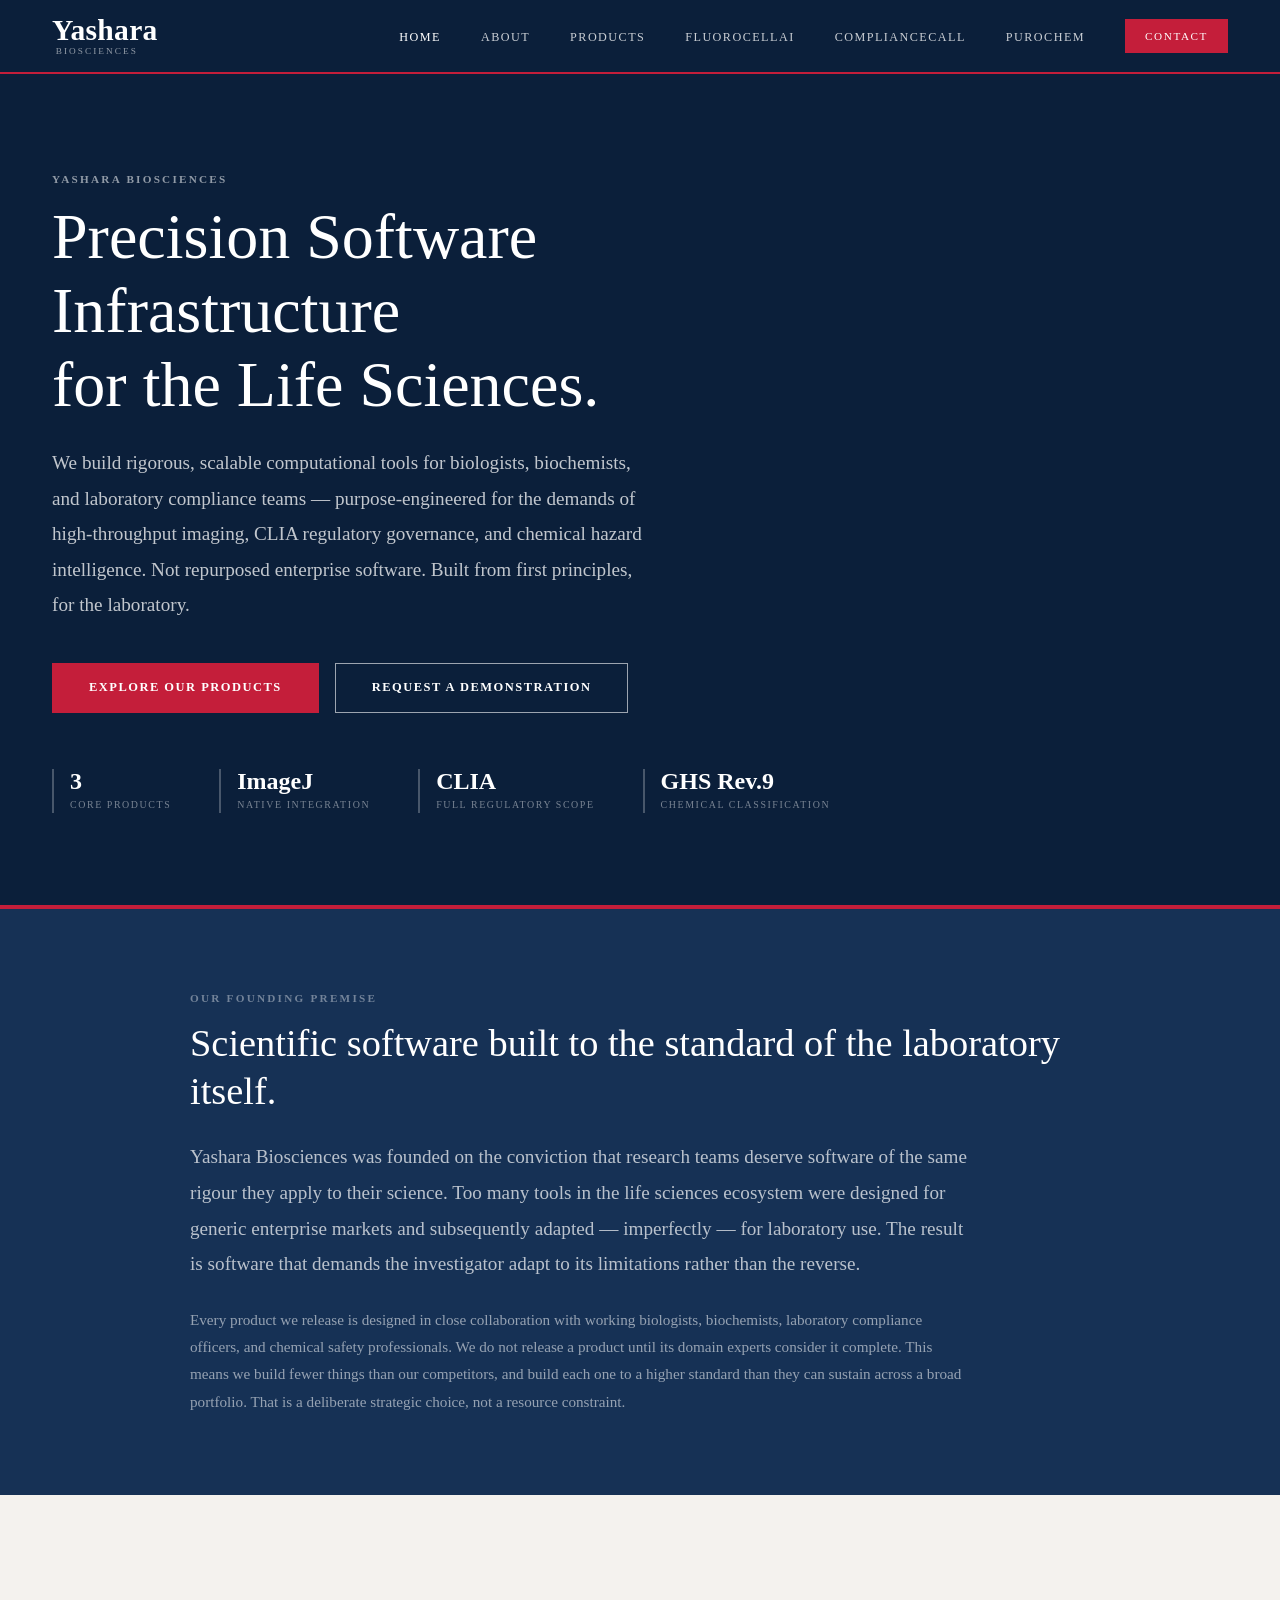
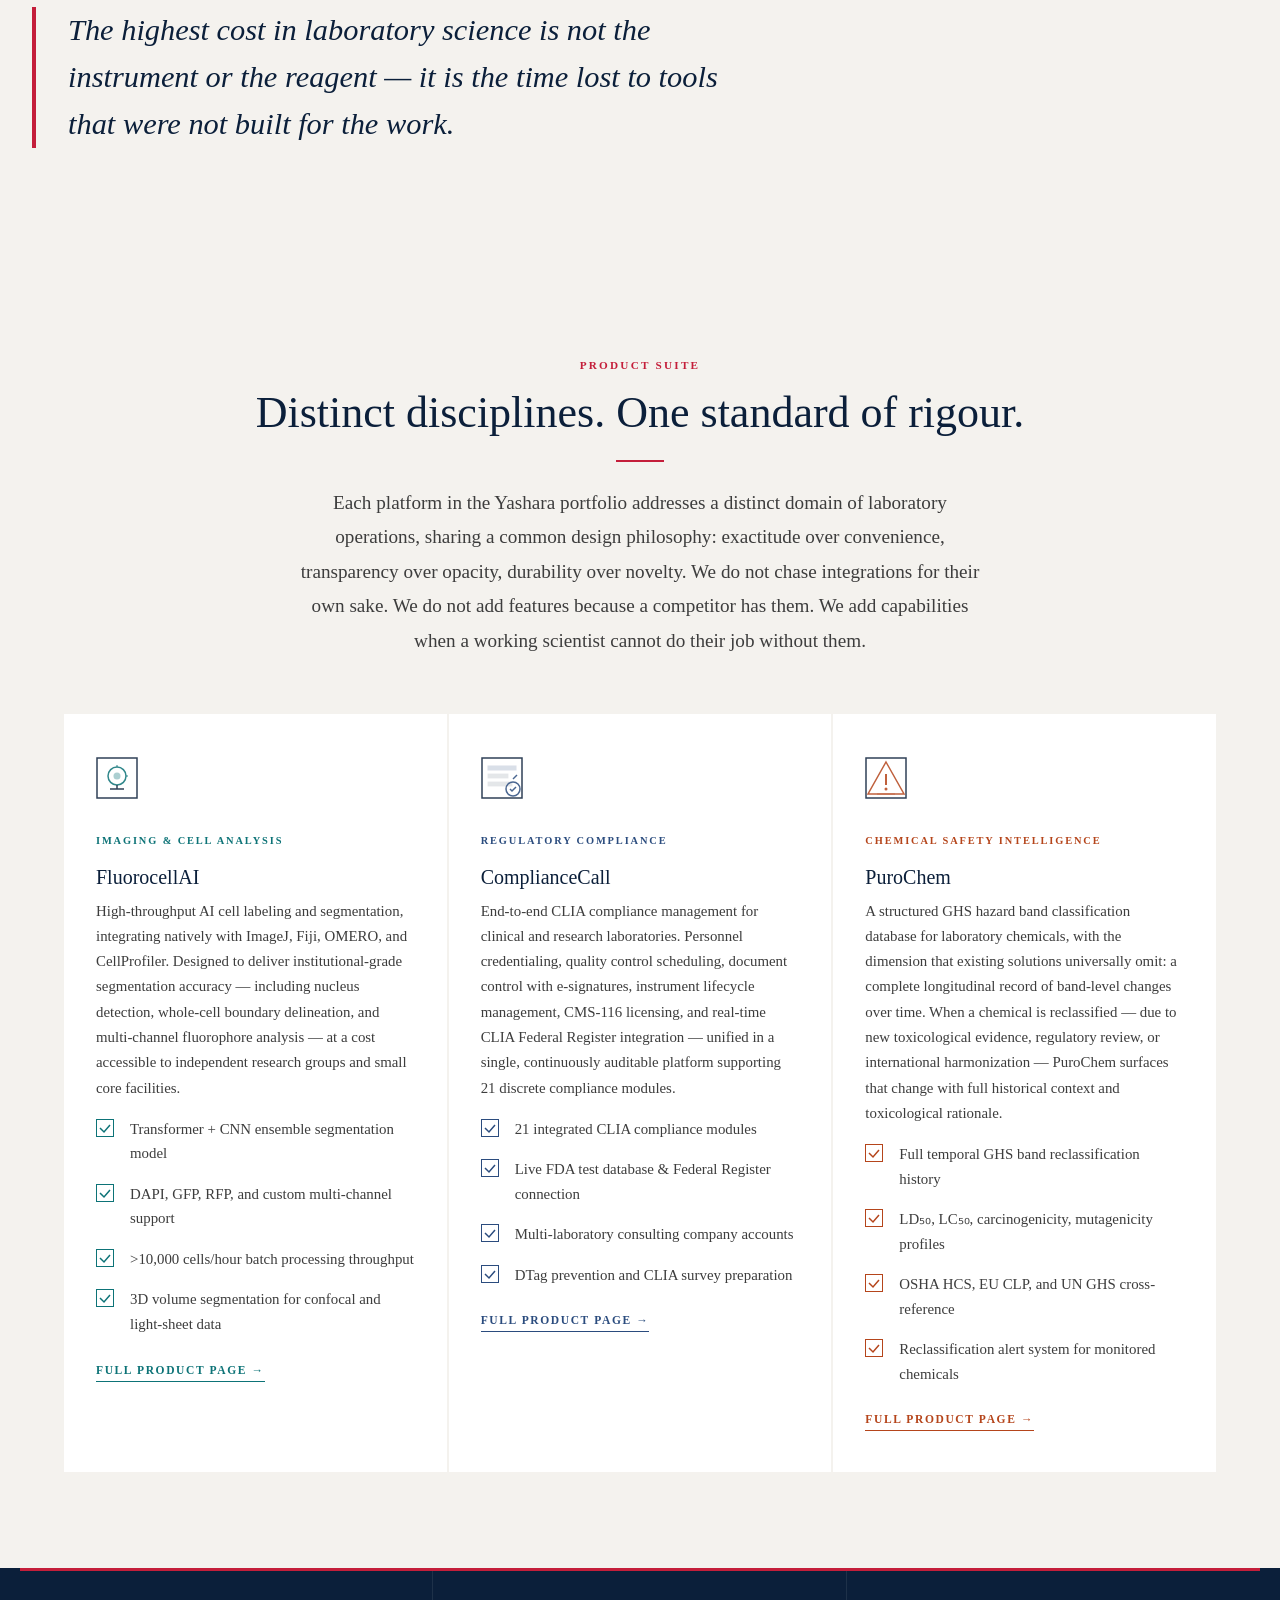
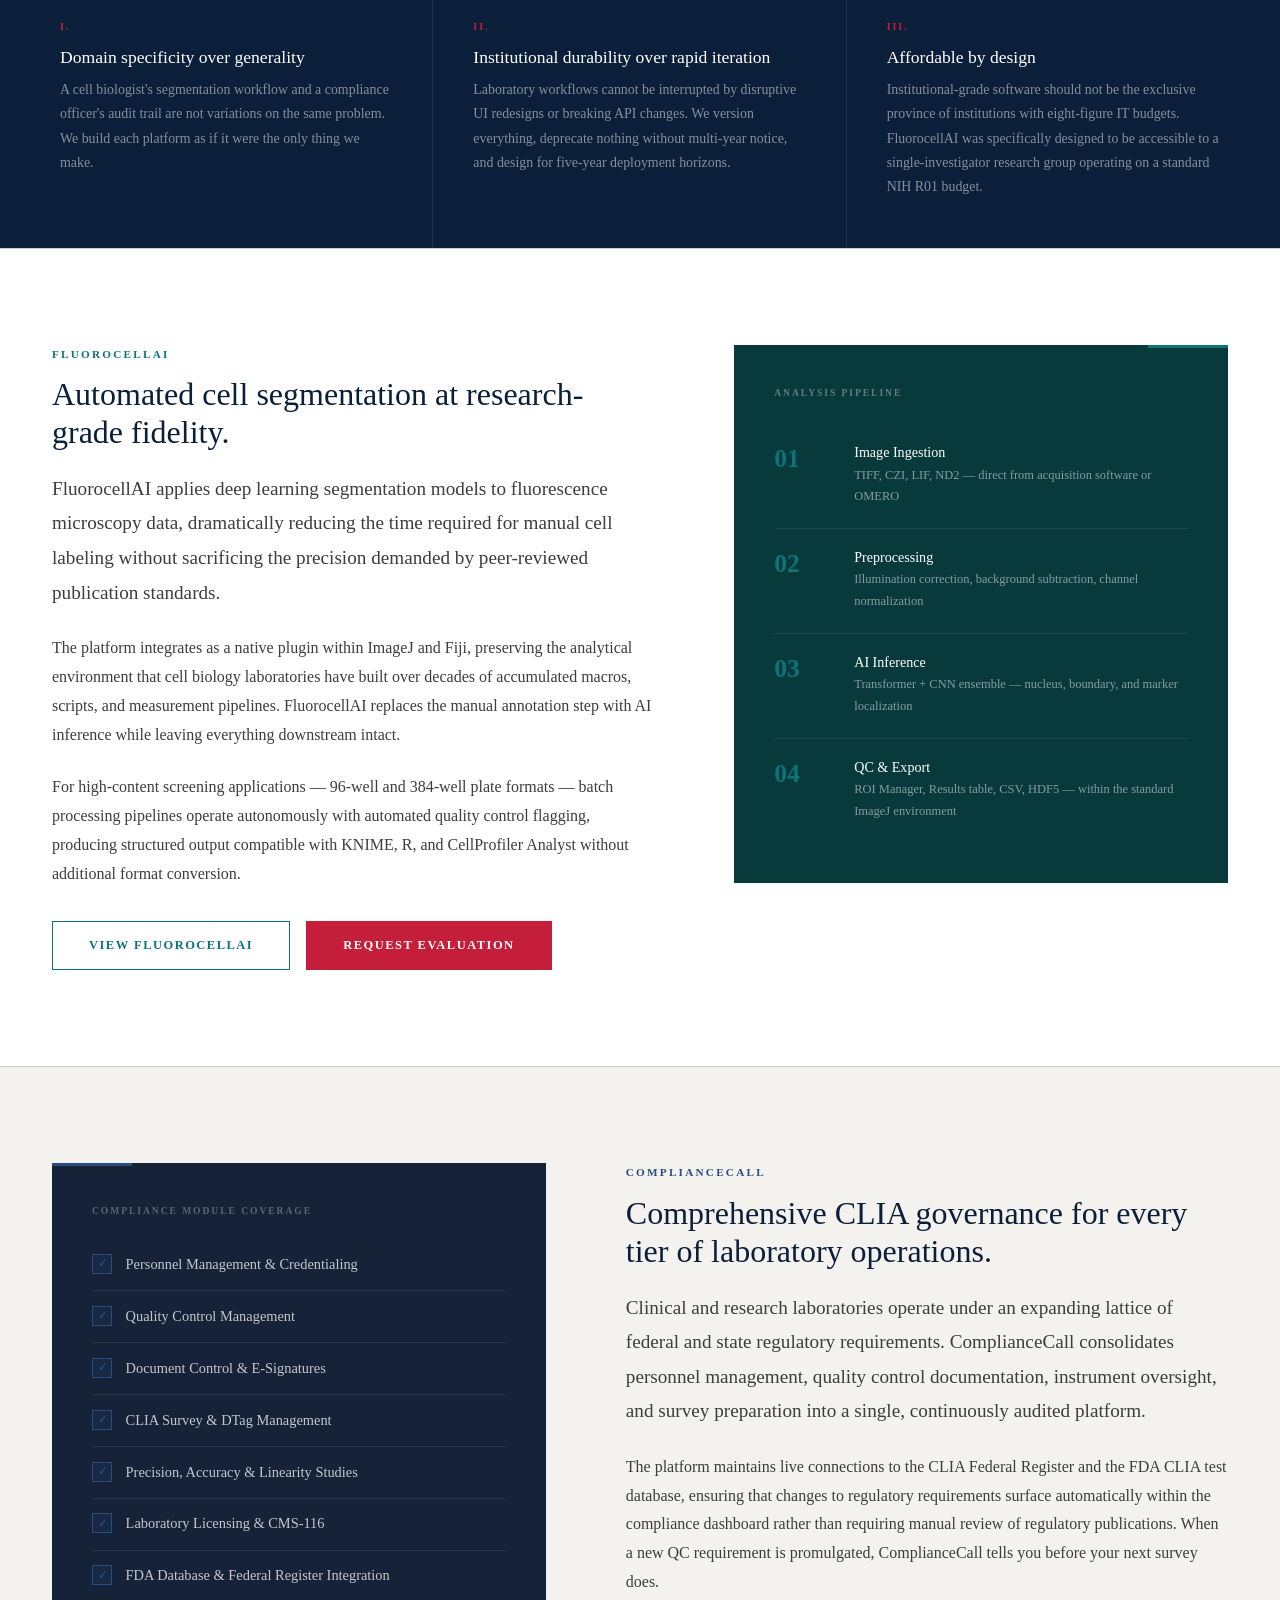
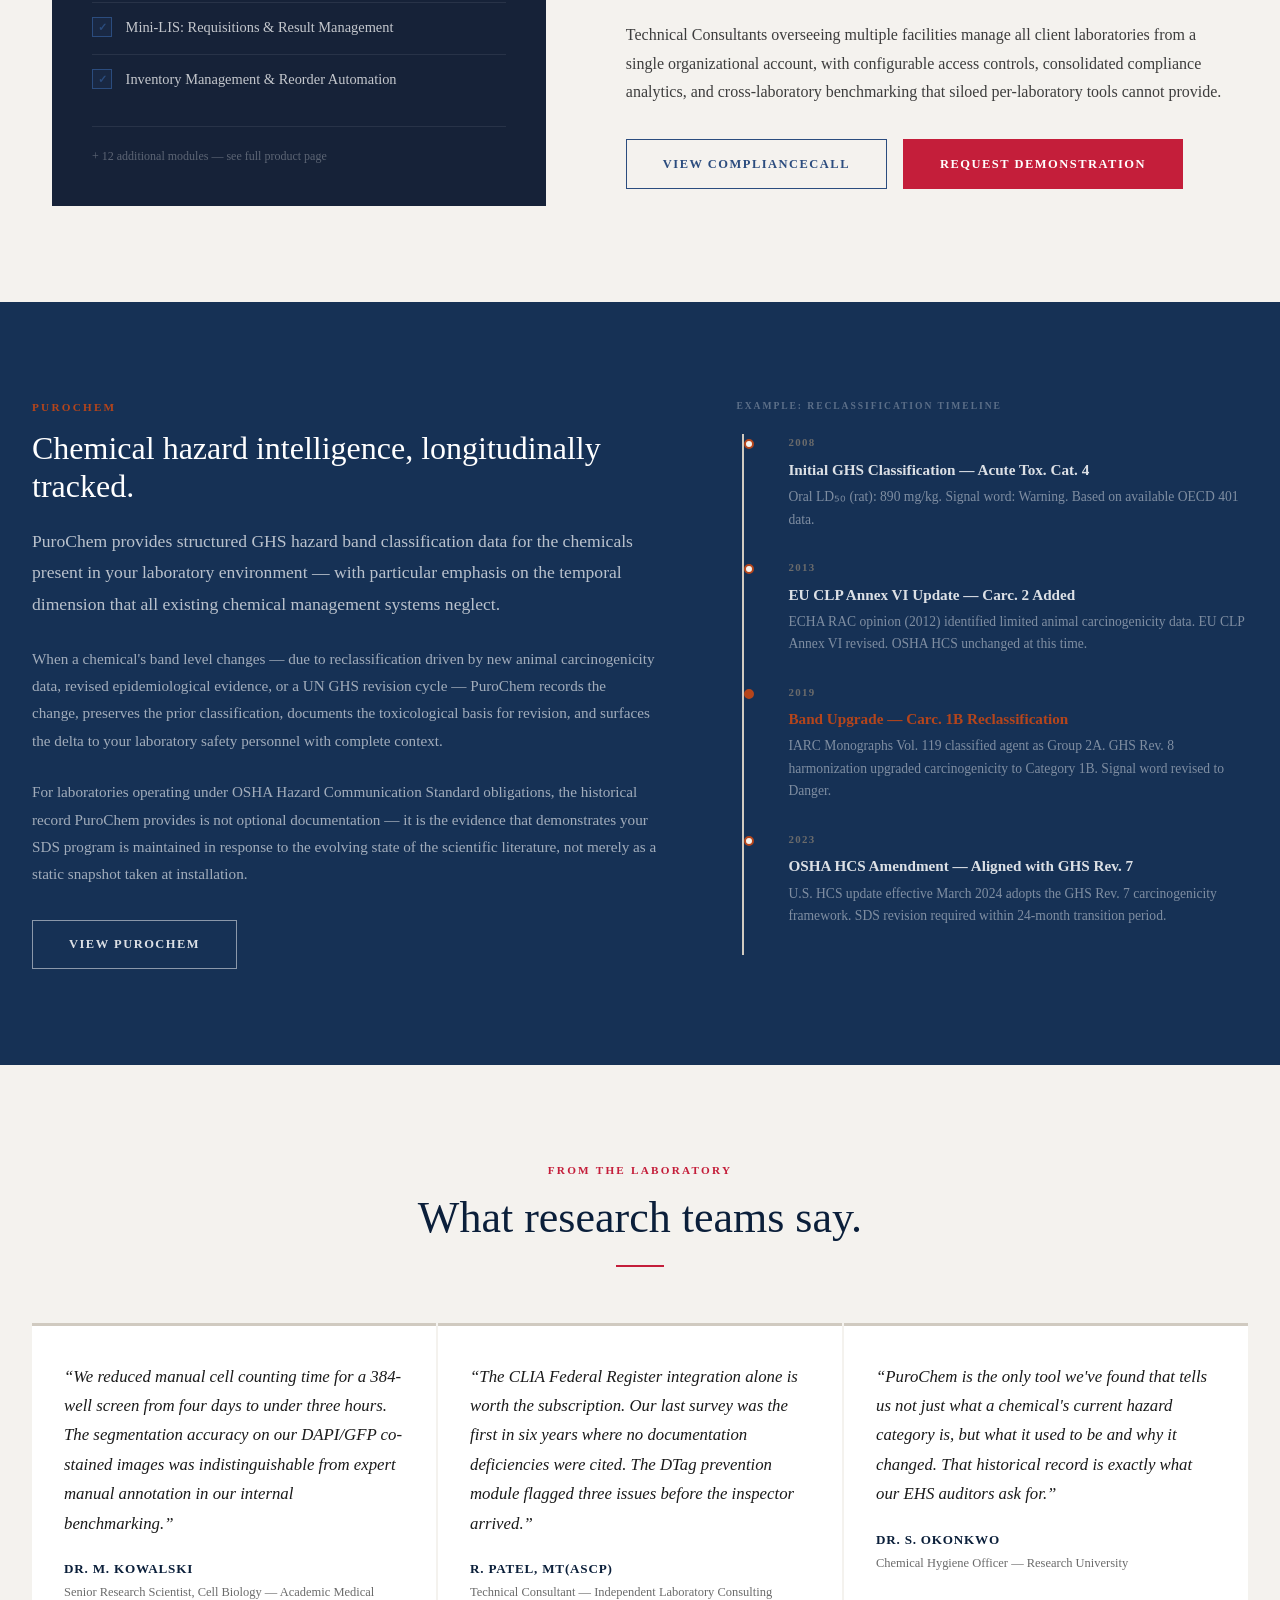
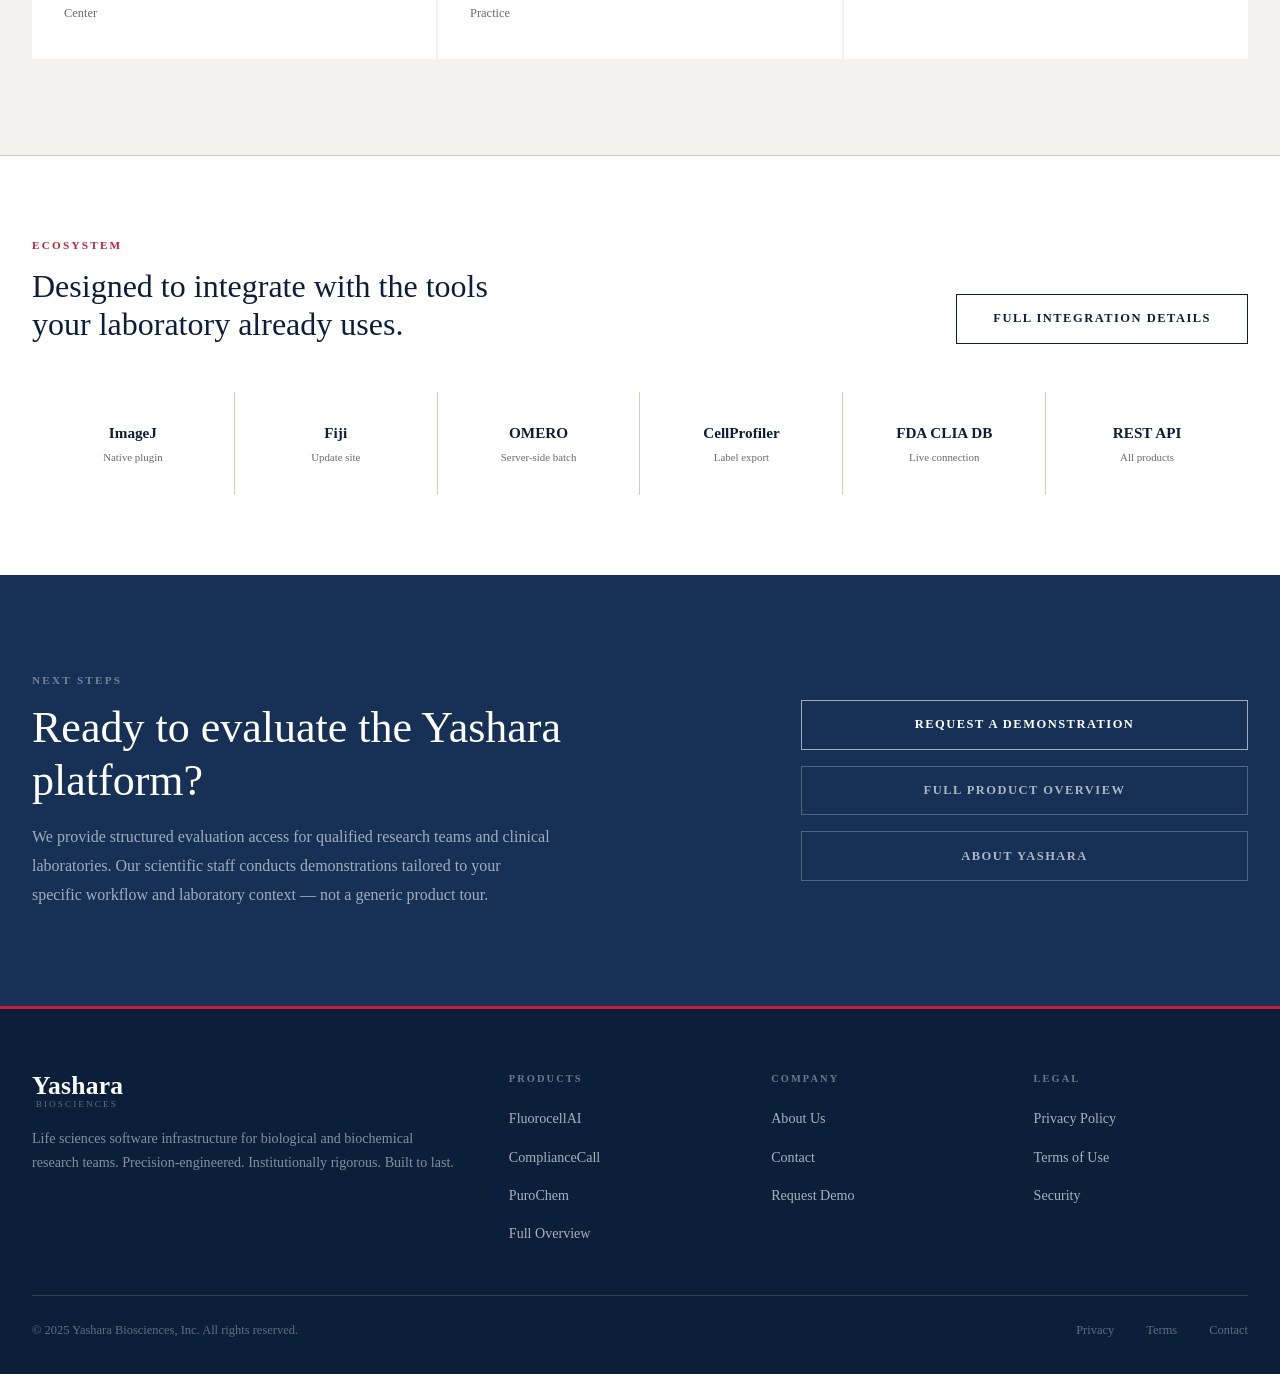
<file: index.html>
<!DOCTYPE html>
<html lang="en">
<head>
    <meta charset="UTF-8">
    <meta name="google-site-verification" content="mtCB4MaashtUbvmyQ7X1JDvn44G7voVTq1GUsXzId50" />
    <meta name="viewport" content="width=device-width, initial-scale=1.0">
    <title>Yashara Biosciences — Life Sciences Software Infrastructure</title>
    <meta name="description" content="Yashara Biosciences develops precision software infrastructure for research biology and biochemistry — FluorocellAI cell analysis, ComplianceCall CLIA management, and PuroChem chemical hazard intelligence.">
    <meta name="keywords" content="Yashara Biosciences, life sciences software, cell segmentation software, CLIA compliance software, GHS chemical hazard, FluorocellAI, ComplianceCall, PuroChem, laboratory software">
    <meta name="robots" content="index, follow">
    <link rel="canonical" href="https://yashara.us/">
    <meta property="og:title" content="Yashara Biosciences — Life Sciences Software Infrastructure">
    <meta property="og:description" content="Precision software infrastructure for research biology and biochemistry. FluorocellAI, ComplianceCall, and PuroChem.">
    <meta property="og:url" content="https://yashara.us/">
    <meta property="og:type" content="website">
    <meta property="og:site_name" content="Yashara Biosciences">
    <link rel="icon" href="favicon.svg" type="image/svg+xml">
    <link rel="stylesheet" href="css/style.css">
    <link rel="stylesheet" href="css/product-themes.css">
    <script type="application/ld+json">
    {
      "@context": "https://schema.org",
      "@type": "Organization",
      "name": "Yashara Biosciences",
      "url": "https://yashara.us",
      "logo": "https://yashara.us/favicon.svg",
      "description": "Yashara Biosciences develops precision software infrastructure for biological and biochemical research and clinical laboratory environments.",
      "email": "info@yashara.us",
      "sameAs": ["https://github.com/dhilipkumar99/YasharaBio"],
      "hasOfferCatalog": {
        "@type": "OfferCatalog",
        "name": "Yashara Product Suite",
        "itemListElement": [
          {"@type": "SoftwareApplication", "name": "FluorocellAI", "applicationCategory": "Scientific Software", "url": "https://yashara.us/fluorocellai.html"},
          {"@type": "SoftwareApplication", "name": "ComplianceCall", "applicationCategory": "Scientific Software", "url": "https://yashara.us/compliancecall.html"},
          {"@type": "SoftwareApplication", "name": "PuroChem", "applicationCategory": "Scientific Software", "url": "https://yashara.us/purochem.html"}
        ]
      }
    }
    </script>
</head>
<body>

<!-- ===================== HEADER ===================== -->
<header class="site-header">
    <div class="nav-container">
        <a href="index.html" class="nav-logo">
            <span class="nav-logo-main">Yashara</span>
            <span class="nav-logo-sub">Biosciences</span>
        </a>
        <nav class="desktop-nav">
            <ul>
                <li><a href="index.html" class="active">Home</a></li>
                <li><a href="about.html">About</a></li>
                <li><a href="products.html">Products</a></li>
                <li><a href="fluorocellai.html">FluorocellAI</a></li>
                <li><a href="compliancecall.html">ComplianceCall</a></li>
                <li><a href="purochem.html">PuroChem</a></li>
                <li><a href="contact.html" class="nav-cta btn">Contact</a></li>
            </ul>
        </nav>
        <button class="hamburger" aria-label="Open navigation menu">
            <span></span><span></span><span></span>
        </button>
    </div>
    <nav class="mobile-nav" aria-label="Mobile navigation">
        <button class="close-mobile-nav" aria-label="Close navigation">&times;</button>
        <ul>
            <li><a href="index.html">Home</a></li>
            <li><a href="about.html">About</a></li>
            <li><a href="products.html">Products</a></li>
            <li><a href="fluorocellai.html">FluorocellAI</a></li>
            <li><a href="compliancecall.html">ComplianceCall</a></li>
            <li><a href="purochem.html">PuroChem</a></li>
            <li><a href="contact.html">Contact</a></li>
        </ul>
    </nav>
</header>

<!-- ===================== HERO ===================== -->
<section class="hero" style="min-height:640px;">
    <div class="hero-bg"></div>
    <div class="hero-content" style="padding:6rem 2rem;">
        <span class="eyebrow">Yashara Biosciences</span>
        <h1 class="hero-title" style="max-width:820px;">
            Precision Software Infrastructure<br>for the Life Sciences.
        </h1>
        <p class="hero-body" style="max-width:600px;">
            We build rigorous, scalable computational tools for biologists, biochemists, and laboratory compliance teams — purpose-engineered for the demands of high-throughput imaging, CLIA regulatory governance, and chemical hazard intelligence. Not repurposed enterprise software. Built from first principles, for the laboratory.
        </p>
        <div class="hero-actions">
            <a href="products.html" class="btn btn-primary">Explore Our Products</a>
            <a href="contact.html" class="btn btn-white">Request a Demonstration</a>
        </div>
        <div style="margin-top:3.5rem;display:flex;gap:3rem;flex-wrap:wrap;">
            <div style="border-left:2px solid rgba(255,255,255,0.25);padding-left:1rem;">
                <div style="font-size:1.5rem;font-family:var(--font-serif);font-weight:600;color:#fff;line-height:1;">3</div>
                <div style="font-size:0.62rem;letter-spacing:0.16em;text-transform:uppercase;color:rgba(255,255,255,0.45);margin-top:0.25rem;">Core Products</div>
            </div>
            <div style="border-left:2px solid rgba(255,255,255,0.25);padding-left:1rem;">
                <div style="font-size:1.5rem;font-family:var(--font-serif);font-weight:600;color:#fff;line-height:1;">ImageJ</div>
                <div style="font-size:0.62rem;letter-spacing:0.16em;text-transform:uppercase;color:rgba(255,255,255,0.45);margin-top:0.25rem;">Native Integration</div>
            </div>
            <div style="border-left:2px solid rgba(255,255,255,0.25);padding-left:1rem;">
                <div style="font-size:1.5rem;font-family:var(--font-serif);font-weight:600;color:#fff;line-height:1;">CLIA</div>
                <div style="font-size:0.62rem;letter-spacing:0.16em;text-transform:uppercase;color:rgba(255,255,255,0.45);margin-top:0.25rem;">Full Regulatory Scope</div>
            </div>
            <div style="border-left:2px solid rgba(255,255,255,0.25);padding-left:1rem;">
                <div style="font-size:1.5rem;font-family:var(--font-serif);font-weight:600;color:#fff;line-height:1;">GHS Rev.9</div>
                <div style="font-size:0.62rem;letter-spacing:0.16em;text-transform:uppercase;color:rgba(255,255,255,0.45);margin-top:0.25rem;">Chemical Classification</div>
            </div>
        </div>
    </div>
</section>

<!-- ===================== MISSION STATEMENT ===================== -->
<section class="band-dark" style="padding:5rem 2rem;">
    <div style="max-width:900px;margin:0 auto;">
        <span class="eyebrow" style="color:rgba(255,255,255,0.4);">Our Founding Premise</span>
        <h2 style="color:#fff;font-size:clamp(1.6rem,3vw,2.5rem);font-family:var(--font-serif);font-weight:500;line-height:1.25;margin-bottom:1.5rem;">
            Scientific software built to the standard of the laboratory itself.
        </h2>
        <p style="color:rgba(255,255,255,0.7);font-family:var(--font-serif);font-size:clamp(1rem,1.5vw,1.2rem);line-height:1.85;max-width:780px;margin-bottom:1.5rem;">
            Yashara Biosciences was founded on the conviction that research teams deserve software of the same rigour they apply to their science. Too many tools in the life sciences ecosystem were designed for generic enterprise markets and subsequently adapted — imperfectly — for laboratory use. The result is software that demands the investigator adapt to its limitations rather than the reverse.
        </p>
        <p style="color:rgba(255,255,255,0.55);font-size:0.95rem;line-height:1.8;max-width:780px;">
            Every product we release is designed in close collaboration with working biologists, biochemists, laboratory compliance officers, and chemical safety professionals. We do not release a product until its domain experts consider it complete. This means we build fewer things than our competitors, and build each one to a higher standard than they can sustain across a broad portfolio. That is a deliberate strategic choice, not a resource constraint.
        </p>
    </div>
</section>

<!-- ===================== PULL QUOTE ===================== -->
<section style="background:var(--off-white);padding:4rem 2rem;">
    <div style="max-width:var(--max-w);margin:0 auto;">
        <div class="pull-quote fade-up">
            The highest cost in laboratory science is not the instrument or the reagent — it is the time lost to tools that were not built for the work.
        </div>
    </div>
</section>

<!-- ===================== PRODUCT SUITE OVERVIEW ===================== -->
<section class="band-light" style="padding:6rem 2rem;">
    <div class="section-header centered">
        <span class="eyebrow">Product Suite</span>
        <h2 class="display-2">Distinct disciplines. One standard of rigour.</h2>
        <span class="section-rule"></span>
        <p class="lead mt-2" style="max-width:680px;margin:1.5rem auto 0;">Each platform in the Yashara portfolio addresses a distinct domain of laboratory operations, sharing a common design philosophy: exactitude over convenience, transparency over opacity, durability over novelty. We do not chase integrations for their own sake. We do not add features because a competitor has them. We add capabilities when a working scientist cannot do their job without them.</p>
    </div>
    <div class="products-grid" style="margin-top:0;">
        <!-- FluorocellAI -->
        <div class="product-card fade-up">
            <svg class="card-icon" viewBox="0 0 42 42" fill="none" xmlns="http://www.w3.org/2000/svg">
                <rect x="1" y="1" width="40" height="40" stroke="#0B1F3A" stroke-width="1.5"/>
                <circle cx="21" cy="19" r="9" stroke="#0D7377" stroke-width="1.5"/>
                <circle cx="21" cy="19" r="3.5" fill="#0D7377" opacity="0.4"/>
                <line x1="14" y1="32" x2="28" y2="32" stroke="#0B1F3A" stroke-width="1.5"/>
                <line x1="21" y1="28" x2="21" y2="32" stroke="#0B1F3A" stroke-width="1.5"/>
                <line x1="21" y1="10" x2="21" y2="7" stroke="#0D7377" stroke-width="1" stroke-dasharray="2 2"/>
                <line x1="30" y1="19" x2="33" y2="19" stroke="#0D7377" stroke-width="1" stroke-dasharray="2 2"/>
            </svg>
            <span class="card-tag" style="color:#0D7377;">Imaging &amp; Cell Analysis</span>
            <h3>FluorocellAI</h3>
            <p>High-throughput AI cell labeling and segmentation, integrating natively with ImageJ, Fiji, OMERO, and CellProfiler. Designed to deliver institutional-grade segmentation accuracy — including nucleus detection, whole-cell boundary delineation, and multi-channel fluorophore analysis — at a cost accessible to independent research groups and small core facilities.</p>
            <ul class="feature-list" style="margin-top:1rem;">
                <li>
                    <svg class="fi-bullet" viewBox="0 0 18 18" fill="none"><rect x="0.5" y="0.5" width="17" height="17" stroke="#0D7377" stroke-width="1"/><polyline points="4,9 8,13 14,6" stroke="#0D7377" stroke-width="1.5" fill="none"/></svg>
                    Transformer + CNN ensemble segmentation model
                </li>
                <li>
                    <svg class="fi-bullet" viewBox="0 0 18 18" fill="none"><rect x="0.5" y="0.5" width="17" height="17" stroke="#0D7377" stroke-width="1"/><polyline points="4,9 8,13 14,6" stroke="#0D7377" stroke-width="1.5" fill="none"/></svg>
                    DAPI, GFP, RFP, and custom multi-channel support
                </li>
                <li>
                    <svg class="fi-bullet" viewBox="0 0 18 18" fill="none"><rect x="0.5" y="0.5" width="17" height="17" stroke="#0D7377" stroke-width="1"/><polyline points="4,9 8,13 14,6" stroke="#0D7377" stroke-width="1.5" fill="none"/></svg>
                    &gt;10,000 cells/hour batch processing throughput
                </li>
                <li>
                    <svg class="fi-bullet" viewBox="0 0 18 18" fill="none"><rect x="0.5" y="0.5" width="17" height="17" stroke="#0D7377" stroke-width="1"/><polyline points="4,9 8,13 14,6" stroke="#0D7377" stroke-width="1.5" fill="none"/></svg>
                    3D volume segmentation for confocal and light-sheet data
                </li>
            </ul>
            <a href="fluorocellai.html" class="card-link" style="color:#0D7377;">Full Product Page &rarr;</a>
        </div>
        <!-- ComplianceCall -->
        <div class="product-card fade-up">
            <svg class="card-icon" viewBox="0 0 42 42" fill="none" xmlns="http://www.w3.org/2000/svg">
                <rect x="1" y="1" width="40" height="40" stroke="#0B1F3A" stroke-width="1.5"/>
                <rect x="7" y="9" width="28" height="4" fill="#2B4C7E" opacity="0.2" stroke="#2B4C7E" stroke-width="1"/>
                <rect x="7" y="17" width="20" height="4" fill="#0B1F3A" opacity="0.12" stroke="#0B1F3A" stroke-width="0.75"/>
                <rect x="7" y="25" width="24" height="4" fill="#0B1F3A" opacity="0.12" stroke="#0B1F3A" stroke-width="0.75"/>
                <polyline points="32,22 36,18" stroke="#2B4C7E" stroke-width="1.5" fill="none"/>
                <circle cx="32" cy="32" r="7" stroke="#2B4C7E" stroke-width="1.5" fill="none"/>
                <polyline points="29,32 31,34 35,30" stroke="#2B4C7E" stroke-width="1.5" fill="none"/>
            </svg>
            <span class="card-tag" style="color:#2B4C7E;">Regulatory Compliance</span>
            <h3>ComplianceCall</h3>
            <p>End-to-end CLIA compliance management for clinical and research laboratories. Personnel credentialing, quality control scheduling, document control with e-signatures, instrument lifecycle management, CMS-116 licensing, and real-time CLIA Federal Register integration — unified in a single, continuously auditable platform supporting 21 discrete compliance modules.</p>
            <ul class="feature-list" style="margin-top:1rem;">
                <li>
                    <svg class="fi-bullet" viewBox="0 0 18 18" fill="none"><rect x="0.5" y="0.5" width="17" height="17" stroke="#2B4C7E" stroke-width="1"/><polyline points="4,9 8,13 14,6" stroke="#2B4C7E" stroke-width="1.5" fill="none"/></svg>
                    21 integrated CLIA compliance modules
                </li>
                <li>
                    <svg class="fi-bullet" viewBox="0 0 18 18" fill="none"><rect x="0.5" y="0.5" width="17" height="17" stroke="#2B4C7E" stroke-width="1"/><polyline points="4,9 8,13 14,6" stroke="#2B4C7E" stroke-width="1.5" fill="none"/></svg>
                    Live FDA test database &amp; Federal Register connection
                </li>
                <li>
                    <svg class="fi-bullet" viewBox="0 0 18 18" fill="none"><rect x="0.5" y="0.5" width="17" height="17" stroke="#2B4C7E" stroke-width="1"/><polyline points="4,9 8,13 14,6" stroke="#2B4C7E" stroke-width="1.5" fill="none"/></svg>
                    Multi-laboratory consulting company accounts
                </li>
                <li>
                    <svg class="fi-bullet" viewBox="0 0 18 18" fill="none"><rect x="0.5" y="0.5" width="17" height="17" stroke="#2B4C7E" stroke-width="1"/><polyline points="4,9 8,13 14,6" stroke="#2B4C7E" stroke-width="1.5" fill="none"/></svg>
                    DTag prevention and CLIA survey preparation
                </li>
            </ul>
            <a href="compliancecall.html" class="card-link" style="color:#2B4C7E;">Full Product Page &rarr;</a>
        </div>
        <!-- PuroChem -->
        <div class="product-card fade-up">
            <svg class="card-icon" viewBox="0 0 42 42" fill="none" xmlns="http://www.w3.org/2000/svg">
                <rect x="1" y="1" width="40" height="40" stroke="#0B1F3A" stroke-width="1.5"/>
                <polygon points="21,5 39,37 3,37" stroke="#B5451B" stroke-width="1.5" fill="none"/>
                <line x1="21" y1="17" x2="21" y2="28" stroke="#B5451B" stroke-width="2"/>
                <circle cx="21" cy="32" r="1.5" fill="#B5451B"/>
                <line x1="12" y1="37" x2="30" y2="37" stroke="#B5451B" stroke-width="0.75"/>
            </svg>
            <span class="card-tag" style="color:#B5451B;">Chemical Safety Intelligence</span>
            <h3>PuroChem</h3>
            <p>A structured GHS hazard band classification database for laboratory chemicals, with the dimension that existing solutions universally omit: a complete longitudinal record of band-level changes over time. When a chemical is reclassified — due to new toxicological evidence, regulatory review, or international harmonization — PuroChem surfaces that change with full historical context and toxicological rationale.</p>
            <ul class="feature-list" style="margin-top:1rem;">
                <li>
                    <svg class="fi-bullet" viewBox="0 0 18 18" fill="none"><rect x="0.5" y="0.5" width="17" height="17" stroke="#B5451B" stroke-width="1"/><polyline points="4,9 8,13 14,6" stroke="#B5451B" stroke-width="1.5" fill="none"/></svg>
                    Full temporal GHS band reclassification history
                </li>
                <li>
                    <svg class="fi-bullet" viewBox="0 0 18 18" fill="none"><rect x="0.5" y="0.5" width="17" height="17" stroke="#B5451B" stroke-width="1"/><polyline points="4,9 8,13 14,6" stroke="#B5451B" stroke-width="1.5" fill="none"/></svg>
                    LD&#x2085;&#x2080;, LC&#x2085;&#x2080;, carcinogenicity, mutagenicity profiles
                </li>
                <li>
                    <svg class="fi-bullet" viewBox="0 0 18 18" fill="none"><rect x="0.5" y="0.5" width="17" height="17" stroke="#B5451B" stroke-width="1"/><polyline points="4,9 8,13 14,6" stroke="#B5451B" stroke-width="1.5" fill="none"/></svg>
                    OSHA HCS, EU CLP, and UN GHS cross-reference
                </li>
                <li>
                    <svg class="fi-bullet" viewBox="0 0 18 18" fill="none"><rect x="0.5" y="0.5" width="17" height="17" stroke="#B5451B" stroke-width="1"/><polyline points="4,9 8,13 14,6" stroke="#B5451B" stroke-width="1.5" fill="none"/></svg>
                    Reclassification alert system for monitored chemicals
                </li>
            </ul>
            <a href="purochem.html" class="card-link" style="color:#B5451B;">Full Product Page &rarr;</a>
        </div>
    </div>
</section>

<!-- ===================== PHILOSOPHY STRIP ===================== -->
<section style="background:var(--navy);padding:0;">
    <div style="max-width:var(--max-w);margin:0 auto;display:grid;grid-template-columns:repeat(3,1fr);border-top:3px solid var(--red);">
        <div style="padding:3rem 2.5rem;border-right:1px solid rgba(255,255,255,0.08);">
            <div style="font-size:0.62rem;font-weight:700;letter-spacing:0.2em;text-transform:uppercase;color:var(--red);margin-bottom:0.75rem;">I.</div>
            <h4 style="color:#fff;font-family:var(--font-serif);font-size:1.1rem;margin-bottom:0.6rem;font-weight:500;">Domain specificity over generality</h4>
            <p style="color:rgba(255,255,255,0.5);font-size:0.87rem;line-height:1.75;">A cell biologist's segmentation workflow and a compliance officer's audit trail are not variations on the same problem. We build each platform as if it were the only thing we make.</p>
        </div>
        <div style="padding:3rem 2.5rem;border-right:1px solid rgba(255,255,255,0.08);">
            <div style="font-size:0.62rem;font-weight:700;letter-spacing:0.2em;text-transform:uppercase;color:var(--red);margin-bottom:0.75rem;">II.</div>
            <h4 style="color:#fff;font-family:var(--font-serif);font-size:1.1rem;margin-bottom:0.6rem;font-weight:500;">Institutional durability over rapid iteration</h4>
            <p style="color:rgba(255,255,255,0.5);font-size:0.87rem;line-height:1.75;">Laboratory workflows cannot be interrupted by disruptive UI redesigns or breaking API changes. We version everything, deprecate nothing without multi-year notice, and design for five-year deployment horizons.</p>
        </div>
        <div style="padding:3rem 2.5rem;">
            <div style="font-size:0.62rem;font-weight:700;letter-spacing:0.2em;text-transform:uppercase;color:var(--red);margin-bottom:0.75rem;">III.</div>
            <h4 style="color:#fff;font-family:var(--font-serif);font-size:1.1rem;margin-bottom:0.6rem;font-weight:500;">Affordable by design</h4>
            <p style="color:rgba(255,255,255,0.5);font-size:0.87rem;line-height:1.75;">Institutional-grade software should not be the exclusive province of institutions with eight-figure IT budgets. FluorocellAI was specifically designed to be accessible to a single-investigator research group operating on a standard NIH R01 budget.</p>
        </div>
    </div>
</section>

<!-- ===================== FLUOROCELLAI FEATURE DEEP DIVE ===================== -->
<section class="band-white" style="padding:0;border-top:1px solid var(--rule);">
    <div style="max-width:var(--max-w);margin:0 auto;padding:6rem 2rem;display:flex;gap:5rem;align-items:flex-start;flex-wrap:wrap;">
        <div style="flex:1 1 360px;">
            <span class="eyebrow" style="color:#0D7377;">FluorocellAI</span>
            <h2 class="display-3" style="margin-bottom:1.25rem;">Automated cell segmentation at research-grade fidelity.</h2>
            <p class="lead" style="margin-bottom:1.5rem;">FluorocellAI applies deep learning segmentation models to fluorescence microscopy data, dramatically reducing the time required for manual cell labeling without sacrificing the precision demanded by peer-reviewed publication standards.</p>
            <p style="line-height:1.8;margin-bottom:1.5rem;color:var(--text-mid);">The platform integrates as a native plugin within ImageJ and Fiji, preserving the analytical environment that cell biology laboratories have built over decades of accumulated macros, scripts, and measurement pipelines. FluorocellAI replaces the manual annotation step with AI inference while leaving everything downstream intact.</p>
            <p style="line-height:1.8;margin-bottom:2rem;color:var(--text-mid);">For high-content screening applications — 96-well and 384-well plate formats — batch processing pipelines operate autonomously with automated quality control flagging, producing structured output compatible with KNIME, R, and CellProfiler Analyst without additional format conversion.</p>
            <div style="display:flex;gap:1rem;flex-wrap:wrap;">
                <a href="fluorocellai.html" class="btn" style="border-color:#0D7377;color:#0D7377;">View FluorocellAI</a>
                <a href="contact.html" class="btn btn-primary">Request Evaluation</a>
            </div>
        </div>
        <div style="flex:0.8 1 300px;">
            <div style="background:#083A3C;padding:2.5rem;position:relative;overflow:hidden;">
                <div style="position:absolute;top:0;right:0;width:80px;height:3px;background:#0D7377;"></div>
                <div style="font-size:0.6rem;font-weight:600;letter-spacing:0.2em;text-transform:uppercase;color:rgba(255,255,255,0.35);margin-bottom:1.5rem;">Analysis Pipeline</div>
                <div class="process-steps" style="--rule:rgba(255,255,255,0.1);">
                    <div class="process-step" style="border-color:rgba(255,255,255,0.08);padding:1.25rem 0;">
                        <div class="process-step-num" style="color:#0D7377;font-size:1.6rem;"></div>
                        <div class="process-step-content">
                            <h4 style="color:#fff;font-size:0.88rem;margin-bottom:0.2rem;">Image Ingestion</h4>
                            <p style="color:rgba(255,255,255,0.5);font-size:0.78rem;">TIFF, CZI, LIF, ND2 — direct from acquisition software or OMERO</p>
                        </div>
                    </div>
                    <div class="process-step" style="border-color:rgba(255,255,255,0.08);padding:1.25rem 0;">
                        <div class="process-step-num" style="color:#0D7377;font-size:1.6rem;"></div>
                        <div class="process-step-content">
                            <h4 style="color:#fff;font-size:0.88rem;margin-bottom:0.2rem;">Preprocessing</h4>
                            <p style="color:rgba(255,255,255,0.5);font-size:0.78rem;">Illumination correction, background subtraction, channel normalization</p>
                        </div>
                    </div>
                    <div class="process-step" style="border-color:rgba(255,255,255,0.08);padding:1.25rem 0;">
                        <div class="process-step-num" style="color:#0D7377;font-size:1.6rem;"></div>
                        <div class="process-step-content">
                            <h4 style="color:#fff;font-size:0.88rem;margin-bottom:0.2rem;">AI Inference</h4>
                            <p style="color:rgba(255,255,255,0.5);font-size:0.78rem;">Transformer + CNN ensemble — nucleus, boundary, and marker localization</p>
                        </div>
                    </div>
                    <div class="process-step" style="border-color:rgba(255,255,255,0.08);padding:1.25rem 0;">
                        <div class="process-step-num" style="color:#0D7377;font-size:1.6rem;"></div>
                        <div class="process-step-content">
                            <h4 style="color:#fff;font-size:0.88rem;margin-bottom:0.2rem;">QC &amp; Export</h4>
                            <p style="color:rgba(255,255,255,0.5);font-size:0.78rem;">ROI Manager, Results table, CSV, HDF5 — within the standard ImageJ environment</p>
                        </div>
                    </div>
                </div>
            </div>
        </div>
    </div>
</section>

<!-- ===================== COMPLIANCECALL FEATURE DEEP DIVE ===================== -->
<section style="background:var(--off-white);padding:0;border-top:1px solid var(--rule);">
    <div style="max-width:var(--max-w);margin:0 auto;padding:6rem 2rem;display:flex;gap:5rem;align-items:flex-start;flex-wrap:wrap;flex-direction:row-reverse;">
        <div style="flex:1 1 360px;">
            <span class="eyebrow" style="color:#2B4C7E;">ComplianceCall</span>
            <h2 class="display-3" style="margin-bottom:1.25rem;">Comprehensive CLIA governance for every tier of laboratory operations.</h2>
            <p class="lead" style="margin-bottom:1.5rem;">Clinical and research laboratories operate under an expanding lattice of federal and state regulatory requirements. ComplianceCall consolidates personnel management, quality control documentation, instrument oversight, and survey preparation into a single, continuously audited platform.</p>
            <p style="line-height:1.8;margin-bottom:1.5rem;color:var(--text-mid);">The platform maintains live connections to the CLIA Federal Register and the FDA CLIA test database, ensuring that changes to regulatory requirements surface automatically within the compliance dashboard rather than requiring manual review of regulatory publications. When a new QC requirement is promulgated, ComplianceCall tells you before your next survey does.</p>
            <p style="line-height:1.8;margin-bottom:2rem;color:var(--text-mid);">Technical Consultants overseeing multiple facilities manage all client laboratories from a single organizational account, with configurable access controls, consolidated compliance analytics, and cross-laboratory benchmarking that siloed per-laboratory tools cannot provide.</p>
            <div style="display:flex;gap:1rem;flex-wrap:wrap;">
                <a href="compliancecall.html" class="btn" style="border-color:#2B4C7E;color:#2B4C7E;">View ComplianceCall</a>
                <a href="contact.html" class="btn btn-primary">Request Demonstration</a>
            </div>
        </div>
        <div style="flex:0.8 1 300px;">
            <div style="background:#162238;padding:2.5rem;position:relative;">
                <div style="position:absolute;top:0;left:0;width:80px;height:3px;background:#2B4C7E;"></div>
                <div style="font-size:0.6rem;font-weight:600;letter-spacing:0.2em;text-transform:uppercase;color:rgba(255,255,255,0.3);margin-bottom:1.25rem;">Compliance Module Coverage</div>
                <div style="display:flex;flex-direction:column;gap:0;font-size:0.82rem;">
                    <div class="checklist-row" style="border-color:rgba(255,255,255,0.08);">
                        <div class="checklist-check" style="border-color:#2B4C7E;color:#2B4C7E;background:rgba(43,76,126,0.15);">&#10003;</div>
                        <span style="color:rgba(255,255,255,0.75);">Personnel Management &amp; Credentialing</span>
                    </div>
                    <div class="checklist-row" style="border-color:rgba(255,255,255,0.08);">
                        <div class="checklist-check" style="border-color:#2B4C7E;color:#2B4C7E;background:rgba(43,76,126,0.15);">&#10003;</div>
                        <span style="color:rgba(255,255,255,0.75);">Quality Control Management</span>
                    </div>
                    <div class="checklist-row" style="border-color:rgba(255,255,255,0.08);">
                        <div class="checklist-check" style="border-color:#2B4C7E;color:#2B4C7E;background:rgba(43,76,126,0.15);">&#10003;</div>
                        <span style="color:rgba(255,255,255,0.75);">Document Control &amp; E-Signatures</span>
                    </div>
                    <div class="checklist-row" style="border-color:rgba(255,255,255,0.08);">
                        <div class="checklist-check" style="border-color:#2B4C7E;color:#2B4C7E;background:rgba(43,76,126,0.15);">&#10003;</div>
                        <span style="color:rgba(255,255,255,0.75);">CLIA Survey &amp; DTag Management</span>
                    </div>
                    <div class="checklist-row" style="border-color:rgba(255,255,255,0.08);">
                        <div class="checklist-check" style="border-color:#2B4C7E;color:#2B4C7E;background:rgba(43,76,126,0.15);">&#10003;</div>
                        <span style="color:rgba(255,255,255,0.75);">Precision, Accuracy &amp; Linearity Studies</span>
                    </div>
                    <div class="checklist-row" style="border-color:rgba(255,255,255,0.08);">
                        <div class="checklist-check" style="border-color:#2B4C7E;color:#2B4C7E;background:rgba(43,76,126,0.15);">&#10003;</div>
                        <span style="color:rgba(255,255,255,0.75);">Laboratory Licensing &amp; CMS-116</span>
                    </div>
                    <div class="checklist-row" style="border-color:rgba(255,255,255,0.08);">
                        <div class="checklist-check" style="border-color:#2B4C7E;color:#2B4C7E;background:rgba(43,76,126,0.15);">&#10003;</div>
                        <span style="color:rgba(255,255,255,0.75);">FDA Database &amp; Federal Register Integration</span>
                    </div>
                    <div class="checklist-row" style="border-color:rgba(255,255,255,0.08);">
                        <div class="checklist-check" style="border-color:#2B4C7E;color:#2B4C7E;background:rgba(43,76,126,0.15);">&#10003;</div>
                        <span style="color:rgba(255,255,255,0.75);">Mini-LIS: Requisitions &amp; Result Management</span>
                    </div>
                    <div class="checklist-row" style="border-color:transparent;">
                        <div class="checklist-check" style="border-color:#2B4C7E;color:#2B4C7E;background:rgba(43,76,126,0.15);">&#10003;</div>
                        <span style="color:rgba(255,255,255,0.75);">Inventory Management &amp; Reorder Automation</span>
                    </div>
                </div>
                <div style="margin-top:1.25rem;padding-top:1.25rem;border-top:1px solid rgba(255,255,255,0.08);font-size:0.75rem;color:rgba(255,255,255,0.3);">+ 12 additional modules — see full product page</div>
            </div>
        </div>
    </div>
</section>

<!-- ===================== PUROCHEM FEATURE DEEP DIVE ===================== -->
<section class="band-dark" style="padding:6rem 2rem;">
    <div style="max-width:var(--max-w);margin:0 auto;display:flex;gap:5rem;align-items:flex-start;flex-wrap:wrap;">
        <div style="flex:1 1 360px;">
            <span class="eyebrow" style="color:#B5451B;">PuroChem</span>
            <h2 class="display-3" style="color:#fff;margin-bottom:1.25rem;">Chemical hazard intelligence, longitudinally tracked.</h2>
            <p style="color:rgba(255,255,255,0.7);font-family:var(--font-serif);font-size:1.1rem;line-height:1.8;margin-bottom:1.5rem;">PuroChem provides structured GHS hazard band classification data for the chemicals present in your laboratory environment — with particular emphasis on the temporal dimension that all existing chemical management systems neglect.</p>
            <p style="color:rgba(255,255,255,0.6);line-height:1.8;margin-bottom:1.5rem;font-size:0.95rem;">When a chemical's band level changes — due to reclassification driven by new animal carcinogenicity data, revised epidemiological evidence, or a UN GHS revision cycle — PuroChem records the change, preserves the prior classification, documents the toxicological basis for revision, and surfaces the delta to your laboratory safety personnel with complete context.</p>
            <p style="color:rgba(255,255,255,0.6);line-height:1.8;margin-bottom:2rem;font-size:0.95rem;">For laboratories operating under OSHA Hazard Communication Standard obligations, the historical record PuroChem provides is not optional documentation — it is the evidence that demonstrates your SDS program is maintained in response to the evolving state of the scientific literature, not merely as a static snapshot taken at installation.</p>
            <a href="purochem.html" class="btn" style="border-color:rgba(255,255,255,0.5);color:rgba(255,255,255,0.85);">View PuroChem</a>
        </div>
        <div style="flex:0.8 1 300px;">
            <div style="font-size:0.6rem;font-weight:600;letter-spacing:0.2em;text-transform:uppercase;color:rgba(255,255,255,0.3);margin-bottom:1.25rem;">Example: Reclassification Timeline</div>
            <div class="chem-timeline theme-purochem">
                <div class="chem-event">
                    <div class="chem-event-date">2008</div>
                    <div class="chem-event-title" style="color:rgba(255,255,255,0.85);">Initial GHS Classification — Acute Tox. Cat. 4</div>
                    <div class="chem-event-body" style="color:rgba(255,255,255,0.45);">Oral LD&#x2085;&#x2080; (rat): 890 mg/kg. Signal word: Warning. Based on available OECD 401 data.</div>
                </div>
                <div class="chem-event">
                    <div class="chem-event-date">2013</div>
                    <div class="chem-event-title" style="color:rgba(255,255,255,0.85);">EU CLP Annex VI Update — Carc. 2 Added</div>
                    <div class="chem-event-body" style="color:rgba(255,255,255,0.45);">ECHA RAC opinion (2012) identified limited animal carcinogenicity data. EU CLP Annex VI revised. OSHA HCS unchanged at this time.</div>
                </div>
                <div class="chem-event upgrade">
                    <div class="chem-event-date">2019</div>
                    <div class="chem-event-title" style="color:#B5451B;">Band Upgrade — Carc. 1B Reclassification</div>
                    <div class="chem-event-body" style="color:rgba(255,255,255,0.45);">IARC Monographs Vol. 119 classified agent as Group 2A. GHS Rev. 8 harmonization upgraded carcinogenicity to Category 1B. Signal word revised to Danger.</div>
                </div>
                <div class="chem-event">
                    <div class="chem-event-date">2023</div>
                    <div class="chem-event-title" style="color:rgba(255,255,255,0.85);">OSHA HCS Amendment — Aligned with GHS Rev. 7</div>
                    <div class="chem-event-body" style="color:rgba(255,255,255,0.45);">U.S. HCS update effective March 2024 adopts the GHS Rev. 7 carcinogenicity framework. SDS revision required within 24-month transition period.</div>
                </div>
            </div>
        </div>
    </div>
</section>

<!-- ===================== TESTIMONIALS ===================== -->
<section class="band-light" style="padding:6rem 2rem;">
    <div class="section-header centered">
        <span class="eyebrow">From the Laboratory</span>
        <h2 class="display-2">What research teams say.</h2>
        <span class="section-rule"></span>
    </div>
    <div style="max-width:var(--max-w);margin:0 auto;display:grid;grid-template-columns:repeat(3,1fr);gap:2px;margin-top:3.5rem;">
        <div class="testimonial-card fade-up">
            <blockquote>We reduced manual cell counting time for a 384-well screen from four days to under three hours. The segmentation accuracy on our DAPI/GFP co-stained images was indistinguishable from expert manual annotation in our internal benchmarking.</blockquote>
            <div class="testimonial-meta">
                <span class="testimonial-name">Dr. M. Kowalski</span>
                <span class="testimonial-role">Senior Research Scientist, Cell Biology — Academic Medical Center</span>
            </div>
        </div>
        <div class="testimonial-card fade-up">
            <blockquote>The CLIA Federal Register integration alone is worth the subscription. Our last survey was the first in six years where no documentation deficiencies were cited. The DTag prevention module flagged three issues before the inspector arrived.</blockquote>
            <div class="testimonial-meta">
                <span class="testimonial-name">R. Patel, MT(ASCP)</span>
                <span class="testimonial-role">Technical Consultant — Independent Laboratory Consulting Practice</span>
            </div>
        </div>
        <div class="testimonial-card fade-up">
            <blockquote>PuroChem is the only tool we've found that tells us not just what a chemical's current hazard category is, but what it used to be and why it changed. That historical record is exactly what our EHS auditors ask for.</blockquote>
            <div class="testimonial-meta">
                <span class="testimonial-name">Dr. S. Okonkwo</span>
                <span class="testimonial-role">Chemical Hygiene Officer — Research University</span>
            </div>
        </div>
    </div>
</section>

<!-- ===================== INTEGRATION ECOSYSTEM ===================== -->
<section class="band-white" style="padding:5rem 2rem;border-top:1px solid var(--rule);">
    <div style="max-width:var(--max-w);margin:0 auto;">
        <div style="display:flex;justify-content:space-between;align-items:flex-end;flex-wrap:wrap;gap:1.5rem;margin-bottom:3rem;">
            <div>
                <span class="eyebrow">Ecosystem</span>
                <h2 class="display-3" style="max-width:480px;">Designed to integrate with the tools your laboratory already uses.</h2>
            </div>
            <a href="products.html" class="btn">Full Integration Details</a>
        </div>
        <div style="display:grid;grid-template-columns:repeat(6,1fr);gap:1px;background:var(--rule);">
            <div style="background:var(--white);padding:1.75rem 1.25rem;text-align:center;">
                <div style="font-size:0.95rem;font-weight:600;color:var(--navy);font-family:var(--font-serif);margin-bottom:0.3rem;">ImageJ</div>
                <div style="font-size:0.68rem;color:var(--text-light);">Native plugin</div>
            </div>
            <div style="background:var(--white);padding:1.75rem 1.25rem;text-align:center;">
                <div style="font-size:0.95rem;font-weight:600;color:var(--navy);font-family:var(--font-serif);margin-bottom:0.3rem;">Fiji</div>
                <div style="font-size:0.68rem;color:var(--text-light);">Update site</div>
            </div>
            <div style="background:var(--white);padding:1.75rem 1.25rem;text-align:center;">
                <div style="font-size:0.95rem;font-weight:600;color:var(--navy);font-family:var(--font-serif);margin-bottom:0.3rem;">OMERO</div>
                <div style="font-size:0.68rem;color:var(--text-light);">Server-side batch</div>
            </div>
            <div style="background:var(--white);padding:1.75rem 1.25rem;text-align:center;">
                <div style="font-size:0.95rem;font-weight:600;color:var(--navy);font-family:var(--font-serif);margin-bottom:0.3rem;">CellProfiler</div>
                <div style="font-size:0.68rem;color:var(--text-light);">Label export</div>
            </div>
            <div style="background:var(--white);padding:1.75rem 1.25rem;text-align:center;">
                <div style="font-size:0.95rem;font-weight:600;color:var(--navy);font-family:var(--font-serif);margin-bottom:0.3rem;">FDA CLIA DB</div>
                <div style="font-size:0.68rem;color:var(--text-light);">Live connection</div>
            </div>
            <div style="background:var(--white);padding:1.75rem 1.25rem;text-align:center;">
                <div style="font-size:0.95rem;font-weight:600;color:var(--navy);font-family:var(--font-serif);margin-bottom:0.3rem;">REST API</div>
                <div style="font-size:0.68rem;color:var(--text-light);">All products</div>
            </div>
        </div>
    </div>
</section>

<!-- ===================== CLOSING CTA ===================== -->
<section class="band-dark" style="padding:6rem 2rem;">
    <div style="max-width:var(--max-w);margin:0 auto;display:flex;gap:4rem;align-items:center;flex-wrap:wrap;">
        <div style="flex:1 1 360px;">
            <span class="eyebrow" style="color:rgba(255,255,255,0.4);">Next Steps</span>
            <h2 class="display-2" style="color:#fff;margin-bottom:1rem;">Ready to evaluate the Yashara platform?</h2>
            <p style="color:rgba(255,255,255,0.6);font-size:1rem;line-height:1.8;max-width:520px;">We provide structured evaluation access for qualified research teams and clinical laboratories. Our scientific staff conducts demonstrations tailored to your specific workflow and laboratory context — not a generic product tour.</p>
        </div>
        <div style="flex:0.6 1 240px;display:flex;flex-direction:column;gap:1rem;">
            <a href="contact.html" class="btn btn-white" style="text-align:center;">Request a Demonstration</a>
            <a href="products.html" class="btn" style="border-color:rgba(255,255,255,0.25);color:rgba(255,255,255,0.65);text-align:center;">Full Product Overview</a>
            <a href="about.html" class="btn" style="border-color:rgba(255,255,255,0.25);color:rgba(255,255,255,0.65);text-align:center;">About Yashara</a>
        </div>
    </div>
</section>

<!-- ===================== FOOTER ===================== -->
<footer class="site-footer">
    <div class="footer-grid">
        <div class="footer-brand">
            <a href="index.html" class="nav-logo" style="text-decoration:none;">
                <span class="nav-logo-main">Yashara</span>
                <span class="nav-logo-sub">Biosciences</span>
            </a>
            <p>Life sciences software infrastructure for biological and biochemical research teams. Precision-engineered. Institutionally rigorous. Built to last.</p>
        </div>
        <div class="footer-col">
            <h5>Products</h5>
            <ul>
                <li><a href="fluorocellai.html">FluorocellAI</a></li>
                <li><a href="compliancecall.html">ComplianceCall</a></li>
                <li><a href="purochem.html">PuroChem</a></li>
                <li><a href="products.html">Full Overview</a></li>
            </ul>
        </div>
        <div class="footer-col">
            <h5>Company</h5>
            <ul>
                <li><a href="about.html">About Us</a></li>
                <li><a href="contact.html">Contact</a></li>
                <li><a href="contact.html">Request Demo</a></li>
            </ul>
        </div>
        <div class="footer-col">
            <h5>Legal</h5>
            <ul>
                <li><a href="privacy.html">Privacy Policy</a></li>
                <li><a href="terms.html">Terms of Use</a></li>
                <li><a href="security.html">Security</a></li>
            </ul>
        </div>
    </div>
    <div class="footer-bottom">
        <p>&copy; 2025 Yashara Biosciences, Inc. All rights reserved.</p>
        <div style="display:flex;gap:2rem;">
            <a href="privacy.html">Privacy</a>
            <a href="terms.html">Terms</a>
            <a href="contact.html">Contact</a>
        </div>
    </div>
</footer>

<script src="js/main.js"></script>
</body>
</html>
</file>
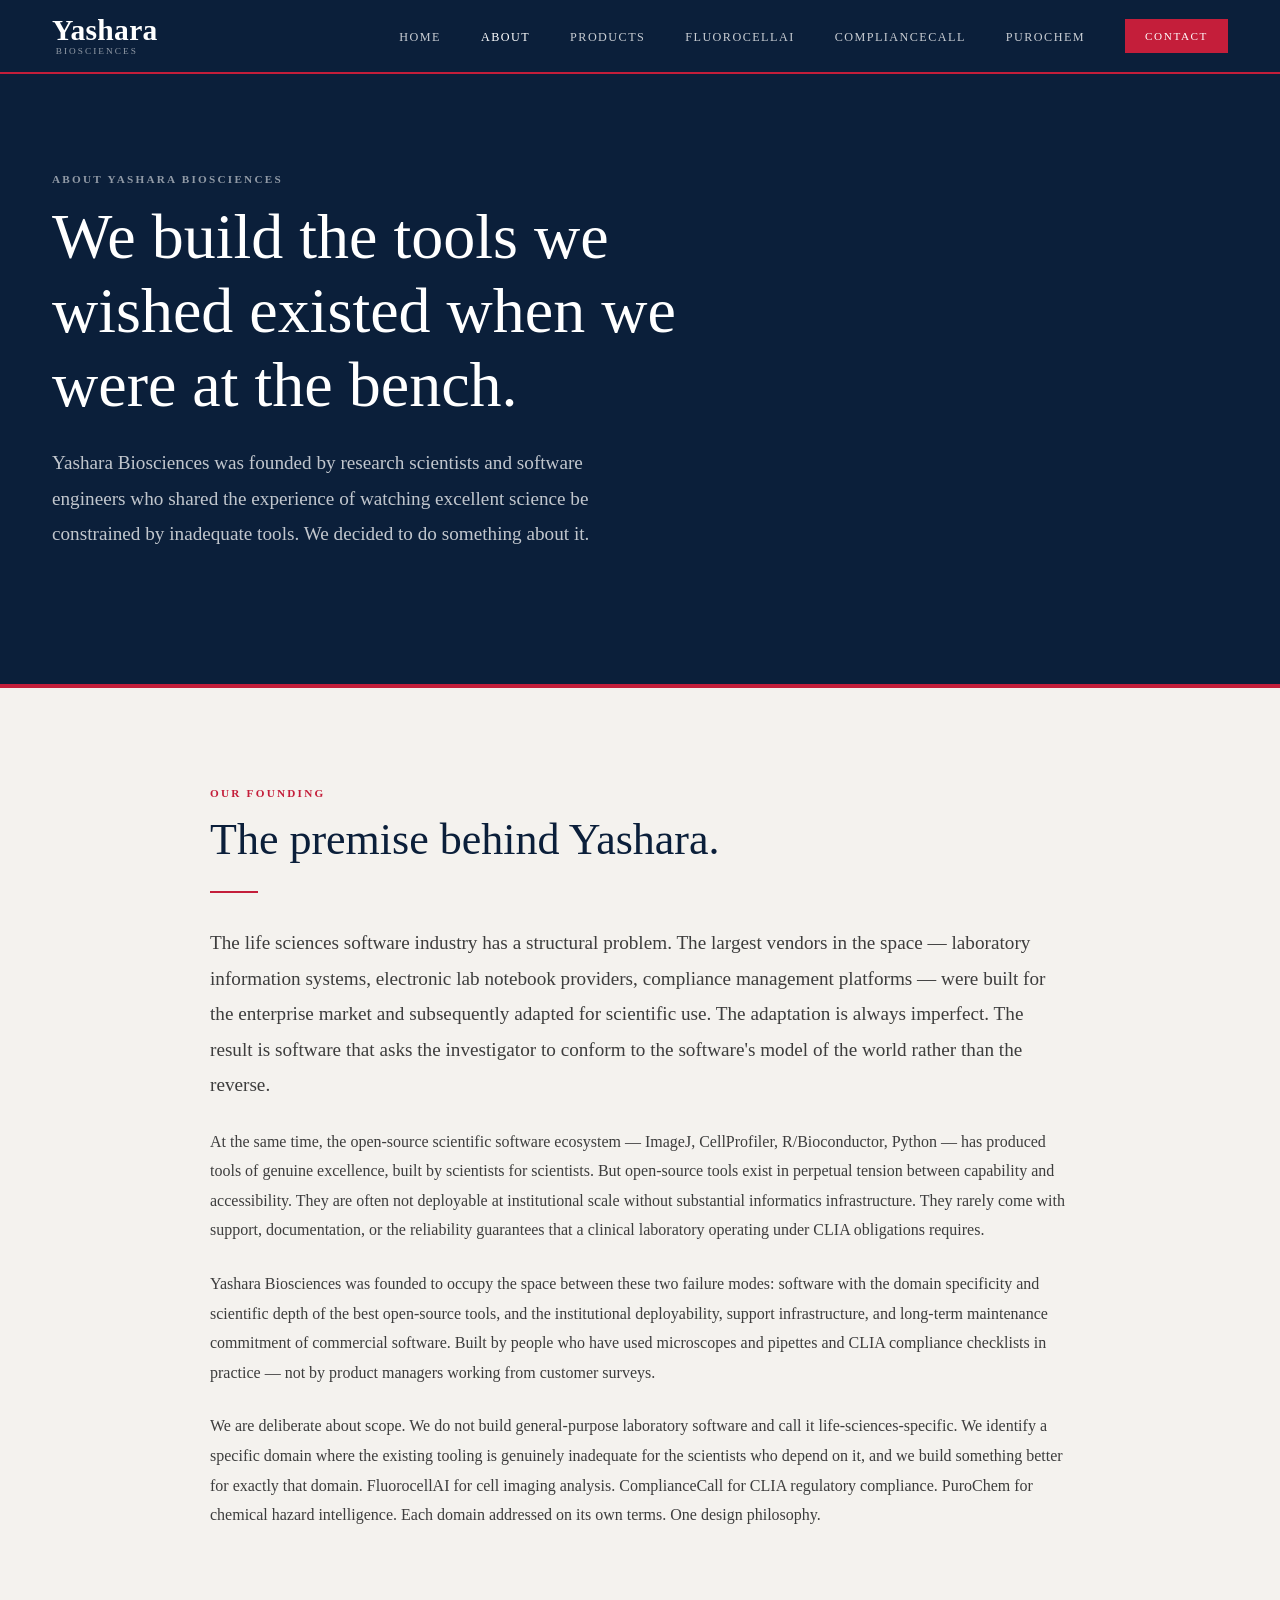
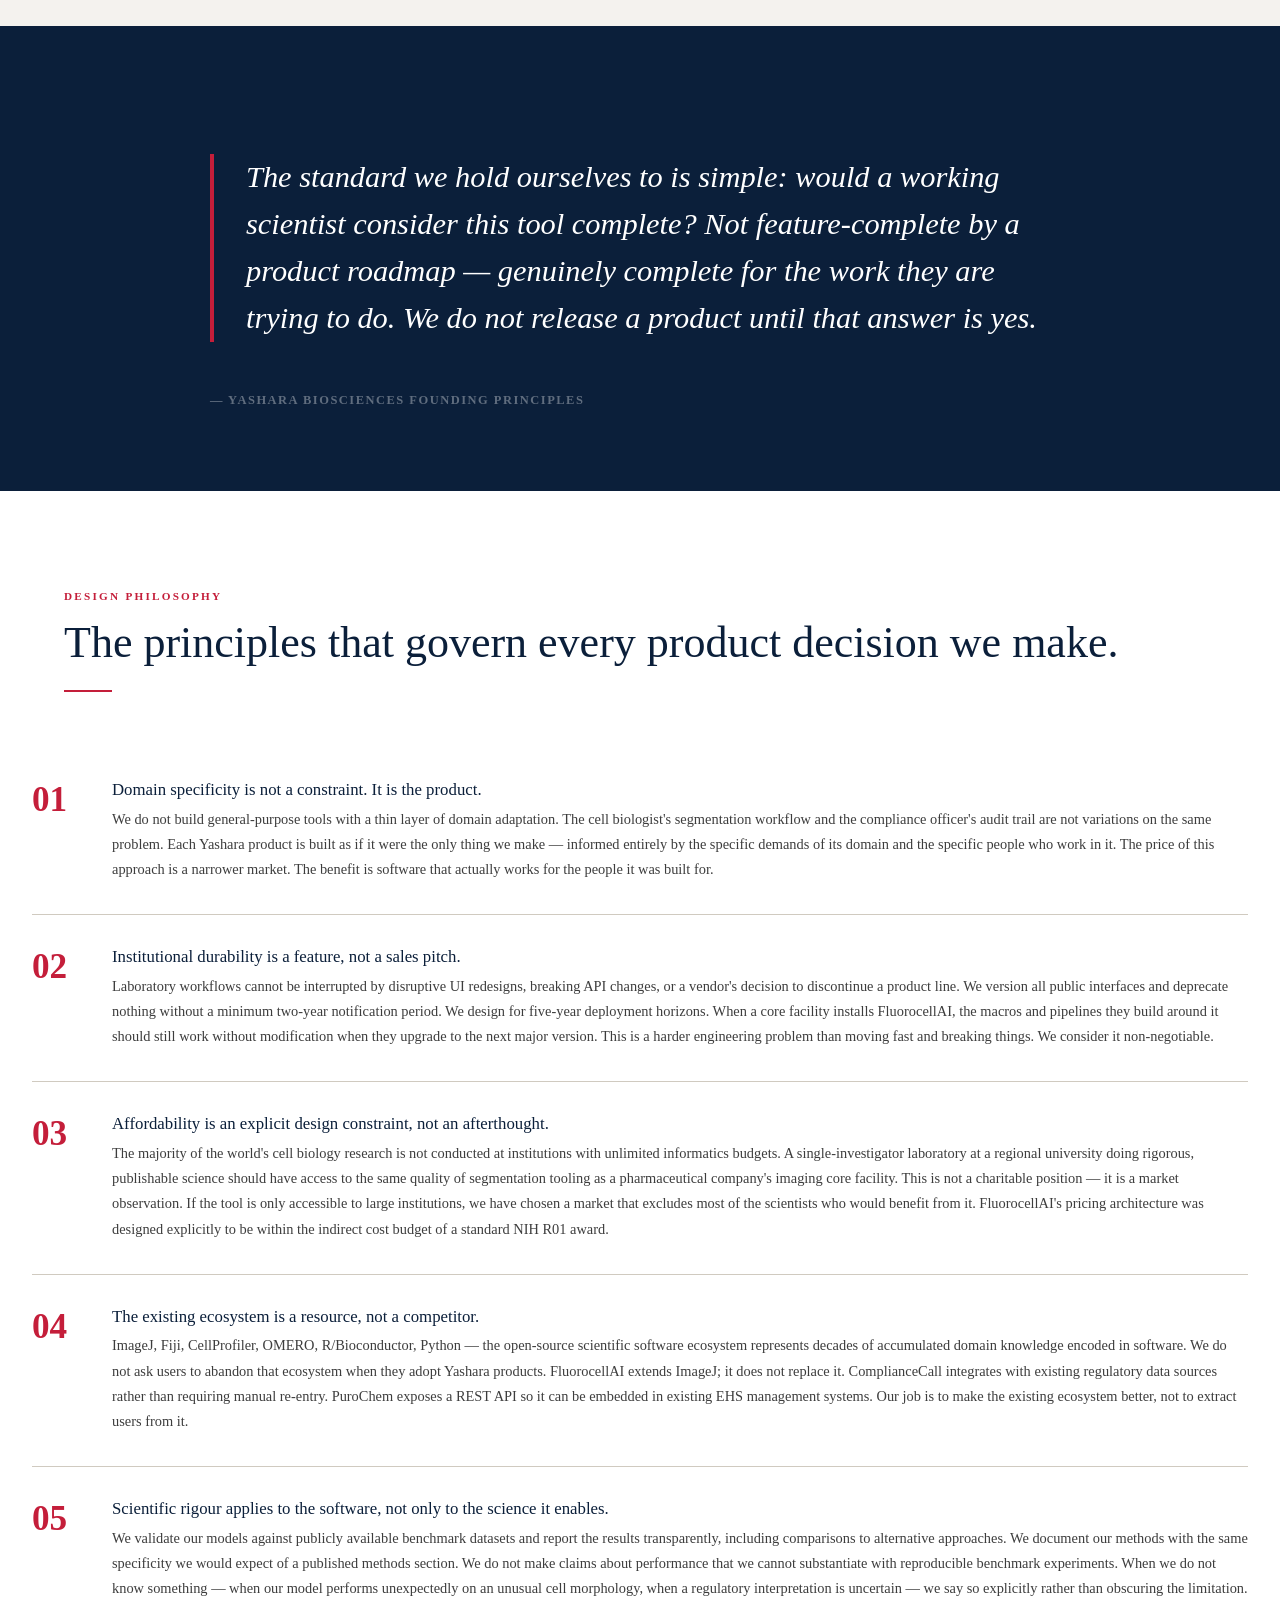
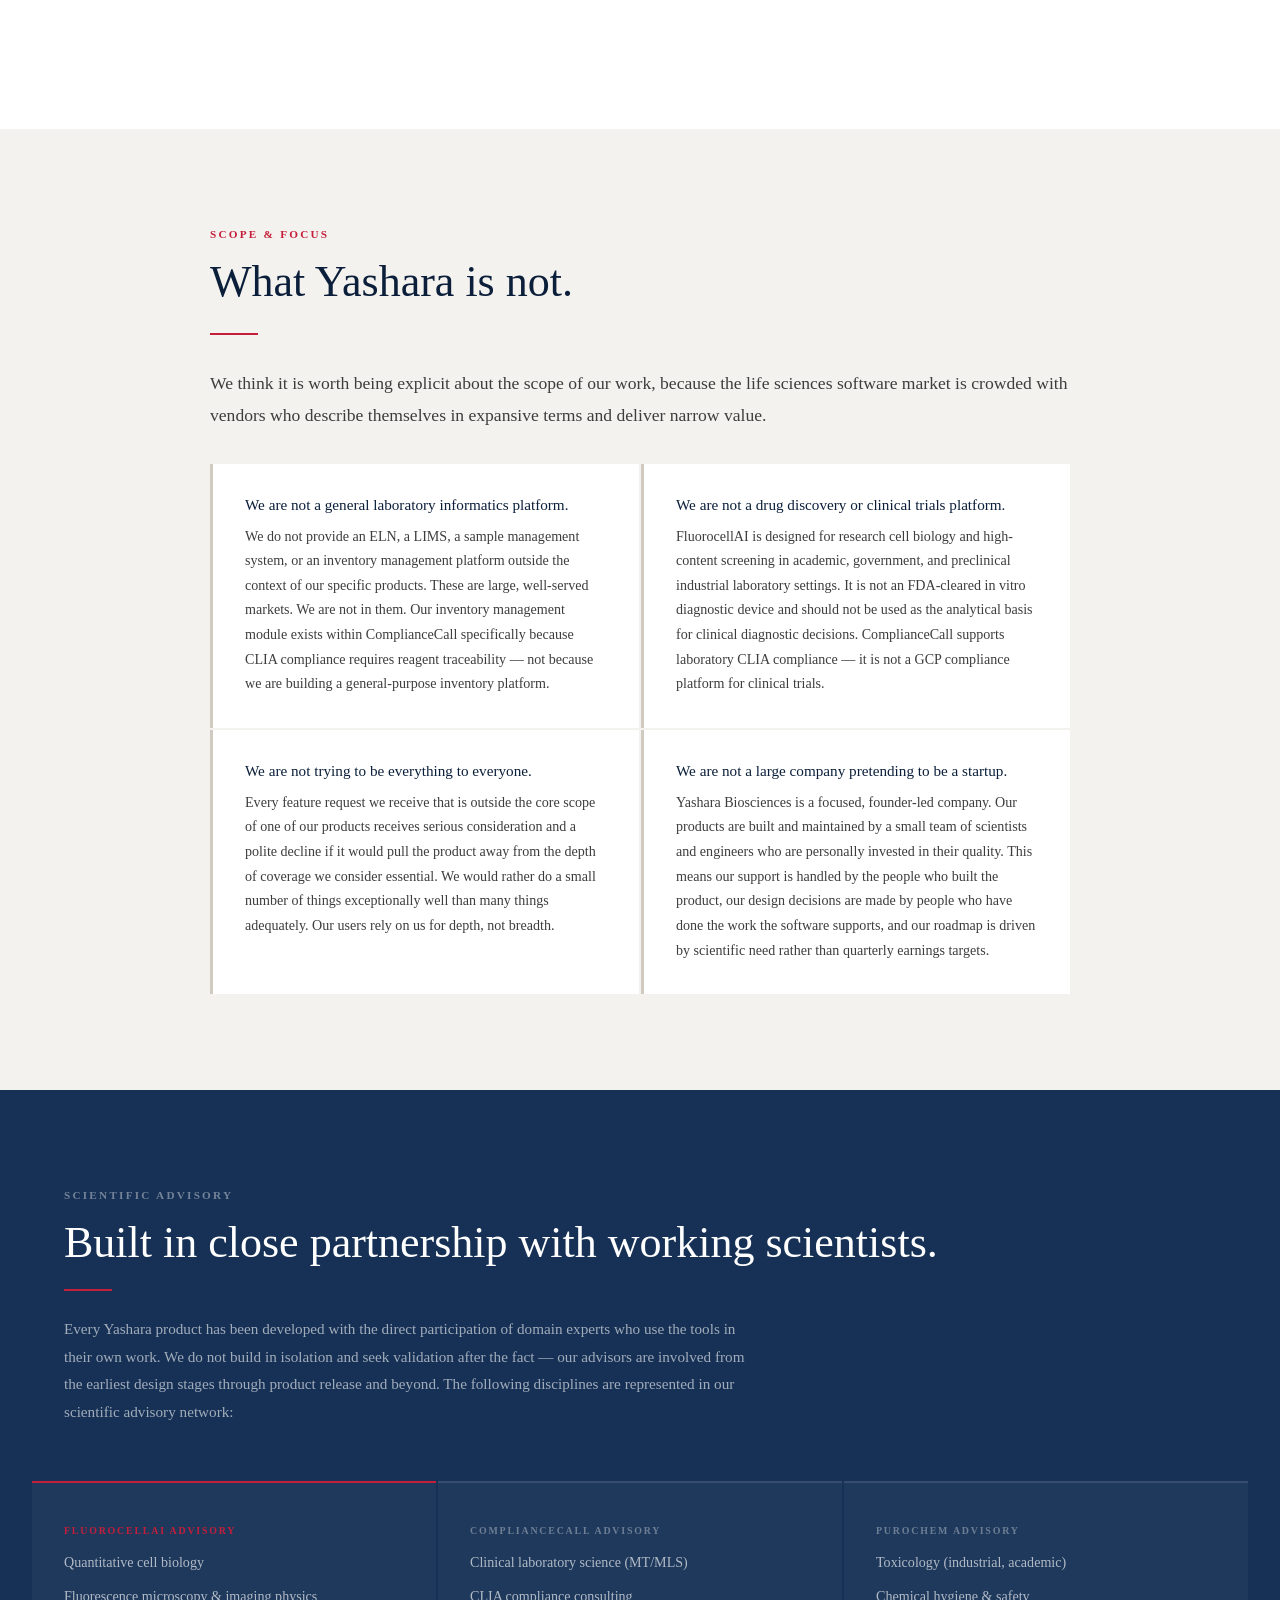
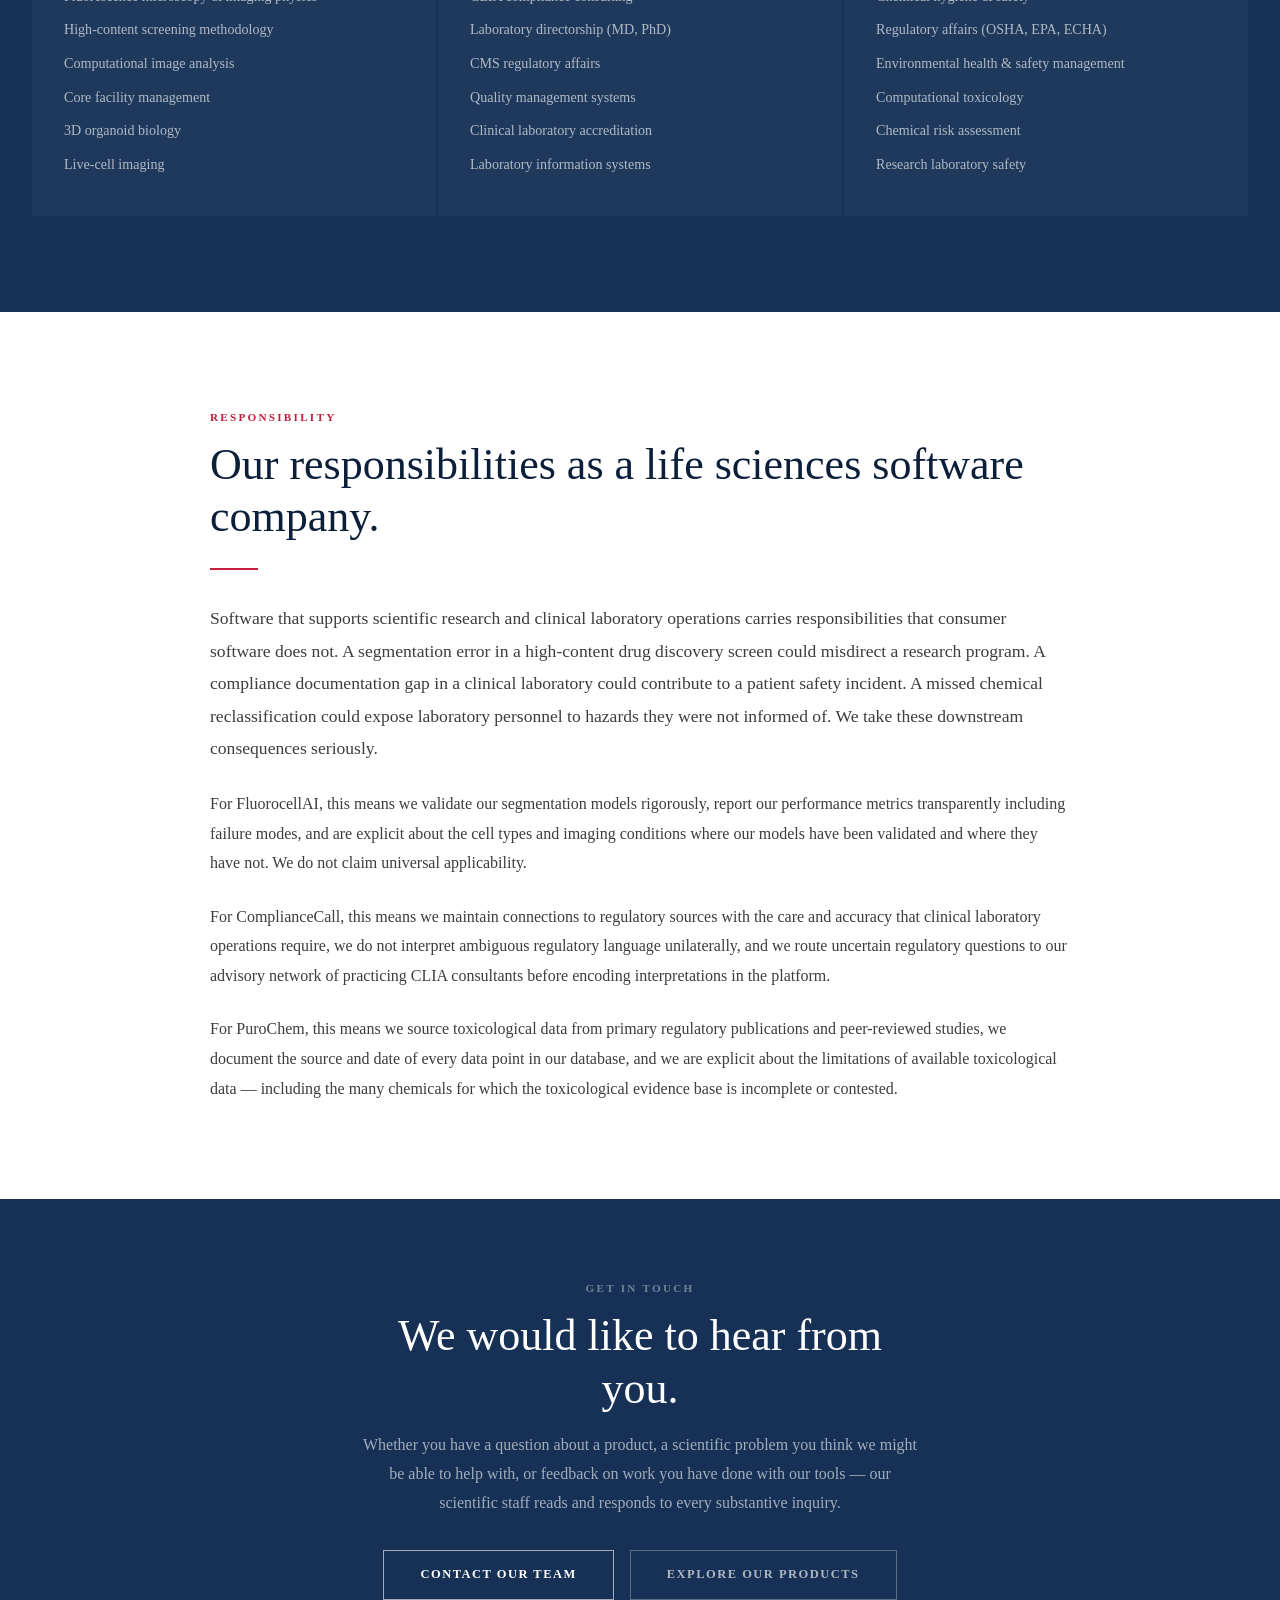
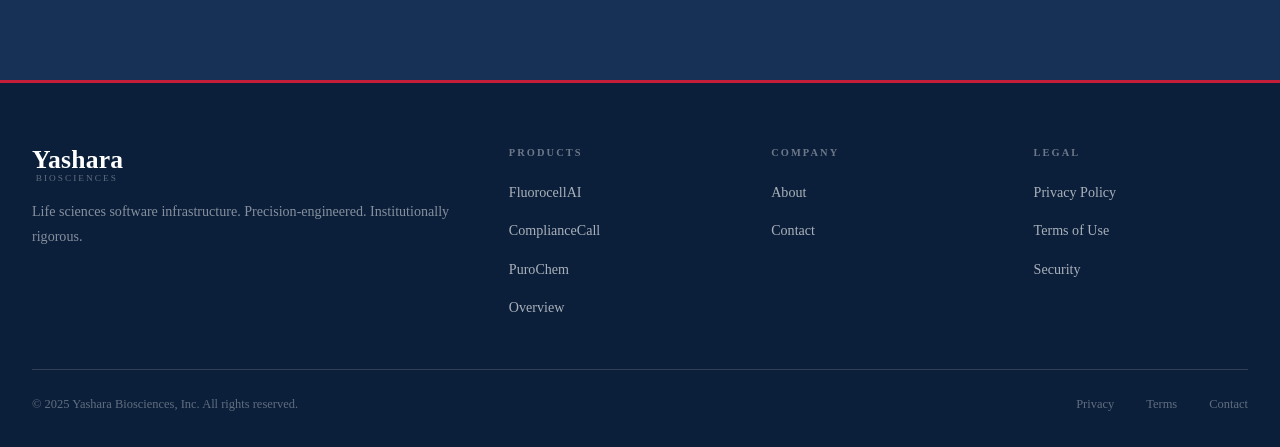
<file: about.html>
<!DOCTYPE html>
<html lang="en">
<head>
    <meta charset="UTF-8">
    <meta name="google-site-verification" content="mtCB4MaashtUbvmyQ7X1JDvn44G7voVTq1GUsXzId50" />
    <meta name="viewport" content="width=device-width, initial-scale=1.0">
    <title>About — Yashara Biosciences</title>
    <meta name="description" content="Yashara Biosciences: our founding premise, design philosophy, and the people building precision software infrastructure for the life sciences.">
    <link rel="icon" href="favicon.svg" type="image/svg+xml">
    <link rel="stylesheet" href="css/style.css">
    <link rel="stylesheet" href="css/product-themes.css">
</head>
<body>

<header class="site-header">
    <div class="nav-container">
        <a href="index.html" class="nav-logo"><span class="nav-logo-main">Yashara</span><span class="nav-logo-sub">Biosciences</span></a>
        <nav class="desktop-nav">
            <ul>
                <li><a href="index.html">Home</a></li>
                <li><a href="about.html" class="active">About</a></li>
                <li><a href="products.html">Products</a></li>
                <li><a href="fluorocellai.html">FluorocellAI</a></li>
                <li><a href="compliancecall.html">ComplianceCall</a></li>
                <li><a href="purochem.html">PuroChem</a></li>
                <li><a href="contact.html" class="nav-cta btn">Contact</a></li>
            </ul>
        </nav>
        <button class="hamburger" aria-label="Open menu"><span></span><span></span><span></span></button>
    </div>
    <nav class="mobile-nav">
        <button class="close-mobile-nav">&times;</button>
        <ul>
            <li><a href="index.html">Home</a></li>
            <li><a href="about.html">About</a></li>
            <li><a href="products.html">Products</a></li>
            <li><a href="fluorocellai.html">FluorocellAI</a></li>
            <li><a href="compliancecall.html">ComplianceCall</a></li>
            <li><a href="purochem.html">PuroChem</a></li>
            <li><a href="contact.html">Contact</a></li>
        </ul>
    </nav>
</header>

<!-- ===================== HERO ===================== -->
<section class="hero" style="min-height:420px;">
    <div class="hero-content" style="padding:6rem 2rem;">
        <span class="eyebrow">About Yashara Biosciences</span>
        <h1 class="hero-title" style="max-width:720px;">We build the tools we wished existed when we were at the bench.</h1>
        <p class="hero-body" style="max-width:580px;">Yashara Biosciences was founded by research scientists and software engineers who shared the experience of watching excellent science be constrained by inadequate tools. We decided to do something about it.</p>
    </div>
</section>

<!-- ===================== FOUNDING STORY ===================== -->
<section class="band-light" style="padding:6rem 2rem;">
    <div style="max-width:860px;margin:0 auto;">
        <span class="eyebrow">Our Founding</span>
        <h2 class="display-2" style="margin-bottom:1.5rem;">The premise behind Yashara.</h2>
        <span class="section-rule"></span>
        <div style="margin-top:2rem;display:flex;flex-direction:column;gap:1.5rem;">
            <p style="font-family:var(--font-serif);font-size:clamp(1.05rem,1.5vw,1.2rem);color:var(--text-mid);line-height:1.85;">The life sciences software industry has a structural problem. The largest vendors in the space — laboratory information systems, electronic lab notebook providers, compliance management platforms — were built for the enterprise market and subsequently adapted for scientific use. The adaptation is always imperfect. The result is software that asks the investigator to conform to the software's model of the world rather than the reverse.</p>
            <p style="line-height:1.85;color:var(--text-mid);">At the same time, the open-source scientific software ecosystem — ImageJ, CellProfiler, R/Bioconductor, Python — has produced tools of genuine excellence, built by scientists for scientists. But open-source tools exist in perpetual tension between capability and accessibility. They are often not deployable at institutional scale without substantial informatics infrastructure. They rarely come with support, documentation, or the reliability guarantees that a clinical laboratory operating under CLIA obligations requires.</p>
            <p style="line-height:1.85;color:var(--text-mid);">Yashara Biosciences was founded to occupy the space between these two failure modes: software with the domain specificity and scientific depth of the best open-source tools, and the institutional deployability, support infrastructure, and long-term maintenance commitment of commercial software. Built by people who have used microscopes and pipettes and CLIA compliance checklists in practice — not by product managers working from customer surveys.</p>
            <p style="line-height:1.85;color:var(--text-mid);">We are deliberate about scope. We do not build general-purpose laboratory software and call it life-sciences-specific. We identify a specific domain where the existing tooling is genuinely inadequate for the scientists who depend on it, and we build something better for exactly that domain. FluorocellAI for cell imaging analysis. ComplianceCall for CLIA regulatory compliance. PuroChem for chemical hazard intelligence. Each domain addressed on its own terms. One design philosophy.</p>
        </div>
    </div>
</section>

<!-- ===================== PULL QUOTE ===================== -->
<section style="background:var(--navy);padding:5rem 2rem;">
    <div style="max-width:860px;margin:0 auto;">
        <div class="pull-quote" style="border-left-color:var(--red);color:#fff;max-width:100%;">
            The standard we hold ourselves to is simple: would a working scientist consider this tool complete? Not feature-complete by a product roadmap — genuinely complete for the work they are trying to do. We do not release a product until that answer is yes.
        </div>
        <div style="margin-top:1.5rem;font-size:0.78rem;font-weight:600;letter-spacing:0.12em;text-transform:uppercase;color:rgba(255,255,255,0.35);">— Yashara Biosciences Founding Principles</div>
    </div>
</section>

<!-- ===================== DESIGN PRINCIPLES ===================== -->
<section class="band-white" style="padding:6rem 2rem;">
    <div class="section-header">
        <span class="eyebrow">Design Philosophy</span>
        <h2 class="display-2">The principles that govern every product decision we make.</h2>
        <span class="section-rule"></span>
    </div>
    <div style="max-width:var(--max-w);margin:0 auto;">
        <div class="process-steps">
            <div class="process-step">
                <div class="process-step-num"></div>
                <div class="process-step-content">
                    <h4>Domain specificity is not a constraint. It is the product.</h4>
                    <p>We do not build general-purpose tools with a thin layer of domain adaptation. The cell biologist's segmentation workflow and the compliance officer's audit trail are not variations on the same problem. Each Yashara product is built as if it were the only thing we make — informed entirely by the specific demands of its domain and the specific people who work in it. The price of this approach is a narrower market. The benefit is software that actually works for the people it was built for.</p>
                </div>
            </div>
            <div class="process-step">
                <div class="process-step-num"></div>
                <div class="process-step-content">
                    <h4>Institutional durability is a feature, not a sales pitch.</h4>
                    <p>Laboratory workflows cannot be interrupted by disruptive UI redesigns, breaking API changes, or a vendor's decision to discontinue a product line. We version all public interfaces and deprecate nothing without a minimum two-year notification period. We design for five-year deployment horizons. When a core facility installs FluorocellAI, the macros and pipelines they build around it should still work without modification when they upgrade to the next major version. This is a harder engineering problem than moving fast and breaking things. We consider it non-negotiable.</p>
                </div>
            </div>
            <div class="process-step">
                <div class="process-step-num"></div>
                <div class="process-step-content">
                    <h4>Affordability is an explicit design constraint, not an afterthought.</h4>
                    <p>The majority of the world's cell biology research is not conducted at institutions with unlimited informatics budgets. A single-investigator laboratory at a regional university doing rigorous, publishable science should have access to the same quality of segmentation tooling as a pharmaceutical company's imaging core facility. This is not a charitable position — it is a market observation. If the tool is only accessible to large institutions, we have chosen a market that excludes most of the scientists who would benefit from it. FluorocellAI's pricing architecture was designed explicitly to be within the indirect cost budget of a standard NIH R01 award.</p>
                </div>
            </div>
            <div class="process-step">
                <div class="process-step-num"></div>
                <div class="process-step-content">
                    <h4>The existing ecosystem is a resource, not a competitor.</h4>
                    <p>ImageJ, Fiji, CellProfiler, OMERO, R/Bioconductor, Python — the open-source scientific software ecosystem represents decades of accumulated domain knowledge encoded in software. We do not ask users to abandon that ecosystem when they adopt Yashara products. FluorocellAI extends ImageJ; it does not replace it. ComplianceCall integrates with existing regulatory data sources rather than requiring manual re-entry. PuroChem exposes a REST API so it can be embedded in existing EHS management systems. Our job is to make the existing ecosystem better, not to extract users from it.</p>
                </div>
            </div>
            <div class="process-step">
                <div class="process-step-num"></div>
                <div class="process-step-content">
                    <h4>Scientific rigour applies to the software, not only to the science it enables.</h4>
                    <p>We validate our models against publicly available benchmark datasets and report the results transparently, including comparisons to alternative approaches. We document our methods with the same specificity we would expect of a published methods section. We do not make claims about performance that we cannot substantiate with reproducible benchmark experiments. When we do not know something — when our model performs unexpectedly on an unusual cell morphology, when a regulatory interpretation is uncertain — we say so explicitly rather than obscuring the limitation.</p>
                </div>
            </div>
        </div>
    </div>
</section>

<!-- ===================== WHAT WE ARE NOT ===================== -->
<section class="band-light" style="padding:6rem 2rem;">
    <div style="max-width:860px;margin:0 auto;">
        <span class="eyebrow">Scope &amp; Focus</span>
        <h2 class="display-2" style="margin-bottom:1.5rem;">What Yashara is not.</h2>
        <span class="section-rule"></span>
        <p style="margin-top:2rem;font-family:var(--font-serif);font-size:1.1rem;line-height:1.85;color:var(--text-mid);margin-bottom:1.5rem;">We think it is worth being explicit about the scope of our work, because the life sciences software market is crowded with vendors who describe themselves in expansive terms and deliver narrow value.</p>
        <div style="display:grid;grid-template-columns:1fr 1fr;gap:2px;margin-top:2rem;">
            <div style="background:var(--white);padding:2rem 2rem;border-left:3px solid var(--rule);">
                <h4 style="font-size:0.95rem;color:var(--navy);margin-bottom:0.6rem;">We are not a general laboratory informatics platform.</h4>
                <p style="font-size:0.88rem;line-height:1.75;color:var(--text-mid);">We do not provide an ELN, a LIMS, a sample management system, or an inventory management platform outside the context of our specific products. These are large, well-served markets. We are not in them. Our inventory management module exists within ComplianceCall specifically because CLIA compliance requires reagent traceability — not because we are building a general-purpose inventory platform.</p>
            </div>
            <div style="background:var(--white);padding:2rem 2rem;border-left:3px solid var(--rule);">
                <h4 style="font-size:0.95rem;color:var(--navy);margin-bottom:0.6rem;">We are not a drug discovery or clinical trials platform.</h4>
                <p style="font-size:0.88rem;line-height:1.75;color:var(--text-mid);">FluorocellAI is designed for research cell biology and high-content screening in academic, government, and preclinical industrial laboratory settings. It is not an FDA-cleared in vitro diagnostic device and should not be used as the analytical basis for clinical diagnostic decisions. ComplianceCall supports laboratory CLIA compliance — it is not a GCP compliance platform for clinical trials.</p>
            </div>
            <div style="background:var(--white);padding:2rem 2rem;border-left:3px solid var(--rule);">
                <h4 style="font-size:0.95rem;color:var(--navy);margin-bottom:0.6rem;">We are not trying to be everything to everyone.</h4>
                <p style="font-size:0.88rem;line-height:1.75;color:var(--text-mid);">Every feature request we receive that is outside the core scope of one of our products receives serious consideration and a polite decline if it would pull the product away from the depth of coverage we consider essential. We would rather do a small number of things exceptionally well than many things adequately. Our users rely on us for depth, not breadth.</p>
            </div>
            <div style="background:var(--white);padding:2rem 2rem;border-left:3px solid var(--rule);">
                <h4 style="font-size:0.95rem;color:var(--navy);margin-bottom:0.6rem;">We are not a large company pretending to be a startup.</h4>
                <p style="font-size:0.88rem;line-height:1.75;color:var(--text-mid);">Yashara Biosciences is a focused, founder-led company. Our products are built and maintained by a small team of scientists and engineers who are personally invested in their quality. This means our support is handled by the people who built the product, our design decisions are made by people who have done the work the software supports, and our roadmap is driven by scientific need rather than quarterly earnings targets.</p>
            </div>
        </div>
    </div>
</section>

<!-- ===================== SCIENTIFIC ADVISORY ===================== -->
<section class="band-dark" style="padding:6rem 2rem;">
    <div class="section-header" style="max-width:var(--max-w);margin-bottom:3.5rem;">
        <span class="eyebrow" style="color:rgba(255,255,255,0.4);">Scientific Advisory</span>
        <h2 class="display-2" style="color:#fff;margin-bottom:0.75rem;">Built in close partnership with working scientists.</h2>
        <span class="section-rule"></span>
        <p style="color:rgba(255,255,255,0.6);font-size:0.95rem;line-height:1.8;max-width:700px;margin-top:1.5rem;">Every Yashara product has been developed with the direct participation of domain experts who use the tools in their own work. We do not build in isolation and seek validation after the fact — our advisors are involved from the earliest design stages through product release and beyond. The following disciplines are represented in our scientific advisory network:</p>
    </div>
    <div style="max-width:var(--max-w);margin:0 auto;display:grid;grid-template-columns:repeat(3,1fr);gap:2px;">
        <div style="background:rgba(255,255,255,0.04);padding:2.5rem 2rem;border-top:2px solid var(--red);">
            <div style="font-size:0.62rem;font-weight:600;letter-spacing:0.18em;text-transform:uppercase;color:var(--red);margin-bottom:0.75rem;">FluorocellAI Advisory</div>
            <ul style="list-style:none;display:flex;flex-direction:column;gap:0.65rem;font-size:0.88rem;color:rgba(255,255,255,0.65);">
                <li>Quantitative cell biology</li>
                <li>Fluorescence microscopy &amp; imaging physics</li>
                <li>High-content screening methodology</li>
                <li>Computational image analysis</li>
                <li>Core facility management</li>
                <li>3D organoid biology</li>
                <li>Live-cell imaging</li>
            </ul>
        </div>
        <div style="background:rgba(255,255,255,0.04);padding:2.5rem 2rem;border-top:2px solid rgba(255,255,255,0.1);">
            <div style="font-size:0.62rem;font-weight:600;letter-spacing:0.18em;text-transform:uppercase;color:rgba(255,255,255,0.35);margin-bottom:0.75rem;">ComplianceCall Advisory</div>
            <ul style="list-style:none;display:flex;flex-direction:column;gap:0.65rem;font-size:0.88rem;color:rgba(255,255,255,0.65);">
                <li>Clinical laboratory science (MT/MLS)</li>
                <li>CLIA compliance consulting</li>
                <li>Laboratory directorship (MD, PhD)</li>
                <li>CMS regulatory affairs</li>
                <li>Quality management systems</li>
                <li>Clinical laboratory accreditation</li>
                <li>Laboratory information systems</li>
            </ul>
        </div>
        <div style="background:rgba(255,255,255,0.04);padding:2.5rem 2rem;border-top:2px solid rgba(255,255,255,0.1);">
            <div style="font-size:0.62rem;font-weight:600;letter-spacing:0.18em;text-transform:uppercase;color:rgba(255,255,255,0.35);margin-bottom:0.75rem;">PuroChem Advisory</div>
            <ul style="list-style:none;display:flex;flex-direction:column;gap:0.65rem;font-size:0.88rem;color:rgba(255,255,255,0.65);">
                <li>Toxicology (industrial, academic)</li>
                <li>Chemical hygiene &amp; safety</li>
                <li>Regulatory affairs (OSHA, EPA, ECHA)</li>
                <li>Environmental health &amp; safety management</li>
                <li>Computational toxicology</li>
                <li>Chemical risk assessment</li>
                <li>Research laboratory safety</li>
            </ul>
        </div>
    </div>
</section>

<!-- ===================== APPROACH TO RESEARCH ETHICS ===================== -->
<section class="band-white" style="padding:6rem 2rem;">
    <div style="max-width:860px;margin:0 auto;">
        <span class="eyebrow">Responsibility</span>
        <h2 class="display-2" style="margin-bottom:1.5rem;">Our responsibilities as a life sciences software company.</h2>
        <span class="section-rule"></span>
        <div style="margin-top:2rem;display:flex;flex-direction:column;gap:1.5rem;">
            <p style="font-family:var(--font-serif);font-size:1.1rem;line-height:1.85;color:var(--text-mid);">Software that supports scientific research and clinical laboratory operations carries responsibilities that consumer software does not. A segmentation error in a high-content drug discovery screen could misdirect a research program. A compliance documentation gap in a clinical laboratory could contribute to a patient safety incident. A missed chemical reclassification could expose laboratory personnel to hazards they were not informed of. We take these downstream consequences seriously.</p>
            <p style="line-height:1.85;color:var(--text-mid);">For FluorocellAI, this means we validate our segmentation models rigorously, report our performance metrics transparently including failure modes, and are explicit about the cell types and imaging conditions where our models have been validated and where they have not. We do not claim universal applicability.</p>
            <p style="line-height:1.85;color:var(--text-mid);">For ComplianceCall, this means we maintain connections to regulatory sources with the care and accuracy that clinical laboratory operations require, we do not interpret ambiguous regulatory language unilaterally, and we route uncertain regulatory questions to our advisory network of practicing CLIA consultants before encoding interpretations in the platform.</p>
            <p style="line-height:1.85;color:var(--text-mid);">For PuroChem, this means we source toxicological data from primary regulatory publications and peer-reviewed studies, we document the source and date of every data point in our database, and we are explicit about the limitations of available toxicological data — including the many chemicals for which the toxicological evidence base is incomplete or contested.</p>
        </div>
    </div>
</section>

<!-- ===================== CONTACT CTA ===================== -->
<section class="band-dark" style="padding:5rem 2rem;text-align:center;">
    <div style="max-width:560px;margin:0 auto;" class="fade-up">
        <span class="eyebrow" style="color:rgba(255,255,255,0.4);">Get in Touch</span>
        <h2 class="display-2" style="color:#fff;margin-bottom:1rem;">We would like to hear from you.</h2>
        <p style="color:rgba(255,255,255,0.6);line-height:1.8;margin-bottom:2rem;">Whether you have a question about a product, a scientific problem you think we might be able to help with, or feedback on work you have done with our tools — our scientific staff reads and responds to every substantive inquiry.</p>
        <div style="display:flex;gap:1rem;justify-content:center;flex-wrap:wrap;">
            <a href="contact.html" class="btn btn-white">Contact Our Team</a>
            <a href="products.html" class="btn" style="border-color:rgba(255,255,255,0.3);color:rgba(255,255,255,0.65);">Explore Our Products</a>
        </div>
    </div>
</section>

<footer class="site-footer">
    <div class="footer-grid">
        <div class="footer-brand">
            <a href="index.html" class="nav-logo" style="text-decoration:none;"><span class="nav-logo-main">Yashara</span><span class="nav-logo-sub">Biosciences</span></a>
            <p>Life sciences software infrastructure. Precision-engineered. Institutionally rigorous.</p>
        </div>
        <div class="footer-col"><h5>Products</h5><ul><li><a href="fluorocellai.html">FluorocellAI</a></li><li><a href="compliancecall.html">ComplianceCall</a></li><li><a href="purochem.html">PuroChem</a></li><li><a href="products.html">Overview</a></li></ul></div>
        <div class="footer-col"><h5>Company</h5><ul><li><a href="about.html">About</a></li><li><a href="contact.html">Contact</a></li></ul></div>
        <div class="footer-col"><h5>Legal</h5><ul><li><a href="privacy.html">Privacy Policy</a></li><li><a href="terms.html">Terms of Use</a></li><li><a href="security.html">Security</a></li></ul></div>
    </div>
    <div class="footer-bottom">
        <p>&copy; 2025 Yashara Biosciences, Inc. All rights reserved.</p>
        <div style="display:flex;gap:2rem;"><a href="privacy.html">Privacy</a><a href="terms.html">Terms</a><a href="contact.html">Contact</a></div>
    </div>
</footer>
<script src="js/main.js"></script>
</body>
</html>
</file>
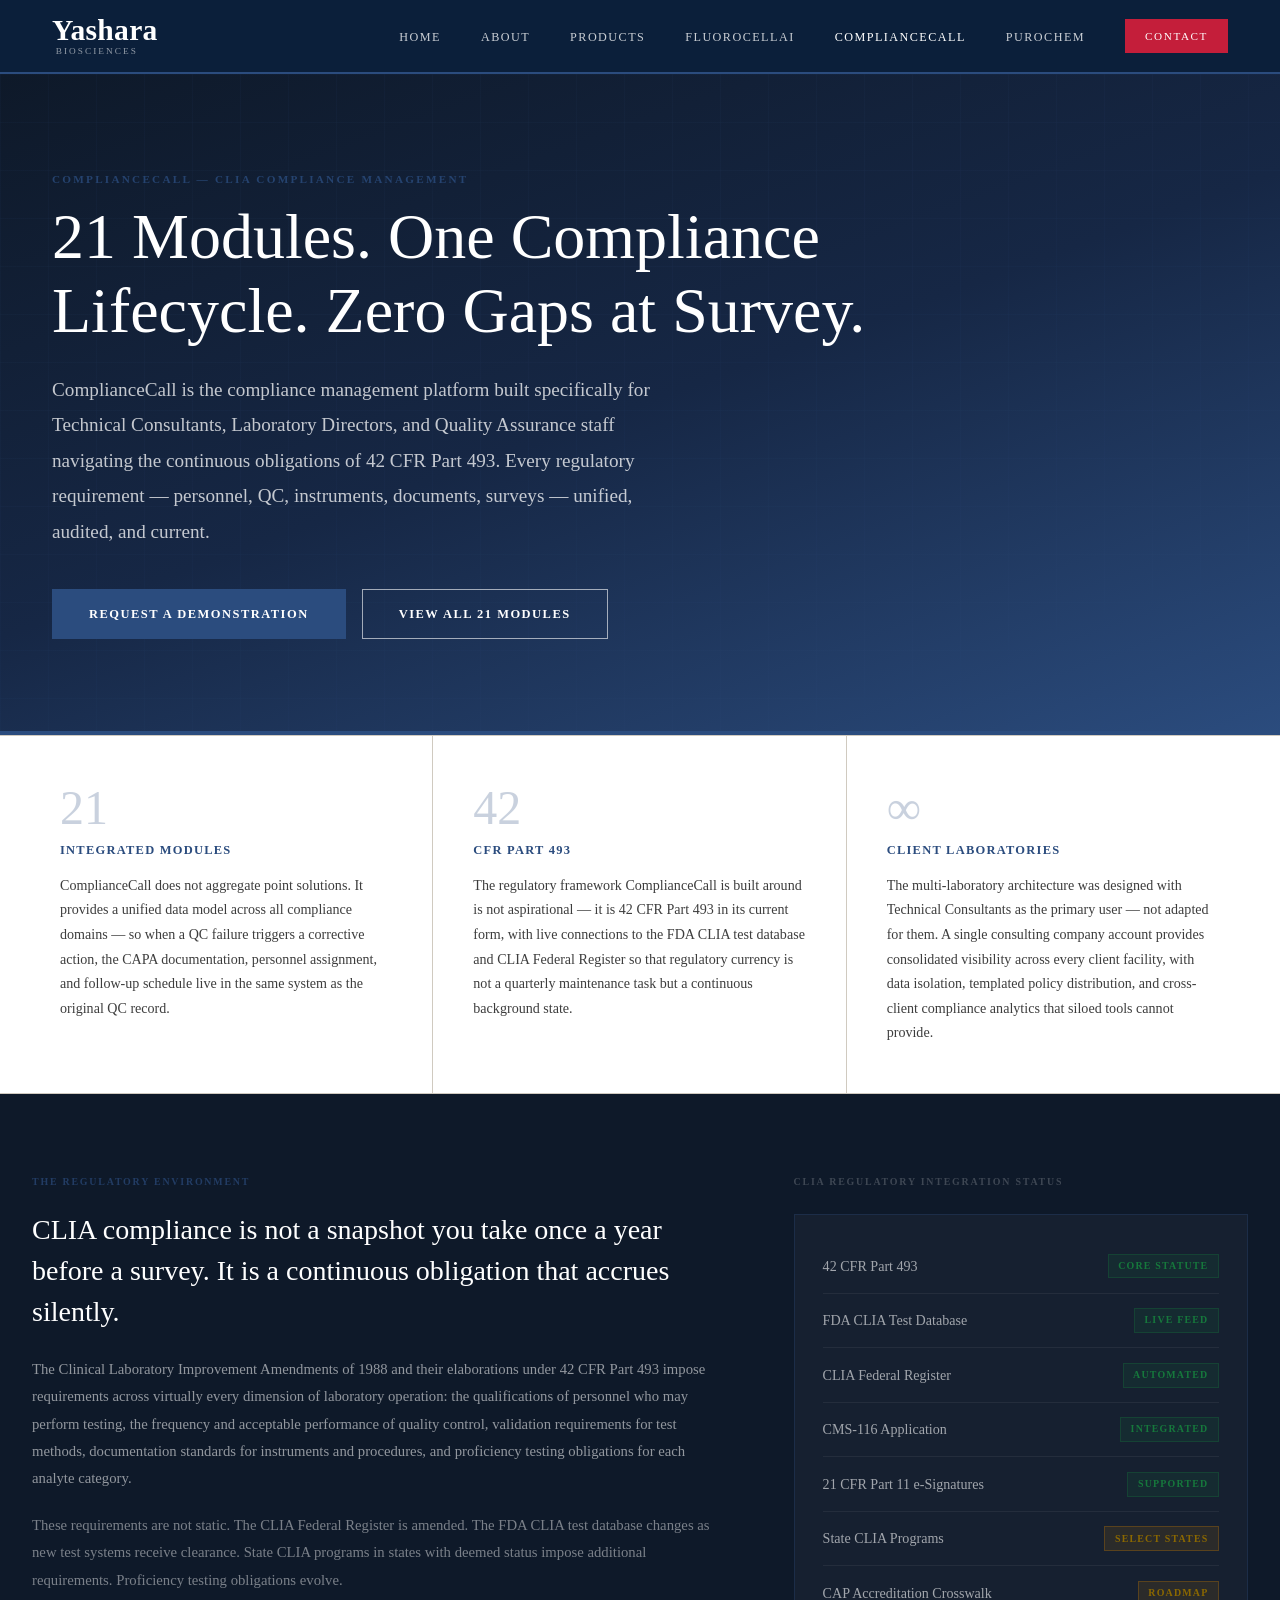
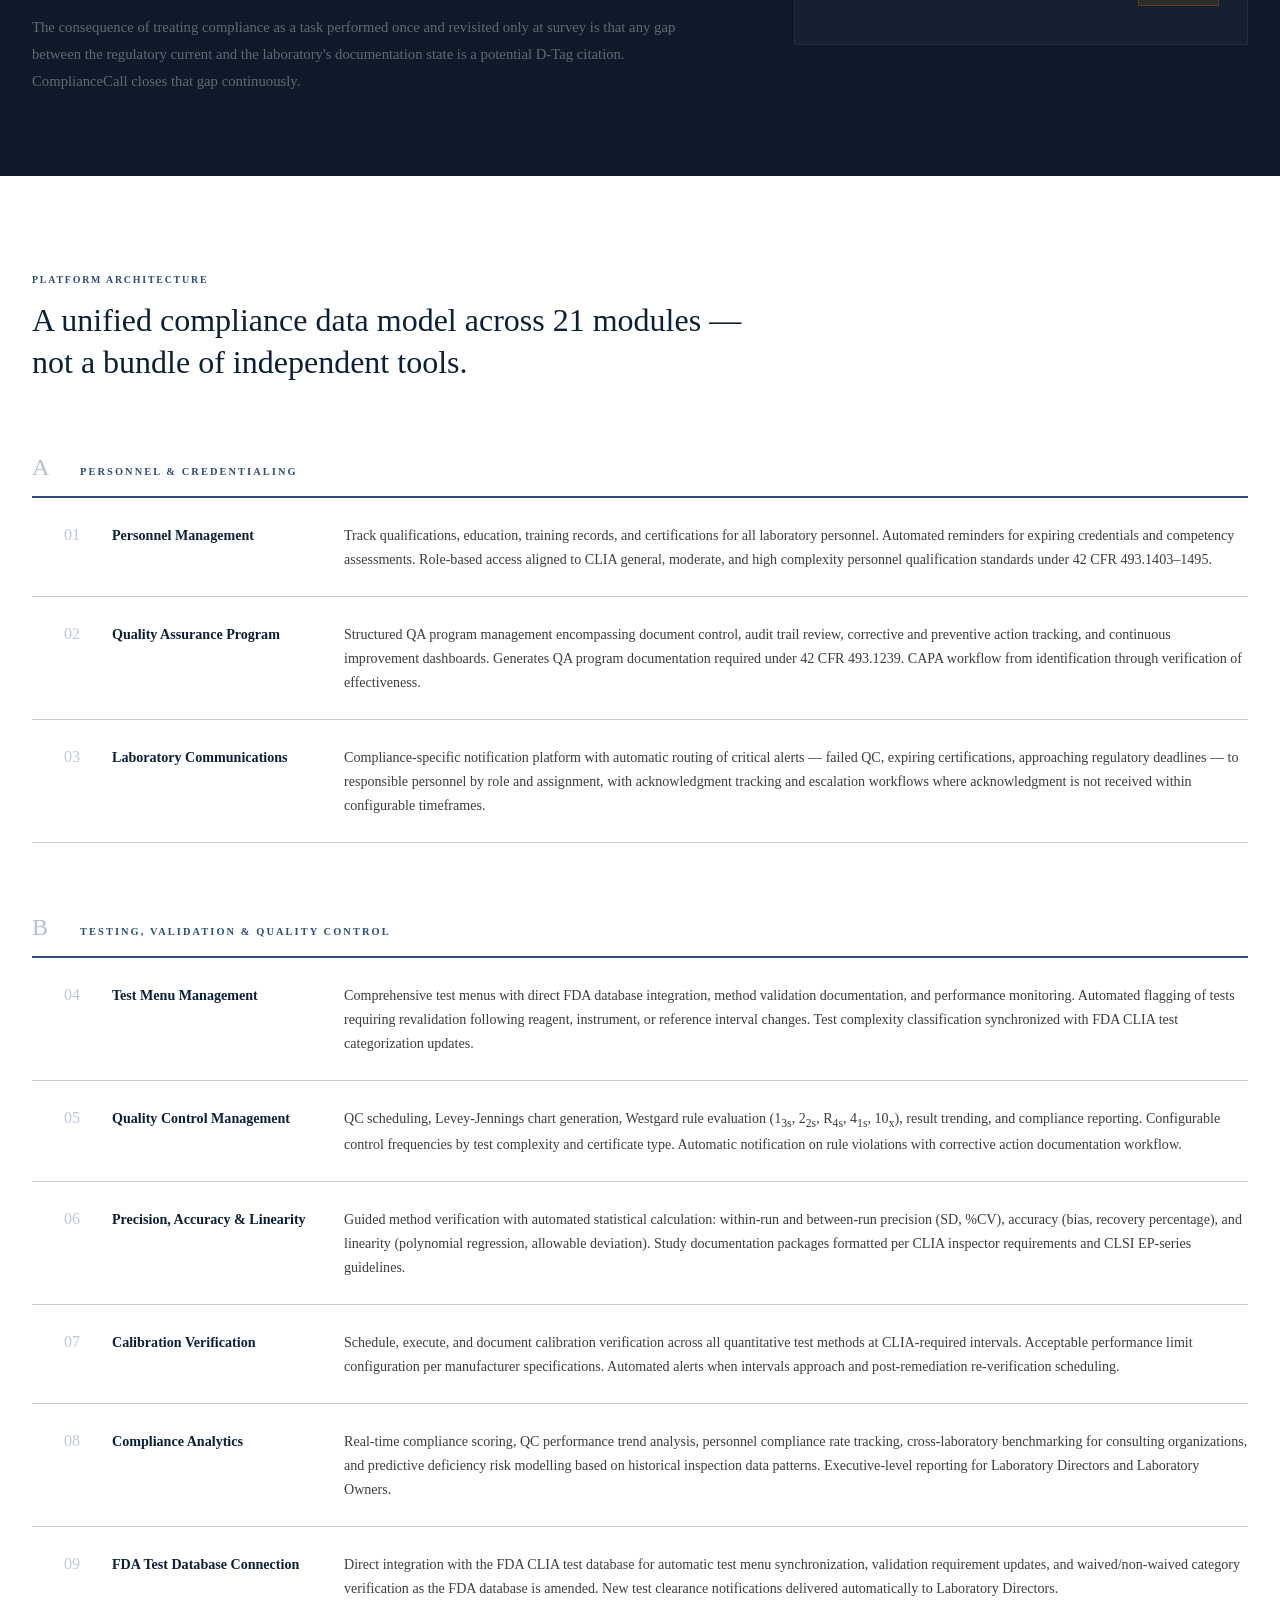
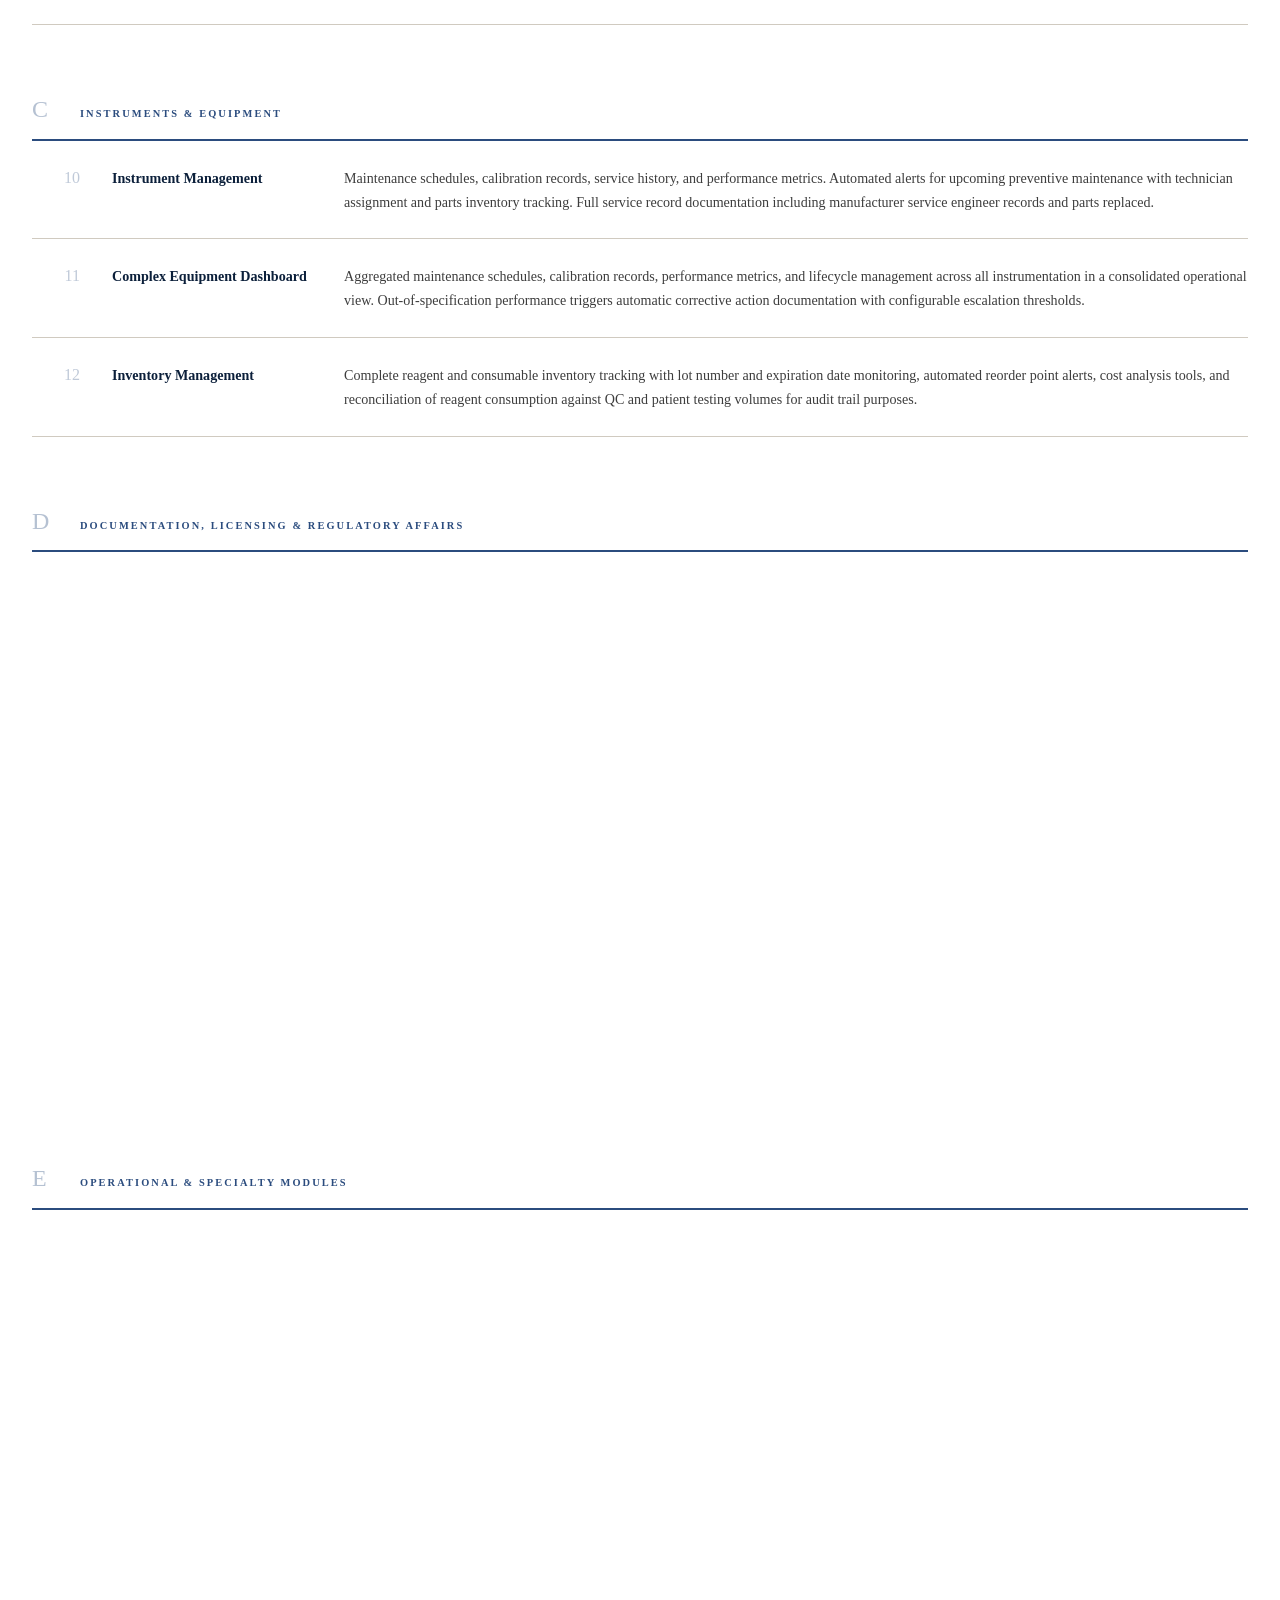
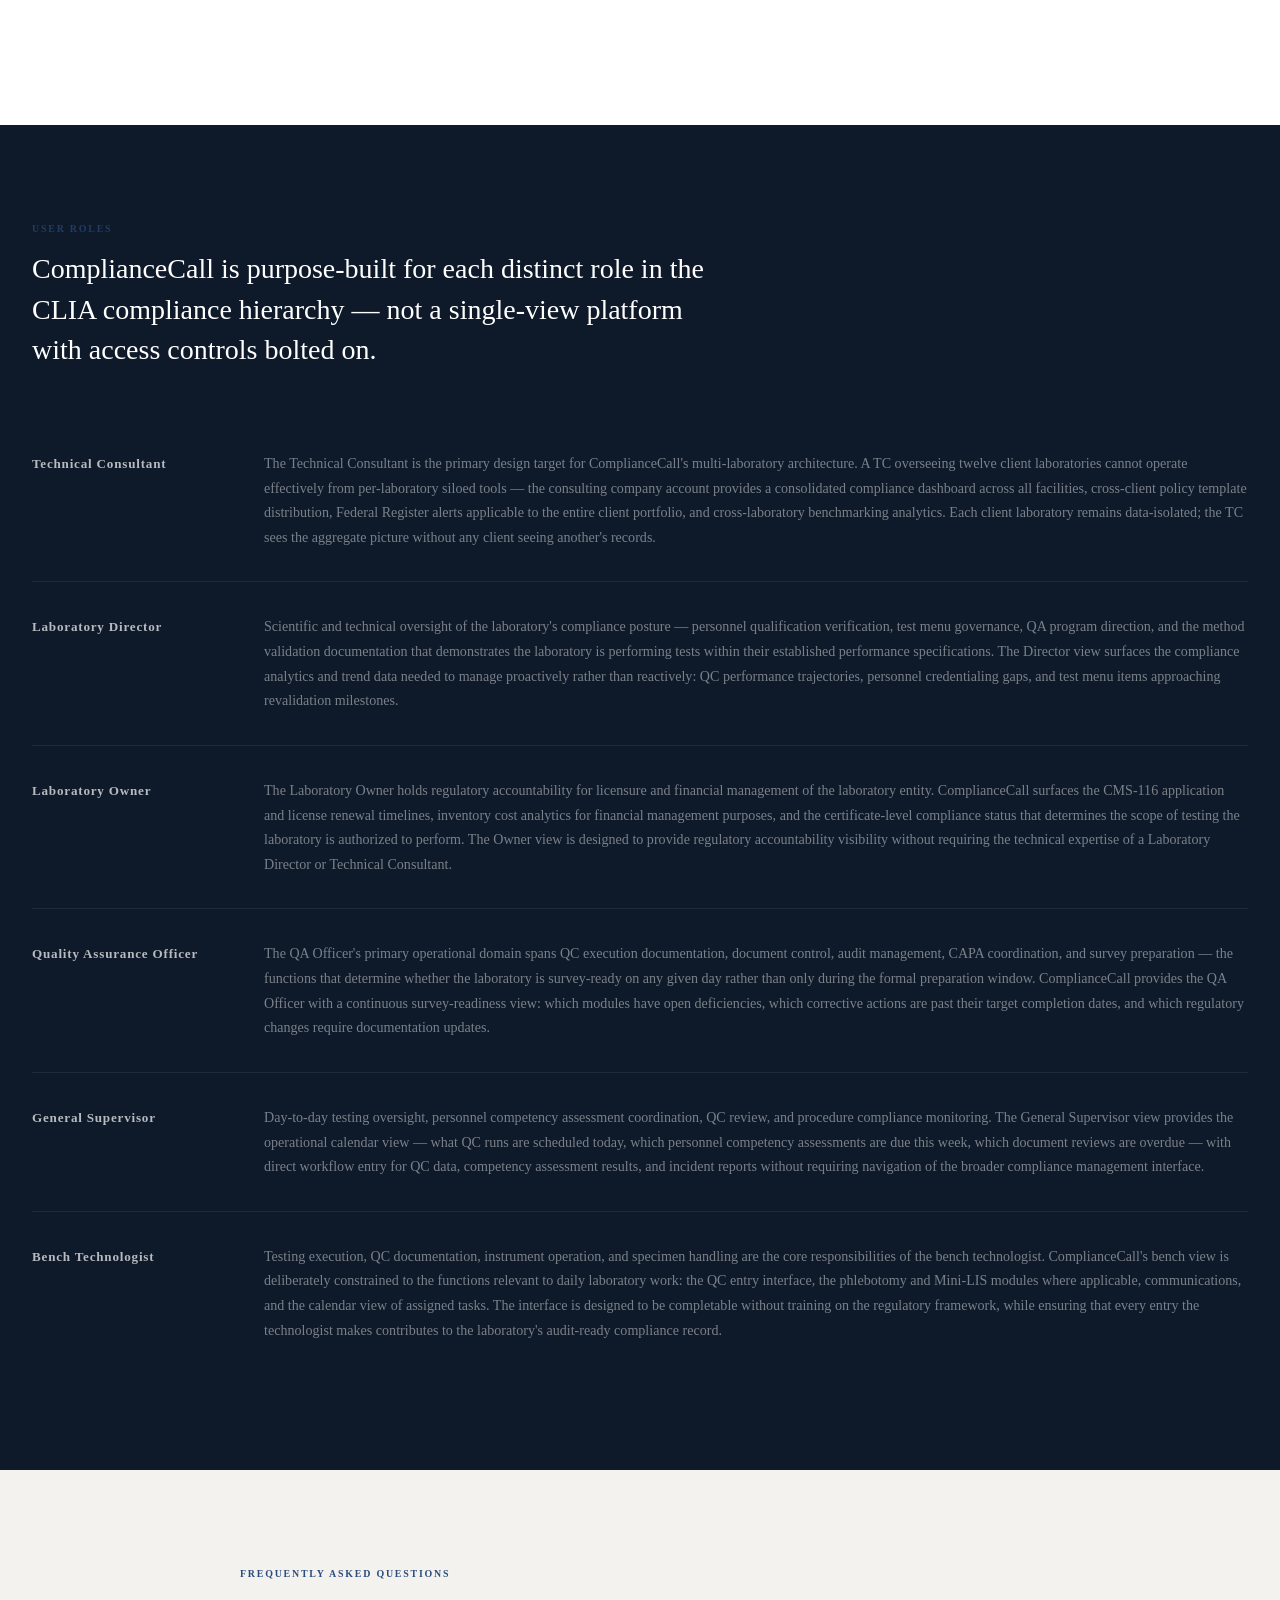
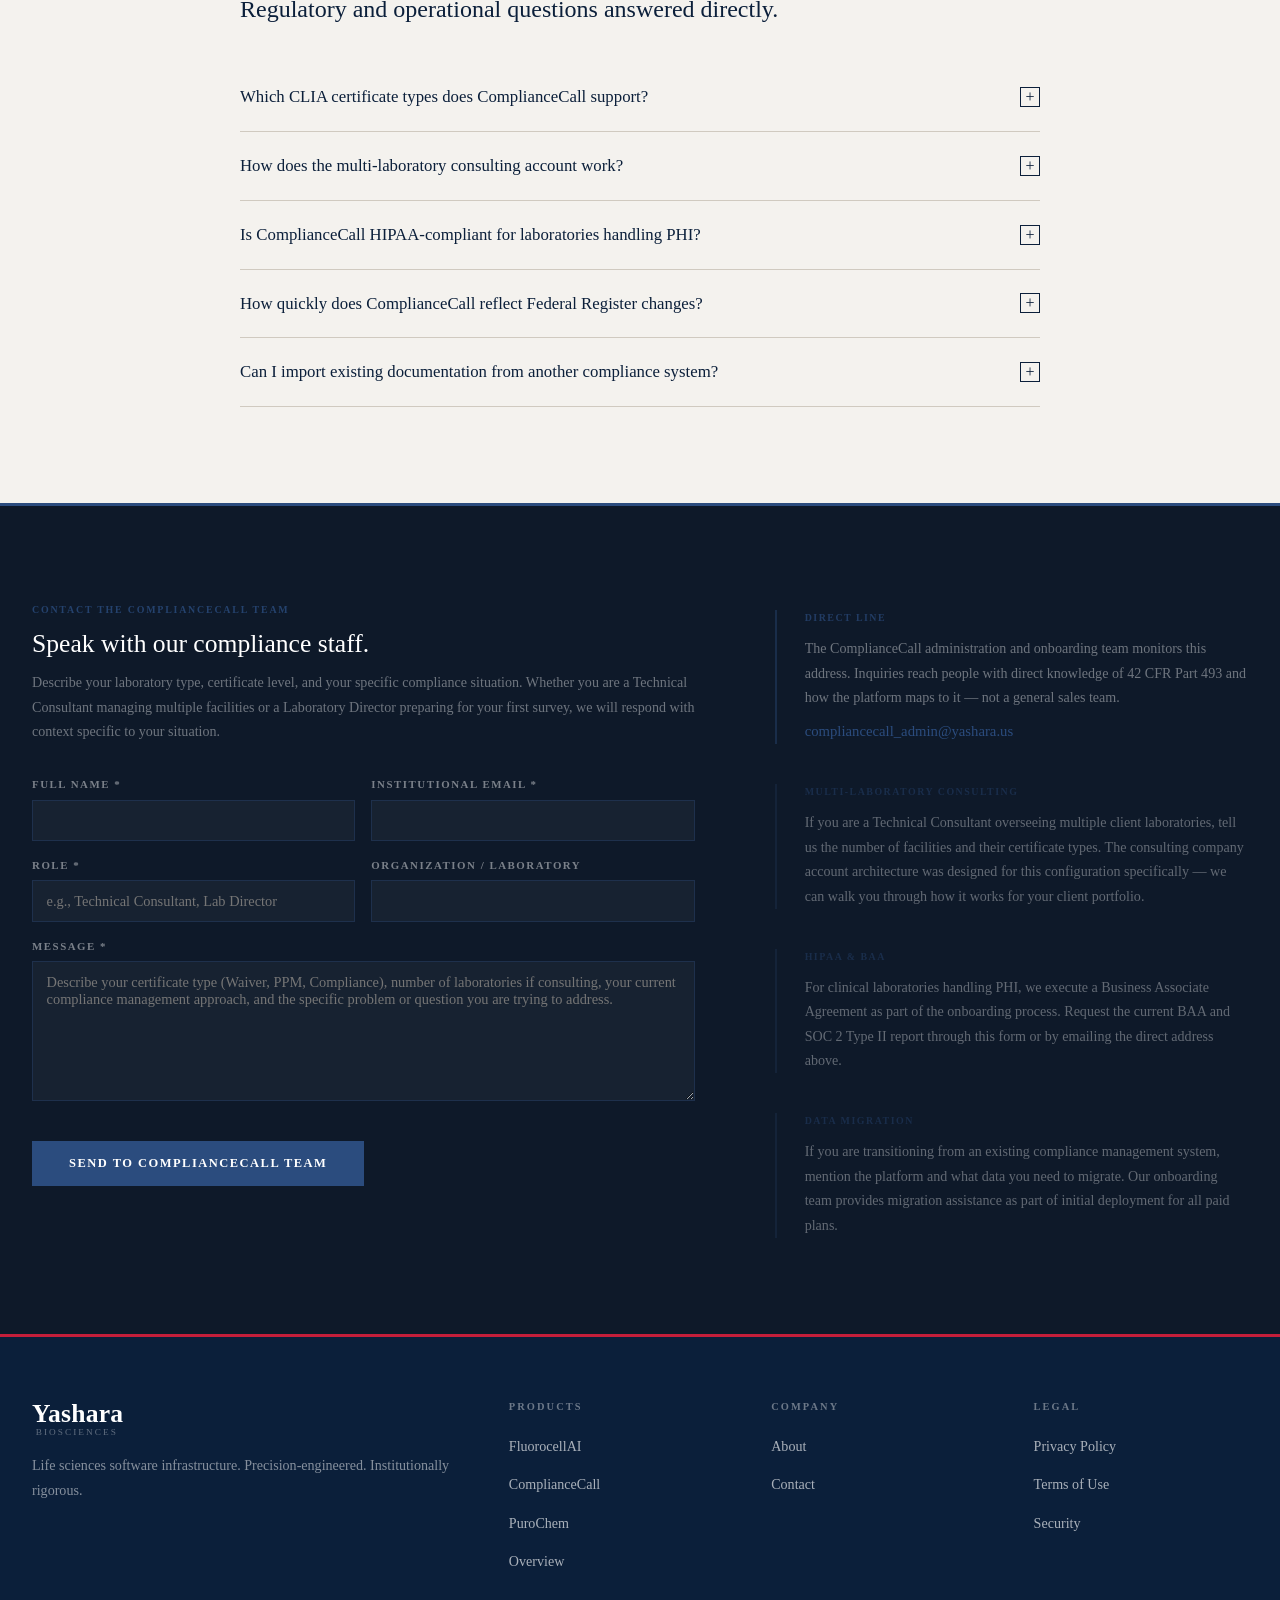
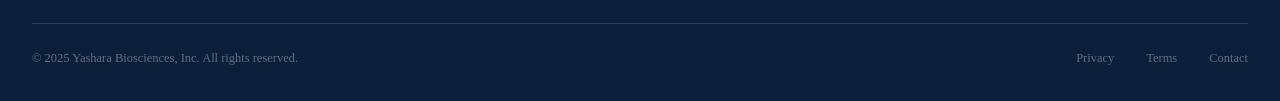
<file: compliancecall.html>
<!DOCTYPE html>
<html lang="en">
<head>
    <meta charset="UTF-8">
    <meta name="google-site-verification" content="mtCB4MaashtUbvmyQ7X1JDvn44G7voVTq1GUsXzId50" />
    <meta name="viewport" content="width=device-width, initial-scale=1.0">
    <title>ComplianceCall — CLIA Compliance Management | Yashara Biosciences</title>
    <meta name="description" content="ComplianceCall: comprehensive CLIA compliance management platform. 21 modules covering personnel, QC, instruments, documents, surveys, and regulatory integration.">
    <meta name="keywords" content="ComplianceCall, CLIA compliance software, laboratory compliance management, 42 CFR Part 493, CLIA survey preparation, clinical laboratory software, QC management, D-Tag prevention">
    <meta name="robots" content="index, follow">
    <link rel="canonical" href="https://yashara.us/compliancecall.html">
    <meta property="og:title" content="ComplianceCall — CLIA Compliance Management | Yashara Biosciences">
    <meta property="og:description" content="Comprehensive CLIA compliance management platform. 21 modules covering every dimension of laboratory regulatory obligation.">
    <meta property="og:url" content="https://yashara.us/compliancecall.html">
    <meta property="og:type" content="website">
    <meta property="og:site_name" content="Yashara Biosciences">
    <link rel="icon" href="favicon.svg" type="image/svg+xml">
    <link rel="stylesheet" href="css/style.css">
    <link rel="stylesheet" href="css/product-themes.css">
    <style>
        :root {
            --cc-blue: #2B4C7E;
            --cc-blue-dark: #1E3A62;
            --cc-bg: #0E1929;
        }
        .site-header { border-bottom-color: var(--cc-blue); }
        .hero::after { background: var(--cc-blue); }

        /* Ledger strip — replaces 3-card value props */
        .cc-ledger-strip {
            background: var(--white);
            border-top: 1px solid var(--rule);
            border-bottom: 1px solid var(--rule);
        }
        .cc-ledger-inner {
            max-width: var(--max-w);
            margin: 0 auto;
            display: grid;
            grid-template-columns: repeat(3, 1fr);
        }
        .cc-ledger-cell {
            padding: 3rem 2.5rem;
            border-right: 1px solid var(--rule);
        }
        .cc-ledger-cell:last-child { border-right: none; }
        .cc-ledger-num {
            font-family: var(--font-serif);
            font-size: 3rem;
            color: var(--cc-blue);
            opacity: 0.25;
            line-height: 1;
            margin-bottom: 0.5rem;
        }
        .cc-ledger-heading {
            font-size: 0.78rem;
            font-weight: 600;
            letter-spacing: 0.1em;
            text-transform: uppercase;
            color: var(--cc-blue);
            margin-bottom: 0.75rem;
        }

        /* Regulatory status board */
        .cc-status-board {
            background: var(--cc-bg);
            padding: 5rem 2rem;
        }
        .cc-status-inner {
            max-width: var(--max-w);
            margin: 0 auto;
            display: grid;
            grid-template-columns: 1.5fr 1fr;
            gap: 5rem;
            align-items: start;
        }
        .cc-reg-row {
            display: flex;
            justify-content: space-between;
            align-items: center;
            padding: 0.9rem 0;
            border-bottom: 1px solid rgba(255,255,255,0.06);
        }
        .cc-reg-row:last-child { border-bottom: none; }
        .cc-reg-name {
            font-size: 0.88rem;
            color: rgba(255,255,255,0.6);
        }

        /* Module registry — numbered, dense */
        .cc-registry {
            max-width: var(--max-w);
            margin: 0 auto;
        }
        .cc-category-header {
            display: flex;
            align-items: baseline;
            gap: 1.5rem;
            padding: 1.5rem 0 1rem;
            border-bottom: 2px solid var(--cc-blue);
            margin-bottom: 0;
            margin-top: 3rem;
        }
        .cc-category-header:first-child { margin-top: 0; }
        .cc-category-letter {
            font-family: var(--font-serif);
            font-size: 1.5rem;
            color: rgba(43,76,126,0.35);
            line-height: 1;
            min-width: 1.5rem;
        }
        .cc-category-name {
            font-size: 0.65rem;
            font-weight: 600;
            letter-spacing: 0.2em;
            text-transform: uppercase;
            color: var(--cc-blue);
        }
        .cc-module-entry {
            display: grid;
            grid-template-columns: 48px 200px 1fr;
            gap: 0 2rem;
            padding: 1.5rem 0;
            border-bottom: 1px solid var(--rule);
            align-items: baseline;
        }
        .cc-module-num {
            font-family: var(--font-serif);
            font-size: 1rem;
            color: rgba(43,76,126,0.3);
            text-align: right;
            padding-right: 0;
        }
        .cc-module-name {
            font-size: 0.88rem;
            font-weight: 600;
            color: var(--navy);
        }
        .cc-module-desc {
            font-size: 0.88rem;
            color: var(--text-mid);
            line-height: 1.7;
        }

        /* Roles: paragraph-style, not table */
        .cc-role-entry {
            padding: 2rem 0;
            border-bottom: 1px solid rgba(255,255,255,0.07);
            display: grid;
            grid-template-columns: 200px 1fr;
            gap: 2rem;
            align-items: baseline;
        }
        .cc-role-entry:last-child { border-bottom: none; }
        .cc-role-title {
            font-size: 0.82rem;
            font-weight: 600;
            letter-spacing: 0.06em;
            color: rgba(255,255,255,0.7);
        }
        .cc-role-desc {
            font-size: 0.88rem;
            color: rgba(255,255,255,0.45);
            line-height: 1.75;
        }

        @media (max-width: 900px) {
            .cc-ledger-inner { grid-template-columns: 1fr; }
            .cc-ledger-cell { border-right: none; border-bottom: 1px solid var(--rule); }
            .cc-status-inner { grid-template-columns: 1fr; gap: 3rem; }
            .cc-module-entry { grid-template-columns: 48px 1fr; }
            .cc-module-name { grid-column: 2; }
            .cc-module-desc { grid-column: 2; }
            .cc-role-entry { grid-template-columns: 1fr; gap: 0.5rem; }
        }
    </style>
</head>
<body class="theme-compliance">

<header class="site-header">
    <div class="nav-container">
        <a href="index.html" class="nav-logo"><span class="nav-logo-main">Yashara</span><span class="nav-logo-sub">Biosciences</span></a>
        <nav class="desktop-nav">
            <ul>
                <li><a href="index.html">Home</a></li>
                <li><a href="about.html">About</a></li>
                <li><a href="products.html">Products</a></li>
                <li><a href="fluorocellai.html">FluorocellAI</a></li>
                <li><a href="compliancecall.html" class="active">ComplianceCall</a></li>
                <li><a href="purochem.html">PuroChem</a></li>
                <li><a href="contact.html" class="nav-cta btn">Contact</a></li>
            </ul>
        </nav>
        <button class="hamburger" aria-label="Open menu"><span></span><span></span><span></span></button>
    </div>
    <nav class="mobile-nav">
        <button class="close-mobile-nav">&times;</button>
        <ul>
            <li><a href="index.html">Home</a></li>
            <li><a href="about.html">About</a></li>
            <li><a href="products.html">Products</a></li>
            <li><a href="fluorocellai.html">FluorocellAI</a></li>
            <li><a href="compliancecall.html">ComplianceCall</a></li>
            <li><a href="purochem.html">PuroChem</a></li>
            <li><a href="contact.html">Contact</a></li>
        </ul>
    </nav>
</header>

<!-- HERO -->
<section class="hero" style="min-height:520px;background:linear-gradient(160deg,#0E1929 0%,#162745 50%,#2B4C7E 100%);">
    <div class="hero-ledger-overlay"></div>
    <div class="hero-content" style="position:relative;z-index:2;padding:6rem 2rem;">
        <span class="eyebrow" style="color:rgba(43,76,126,0.8);">ComplianceCall — CLIA Compliance Management</span>
        <h1 class="hero-title" style="max-width:820px;">21 Modules. One Compliance Lifecycle. Zero Gaps at Survey.</h1>
        <p class="hero-body" style="max-width:620px;">ComplianceCall is the compliance management platform built specifically for Technical Consultants, Laboratory Directors, and Quality Assurance staff navigating the continuous obligations of 42 CFR Part 493. Every regulatory requirement — personnel, QC, instruments, documents, surveys — unified, audited, and current.</p>
        <div class="hero-actions">
            <a href="contact.html" style="background:var(--cc-blue);color:#fff;border-color:var(--cc-blue);" class="btn">Request a Demonstration</a>
            <a href="#registry" class="btn btn-white">View All 21 Modules</a>
        </div>
    </div>
</section>

<!-- LEDGER STRIP: replaces generic card grid -->
<div class="cc-ledger-strip">
    <div class="cc-ledger-inner">
        <div class="cc-ledger-cell fade-up">
            <div class="cc-ledger-num">21</div>
            <div class="cc-ledger-heading">Integrated Modules</div>
            <p style="font-size:0.88rem;line-height:1.75;color:var(--text-mid);">ComplianceCall does not aggregate point solutions. It provides a unified data model across all compliance domains — so when a QC failure triggers a corrective action, the CAPA documentation, personnel assignment, and follow-up schedule live in the same system as the original QC record.</p>
        </div>
        <div class="cc-ledger-cell fade-up">
            <div class="cc-ledger-num">42</div>
            <div class="cc-ledger-heading">CFR Part 493</div>
            <p style="font-size:0.88rem;line-height:1.75;color:var(--text-mid);">The regulatory framework ComplianceCall is built around is not aspirational — it is 42 CFR Part 493 in its current form, with live connections to the FDA CLIA test database and CLIA Federal Register so that regulatory currency is not a quarterly maintenance task but a continuous background state.</p>
        </div>
        <div class="cc-ledger-cell fade-up">
            <div class="cc-ledger-num">∞</div>
            <div class="cc-ledger-heading">Client Laboratories</div>
            <p style="font-size:0.88rem;line-height:1.75;color:var(--text-mid);">The multi-laboratory architecture was designed with Technical Consultants as the primary user — not adapted for them. A single consulting company account provides consolidated visibility across every client facility, with data isolation, templated policy distribution, and cross-client compliance analytics that siloed tools cannot provide.</p>
        </div>
    </div>
</div>

<!-- REGULATORY STATUS BOARD -->
<div class="cc-status-board">
    <div class="cc-status-inner">
        <div>
            <div style="font-size:0.62rem;font-weight:600;letter-spacing:0.18em;text-transform:uppercase;color:rgba(43,76,126,0.7);margin-bottom:1.25rem;">The Regulatory Environment</div>
            <h2 style="font-family:var(--font-serif);font-size:clamp(1.3rem,2.2vw,1.75rem);color:#fff;font-weight:400;line-height:1.45;margin-bottom:1.5rem;">CLIA compliance is not a snapshot you take once a year before a survey. It is a continuous obligation that accrues silently.</h2>
            <p style="font-size:0.92rem;color:rgba(255,255,255,0.55);line-height:1.85;margin-bottom:1.25rem;">The Clinical Laboratory Improvement Amendments of 1988 and their elaborations under 42 CFR Part 493 impose requirements across virtually every dimension of laboratory operation: the qualifications of personnel who may perform testing, the frequency and acceptable performance of quality control, validation requirements for test methods, documentation standards for instruments and procedures, and proficiency testing obligations for each analyte category.</p>
            <p style="font-size:0.92rem;color:rgba(255,255,255,0.45);line-height:1.85;margin-bottom:1.25rem;">These requirements are not static. The CLIA Federal Register is amended. The FDA CLIA test database changes as new test systems receive clearance. State CLIA programs in states with deemed status impose additional requirements. Proficiency testing obligations evolve.</p>
            <p style="font-size:0.92rem;color:rgba(255,255,255,0.35);line-height:1.85;">The consequence of treating compliance as a task performed once and revisited only at survey is that any gap between the regulatory current and the laboratory's documentation state is a potential D-Tag citation. ComplianceCall closes that gap continuously.</p>
        </div>
        <div>
            <div style="font-size:0.62rem;font-weight:600;letter-spacing:0.18em;text-transform:uppercase;color:rgba(255,255,255,0.2);margin-bottom:1.5rem;">CLIA Regulatory Integration Status</div>
            <div style="background:rgba(255,255,255,0.03);border:1px solid rgba(43,76,126,0.3);padding:1.5rem 1.75rem;">
                <div class="cc-reg-row">
                    <span class="cc-reg-name">42 CFR Part 493</span>
                    <span class="status-badge compliant">Core Statute</span>
                </div>
                <div class="cc-reg-row">
                    <span class="cc-reg-name">FDA CLIA Test Database</span>
                    <span class="status-badge compliant">Live Feed</span>
                </div>
                <div class="cc-reg-row">
                    <span class="cc-reg-name">CLIA Federal Register</span>
                    <span class="status-badge compliant">Automated</span>
                </div>
                <div class="cc-reg-row">
                    <span class="cc-reg-name">CMS-116 Application</span>
                    <span class="status-badge compliant">Integrated</span>
                </div>
                <div class="cc-reg-row">
                    <span class="cc-reg-name">21 CFR Part 11 e-Signatures</span>
                    <span class="status-badge compliant">Supported</span>
                </div>
                <div class="cc-reg-row">
                    <span class="cc-reg-name">State CLIA Programs</span>
                    <span class="status-badge attention">Select States</span>
                </div>
                <div class="cc-reg-row">
                    <span class="cc-reg-name">CAP Accreditation Crosswalk</span>
                    <span class="status-badge attention">Roadmap</span>
                </div>
            </div>
        </div>
    </div>
</div>

<!-- MODULE REGISTRY -->
<section class="band-white" id="registry" style="padding:6rem 2rem;">
    <div style="max-width:var(--max-w);margin:0 auto 3rem;">
        <div style="font-size:0.62rem;font-weight:600;letter-spacing:0.18em;text-transform:uppercase;color:var(--cc-blue);margin-bottom:0.75rem;">Platform Architecture</div>
        <h2 style="font-family:var(--font-serif);font-size:clamp(1.4rem,2.5vw,2rem);color:var(--navy);font-weight:500;max-width:720px;line-height:1.3;">A unified compliance data model across 21 modules — not a bundle of independent tools.</h2>
    </div>

    <div class="cc-registry">

        <div class="cc-category-header">
            <span class="cc-category-letter">A</span>
            <span class="cc-category-name">Personnel &amp; Credentialing</span>
        </div>
        <div class="cc-module-entry fade-up">
            <span class="cc-module-num">01</span>
            <span class="cc-module-name">Personnel Management</span>
            <span class="cc-module-desc">Track qualifications, education, training records, and certifications for all laboratory personnel. Automated reminders for expiring credentials and competency assessments. Role-based access aligned to CLIA general, moderate, and high complexity personnel qualification standards under 42 CFR 493.1403–1495.</span>
        </div>
        <div class="cc-module-entry fade-up">
            <span class="cc-module-num">02</span>
            <span class="cc-module-name">Quality Assurance Program</span>
            <span class="cc-module-desc">Structured QA program management encompassing document control, audit trail review, corrective and preventive action tracking, and continuous improvement dashboards. Generates QA program documentation required under 42 CFR 493.1239. CAPA workflow from identification through verification of effectiveness.</span>
        </div>
        <div class="cc-module-entry fade-up">
            <span class="cc-module-num">03</span>
            <span class="cc-module-name">Laboratory Communications</span>
            <span class="cc-module-desc">Compliance-specific notification platform with automatic routing of critical alerts — failed QC, expiring certifications, approaching regulatory deadlines — to responsible personnel by role and assignment, with acknowledgment tracking and escalation workflows where acknowledgment is not received within configurable timeframes.</span>
        </div>

        <div class="cc-category-header">
            <span class="cc-category-letter">B</span>
            <span class="cc-category-name">Testing, Validation &amp; Quality Control</span>
        </div>
        <div class="cc-module-entry fade-up">
            <span class="cc-module-num">04</span>
            <span class="cc-module-name">Test Menu Management</span>
            <span class="cc-module-desc">Comprehensive test menus with direct FDA database integration, method validation documentation, and performance monitoring. Automated flagging of tests requiring revalidation following reagent, instrument, or reference interval changes. Test complexity classification synchronized with FDA CLIA test categorization updates.</span>
        </div>
        <div class="cc-module-entry fade-up">
            <span class="cc-module-num">05</span>
            <span class="cc-module-name">Quality Control Management</span>
            <span class="cc-module-desc">QC scheduling, Levey-Jennings chart generation, Westgard rule evaluation (1<sub>3s</sub>, 2<sub>2s</sub>, R<sub>4s</sub>, 4<sub>1s</sub>, 10<sub>x</sub>), result trending, and compliance reporting. Configurable control frequencies by test complexity and certificate type. Automatic notification on rule violations with corrective action documentation workflow.</span>
        </div>
        <div class="cc-module-entry fade-up">
            <span class="cc-module-num">06</span>
            <span class="cc-module-name">Precision, Accuracy &amp; Linearity</span>
            <span class="cc-module-desc">Guided method verification with automated statistical calculation: within-run and between-run precision (SD, %CV), accuracy (bias, recovery percentage), and linearity (polynomial regression, allowable deviation). Study documentation packages formatted per CLIA inspector requirements and CLSI EP-series guidelines.</span>
        </div>
        <div class="cc-module-entry fade-up">
            <span class="cc-module-num">07</span>
            <span class="cc-module-name">Calibration Verification</span>
            <span class="cc-module-desc">Schedule, execute, and document calibration verification across all quantitative test methods at CLIA-required intervals. Acceptable performance limit configuration per manufacturer specifications. Automated alerts when intervals approach and post-remediation re-verification scheduling.</span>
        </div>
        <div class="cc-module-entry fade-up">
            <span class="cc-module-num">08</span>
            <span class="cc-module-name">Compliance Analytics</span>
            <span class="cc-module-desc">Real-time compliance scoring, QC performance trend analysis, personnel compliance rate tracking, cross-laboratory benchmarking for consulting organizations, and predictive deficiency risk modelling based on historical inspection data patterns. Executive-level reporting for Laboratory Directors and Laboratory Owners.</span>
        </div>
        <div class="cc-module-entry fade-up">
            <span class="cc-module-num">09</span>
            <span class="cc-module-name">FDA Test Database Connection</span>
            <span class="cc-module-desc">Direct integration with the FDA CLIA test database for automatic test menu synchronization, validation requirement updates, and waived/non-waived category verification as the FDA database is amended. New test clearance notifications delivered automatically to Laboratory Directors.</span>
        </div>

        <div class="cc-category-header">
            <span class="cc-category-letter">C</span>
            <span class="cc-category-name">Instruments &amp; Equipment</span>
        </div>
        <div class="cc-module-entry fade-up">
            <span class="cc-module-num">10</span>
            <span class="cc-module-name">Instrument Management</span>
            <span class="cc-module-desc">Maintenance schedules, calibration records, service history, and performance metrics. Automated alerts for upcoming preventive maintenance with technician assignment and parts inventory tracking. Full service record documentation including manufacturer service engineer records and parts replaced.</span>
        </div>
        <div class="cc-module-entry fade-up">
            <span class="cc-module-num">11</span>
            <span class="cc-module-name">Complex Equipment Dashboard</span>
            <span class="cc-module-desc">Aggregated maintenance schedules, calibration records, performance metrics, and lifecycle management across all instrumentation in a consolidated operational view. Out-of-specification performance triggers automatic corrective action documentation with configurable escalation thresholds.</span>
        </div>
        <div class="cc-module-entry fade-up">
            <span class="cc-module-num">12</span>
            <span class="cc-module-name">Inventory Management</span>
            <span class="cc-module-desc">Complete reagent and consumable inventory tracking with lot number and expiration date monitoring, automated reorder point alerts, cost analysis tools, and reconciliation of reagent consumption against QC and patient testing volumes for audit trail purposes.</span>
        </div>

        <div class="cc-category-header">
            <span class="cc-category-letter">D</span>
            <span class="cc-category-name">Documentation, Licensing &amp; Regulatory Affairs</span>
        </div>
        <div class="cc-module-entry fade-up">
            <span class="cc-module-num">13</span>
            <span class="cc-module-name">Document Management</span>
            <span class="cc-module-desc">Centralized repository with version control, e-signature capabilities meeting 21 CFR Part 11, automated compliance tracking, and scheduled review cycles. Immutable audit trail for all document creation, modification, approval, and distribution events with timestamp and user attribution.</span>
        </div>
        <div class="cc-module-entry fade-up">
            <span class="cc-module-num">14</span>
            <span class="cc-module-name">Policy &amp; Procedure Wizard</span>
            <span class="cc-module-desc">Guided creation of CLIA-compliant policies through structured templates and regulatory validation checklists. Version-controlled revision workflows with automatic routing to designated reviewers and approvers, acknowledgment tracking, and annual review cycle scheduling with escalation for overdue reviews.</span>
        </div>
        <div class="cc-module-entry fade-up">
            <span class="cc-module-num">15</span>
            <span class="cc-module-name">Laboratory Licensing &amp; CMS-116</span>
            <span class="cc-module-desc">Complete CLIA certificate and state laboratory license management. Automated CMS-116 application pre-population from existing laboratory data, renewal tracking with advance notification timelines, and change notification workflows for certificate type, complexity, director, or test volume changes requiring regulatory notification.</span>
        </div>
        <div class="cc-module-entry fade-up">
            <span class="cc-module-num">16</span>
            <span class="cc-module-name">CLIA Federal Register Connection</span>
            <span class="cc-module-desc">Automated monitoring of CLIA Federal Register publications. New regulatory requirements, final rules, proposed rules, and guidance documents surface within the compliance dashboard with impact analysis indicating which specific laboratory functions and personnel obligations are affected by each regulatory change.</span>
        </div>
        <div class="cc-module-entry fade-up">
            <span class="cc-module-num">17</span>
            <span class="cc-module-name">Survey &amp; D-Tag Management</span>
            <span class="cc-module-desc">Comprehensive survey preparation checklists organized by CLIA condition and standard, pre-survey gap analysis, deficiency tracking, corrective action documentation with timeframe management, and D-Tag prevention monitoring with predictive risk indicators based on compliance history. Post-survey CMS response support and evidence of correction documentation.</span>
        </div>

        <div class="cc-category-header">
            <span class="cc-category-letter">E</span>
            <span class="cc-category-name">Operational &amp; Specialty Modules</span>
        </div>
        <div class="cc-module-entry fade-up">
            <span class="cc-module-num">18</span>
            <span class="cc-module-name">Integrated Laboratory Calendar</span>
            <span class="cc-module-desc">Centralized scheduling for all compliance-related activities: QC runs, instrument maintenance, personnel competency assessments, document reviews, training sessions, and regulatory filing deadlines. Automated reminders distributed to responsible personnel with role-based calendar visibility.</span>
        </div>
        <div class="cc-module-entry fade-up">
            <span class="cc-module-num">19</span>
            <span class="cc-module-name">Proficiency Testing Management</span>
            <span class="cc-module-desc">PT enrollment tracking, submission scheduling, result recording, and performance evaluation across all regulated analyte categories. Automatic identification of analytes requiring PT enrollment as test menu changes are made. Failed PT event management with mandatory investigation and corrective action documentation.</span>
        </div>
        <div class="cc-module-entry fade-up">
            <span class="cc-module-num">20</span>
            <span class="cc-module-name">Phlebotomy Module</span>
            <span class="cc-module-desc">Phlebotomy operations management encompassing specimen collection tracking, phlebotomist scheduling and competency documentation, venipuncture and capillary collection training records, pre-analytical error monitoring, and specimen rejection documentation with corrective action integration.</span>
        </div>
        <div class="cc-module-entry fade-up">
            <span class="cc-module-num">21</span>
            <span class="cc-module-name">Mini-LIS Module</span>
            <span class="cc-module-desc">A streamlined laboratory information system for laboratories without dedicated LIS infrastructure. Test requisition creation, order management, result entry and delivery documentation. Designed to satisfy CLIA test reporting requirements and provide a documented order-to-result audit trail for inspection purposes.</span>
        </div>

    </div>
</section>

<!-- USER ROLES: paragraph-style on dark background -->
<section style="background:var(--cc-bg);padding:6rem 2rem;" id="roles">
    <div style="max-width:var(--max-w);margin:0 auto;">
        <div style="font-size:0.62rem;font-weight:600;letter-spacing:0.18em;text-transform:uppercase;color:rgba(43,76,126,0.7);margin-bottom:0.75rem;">User Roles</div>
        <h2 style="font-family:var(--font-serif);font-size:clamp(1.3rem,2.2vw,1.75rem);color:#fff;font-weight:400;line-height:1.45;margin-bottom:3rem;max-width:680px;">ComplianceCall is purpose-built for each distinct role in the CLIA compliance hierarchy — not a single-view platform with access controls bolted on.</h2>

        <div class="cc-role-entry">
            <div class="cc-role-title">Technical Consultant</div>
            <div class="cc-role-desc">The Technical Consultant is the primary design target for ComplianceCall's multi-laboratory architecture. A TC overseeing twelve client laboratories cannot operate effectively from per-laboratory siloed tools — the consulting company account provides a consolidated compliance dashboard across all facilities, cross-client policy template distribution, Federal Register alerts applicable to the entire client portfolio, and cross-laboratory benchmarking analytics. Each client laboratory remains data-isolated; the TC sees the aggregate picture without any client seeing another's records.</div>
        </div>
        <div class="cc-role-entry">
            <div class="cc-role-title">Laboratory Director</div>
            <div class="cc-role-desc">Scientific and technical oversight of the laboratory's compliance posture — personnel qualification verification, test menu governance, QA program direction, and the method validation documentation that demonstrates the laboratory is performing tests within their established performance specifications. The Director view surfaces the compliance analytics and trend data needed to manage proactively rather than reactively: QC performance trajectories, personnel credentialing gaps, and test menu items approaching revalidation milestones.</div>
        </div>
        <div class="cc-role-entry">
            <div class="cc-role-title">Laboratory Owner</div>
            <div class="cc-role-desc">The Laboratory Owner holds regulatory accountability for licensure and financial management of the laboratory entity. ComplianceCall surfaces the CMS-116 application and license renewal timelines, inventory cost analytics for financial management purposes, and the certificate-level compliance status that determines the scope of testing the laboratory is authorized to perform. The Owner view is designed to provide regulatory accountability visibility without requiring the technical expertise of a Laboratory Director or Technical Consultant.</div>
        </div>
        <div class="cc-role-entry">
            <div class="cc-role-title">Quality Assurance Officer</div>
            <div class="cc-role-desc">The QA Officer's primary operational domain spans QC execution documentation, document control, audit management, CAPA coordination, and survey preparation — the functions that determine whether the laboratory is survey-ready on any given day rather than only during the formal preparation window. ComplianceCall provides the QA Officer with a continuous survey-readiness view: which modules have open deficiencies, which corrective actions are past their target completion dates, and which regulatory changes require documentation updates.</div>
        </div>
        <div class="cc-role-entry">
            <div class="cc-role-title">General Supervisor</div>
            <div class="cc-role-desc">Day-to-day testing oversight, personnel competency assessment coordination, QC review, and procedure compliance monitoring. The General Supervisor view provides the operational calendar view — what QC runs are scheduled today, which personnel competency assessments are due this week, which document reviews are overdue — with direct workflow entry for QC data, competency assessment results, and incident reports without requiring navigation of the broader compliance management interface.</div>
        </div>
        <div class="cc-role-entry">
            <div class="cc-role-title">Bench Technologist</div>
            <div class="cc-role-desc">Testing execution, QC documentation, instrument operation, and specimen handling are the core responsibilities of the bench technologist. ComplianceCall's bench view is deliberately constrained to the functions relevant to daily laboratory work: the QC entry interface, the phlebotomy and Mini-LIS modules where applicable, communications, and the calendar view of assigned tasks. The interface is designed to be completable without training on the regulatory framework, while ensuring that every entry the technologist makes contributes to the laboratory's audit-ready compliance record.</div>
        </div>
    </div>
</section>

<!-- FAQ -->
<section class="band-light" id="faq" style="padding:6rem 2rem;">
    <div style="max-width:800px;margin:0 auto;">
        <div style="font-size:0.62rem;font-weight:600;letter-spacing:0.18em;text-transform:uppercase;color:var(--cc-blue);margin-bottom:0.75rem;">Frequently Asked Questions</div>
        <h2 style="font-family:var(--font-serif);font-size:clamp(1.2rem,2vw,1.5rem);color:var(--navy);font-weight:500;margin-bottom:2.5rem;">Regulatory and operational questions answered directly.</h2>
        <details class="faq-item">
            <summary class="faq-question">Which CLIA certificate types does ComplianceCall support?<span class="faq-icon">+</span></summary>
            <div class="faq-answer">All four: Certificate of Waiver, Certificate for Provider-Performed Microscopy Procedures, Certificate of Registration, and Certificate of Compliance. The platform configures module availability and QC requirements based on the certificate type of each laboratory, ensuring that waived-only laboratories are not burdened with non-waived documentation requirements while non-waived laboratories receive the full compliance framework appropriate to their complexity level.</div>
        </details>
        <details class="faq-item">
            <summary class="faq-question">How does the multi-laboratory consulting account work?<span class="faq-icon">+</span></summary>
            <div class="faq-answer">A consulting company account provides a parent-level organizational view from which a Technical Consultant can access all client laboratories under their purview. Each laboratory retains its own isolated data environment — client A cannot view client B's records. The TC sees a consolidated compliance dashboard showing aggregate status across all clients, can push approved policy templates to multiple clients simultaneously, and receives consolidated regulatory alerts applicable across the client portfolio.</div>
        </details>
        <details class="faq-item">
            <summary class="faq-question">Is ComplianceCall HIPAA-compliant for laboratories handling PHI?<span class="faq-icon">+</span></summary>
            <div class="faq-answer">Yes. ComplianceCall operates under a Business Associate Agreement framework, with AES-256 encryption at rest, TLS 1.3 in transit, role-based access controls, audit logging of all PHI access events, and automatic session timeout. Contact us for the current BAA and SOC 2 Type II report.</div>
        </details>
        <details class="faq-item">
            <summary class="faq-question">How quickly does ComplianceCall reflect Federal Register changes?<span class="faq-icon">+</span></summary>
            <div class="faq-answer">The CLIA Federal Register integration monitors for new publications daily. When a final rule, interim final rule, or significant proposed rule is published, our regulatory affairs team reviews the publication for compliance impact within 72 hours and updates the platform accordingly. Affected Laboratory Directors and Technical Consultants receive in-platform notification and email describing the change and its operational implications.</div>
        </details>
        <details class="faq-item">
            <summary class="faq-question">Can I import existing documentation from another compliance system?<span class="faq-icon">+</span></summary>
            <div class="faq-answer">Yes. ComplianceCall supports structured data import from CSV, Excel, and common compliance platform export formats for personnel records, test menus, instrument inventories, and QC historical data. Document library migration is supported via bulk PDF upload with metadata tagging. Our onboarding team provides migration assistance as part of the initial deployment for all paid plans.</div>
        </details>
    </div>
</section>

<!-- CONTACT -->
<section style="background:var(--cc-bg);padding:6rem 2rem;border-top:3px solid var(--cc-blue);" id="contact">
    <div style="max-width:var(--max-w);margin:0 auto;display:grid;grid-template-columns:1.4fr 1fr;gap:5rem;align-items:start;flex-wrap:wrap;">

        <!-- Form -->
        <div>
            <div style="font-size:0.62rem;font-weight:600;letter-spacing:0.18em;text-transform:uppercase;color:rgba(43,76,126,0.8);margin-bottom:0.5rem;">Contact the ComplianceCall Team</div>
            <h2 style="font-family:var(--font-serif);font-size:clamp(1.3rem,2vw,1.75rem);color:#fff;font-weight:400;line-height:1.4;margin-bottom:0.5rem;">Speak with our compliance staff.</h2>
            <p style="font-size:0.88rem;color:rgba(255,255,255,0.4);line-height:1.75;margin-bottom:2rem;">Describe your laboratory type, certificate level, and your specific compliance situation. Whether you are a Technical Consultant managing multiple facilities or a Laboratory Director preparing for your first survey, we will respond with context specific to your situation.</p>

            <form data-inquiry-form data-thankyou="ccThankYou" style="display:flex;flex-direction:column;gap:1rem;">
                <input type="hidden" name="interest" value="compliancecall">
                <div style="display:grid;grid-template-columns:1fr 1fr;gap:1rem;">
                    <div class="form-group">
                        <label for="cc_name" style="color:rgba(255,255,255,0.45);">Full Name *</label>
                        <input type="text" id="cc_name" name="from_name" required autocomplete="name" style="background:rgba(255,255,255,0.04);border-color:rgba(43,76,126,0.35);color:#fff;">
                    </div>
                    <div class="form-group">
                        <label for="cc_email" style="color:rgba(255,255,255,0.45);">Institutional Email *</label>
                        <input type="email" id="cc_email" name="reply_to" required autocomplete="email" style="background:rgba(255,255,255,0.04);border-color:rgba(43,76,126,0.35);color:#fff;">
                    </div>
                </div>
                <div style="display:grid;grid-template-columns:1fr 1fr;gap:1rem;">
                    <div class="form-group">
                        <label for="cc_title" style="color:rgba(255,255,255,0.45);">Role *</label>
                        <input type="text" id="cc_title" name="title" required placeholder="e.g., Technical Consultant, Lab Director" style="background:rgba(255,255,255,0.04);border-color:rgba(43,76,126,0.35);color:#fff;">
                    </div>
                    <div class="form-group">
                        <label for="cc_org" style="color:rgba(255,255,255,0.45);">Organization / Laboratory</label>
                        <input type="text" id="cc_org" name="organization" autocomplete="organization" style="background:rgba(255,255,255,0.04);border-color:rgba(43,76,126,0.35);color:#fff;">
                    </div>
                </div>
                <div class="form-group">
                    <label for="cc_message" style="color:rgba(255,255,255,0.45);">Message *</label>
                    <textarea id="cc_message" name="message" required rows="5" placeholder="Describe your certificate type (Waiver, PPM, Compliance), number of laboratories if consulting, your current compliance management approach, and the specific problem or question you are trying to address." style="background:rgba(255,255,255,0.04);border-color:rgba(43,76,126,0.35);color:#fff;resize:vertical;"></textarea>
                </div>
                <div class="form-submit-row">
                    <button type="submit" class="btn" style="background:var(--cc-blue);color:#fff;border-color:var(--cc-blue);cursor:pointer;font-size:0.78rem;">Send to ComplianceCall Team</button>
                    <div class="form-status" style="color:rgba(255,255,255,0.4);font-size:0.82rem;margin-top:0.5rem;"></div>
                </div>
            </form>

            <div id="ccThankYou" style="display:none;margin-top:2rem;background:rgba(43,76,126,0.12);border:1px solid rgba(43,76,126,0.3);border-left:3px solid var(--cc-blue);padding:2rem;">
                <h3 style="font-size:1.1rem;margin-bottom:0.5rem;color:#fff;">Inquiry received.</h3>
                <p style="font-size:0.88rem;color:rgba(255,255,255,0.5);line-height:1.75;">A member of the ComplianceCall team will respond within two business days. Given the specificity of CLIA compliance to your certificate type and laboratory structure, we will review your context before replying to ensure our response is relevant to your actual situation.</p>
            </div>
        </div>

        <!-- Right: team context -->
        <div style="margin-top:0.5rem;">
            <div style="border-left:2px solid rgba(43,76,126,0.4);padding-left:1.75rem;margin-bottom:2.5rem;">
                <div style="font-size:0.62rem;font-weight:600;letter-spacing:0.15em;text-transform:uppercase;color:rgba(43,76,126,0.7);margin-bottom:0.6rem;">Direct Line</div>
                <p style="font-size:0.88rem;color:rgba(255,255,255,0.4);line-height:1.75;margin-bottom:0.5rem;">The ComplianceCall administration and onboarding team monitors this address. Inquiries reach people with direct knowledge of 42 CFR Part 493 and how the platform maps to it — not a general sales team.</p>
                <a href="mailto:compliancecall_admin@yashara.us" style="font-size:0.92rem;color:var(--cc-blue);font-weight:500;">compliancecall_admin@yashara.us</a>
            </div>
            <div style="border-left:2px solid rgba(43,76,126,0.2);padding-left:1.75rem;margin-bottom:2.5rem;">
                <div style="font-size:0.62rem;font-weight:600;letter-spacing:0.15em;text-transform:uppercase;color:rgba(43,76,126,0.4);margin-bottom:0.6rem;">Multi-Laboratory Consulting</div>
                <p style="font-size:0.88rem;color:rgba(255,255,255,0.35);line-height:1.75;">If you are a Technical Consultant overseeing multiple client laboratories, tell us the number of facilities and their certificate types. The consulting company account architecture was designed for this configuration specifically — we can walk you through how it works for your client portfolio.</p>
            </div>
            <div style="border-left:2px solid rgba(43,76,126,0.2);padding-left:1.75rem;margin-bottom:2.5rem;">
                <div style="font-size:0.62rem;font-weight:600;letter-spacing:0.15em;text-transform:uppercase;color:rgba(43,76,126,0.4);margin-bottom:0.6rem;">HIPAA &amp; BAA</div>
                <p style="font-size:0.88rem;color:rgba(255,255,255,0.35);line-height:1.75;">For clinical laboratories handling PHI, we execute a Business Associate Agreement as part of the onboarding process. Request the current BAA and SOC 2 Type II report through this form or by emailing the direct address above.</p>
            </div>
            <div style="border-left:2px solid rgba(43,76,126,0.2);padding-left:1.75rem;">
                <div style="font-size:0.62rem;font-weight:600;letter-spacing:0.15em;text-transform:uppercase;color:rgba(43,76,126,0.4);margin-bottom:0.6rem;">Data Migration</div>
                <p style="font-size:0.88rem;color:rgba(255,255,255,0.35);line-height:1.75;">If you are transitioning from an existing compliance management system, mention the platform and what data you need to migrate. Our onboarding team provides migration assistance as part of initial deployment for all paid plans.</p>
            </div>
        </div>
    </div>
</section>

<footer class="site-footer">
    <div class="footer-grid">
        <div class="footer-brand">
            <a href="index.html" class="nav-logo" style="text-decoration:none;"><span class="nav-logo-main">Yashara</span><span class="nav-logo-sub">Biosciences</span></a>
            <p>Life sciences software infrastructure. Precision-engineered. Institutionally rigorous.</p>
        </div>
        <div class="footer-col"><h5>Products</h5><ul><li><a href="fluorocellai.html">FluorocellAI</a></li><li><a href="compliancecall.html">ComplianceCall</a></li><li><a href="purochem.html">PuroChem</a></li><li><a href="products.html">Overview</a></li></ul></div>
        <div class="footer-col"><h5>Company</h5><ul><li><a href="about.html">About</a></li><li><a href="contact.html">Contact</a></li></ul></div>
        <div class="footer-col"><h5>Legal</h5><ul><li><a href="privacy.html">Privacy Policy</a></li><li><a href="terms.html">Terms of Use</a></li><li><a href="security.html">Security</a></li></ul></div>
    </div>
    <div class="footer-bottom">
        <p>&copy; 2025 Yashara Biosciences, Inc. All rights reserved.</p>
        <div style="display:flex;gap:2rem;"><a href="privacy.html">Privacy</a><a href="terms.html">Terms</a><a href="contact.html">Contact</a></div>
    </div>
</footer>
<script src="js/main.js"></script>
</body>
</html>
</file>
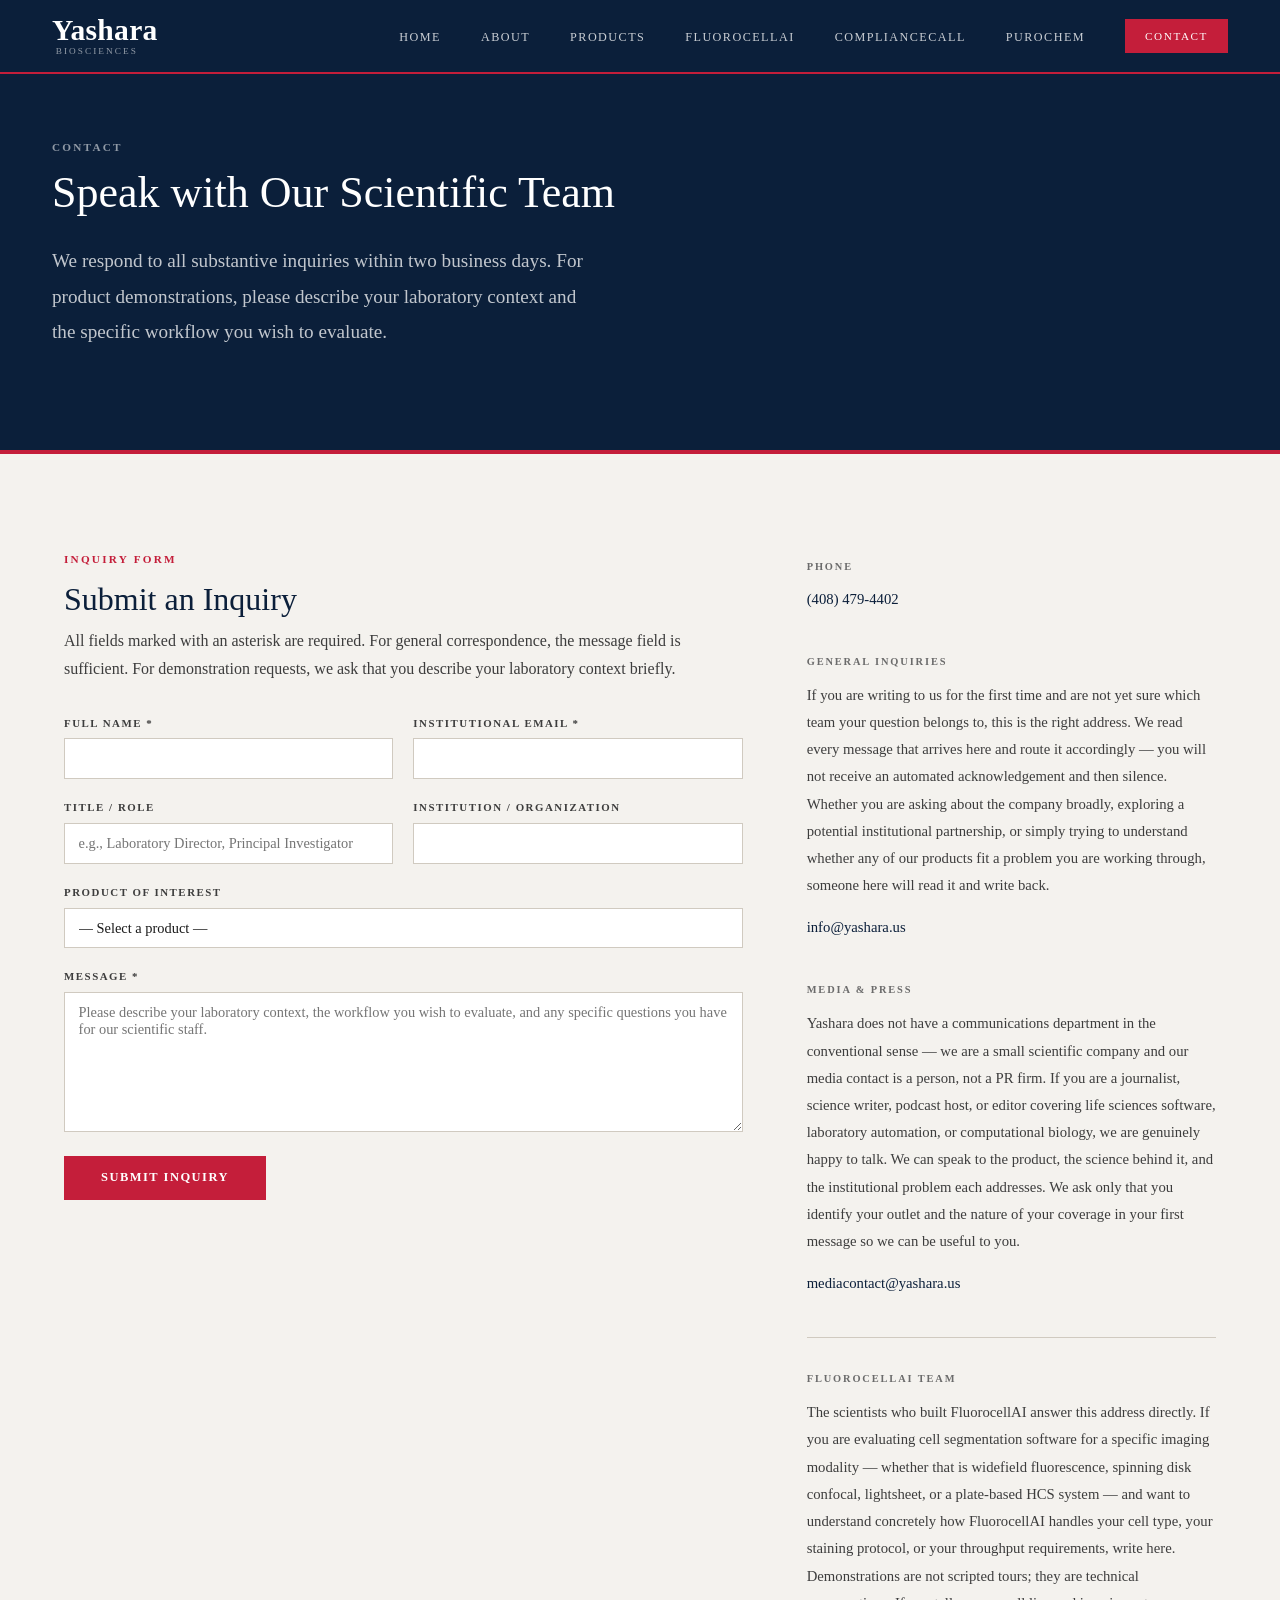
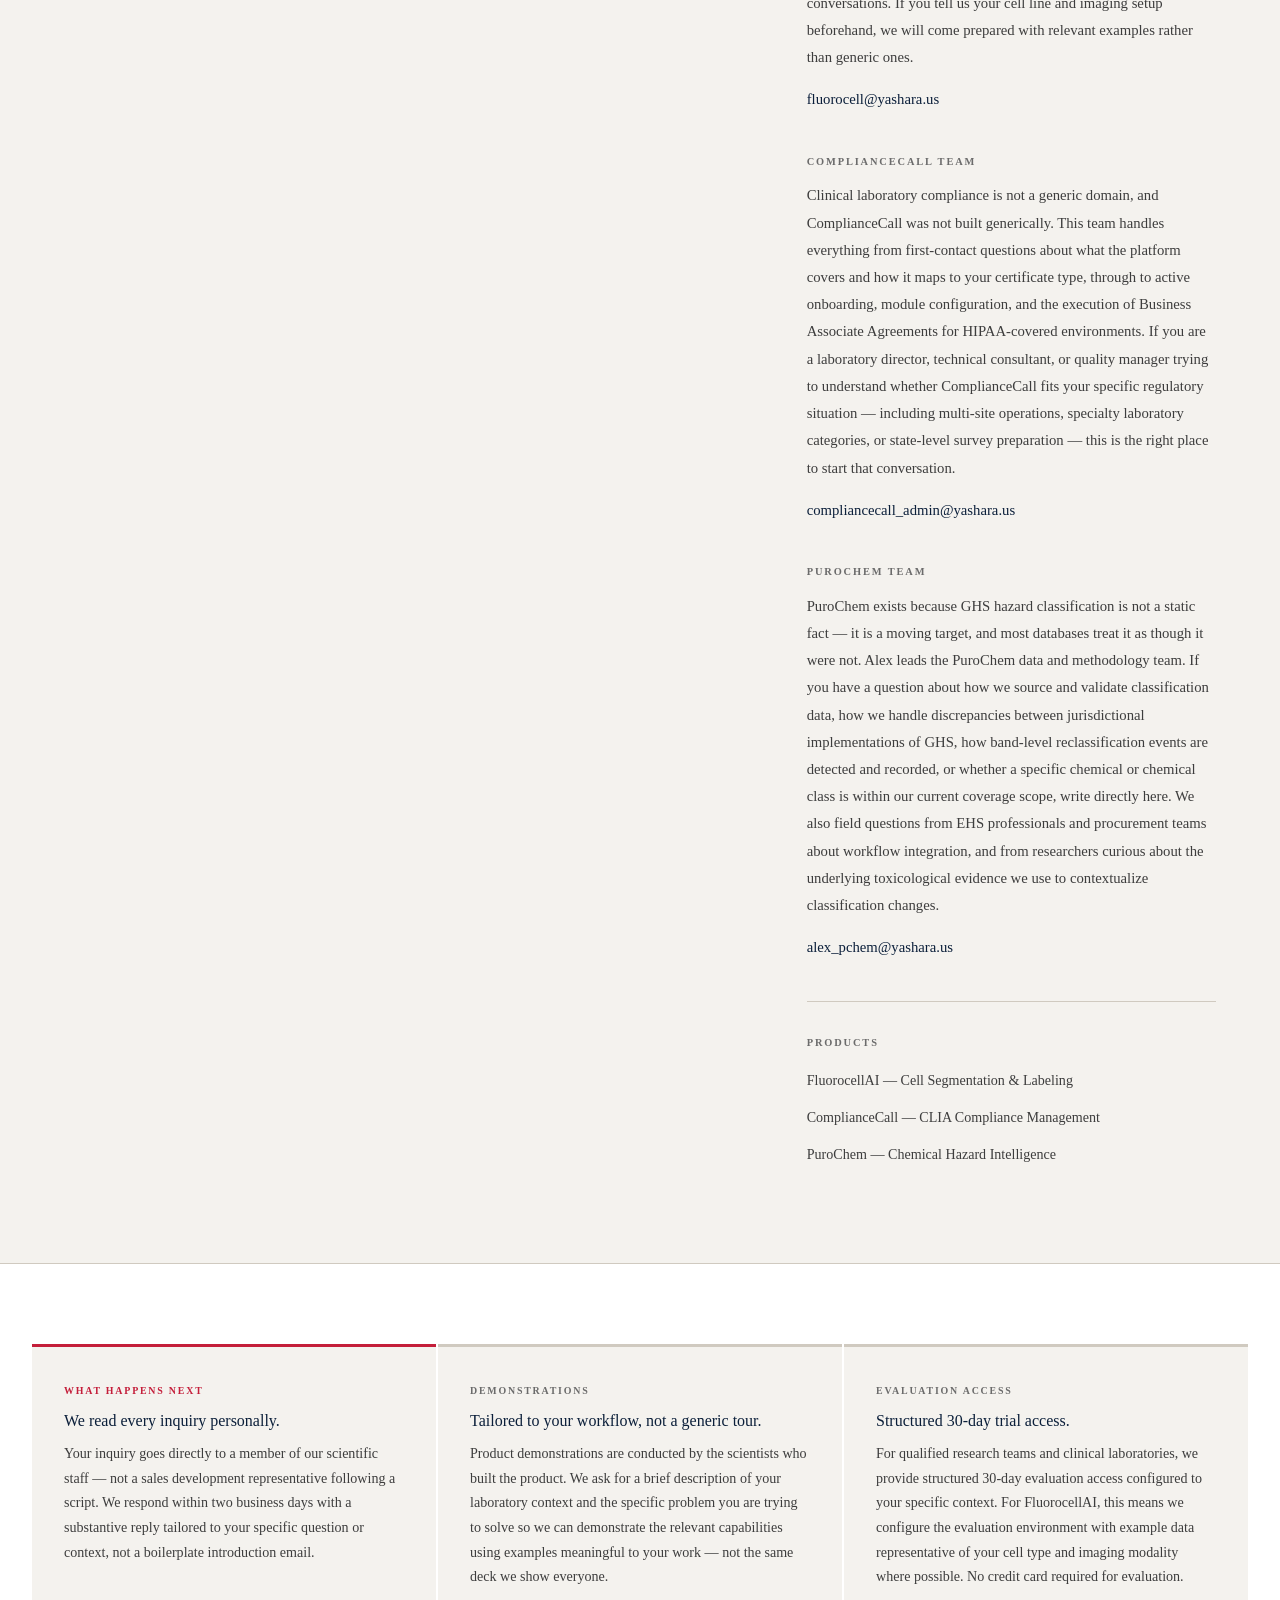
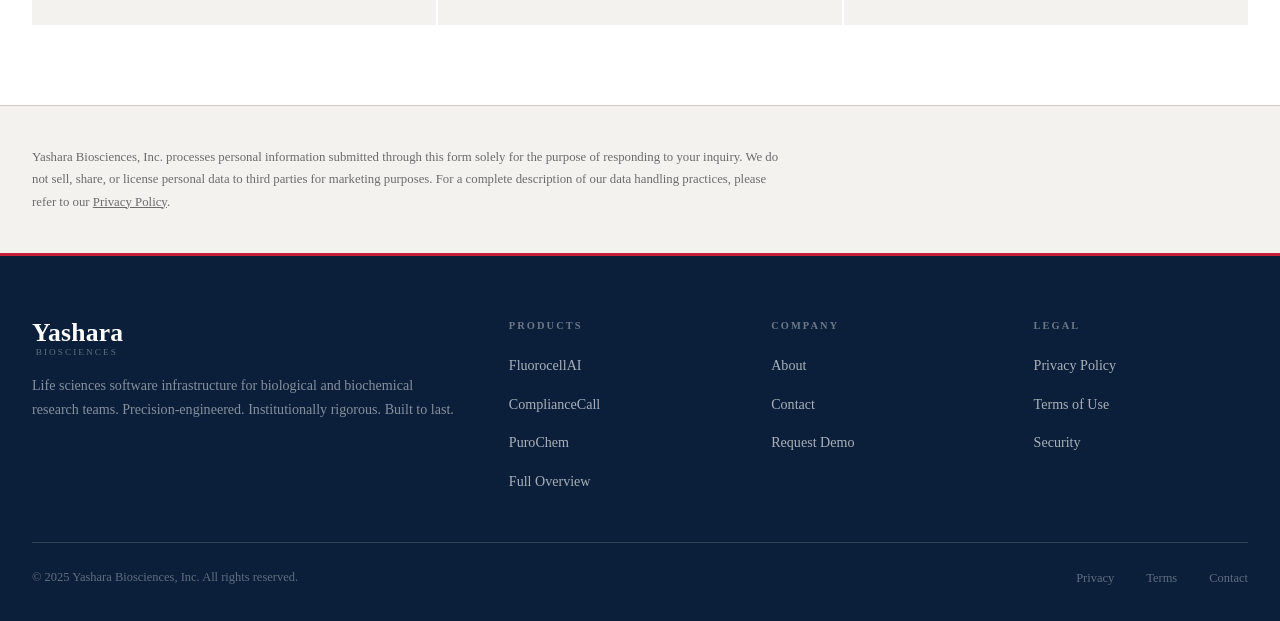
<file: contact.html>
<!DOCTYPE html>
<html lang="en">
<head>
    <meta charset="UTF-8">
    <meta name="google-site-verification" content="mtCB4MaashtUbvmyQ7X1JDvn44G7voVTq1GUsXzId50" />
    <meta name="viewport" content="width=device-width, initial-scale=1.0">
    <title>Contact — Yashara Biosciences</title>
    <meta name="description" content="Contact Yashara Biosciences. Request a product demonstration, discuss institutional licensing, or inquire about FluorocellAI, ComplianceCall, or PuroChem.">
    <link rel="icon" href="favicon.svg" type="image/svg+xml">
    <link rel="stylesheet" href="css/style.css">
    <link rel="stylesheet" href="css/product-themes.css">
</head>
<body>

<!-- ===================== HEADER ===================== -->
<header class="site-header">
    <div class="nav-container">
        <a href="index.html" class="nav-logo">
            <span class="nav-logo-main">Yashara</span>
            <span class="nav-logo-sub">Biosciences</span>
        </a>
        <nav class="desktop-nav">
            <ul>
                <li><a href="index.html">Home</a></li>
                <li><a href="about.html">About</a></li>
                <li><a href="products.html">Products</a></li>
                <li><a href="fluorocellai.html">FluorocellAI</a></li>
                <li><a href="compliancecall.html">ComplianceCall</a></li>
                <li><a href="purochem.html">PuroChem</a></li>
                <li><a href="contact.html" class="nav-cta btn active">Contact</a></li>
            </ul>
        </nav>
        <button class="hamburger" aria-label="Open navigation menu">
            <span></span><span></span><span></span>
        </button>
    </div>
    <nav class="mobile-nav">
        <button class="close-mobile-nav">&times;</button>
        <ul>
            <li><a href="index.html">Home</a></li>
            <li><a href="about.html">About</a></li>
            <li><a href="products.html">Products</a></li>
            <li><a href="fluorocellai.html">FluorocellAI</a></li>
            <li><a href="compliancecall.html">ComplianceCall</a></li>
            <li><a href="purochem.html">PuroChem</a></li>
            <li><a href="contact.html">Contact</a></li>
        </ul>
    </nav>
</header>

<!-- ===================== PAGE HERO ===================== -->
<section class="hero" style="min-height:280px;">
    <div class="hero-content" style="padding:4rem 2rem;">
        <span class="eyebrow">Contact</span>
        <h1 class="hero-title" style="font-size:clamp(1.8rem,4vw,2.75rem);">Speak with Our Scientific Team</h1>
        <p class="hero-body" style="max-width:540px;">
            We respond to all substantive inquiries within two business days. For product demonstrations, please describe your laboratory context and the specific workflow you wish to evaluate.
        </p>
    </div>
</section>

<!-- ===================== CONTACT CONTENT ===================== -->
<section class="band-light">
    <div style="max-width:var(--max-w);margin:0 auto;padding:0 2rem;display:flex;gap:4rem;align-items:flex-start;flex-wrap:wrap;">

        <!-- LEFT: FORM -->
        <div style="flex:1.6 1 380px;" id="demo">
            <span class="eyebrow">Inquiry Form</span>
            <h2 class="display-3" style="margin-bottom:0.5rem;">Submit an Inquiry</h2>
            <p style="margin-bottom:2rem;color:var(--text-mid);">All fields marked with an asterisk are required. For general correspondence, the message field is sufficient. For demonstration requests, we ask that you describe your laboratory context briefly.</p>

            <form class="contact-form-wrap" data-inquiry-form data-thankyou="ctaThankYou" style="max-width:100%;">
                <div class="form-grid">
                    <div class="form-group">
                        <label for="from_name">Full Name *</label>
                        <input type="text" id="from_name" name="from_name" required autocomplete="name">
                    </div>
                    <div class="form-group">
                        <label for="reply_to">Institutional Email *</label>
                        <input type="email" id="reply_to" name="reply_to" required autocomplete="email">
                    </div>
                    <div class="form-group">
                        <label for="title">Title / Role</label>
                        <input type="text" id="title" name="title" placeholder="e.g., Laboratory Director, Principal Investigator">
                    </div>
                    <div class="form-group">
                        <label for="organization">Institution / Organization</label>
                        <input type="text" id="organization" name="organization" autocomplete="organization">
                    </div>
                    <div class="form-group full">
                        <label for="interest">Product of Interest</label>
                        <select id="interest" name="interest">
                            <option value="">— Select a product —</option>
                            <option value="fluorocellai">FluorocellAI</option>
                            <option value="compliancecall">ComplianceCall</option>
                            <option value="purochem">PuroChem</option>
                            <option value="multiple">Multiple products</option>
                            <option value="general">General inquiry</option>
                        </select>
                    </div>
                    <div class="form-group full">
                        <label for="message">Message *</label>
                        <textarea id="message" name="message" required placeholder="Please describe your laboratory context, the workflow you wish to evaluate, and any specific questions you have for our scientific staff."></textarea>
                    </div>
                </div>
                <div class="form-submit-row">
                    <button type="submit" class="btn btn-primary" id="submit-btn" style="cursor:pointer;font-size:0.78rem;">Submit Inquiry</button>
                    <div class="form-status"></div>
                </div>
            </form>

            <div id="ctaThankYou" style="display:none;margin-top:2rem;background:var(--white);border:1px solid var(--rule);border-left:3px solid var(--red);padding:2rem 2rem;">
                <h3 style="font-size:1.2rem;margin-bottom:0.5rem;color:var(--navy);">Inquiry received.</h3>
                <p style="font-size:0.92rem;color:var(--text-mid);line-height:1.75;">Thank you for your message. A member of our scientific team will respond within two business days. If your inquiry is time-sensitive, please note that in your message subject.</p>
            </div>
        </div>

        <!-- RIGHT: INFO -->
        <div style="flex:0.8 1 260px;margin-top:0.5rem;">

            <div style="margin-bottom:2.5rem;">
                <div style="font-size:0.65rem;font-weight:600;letter-spacing:0.18em;text-transform:uppercase;color:var(--text-light);margin-bottom:0.75rem;">Phone</div>
                <p style="margin-top:0.5rem;font-size:0.92rem;"><a href="tel:+14084794402" style="color:var(--navy);font-weight:500;">(408) 479-4402</a></p>
            </div>

            <div style="margin-bottom:2.5rem;">
                <div style="font-size:0.65rem;font-weight:600;letter-spacing:0.18em;text-transform:uppercase;color:var(--text-light);margin-bottom:0.75rem;">General Inquiries</div>
                <p style="font-size:0.92rem;color:var(--text-mid);line-height:1.85;">If you are writing to us for the first time and are not yet sure which team your question belongs to, this is the right address. We read every message that arrives here and route it accordingly — you will not receive an automated acknowledgement and then silence. Whether you are asking about the company broadly, exploring a potential institutional partnership, or simply trying to understand whether any of our products fit a problem you are working through, someone here will read it and write back.</p>
                <p style="margin-top:1rem;font-size:0.92rem;"><a href="mailto:info@yashara.us" style="color:var(--navy);font-weight:500;">info@yashara.us</a></p>
            </div>

            <div style="margin-bottom:2.5rem;">
                <div style="font-size:0.65rem;font-weight:600;letter-spacing:0.18em;text-transform:uppercase;color:var(--text-light);margin-bottom:0.75rem;">Media &amp; Press</div>
                <p style="font-size:0.92rem;color:var(--text-mid);line-height:1.85;">Yashara does not have a communications department in the conventional sense — we are a small scientific company and our media contact is a person, not a PR firm. If you are a journalist, science writer, podcast host, or editor covering life sciences software, laboratory automation, or computational biology, we are genuinely happy to talk. We can speak to the product, the science behind it, and the institutional problem each addresses. We ask only that you identify your outlet and the nature of your coverage in your first message so we can be useful to you.</p>
                <p style="margin-top:1rem;font-size:0.92rem;"><a href="mailto:mediacontact@yashara.us" style="color:var(--navy);font-weight:500;">mediacontact@yashara.us</a></p>
            </div>

            <hr style="border-color:var(--rule);margin:2rem 0;">

            <div style="margin-bottom:2.5rem;">
                <div style="font-size:0.65rem;font-weight:600;letter-spacing:0.18em;text-transform:uppercase;color:var(--text-light);margin-bottom:0.75rem;">FluorocellAI Team</div>
                <p style="font-size:0.92rem;color:var(--text-mid);line-height:1.85;">The scientists who built FluorocellAI answer this address directly. If you are evaluating cell segmentation software for a specific imaging modality — whether that is widefield fluorescence, spinning disk confocal, lightsheet, or a plate-based HCS system — and want to understand concretely how FluorocellAI handles your cell type, your staining protocol, or your throughput requirements, write here. Demonstrations are not scripted tours; they are technical conversations. If you tell us your cell line and imaging setup beforehand, we will come prepared with relevant examples rather than generic ones.</p>
                <p style="margin-top:1rem;font-size:0.92rem;"><a href="mailto:fluorocell@yashara.us" style="color:var(--navy);font-weight:500;">fluorocell@yashara.us</a></p>
            </div>

            <div style="margin-bottom:2.5rem;">
                <div style="font-size:0.65rem;font-weight:600;letter-spacing:0.18em;text-transform:uppercase;color:var(--text-light);margin-bottom:0.75rem;">ComplianceCall Team</div>
                <p style="font-size:0.92rem;color:var(--text-mid);line-height:1.85;">Clinical laboratory compliance is not a generic domain, and ComplianceCall was not built generically. This team handles everything from first-contact questions about what the platform covers and how it maps to your certificate type, through to active onboarding, module configuration, and the execution of Business Associate Agreements for HIPAA-covered environments. If you are a laboratory director, technical consultant, or quality manager trying to understand whether ComplianceCall fits your specific regulatory situation — including multi-site operations, specialty laboratory categories, or state-level survey preparation — this is the right place to start that conversation.</p>
                <p style="margin-top:1rem;font-size:0.92rem;"><a href="mailto:compliancecall_admin@yashara.us" style="color:var(--navy);font-weight:500;">compliancecall_admin@yashara.us</a></p>
            </div>

            <div style="margin-bottom:2.5rem;">
                <div style="font-size:0.65rem;font-weight:600;letter-spacing:0.18em;text-transform:uppercase;color:var(--text-light);margin-bottom:0.75rem;">PuroChem Team</div>
                <p style="font-size:0.92rem;color:var(--text-mid);line-height:1.85;">PuroChem exists because GHS hazard classification is not a static fact — it is a moving target, and most databases treat it as though it were not. Alex leads the PuroChem data and methodology team. If you have a question about how we source and validate classification data, how we handle discrepancies between jurisdictional implementations of GHS, how band-level reclassification events are detected and recorded, or whether a specific chemical or chemical class is within our current coverage scope, write directly here. We also field questions from EHS professionals and procurement teams about workflow integration, and from researchers curious about the underlying toxicological evidence we use to contextualize classification changes.</p>
                <p style="margin-top:1rem;font-size:0.92rem;"><a href="mailto:alex_pchem@yashara.us" style="color:var(--navy);font-weight:500;">alex_pchem@yashara.us</a></p>
            </div>

            <hr style="border-color:var(--rule);margin:2rem 0;">

            <div>
                <div style="font-size:0.65rem;font-weight:600;letter-spacing:0.18em;text-transform:uppercase;color:var(--text-light);margin-bottom:1rem;">Products</div>
                <ul style="list-style:none;display:flex;flex-direction:column;gap:0.65rem;">
                    <li><a href="fluorocellai.html" style="font-size:0.88rem;color:var(--text-mid);">FluorocellAI — Cell Segmentation &amp; Labeling</a></li>
                    <li><a href="compliancecall.html" style="font-size:0.88rem;color:var(--text-mid);">ComplianceCall — CLIA Compliance Management</a></li>
                    <li><a href="purochem.html" style="font-size:0.88rem;color:var(--text-mid);">PuroChem — Chemical Hazard Intelligence</a></li>
                </ul>
            </div>
        </div>

    </div>
</section>

<!-- ===================== WHAT TO EXPECT ===================== -->
<section class="band-white" style="padding:5rem 2rem;border-top:1px solid var(--rule);">
    <div style="max-width:var(--max-w);margin:0 auto;">
        <div style="display:grid;grid-template-columns:repeat(3,1fr);gap:2px;">
            <div style="background:var(--off-white);padding:2.25rem 2rem;border-top:3px solid var(--red);" class="fade-up">
                <div style="font-size:0.62rem;font-weight:600;letter-spacing:0.18em;text-transform:uppercase;color:var(--red);margin-bottom:0.75rem;">What Happens Next</div>
                <h4 style="font-size:1rem;color:var(--navy);margin-bottom:0.65rem;">We read every inquiry personally.</h4>
                <p style="font-size:0.88rem;line-height:1.75;color:var(--text-mid);">Your inquiry goes directly to a member of our scientific staff — not a sales development representative following a script. We respond within two business days with a substantive reply tailored to your specific question or context, not a boilerplate introduction email.</p>
            </div>
            <div style="background:var(--off-white);padding:2.25rem 2rem;border-top:3px solid var(--rule);" class="fade-up">
                <div style="font-size:0.62rem;font-weight:600;letter-spacing:0.18em;text-transform:uppercase;color:var(--text-light);margin-bottom:0.75rem;">Demonstrations</div>
                <h4 style="font-size:1rem;color:var(--navy);margin-bottom:0.65rem;">Tailored to your workflow, not a generic tour.</h4>
                <p style="font-size:0.88rem;line-height:1.75;color:var(--text-mid);">Product demonstrations are conducted by the scientists who built the product. We ask for a brief description of your laboratory context and the specific problem you are trying to solve so we can demonstrate the relevant capabilities using examples meaningful to your work — not the same deck we show everyone.</p>
            </div>
            <div style="background:var(--off-white);padding:2.25rem 2rem;border-top:3px solid var(--rule);" class="fade-up">
                <div style="font-size:0.62rem;font-weight:600;letter-spacing:0.18em;text-transform:uppercase;color:var(--text-light);margin-bottom:0.75rem;">Evaluation Access</div>
                <h4 style="font-size:1rem;color:var(--navy);margin-bottom:0.65rem;">Structured 30-day trial access.</h4>
                <p style="font-size:0.88rem;line-height:1.75;color:var(--text-mid);">For qualified research teams and clinical laboratories, we provide structured 30-day evaluation access configured to your specific context. For FluorocellAI, this means we configure the evaluation environment with example data representative of your cell type and imaging modality where possible. No credit card required for evaluation.</p>
            </div>
        </div>
    </div>
</section>

<!-- ===================== LEGAL NOTE ===================== -->
<section class="band-light" style="padding:2.5rem 2rem;border-top:1px solid var(--rule);">
    <div style="max-width:var(--max-w);margin:0 auto;">
        <p style="font-size:0.8rem;color:var(--text-light);line-height:1.75;max-width:760px;">
            Yashara Biosciences, Inc. processes personal information submitted through this form solely for the purpose of responding to your inquiry. We do not sell, share, or license personal data to third parties for marketing purposes. For a complete description of our data handling practices, please refer to our <a href="privacy.html" style="color:var(--text-light);text-decoration:underline;">Privacy Policy</a>.
        </p>
    </div>
</section>

<!-- ===================== FOOTER ===================== -->
<footer class="site-footer">
    <div class="footer-grid">
        <div class="footer-brand">
            <a href="index.html" class="nav-logo" style="text-decoration:none;">
                <span class="nav-logo-main">Yashara</span>
                <span class="nav-logo-sub">Biosciences</span>
            </a>
            <p>Life sciences software infrastructure for biological and biochemical research teams. Precision-engineered. Institutionally rigorous. Built to last.</p>
        </div>
        <div class="footer-col">
            <h5>Products</h5>
            <ul>
                <li><a href="fluorocellai.html">FluorocellAI</a></li>
                <li><a href="compliancecall.html">ComplianceCall</a></li>
                <li><a href="purochem.html">PuroChem</a></li>
                <li><a href="products.html">Full Overview</a></li>
            </ul>
        </div>
        <div class="footer-col">
            <h5>Company</h5>
            <ul>
                <li><a href="about.html">About</a></li>
                <li><a href="contact.html">Contact</a></li>
                <li><a href="contact.html#demo">Request Demo</a></li>
            </ul>
        </div>
        <div class="footer-col">
            <h5>Legal</h5>
            <ul>
                <li><a href="privacy.html">Privacy Policy</a></li>
                <li><a href="terms.html">Terms of Use</a></li>
                <li><a href="security.html">Security</a></li>
            </ul>
        </div>
    </div>
    <div class="footer-bottom">
        <p>&copy; 2025 Yashara Biosciences, Inc. All rights reserved.</p>
        <div style="display:flex;gap:2rem;">
            <a href="privacy.html">Privacy</a>
            <a href="terms.html">Terms</a>
            <a href="contact.html">Contact</a>
        </div>
    </div>
</footer>

<script src="js/main.js"></script>
</body>
</html>
</file>
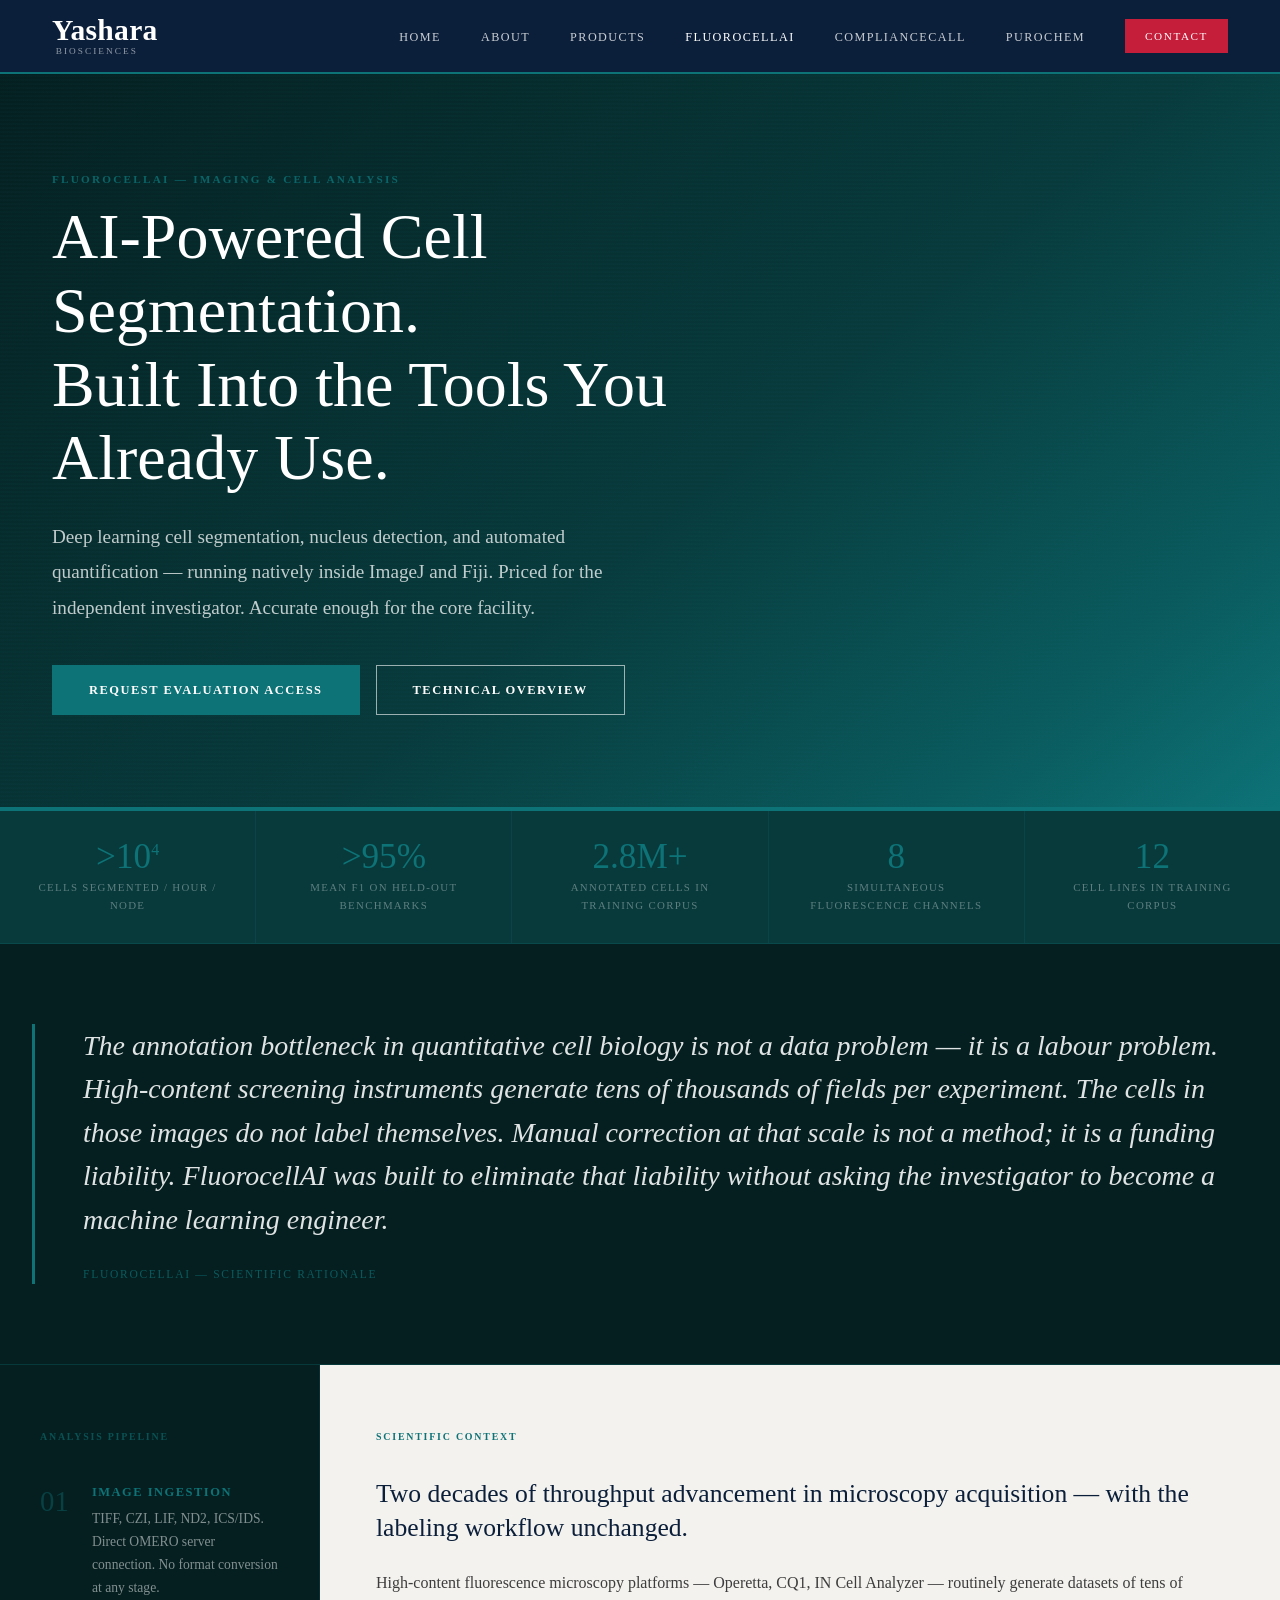
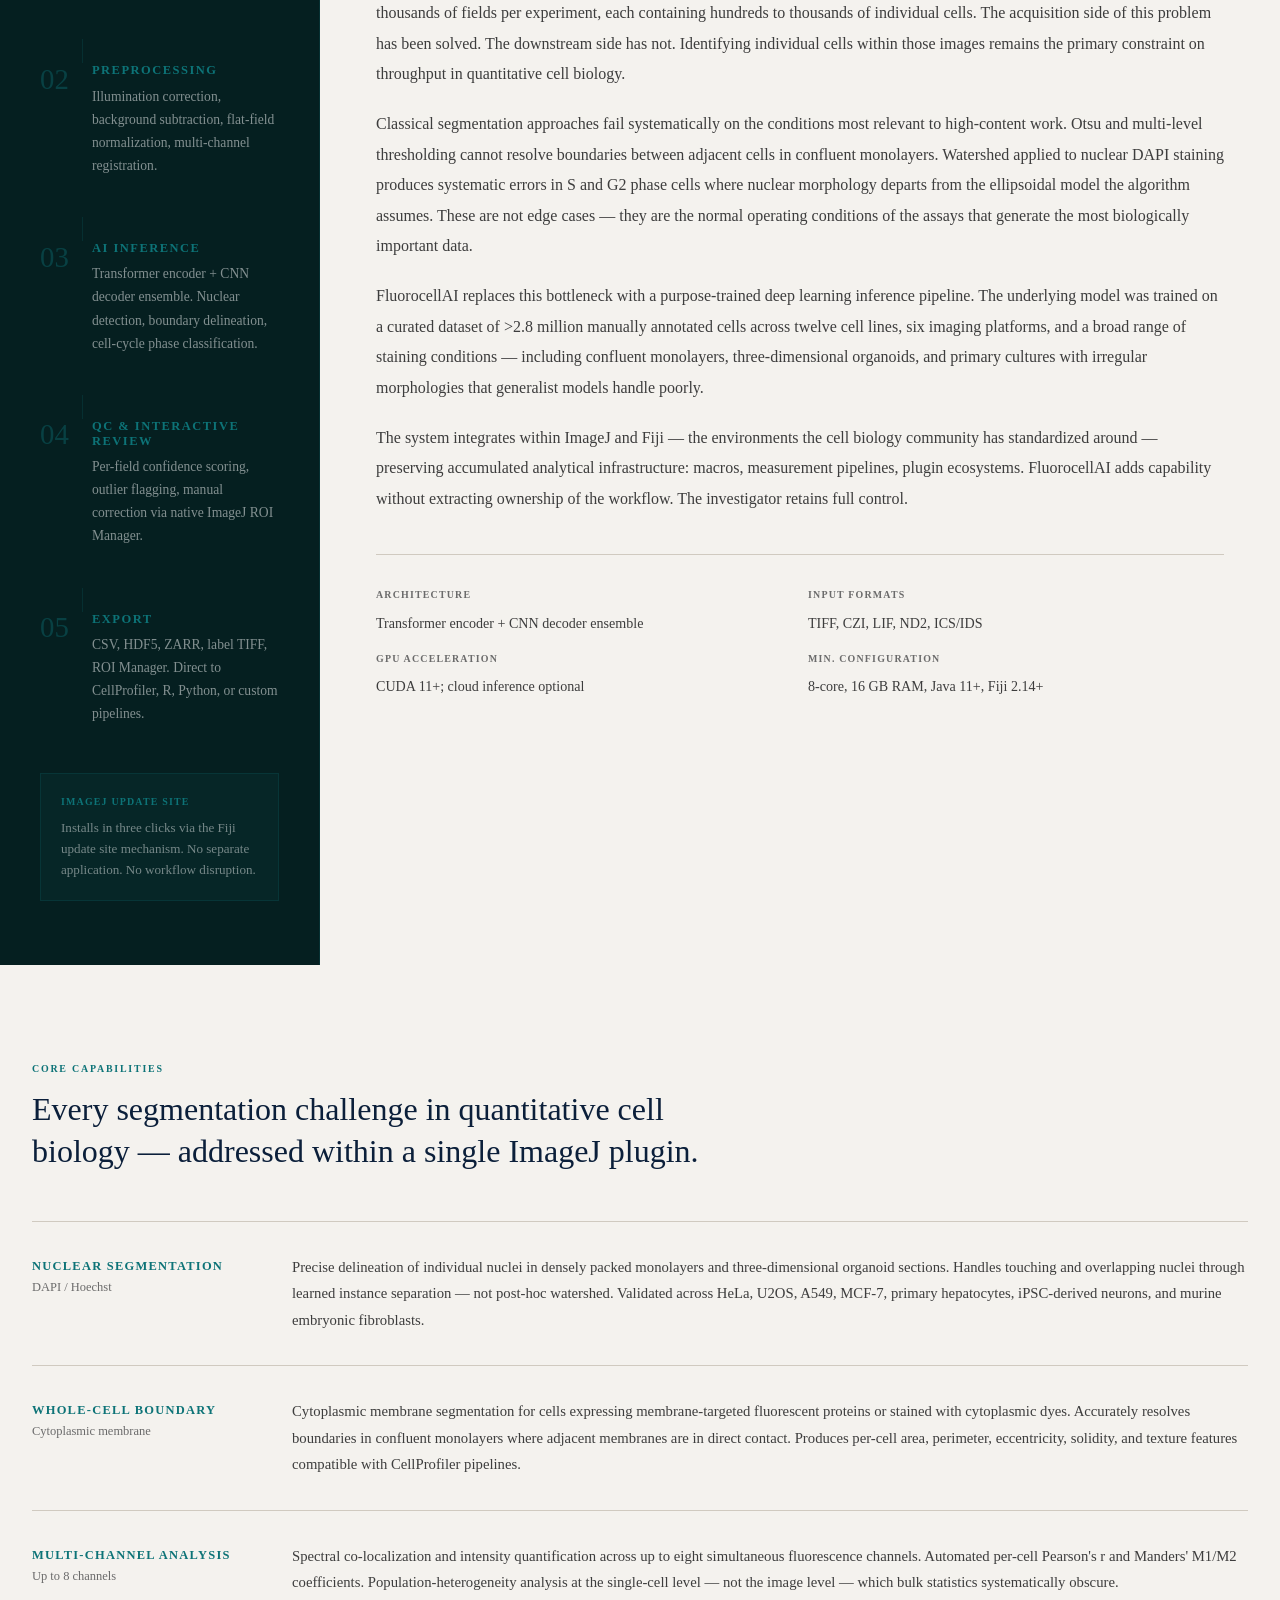
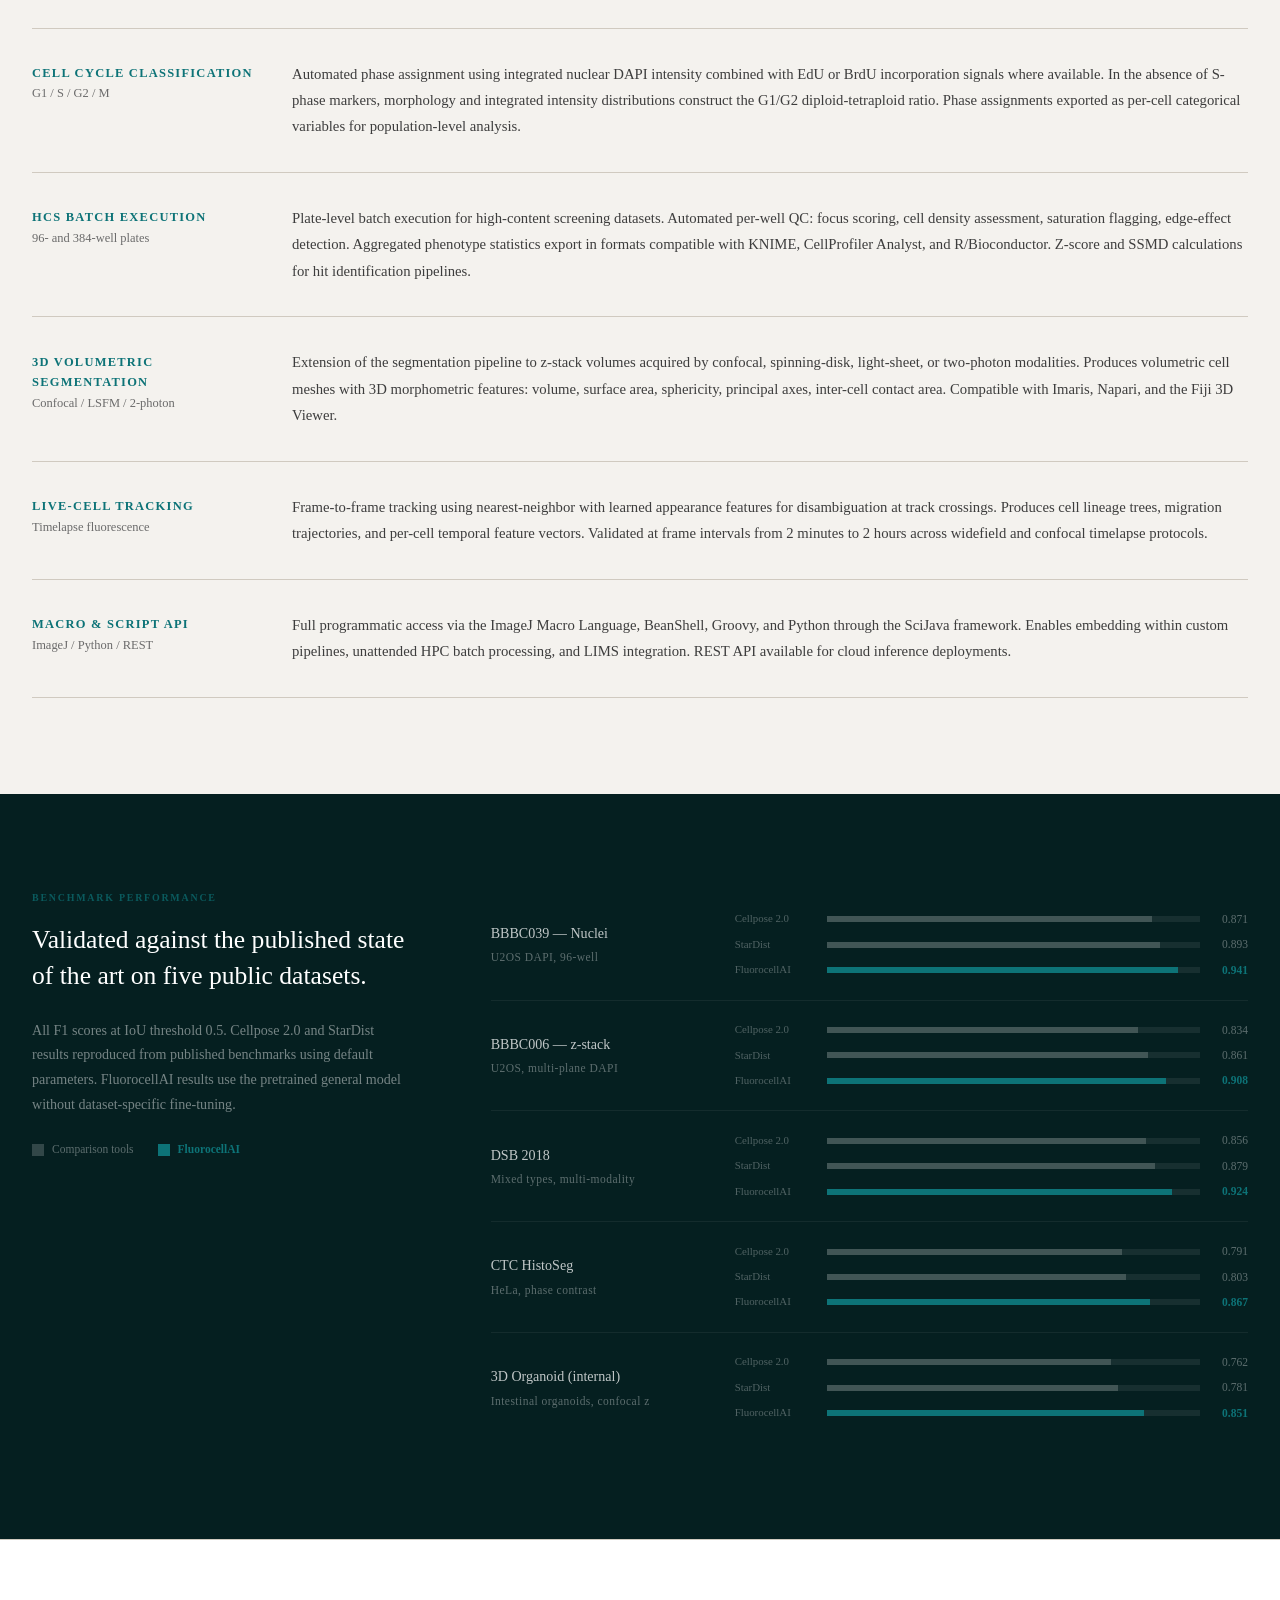
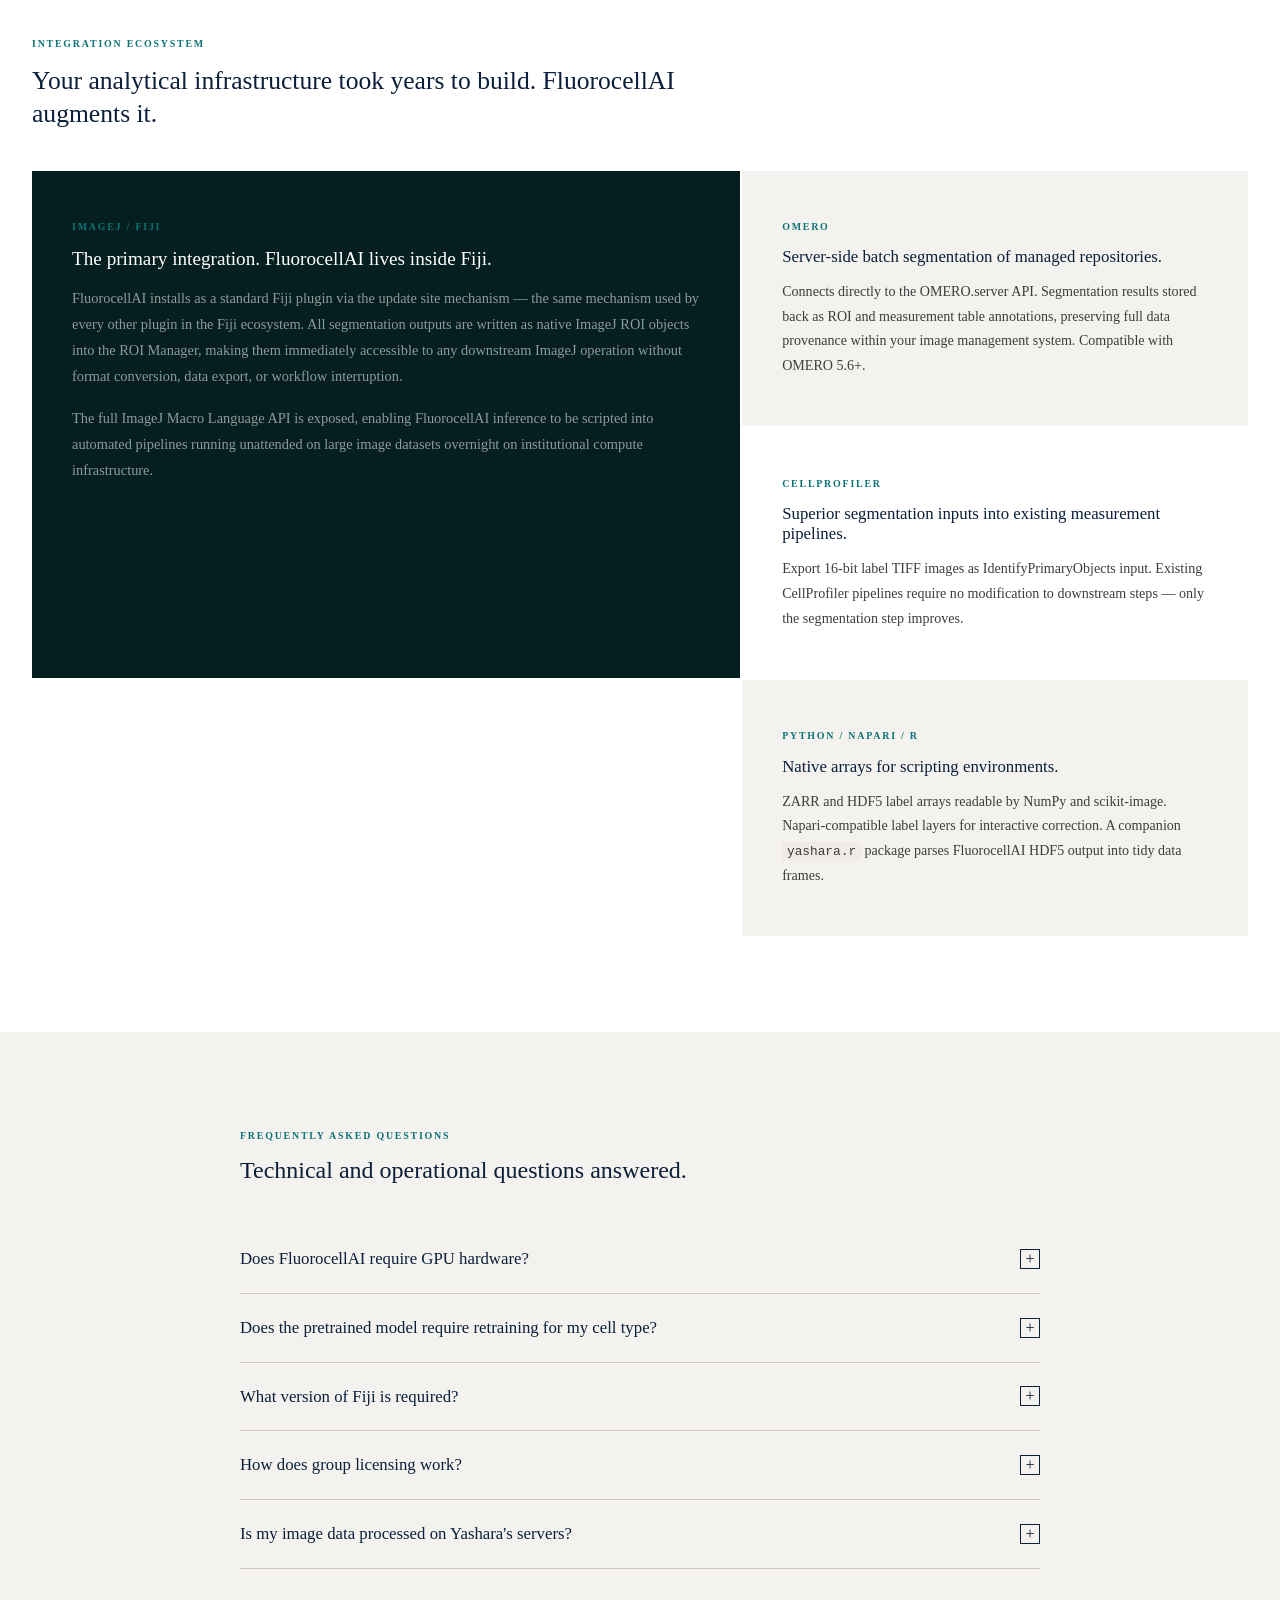
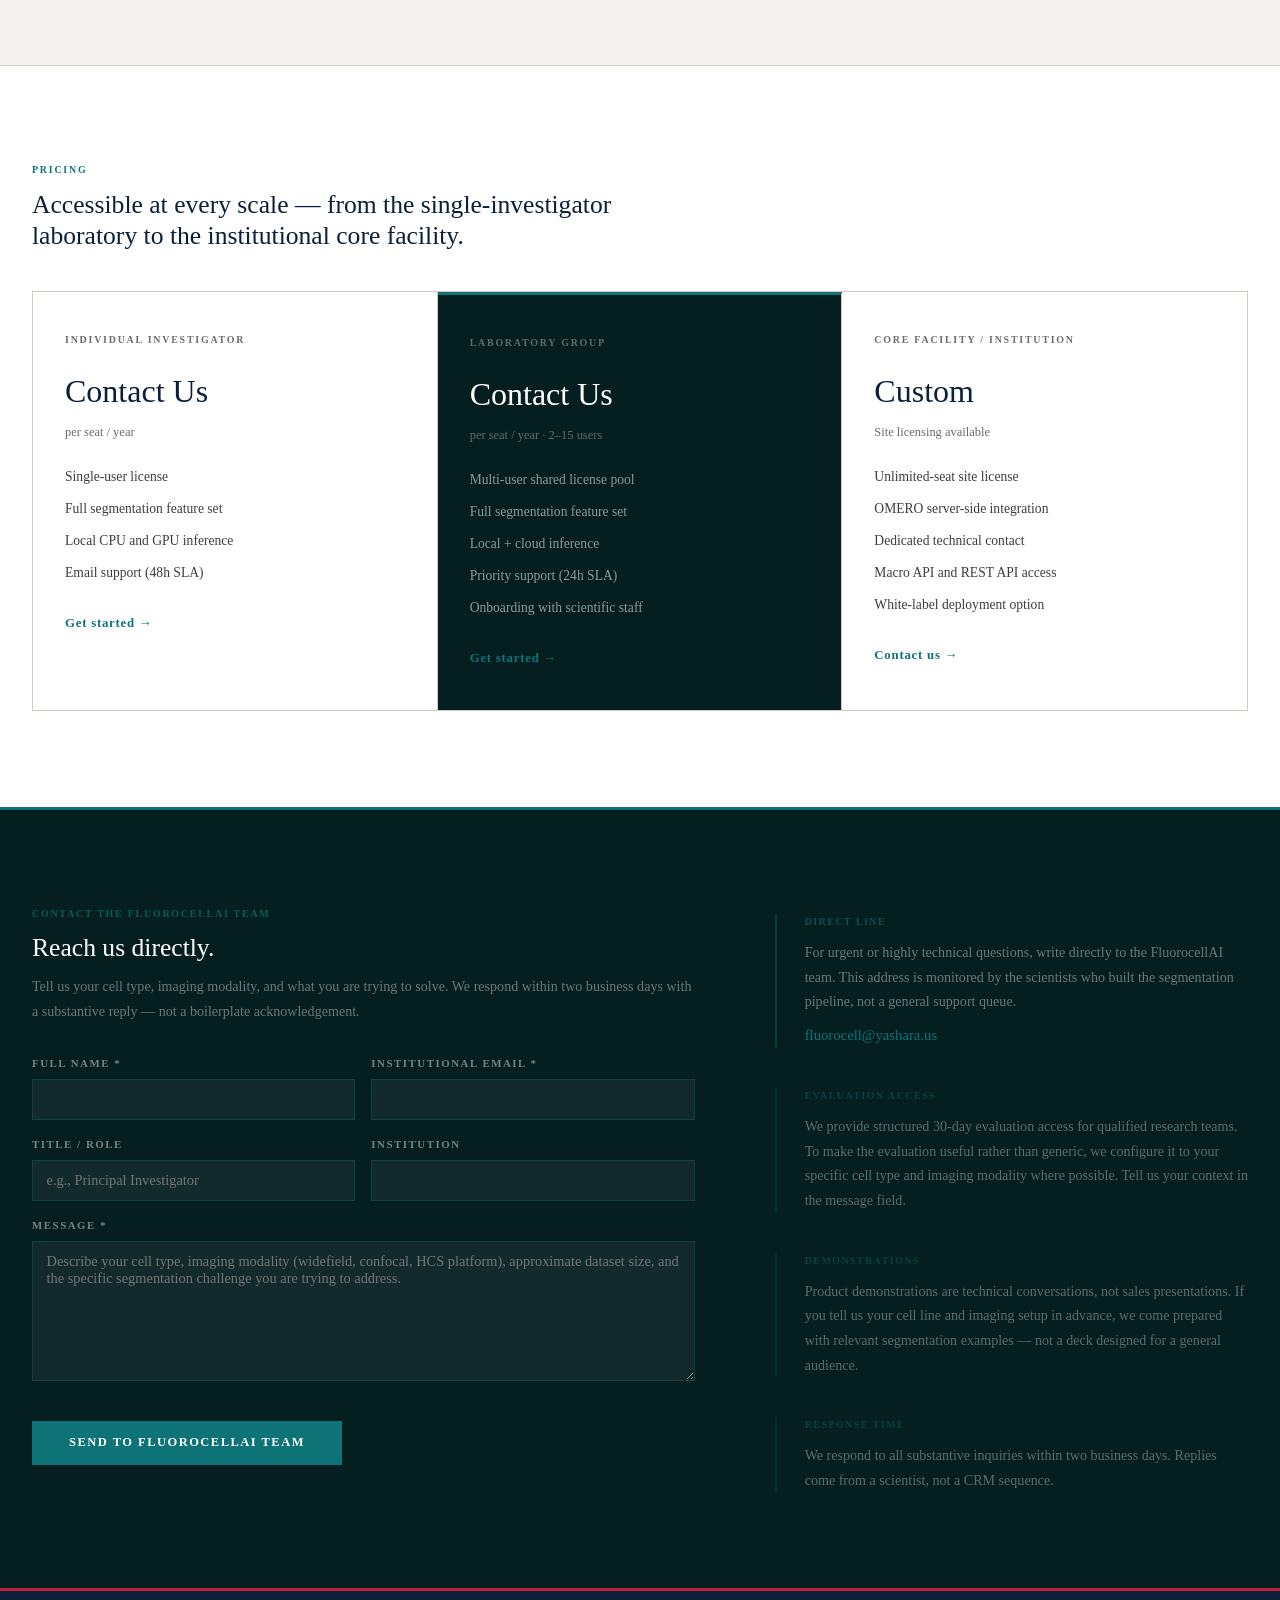
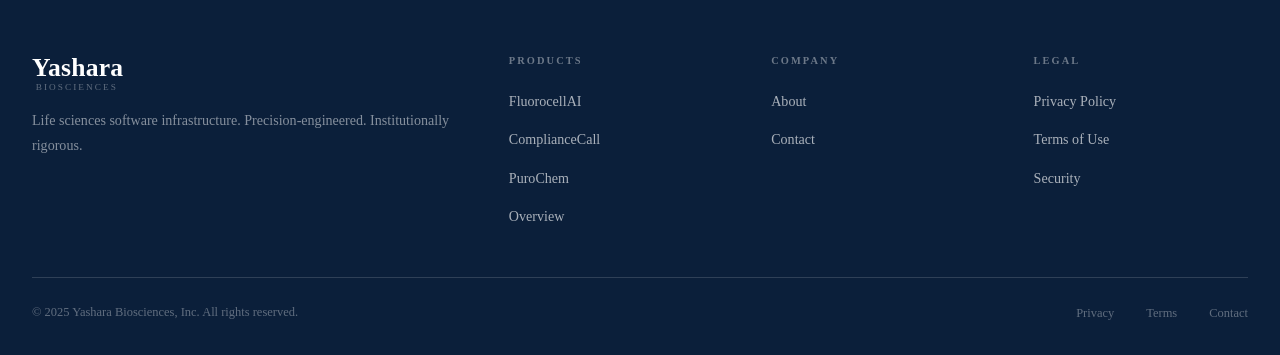
<file: fluorocellai.html>
<!DOCTYPE html>
<html lang="en">
<head>
    <meta charset="UTF-8">
    <meta name="google-site-verification" content="mtCB4MaashtUbvmyQ7X1JDvn44G7voVTq1GUsXzId50" />
    <meta name="viewport" content="width=device-width, initial-scale=1.0">
    <title>FluorocellAI — AI Cell Segmentation | Yashara Biosciences</title>
    <meta name="description" content="FluorocellAI: high-throughput AI cell labeling, segmentation, and quantification for fluorescence microscopy. Native ImageJ, Fiji, and OMERO integration.">
    <meta name="keywords" content="FluorocellAI, cell segmentation software, AI cell labeling, fluorescence microscopy, ImageJ plugin, Fiji plugin, OMERO integration, high-content screening, nucleus detection">
    <meta name="robots" content="index, follow">
    <link rel="canonical" href="https://yashara.us/fluorocellai.html">
    <meta property="og:title" content="FluorocellAI — AI Cell Segmentation | Yashara Biosciences">
    <meta property="og:description" content="High-throughput AI cell segmentation and labeling for fluorescence microscopy. Runs natively in ImageJ and Fiji.">
    <meta property="og:url" content="https://yashara.us/fluorocellai.html">
    <meta property="og:type" content="website">
    <meta property="og:site_name" content="Yashara Biosciences">
    <link rel="icon" href="favicon.svg" type="image/svg+xml">
    <link rel="stylesheet" href="css/style.css">
    <link rel="stylesheet" href="css/product-themes.css">
    <style>
        :root {
            --fc-teal: #0D7377;
            --fc-teal-dark: #0A5C5F;
            --fc-bg: #051F20;
        }
        .site-header { border-bottom-color: var(--fc-teal); }
        .hero::after { background: var(--fc-teal); }

        /* Opening statement block */
        .fc-statement {
            background: var(--fc-bg);
            padding: 5rem 2rem;
            border-bottom: 1px solid rgba(13,115,119,0.3);
        }
        .fc-statement-inner {
            max-width: var(--max-w);
            margin: 0 auto;
            display: grid;
            grid-template-columns: 3px 1fr;
            gap: 0 3rem;
        }
        .fc-statement-bar { background: var(--fc-teal); }
        .fc-statement-text {
            font-family: var(--font-serif);
            font-size: clamp(1.3rem, 2.2vw, 1.75rem);
            color: rgba(255,255,255,0.88);
            line-height: 1.55;
            font-weight: 400;
            font-style: italic;
        }
        .fc-statement-attribution {
            margin-top: 1.5rem;
            font-size: 0.72rem;
            letter-spacing: 0.15em;
            text-transform: uppercase;
            color: rgba(13,115,119,0.7);
            font-style: normal;
            font-family: var(--font-sans);
        }

        /* Stat strip */
        .fc-stat-strip {
            background: #083A3C;
            border-bottom: 1px solid rgba(13,115,119,0.25);
            display: flex;
            justify-content: stretch;
        }
        .fc-stat {
            flex: 1;
            padding: 1.75rem 2rem;
            border-right: 1px solid rgba(13,115,119,0.2);
            text-align: center;
        }
        .fc-stat:last-child { border-right: none; }
        .fc-stat-num {
            font-family: var(--font-serif);
            font-size: 2.2rem;
            color: var(--fc-teal);
            line-height: 1;
            margin-bottom: 0.3rem;
        }
        .fc-stat-label {
            font-size: 0.68rem;
            letter-spacing: 0.12em;
            text-transform: uppercase;
            color: rgba(255,255,255,0.35);
        }

        /* Two-column deep-dive: pipeline left, prose right */
        .fc-deepdive {
            display: grid;
            grid-template-columns: 320px 1fr;
            min-height: 600px;
        }
        .fc-pipeline-col {
            background: var(--fc-bg);
            padding: 4rem 2.5rem;
            border-right: 1px solid rgba(13,115,119,0.2);
        }
        .fc-prose-col {
            background: var(--off-white);
            padding: 4rem 3.5rem;
        }
        .fc-step {
            display: flex;
            gap: 1.25rem;
            margin-bottom: 2.5rem;
        }
        .fc-step:last-child { margin-bottom: 0; }
        .fc-step-num {
            font-family: var(--font-serif);
            font-size: 1.8rem;
            color: rgba(13,115,119,0.4);
            line-height: 1;
            min-width: 2rem;
            padding-top: 0.1rem;
        }
        .fc-step-content h5 {
            font-family: var(--font-sans);
            font-size: 0.78rem;
            font-weight: 600;
            letter-spacing: 0.12em;
            text-transform: uppercase;
            color: var(--fc-teal);
            margin-bottom: 0.4rem;
        }
        .fc-step-content p {
            font-size: 0.85rem;
            color: rgba(255,255,255,0.5);
            line-height: 1.7;
        }
        .fc-step-connector {
            width: 1px;
            height: 1.5rem;
            background: rgba(13,115,119,0.2);
            margin-left: calc(2rem + 0.625rem - 0.5px);
            margin-bottom: 0;
        }

        /* Spec sheet capabilities — ruled list, not grid */
        .fc-spec-list {
            max-width: var(--max-w);
            margin: 0 auto;
        }
        .fc-spec-entry {
            display: grid;
            grid-template-columns: 260px 1fr;
            border-bottom: 1px solid var(--rule);
            padding: 2rem 0;
        }
        .fc-spec-entry:first-child { border-top: 1px solid var(--rule); }
        .fc-spec-label {
            font-family: var(--font-sans);
            font-size: 0.78rem;
            font-weight: 600;
            letter-spacing: 0.1em;
            text-transform: uppercase;
            color: var(--fc-teal);
            padding-right: 2rem;
            padding-top: 0.15rem;
        }
        .fc-spec-body p {
            font-size: 0.92rem;
            line-height: 1.8;
            color: var(--text-mid);
            margin-bottom: 0;
        }

        /* Benchmark — CSS bar chart */
        .fc-bench-row {
            display: grid;
            grid-template-columns: 220px 1fr;
            gap: 1.5rem;
            align-items: center;
            padding: 1.25rem 0;
            border-bottom: 1px solid rgba(255,255,255,0.06);
        }
        .fc-bench-row:last-child { border-bottom: none; }
        .fc-bench-meta { }
        .fc-bench-dataset {
            font-size: 0.88rem;
            color: rgba(255,255,255,0.75);
            margin-bottom: 0.2rem;
        }
        .fc-bench-celltype {
            font-size: 0.72rem;
            color: rgba(255,255,255,0.35);
            letter-spacing: 0.04em;
        }
        .fc-bench-bars { display: flex; flex-direction: column; gap: 0.4rem; }
        .fc-bar-wrap { display: flex; align-items: center; gap: 0.75rem; }
        .fc-bar-label { font-size: 0.68rem; color: rgba(255,255,255,0.3); min-width: 80px; }
        .fc-bar-track { flex: 1; height: 6px; background: rgba(255,255,255,0.07); }
        .fc-bar-fill { height: 100%; }
        .fc-bar-val { font-size: 0.72rem; min-width: 36px; text-align: right; }
        .fc-bar-other { background: rgba(255,255,255,0.18); }
        .fc-bar-us { background: var(--fc-teal); }
        .fc-bar-val-other { color: rgba(255,255,255,0.35); }
        .fc-bar-val-us { color: var(--fc-teal); font-weight: 600; }

        /* Integration panels — asymmetric */
        .fc-integration-grid {
            display: grid;
            grid-template-columns: 1.4fr 1fr;
            gap: 2px;
        }
        .fc-int-panel {
            padding: 3rem 2.5rem;
        }
        .fc-int-panel.primary {
            background: var(--fc-bg);
            grid-row: span 2;
        }
        .fc-int-panel.secondary { background: var(--off-white); }
        .fc-int-panel.tertiary { background: var(--white); }
        .fc-int-panel.quaternary { background: var(--off-white); }
        .fc-int-name {
            font-size: 0.62rem;
            font-weight: 600;
            letter-spacing: 0.18em;
            text-transform: uppercase;
            color: var(--fc-teal);
            margin-bottom: 0.75rem;
        }

        /* Pricing — horizontal strip */
        .fc-pricing-strip {
            display: grid;
            grid-template-columns: repeat(3, 1fr);
            gap: 0;
            border: 1px solid var(--rule);
        }
        .fc-price-tier {
            padding: 2.5rem 2rem;
            border-right: 1px solid var(--rule);
        }
        .fc-price-tier:last-child { border-right: none; }
        .fc-price-tier.featured {
            background: var(--fc-bg);
            border-top: 3px solid var(--fc-teal);
        }
        .fc-price-name {
            font-size: 0.62rem;
            font-weight: 600;
            letter-spacing: 0.18em;
            text-transform: uppercase;
            color: var(--text-light);
            margin-bottom: 1rem;
        }
        .fc-price-tier.featured .fc-price-name { color: rgba(255,255,255,0.35); }

        @media (max-width: 900px) {
            .fc-deepdive { grid-template-columns: 1fr; }
            .fc-pipeline-col { border-right: none; border-bottom: 1px solid rgba(13,115,119,0.2); }
            .fc-spec-entry { grid-template-columns: 1fr; gap: 0.5rem; }
            .fc-integration-grid { grid-template-columns: 1fr; }
            .fc-int-panel.primary { grid-row: span 1; }
            .fc-pricing-strip { grid-template-columns: 1fr; }
            .fc-price-tier { border-right: none; border-bottom: 1px solid var(--rule); }
            .fc-stat-strip { flex-wrap: wrap; }
            .fc-stat { flex: 1 1 50%; border-bottom: 1px solid rgba(13,115,119,0.2); }
        }
    </style>
</head>
<body class="theme-fluorocell">

<header class="site-header">
    <div class="nav-container">
        <a href="index.html" class="nav-logo">
            <span class="nav-logo-main">Yashara</span>
            <span class="nav-logo-sub">Biosciences</span>
        </a>
        <nav class="desktop-nav">
            <ul>
                <li><a href="index.html">Home</a></li>
                <li><a href="about.html">About</a></li>
                <li><a href="products.html">Products</a></li>
                <li><a href="fluorocellai.html" class="active">FluorocellAI</a></li>
                <li><a href="compliancecall.html">ComplianceCall</a></li>
                <li><a href="purochem.html">PuroChem</a></li>
                <li><a href="contact.html" class="nav-cta btn">Contact</a></li>
            </ul>
        </nav>
        <button class="hamburger" aria-label="Open menu"><span></span><span></span><span></span></button>
    </div>
    <nav class="mobile-nav">
        <button class="close-mobile-nav">&times;</button>
        <ul>
            <li><a href="index.html">Home</a></li>
            <li><a href="about.html">About</a></li>
            <li><a href="products.html">Products</a></li>
            <li><a href="fluorocellai.html">FluorocellAI</a></li>
            <li><a href="compliancecall.html">ComplianceCall</a></li>
            <li><a href="purochem.html">PuroChem</a></li>
            <li><a href="contact.html">Contact</a></li>
        </ul>
    </nav>
</header>

<!-- HERO -->
<section class="hero" style="min-height:520px;background:linear-gradient(140deg,#051F20 0%,#083A3C 55%,#0A5C5F 85%,#0D7377 100%);">
    <div class="hero-bg-overlay"></div>
    <div class="hero-content" style="position:relative;z-index:2;padding:6rem 2rem;">
        <span class="eyebrow" style="color:rgba(13,115,119,0.8);">FluorocellAI — Imaging &amp; Cell Analysis</span>
        <h1 class="hero-title" style="max-width:800px;">AI-Powered Cell Segmentation.<br>Built Into the Tools You Already Use.</h1>
        <p class="hero-body" style="max-width:580px;">Deep learning cell segmentation, nucleus detection, and automated quantification — running natively inside ImageJ and Fiji. Priced for the independent investigator. Accurate enough for the core facility.</p>
        <div class="hero-actions">
            <a href="contact.html" style="background:var(--fc-teal);color:#fff;border-color:var(--fc-teal);" class="btn">Request Evaluation Access</a>
            <a href="#pipeline" class="btn btn-white">Technical Overview</a>
        </div>
    </div>
</section>

<!-- STAT STRIP -->
<div class="fc-stat-strip">
    <div class="fc-stat fade-up">
        <div class="fc-stat-num">&gt;10<sup style="font-size:1rem;">4</sup></div>
        <div class="fc-stat-label">Cells segmented / hour / node</div>
    </div>
    <div class="fc-stat fade-up">
        <div class="fc-stat-num">&gt;95%</div>
        <div class="fc-stat-label">Mean F1 on held-out benchmarks</div>
    </div>
    <div class="fc-stat fade-up">
        <div class="fc-stat-num">2.8M+</div>
        <div class="fc-stat-label">Annotated cells in training corpus</div>
    </div>
    <div class="fc-stat fade-up">
        <div class="fc-stat-num">8</div>
        <div class="fc-stat-label">Simultaneous fluorescence channels</div>
    </div>
    <div class="fc-stat fade-up">
        <div class="fc-stat-num">12</div>
        <div class="fc-stat-label">Cell lines in training corpus</div>
    </div>
</div>

<!-- OPENING STATEMENT -->
<div class="fc-statement">
    <div class="fc-statement-inner">
        <div class="fc-statement-bar"></div>
        <div>
            <p class="fc-statement-text">The annotation bottleneck in quantitative cell biology is not a data problem — it is a labour problem. High-content screening instruments generate tens of thousands of fields per experiment. The cells in those images do not label themselves. Manual correction at that scale is not a method; it is a funding liability. FluorocellAI was built to eliminate that liability without asking the investigator to become a machine learning engineer.</p>
            <div class="fc-statement-attribution">FluorocellAI — Scientific Rationale</div>
        </div>
    </div>
</div>

<!-- PIPELINE + TECHNICAL PROSE -->
<div class="fc-deepdive" id="pipeline">
    <!-- LEFT: pipeline as vertical sequence -->
    <div class="fc-pipeline-col">
        <div style="font-size:0.62rem;font-weight:600;letter-spacing:0.18em;text-transform:uppercase;color:rgba(13,115,119,0.6);margin-bottom:2.5rem;">Analysis Pipeline</div>

        <div class="fc-step">
            <div class="fc-step-num">01</div>
            <div class="fc-step-content">
                <h5>Image Ingestion</h5>
                <p>TIFF, CZI, LIF, ND2, ICS/IDS. Direct OMERO server connection. No format conversion at any stage.</p>
            </div>
        </div>
        <div class="fc-step-connector"></div>
        <div class="fc-step">
            <div class="fc-step-num">02</div>
            <div class="fc-step-content">
                <h5>Preprocessing</h5>
                <p>Illumination correction, background subtraction, flat-field normalization, multi-channel registration.</p>
            </div>
        </div>
        <div class="fc-step-connector"></div>
        <div class="fc-step">
            <div class="fc-step-num">03</div>
            <div class="fc-step-content">
                <h5>AI Inference</h5>
                <p>Transformer encoder + CNN decoder ensemble. Nuclear detection, boundary delineation, cell-cycle phase classification.</p>
            </div>
        </div>
        <div class="fc-step-connector"></div>
        <div class="fc-step">
            <div class="fc-step-num">04</div>
            <div class="fc-step-content">
                <h5>QC &amp; Interactive Review</h5>
                <p>Per-field confidence scoring, outlier flagging, manual correction via native ImageJ ROI Manager.</p>
            </div>
        </div>
        <div class="fc-step-connector"></div>
        <div class="fc-step">
            <div class="fc-step-num">05</div>
            <div class="fc-step-content">
                <h5>Export</h5>
                <p>CSV, HDF5, ZARR, label TIFF, ROI Manager. Direct to CellProfiler, R, Python, or custom pipelines.</p>
            </div>
        </div>

        <div style="margin-top:3rem;background:rgba(13,115,119,0.08);border:1px solid rgba(13,115,119,0.2);padding:1.25rem;">
            <div style="font-size:0.62rem;font-weight:600;letter-spacing:0.12em;text-transform:uppercase;color:var(--fc-teal);margin-bottom:0.4rem;">ImageJ Update Site</div>
            <p style="font-size:0.82rem;color:rgba(255,255,255,0.45);line-height:1.6;">Installs in three clicks via the Fiji update site mechanism. No separate application. No workflow disruption.</p>
        </div>
    </div>

    <!-- RIGHT: technical background -->
    <div class="fc-prose-col">
        <div style="font-size:0.62rem;font-weight:600;letter-spacing:0.18em;text-transform:uppercase;color:var(--fc-teal);margin-bottom:2rem;">Scientific Context</div>

        <h2 style="font-family:var(--font-serif);font-size:clamp(1.3rem,2vw,1.75rem);color:var(--navy);font-weight:500;margin-bottom:1.5rem;line-height:1.3;">Two decades of throughput advancement in microscopy acquisition — with the labeling workflow unchanged.</h2>

        <p style="line-height:1.9;margin-bottom:1.25rem;color:var(--text-mid);">High-content fluorescence microscopy platforms — Operetta, CQ1, IN Cell Analyzer — routinely generate datasets of tens of thousands of fields per experiment, each containing hundreds to thousands of individual cells. The acquisition side of this problem has been solved. The downstream side has not. Identifying individual cells within those images remains the primary constraint on throughput in quantitative cell biology.</p>

        <p style="line-height:1.9;margin-bottom:1.25rem;color:var(--text-mid);">Classical segmentation approaches fail systematically on the conditions most relevant to high-content work. Otsu and multi-level thresholding cannot resolve boundaries between adjacent cells in confluent monolayers. Watershed applied to nuclear DAPI staining produces systematic errors in S and G2 phase cells where nuclear morphology departs from the ellipsoidal model the algorithm assumes. These are not edge cases — they are the normal operating conditions of the assays that generate the most biologically important data.</p>

        <p style="line-height:1.9;margin-bottom:1.25rem;color:var(--text-mid);">FluorocellAI replaces this bottleneck with a purpose-trained deep learning inference pipeline. The underlying model was trained on a curated dataset of &gt;2.8 million manually annotated cells across twelve cell lines, six imaging platforms, and a broad range of staining conditions — including confluent monolayers, three-dimensional organoids, and primary cultures with irregular morphologies that generalist models handle poorly.</p>

        <p style="line-height:1.9;color:var(--text-mid);">The system integrates within ImageJ and Fiji — the environments the cell biology community has standardized around — preserving accumulated analytical infrastructure: macros, measurement pipelines, plugin ecosystems. FluorocellAI adds capability without extracting ownership of the workflow. The investigator retains full control.</p>

        <div style="margin-top:2.5rem;border-top:1px solid var(--rule);padding-top:2rem;">
            <div style="display:grid;grid-template-columns:1fr 1fr;gap:1rem;">
                <div>
                    <div style="font-size:0.62rem;font-weight:600;letter-spacing:0.12em;text-transform:uppercase;color:var(--text-light);margin-bottom:0.5rem;">Architecture</div>
                    <div style="font-size:0.88rem;color:var(--text-mid);">Transformer encoder + CNN decoder ensemble</div>
                </div>
                <div>
                    <div style="font-size:0.62rem;font-weight:600;letter-spacing:0.12em;text-transform:uppercase;color:var(--text-light);margin-bottom:0.5rem;">Input Formats</div>
                    <div style="font-size:0.88rem;color:var(--text-mid);">TIFF, CZI, LIF, ND2, ICS/IDS</div>
                </div>
                <div>
                    <div style="font-size:0.62rem;font-weight:600;letter-spacing:0.12em;text-transform:uppercase;color:var(--text-light);margin-bottom:0.5rem;">GPU Acceleration</div>
                    <div style="font-size:0.88rem;color:var(--text-mid);">CUDA 11+; cloud inference optional</div>
                </div>
                <div>
                    <div style="font-size:0.62rem;font-weight:600;letter-spacing:0.12em;text-transform:uppercase;color:var(--text-light);margin-bottom:0.5rem;">Min. Configuration</div>
                    <div style="font-size:0.88rem;color:var(--text-mid);">8-core, 16 GB RAM, Java 11+, Fiji 2.14+</div>
                </div>
            </div>
        </div>
    </div>
</div>

<!-- CAPABILITIES: spec-sheet ruled list -->
<section class="band-light" id="capabilities" style="padding:6rem 2rem;">
    <div style="max-width:var(--max-w);margin:0 auto 3rem;">
        <div style="font-size:0.62rem;font-weight:600;letter-spacing:0.18em;text-transform:uppercase;color:var(--fc-teal);margin-bottom:0.75rem;">Core Capabilities</div>
        <h2 style="font-family:var(--font-serif);font-size:clamp(1.4rem,2.5vw,2rem);color:var(--navy);font-weight:500;max-width:700px;line-height:1.3;">Every segmentation challenge in quantitative cell biology — addressed within a single ImageJ plugin.</h2>
    </div>

    <div class="fc-spec-list">
        <div class="fc-spec-entry fade-up">
            <div class="fc-spec-label">Nuclear Segmentation<br><span style="color:var(--text-light);font-weight:400;text-transform:none;letter-spacing:0;">DAPI / Hoechst</span></div>
            <div class="fc-spec-body"><p>Precise delineation of individual nuclei in densely packed monolayers and three-dimensional organoid sections. Handles touching and overlapping nuclei through learned instance separation — not post-hoc watershed. Validated across HeLa, U2OS, A549, MCF-7, primary hepatocytes, iPSC-derived neurons, and murine embryonic fibroblasts.</p></div>
        </div>
        <div class="fc-spec-entry fade-up">
            <div class="fc-spec-label">Whole-Cell Boundary<br><span style="color:var(--text-light);font-weight:400;text-transform:none;letter-spacing:0;">Cytoplasmic membrane</span></div>
            <div class="fc-spec-body"><p>Cytoplasmic membrane segmentation for cells expressing membrane-targeted fluorescent proteins or stained with cytoplasmic dyes. Accurately resolves boundaries in confluent monolayers where adjacent membranes are in direct contact. Produces per-cell area, perimeter, eccentricity, solidity, and texture features compatible with CellProfiler pipelines.</p></div>
        </div>
        <div class="fc-spec-entry fade-up">
            <div class="fc-spec-label">Multi-Channel Analysis<br><span style="color:var(--text-light);font-weight:400;text-transform:none;letter-spacing:0;">Up to 8 channels</span></div>
            <div class="fc-spec-body"><p>Spectral co-localization and intensity quantification across up to eight simultaneous fluorescence channels. Automated per-cell Pearson's r and Manders' M1/M2 coefficients. Population-heterogeneity analysis at the single-cell level — not the image level — which bulk statistics systematically obscure.</p></div>
        </div>
        <div class="fc-spec-entry fade-up">
            <div class="fc-spec-label">Cell Cycle Classification<br><span style="color:var(--text-light);font-weight:400;text-transform:none;letter-spacing:0;">G1 / S / G2 / M</span></div>
            <div class="fc-spec-body"><p>Automated phase assignment using integrated nuclear DAPI intensity combined with EdU or BrdU incorporation signals where available. In the absence of S-phase markers, morphology and integrated intensity distributions construct the G1/G2 diploid-tetraploid ratio. Phase assignments exported as per-cell categorical variables for population-level analysis.</p></div>
        </div>
        <div class="fc-spec-entry fade-up">
            <div class="fc-spec-label">HCS Batch Execution<br><span style="color:var(--text-light);font-weight:400;text-transform:none;letter-spacing:0;">96- and 384-well plates</span></div>
            <div class="fc-spec-body"><p>Plate-level batch execution for high-content screening datasets. Automated per-well QC: focus scoring, cell density assessment, saturation flagging, edge-effect detection. Aggregated phenotype statistics export in formats compatible with KNIME, CellProfiler Analyst, and R/Bioconductor. Z-score and SSMD calculations for hit identification pipelines.</p></div>
        </div>
        <div class="fc-spec-entry fade-up">
            <div class="fc-spec-label">3D Volumetric Segmentation<br><span style="color:var(--text-light);font-weight:400;text-transform:none;letter-spacing:0;">Confocal / LSFM / 2-photon</span></div>
            <div class="fc-spec-body"><p>Extension of the segmentation pipeline to z-stack volumes acquired by confocal, spinning-disk, light-sheet, or two-photon modalities. Produces volumetric cell meshes with 3D morphometric features: volume, surface area, sphericity, principal axes, inter-cell contact area. Compatible with Imaris, Napari, and the Fiji 3D Viewer.</p></div>
        </div>
        <div class="fc-spec-entry fade-up">
            <div class="fc-spec-label">Live-Cell Tracking<br><span style="color:var(--text-light);font-weight:400;text-transform:none;letter-spacing:0;">Timelapse fluorescence</span></div>
            <div class="fc-spec-body"><p>Frame-to-frame tracking using nearest-neighbor with learned appearance features for disambiguation at track crossings. Produces cell lineage trees, migration trajectories, and per-cell temporal feature vectors. Validated at frame intervals from 2 minutes to 2 hours across widefield and confocal timelapse protocols.</p></div>
        </div>
        <div class="fc-spec-entry fade-up">
            <div class="fc-spec-label">Macro &amp; Script API<br><span style="color:var(--text-light);font-weight:400;text-transform:none;letter-spacing:0;">ImageJ / Python / REST</span></div>
            <div class="fc-spec-body"><p>Full programmatic access via the ImageJ Macro Language, BeanShell, Groovy, and Python through the SciJava framework. Enables embedding within custom pipelines, unattended HPC batch processing, and LIMS integration. REST API available for cloud inference deployments.</p></div>
        </div>
    </div>
</section>

<!-- BENCHMARK: CSS bar chart -->
<section style="background:var(--fc-bg);padding:6rem 2rem;" id="benchmark">
    <div style="max-width:var(--max-w);margin:0 auto;">
        <div style="display:grid;grid-template-columns:1fr 2fr;gap:5rem;align-items:start;flex-wrap:wrap;">
            <div>
                <div style="font-size:0.62rem;font-weight:600;letter-spacing:0.18em;text-transform:uppercase;color:rgba(13,115,119,0.7);margin-bottom:1rem;">Benchmark Performance</div>
                <h2 style="font-family:var(--font-serif);font-size:clamp(1.3rem,2vw,1.65rem);color:#fff;font-weight:400;line-height:1.4;margin-bottom:1.5rem;">Validated against the published state of the art on five public datasets.</h2>
                <p style="font-size:0.88rem;color:rgba(255,255,255,0.45);line-height:1.75;margin-bottom:1.5rem;">All F1 scores at IoU threshold 0.5. Cellpose 2.0 and StarDist results reproduced from published benchmarks using default parameters. FluorocellAI results use the pretrained general model without dataset-specific fine-tuning.</p>
                <div style="display:flex;gap:1.5rem;flex-wrap:wrap;">
                    <div style="display:flex;align-items:center;gap:0.5rem;"><div style="width:12px;height:12px;background:rgba(255,255,255,0.18);"></div><span style="font-size:0.72rem;color:rgba(255,255,255,0.35);">Comparison tools</span></div>
                    <div style="display:flex;align-items:center;gap:0.5rem;"><div style="width:12px;height:12px;background:var(--fc-teal);"></div><span style="font-size:0.72rem;color:var(--fc-teal);font-weight:600;">FluorocellAI</span></div>
                </div>
            </div>
            <div>
                <!-- BBBC039 -->
                <div class="fc-bench-row">
                    <div class="fc-bench-meta">
                        <div class="fc-bench-dataset">BBBC039 — Nuclei</div>
                        <div class="fc-bench-celltype">U2OS DAPI, 96-well</div>
                    </div>
                    <div class="fc-bench-bars">
                        <div class="fc-bar-wrap"><span class="fc-bar-label">Cellpose 2.0</span><div class="fc-bar-track"><div class="fc-bar-fill fc-bar-other" style="width:87.1%"></div></div><span class="fc-bar-val fc-bar-val-other">0.871</span></div>
                        <div class="fc-bar-wrap"><span class="fc-bar-label">StarDist</span><div class="fc-bar-track"><div class="fc-bar-fill fc-bar-other" style="width:89.3%"></div></div><span class="fc-bar-val fc-bar-val-other">0.893</span></div>
                        <div class="fc-bar-wrap"><span class="fc-bar-label">FluorocellAI</span><div class="fc-bar-track"><div class="fc-bar-fill fc-bar-us" style="width:94.1%"></div></div><span class="fc-bar-val fc-bar-val-us">0.941</span></div>
                    </div>
                </div>
                <!-- BBBC006 -->
                <div class="fc-bench-row">
                    <div class="fc-bench-meta">
                        <div class="fc-bench-dataset">BBBC006 — z-stack</div>
                        <div class="fc-bench-celltype">U2OS, multi-plane DAPI</div>
                    </div>
                    <div class="fc-bench-bars">
                        <div class="fc-bar-wrap"><span class="fc-bar-label">Cellpose 2.0</span><div class="fc-bar-track"><div class="fc-bar-fill fc-bar-other" style="width:83.4%"></div></div><span class="fc-bar-val fc-bar-val-other">0.834</span></div>
                        <div class="fc-bar-wrap"><span class="fc-bar-label">StarDist</span><div class="fc-bar-track"><div class="fc-bar-fill fc-bar-other" style="width:86.1%"></div></div><span class="fc-bar-val fc-bar-val-other">0.861</span></div>
                        <div class="fc-bar-wrap"><span class="fc-bar-label">FluorocellAI</span><div class="fc-bar-track"><div class="fc-bar-fill fc-bar-us" style="width:90.8%"></div></div><span class="fc-bar-val fc-bar-val-us">0.908</span></div>
                    </div>
                </div>
                <!-- DSB 2018 -->
                <div class="fc-bench-row">
                    <div class="fc-bench-meta">
                        <div class="fc-bench-dataset">DSB 2018</div>
                        <div class="fc-bench-celltype">Mixed types, multi-modality</div>
                    </div>
                    <div class="fc-bench-bars">
                        <div class="fc-bar-wrap"><span class="fc-bar-label">Cellpose 2.0</span><div class="fc-bar-track"><div class="fc-bar-fill fc-bar-other" style="width:85.6%"></div></div><span class="fc-bar-val fc-bar-val-other">0.856</span></div>
                        <div class="fc-bar-wrap"><span class="fc-bar-label">StarDist</span><div class="fc-bar-track"><div class="fc-bar-fill fc-bar-other" style="width:87.9%"></div></div><span class="fc-bar-val fc-bar-val-other">0.879</span></div>
                        <div class="fc-bar-wrap"><span class="fc-bar-label">FluorocellAI</span><div class="fc-bar-track"><div class="fc-bar-fill fc-bar-us" style="width:92.4%"></div></div><span class="fc-bar-val fc-bar-val-us">0.924</span></div>
                    </div>
                </div>
                <!-- CTC -->
                <div class="fc-bench-row">
                    <div class="fc-bench-meta">
                        <div class="fc-bench-dataset">CTC HistoSeg</div>
                        <div class="fc-bench-celltype">HeLa, phase contrast</div>
                    </div>
                    <div class="fc-bench-bars">
                        <div class="fc-bar-wrap"><span class="fc-bar-label">Cellpose 2.0</span><div class="fc-bar-track"><div class="fc-bar-fill fc-bar-other" style="width:79.1%"></div></div><span class="fc-bar-val fc-bar-val-other">0.791</span></div>
                        <div class="fc-bar-wrap"><span class="fc-bar-label">StarDist</span><div class="fc-bar-track"><div class="fc-bar-fill fc-bar-other" style="width:80.3%"></div></div><span class="fc-bar-val fc-bar-val-other">0.803</span></div>
                        <div class="fc-bar-wrap"><span class="fc-bar-label">FluorocellAI</span><div class="fc-bar-track"><div class="fc-bar-fill fc-bar-us" style="width:86.7%"></div></div><span class="fc-bar-val fc-bar-val-us">0.867</span></div>
                    </div>
                </div>
                <!-- 3D Organoid -->
                <div class="fc-bench-row">
                    <div class="fc-bench-meta">
                        <div class="fc-bench-dataset">3D Organoid (internal)</div>
                        <div class="fc-bench-celltype">Intestinal organoids, confocal z</div>
                    </div>
                    <div class="fc-bench-bars">
                        <div class="fc-bar-wrap"><span class="fc-bar-label">Cellpose 2.0</span><div class="fc-bar-track"><div class="fc-bar-fill fc-bar-other" style="width:76.2%"></div></div><span class="fc-bar-val fc-bar-val-other">0.762</span></div>
                        <div class="fc-bar-wrap"><span class="fc-bar-label">StarDist</span><div class="fc-bar-track"><div class="fc-bar-fill fc-bar-other" style="width:78.1%"></div></div><span class="fc-bar-val fc-bar-val-other">0.781</span></div>
                        <div class="fc-bar-wrap"><span class="fc-bar-label">FluorocellAI</span><div class="fc-bar-track"><div class="fc-bar-fill fc-bar-us" style="width:85.1%"></div></div><span class="fc-bar-val fc-bar-val-us">0.851</span></div>
                    </div>
                </div>
            </div>
        </div>
    </div>
</section>

<!-- INTEGRATIONS: asymmetric grid -->
<section class="band-white" id="integrations" style="padding:6rem 2rem;border-top:1px solid var(--rule);">
    <div style="max-width:var(--max-w);margin:0 auto 2.5rem;">
        <div style="font-size:0.62rem;font-weight:600;letter-spacing:0.18em;text-transform:uppercase;color:var(--fc-teal);margin-bottom:0.75rem;">Integration Ecosystem</div>
        <h2 style="font-family:var(--font-serif);font-size:clamp(1.3rem,2vw,1.75rem);color:var(--navy);font-weight:500;max-width:680px;line-height:1.3;">Your analytical infrastructure took years to build. FluorocellAI augments it.</h2>
    </div>
    <div style="max-width:var(--max-w);margin:0 auto;" class="fc-integration-grid">
        <div class="fc-int-panel primary fade-up">
            <div class="fc-int-name">ImageJ / Fiji</div>
            <h3 style="font-size:1.2rem;color:#fff;margin-bottom:1rem;font-weight:400;">The primary integration. FluorocellAI lives inside Fiji.</h3>
            <p style="font-size:0.9rem;line-height:1.8;color:rgba(255,255,255,0.55);margin-bottom:1rem;">FluorocellAI installs as a standard Fiji plugin via the update site mechanism — the same mechanism used by every other plugin in the Fiji ecosystem. All segmentation outputs are written as native ImageJ ROI objects into the ROI Manager, making them immediately accessible to any downstream ImageJ operation without format conversion, data export, or workflow interruption.</p>
            <p style="font-size:0.9rem;line-height:1.8;color:rgba(255,255,255,0.55);">The full ImageJ Macro Language API is exposed, enabling FluorocellAI inference to be scripted into automated pipelines running unattended on large image datasets overnight on institutional compute infrastructure.</p>
        </div>
        <div class="fc-int-panel secondary fade-up">
            <div class="fc-int-name">OMERO</div>
            <h3 style="font-size:1.05rem;color:var(--navy);margin-bottom:0.75rem;font-weight:500;">Server-side batch segmentation of managed repositories.</h3>
            <p style="font-size:0.88rem;line-height:1.75;color:var(--text-mid);">Connects directly to the OMERO.server API. Segmentation results stored back as ROI and measurement table annotations, preserving full data provenance within your image management system. Compatible with OMERO 5.6+.</p>
        </div>
        <div class="fc-int-panel tertiary fade-up">
            <div class="fc-int-name">CellProfiler</div>
            <h3 style="font-size:1.05rem;color:var(--navy);margin-bottom:0.75rem;font-weight:500;">Superior segmentation inputs into existing measurement pipelines.</h3>
            <p style="font-size:0.88rem;line-height:1.75;color:var(--text-mid);">Export 16-bit label TIFF images as IdentifyPrimaryObjects input. Existing CellProfiler pipelines require no modification to downstream steps — only the segmentation step improves.</p>
        </div>
        <div class="fc-int-panel secondary fade-up" style="grid-column:2;">
            <div class="fc-int-name">Python / Napari / R</div>
            <h3 style="font-size:1.05rem;color:var(--navy);margin-bottom:0.75rem;font-weight:500;">Native arrays for scripting environments.</h3>
            <p style="font-size:0.88rem;line-height:1.75;color:var(--text-mid);">ZARR and HDF5 label arrays readable by NumPy and scikit-image. Napari-compatible label layers for interactive correction. A companion <code style="font-size:0.8rem;background:#f0ece5;padding:0.1rem 0.3rem;">yashara.r</code> package parses FluorocellAI HDF5 output into tidy data frames.</p>
        </div>
    </div>
</section>

<!-- FAQ -->
<section class="band-light" id="faq" style="padding:6rem 2rem;">
    <div style="max-width:800px;margin:0 auto;">
        <div style="font-size:0.62rem;font-weight:600;letter-spacing:0.18em;text-transform:uppercase;color:var(--fc-teal);margin-bottom:0.75rem;">Frequently Asked Questions</div>
        <h2 style="font-family:var(--font-serif);font-size:clamp(1.2rem,2vw,1.5rem);color:var(--navy);font-weight:500;margin-bottom:2.5rem;">Technical and operational questions answered.</h2>
        <details class="faq-item">
            <summary class="faq-question">Does FluorocellAI require GPU hardware?<span class="faq-icon">+</span></summary>
            <div class="faq-answer">FluorocellAI runs on standard CPU hardware with no additional requirements beyond a modern multi-core processor and at least 16 GB of RAM. GPU acceleration via CUDA is supported and recommended for throughput-intensive applications — a consumer-grade NVIDIA GPU (RTX 3060 or equivalent) reduces per-image inference time by approximately 6–8×. Cloud-based GPU inference is available as an option for users without local GPU hardware.</div>
        </details>
        <details class="faq-item">
            <summary class="faq-question">Does the pretrained model require retraining for my cell type?<span class="faq-icon">+</span></summary>
            <div class="faq-answer">The pretrained FluorocellAI general model performs well on the majority of standard cell lines and imaging conditions without any retraining. For unusual cell morphologies, sparse cultures, or non-standard staining conditions, a fine-tuning workflow is provided that requires as few as 50 manually annotated cells from your specific imaging context.</div>
        </details>
        <details class="faq-item">
            <summary class="faq-question">What version of Fiji is required?<span class="faq-icon">+</span></summary>
            <div class="faq-answer">FluorocellAI requires Fiji version 2.14.0 or later, running on Java 11 or later. The standard Fiji distribution includes Java 11 as a bundled component, so no separate Java installation is typically required. Plain ImageJ (non-Fiji) is not supported due to dependency requirements not available in the base distribution.</div>
        </details>
        <details class="faq-item">
            <summary class="faq-question">How does group licensing work?<span class="faq-icon">+</span></summary>
            <div class="faq-answer">Laboratory group licenses cover all members of a defined research group under a single subscription, with per-seat pricing applied. Group membership is managed through the Yashara account portal and can be updated as laboratory personnel changes. Core facility site licenses are available covering unlimited users within the licensed institution.</div>
        </details>
        <details class="faq-item">
            <summary class="faq-question">Is my image data processed on Yashara's servers?<span class="faq-icon">+</span></summary>
            <div class="faq-answer">By default, FluorocellAI performs all inference locally on your own hardware. Image data does not leave your institution's network unless you explicitly opt into the cloud inference feature. The local inference pathway requires no network connection after initial installation and license activation.</div>
        </details>
    </div>
</section>

<!-- PRICING: horizontal strip -->
<section class="band-white" id="pricing" style="padding:6rem 2rem;border-top:1px solid var(--rule);">
    <div style="max-width:var(--max-w);margin:0 auto 2.5rem;">
        <div style="font-size:0.62rem;font-weight:600;letter-spacing:0.18em;text-transform:uppercase;color:var(--fc-teal);margin-bottom:0.75rem;">Pricing</div>
        <h2 style="font-family:var(--font-serif);font-size:clamp(1.3rem,2vw,1.75rem);color:var(--navy);font-weight:500;max-width:680px;">Accessible at every scale — from the single-investigator laboratory to the institutional core facility.</h2>
    </div>
    <div style="max-width:var(--max-w);margin:0 auto;" class="fc-pricing-strip">
        <div class="fc-price-tier">
            <div class="fc-price-name">Individual Investigator</div>
            <div style="font-family:var(--font-serif);font-size:2rem;color:var(--navy);margin-bottom:0.25rem;">Contact Us</div>
            <div style="font-size:0.78rem;color:var(--text-light);margin-bottom:1.5rem;">per seat / year</div>
            <ul style="list-style:none;display:flex;flex-direction:column;gap:0.6rem;font-size:0.85rem;color:var(--text-mid);margin-bottom:1.5rem;">
                <li>Single-user license</li>
                <li>Full segmentation feature set</li>
                <li>Local CPU and GPU inference</li>
                <li>Email support (48h SLA)</li>
            </ul>
            <a href="contact.html" style="font-size:0.8rem;color:var(--fc-teal);font-weight:600;letter-spacing:0.06em;">Get started &rarr;</a>
        </div>
        <div class="fc-price-tier featured">
            <div class="fc-price-name">Laboratory Group</div>
            <div style="font-family:var(--font-serif);font-size:2rem;color:#fff;margin-bottom:0.25rem;">Contact Us</div>
            <div style="font-size:0.78rem;color:rgba(255,255,255,0.35);margin-bottom:1.5rem;">per seat / year &middot; 2–15 users</div>
            <ul style="list-style:none;display:flex;flex-direction:column;gap:0.6rem;font-size:0.85rem;color:rgba(255,255,255,0.55);margin-bottom:1.5rem;">
                <li>Multi-user shared license pool</li>
                <li>Full segmentation feature set</li>
                <li>Local + cloud inference</li>
                <li>Priority support (24h SLA)</li>
                <li>Onboarding with scientific staff</li>
            </ul>
            <a href="contact.html" style="font-size:0.8rem;color:var(--fc-teal);font-weight:600;letter-spacing:0.06em;">Get started &rarr;</a>
        </div>
        <div class="fc-price-tier">
            <div class="fc-price-name">Core Facility / Institution</div>
            <div style="font-family:var(--font-serif);font-size:2rem;color:var(--navy);margin-bottom:0.25rem;">Custom</div>
            <div style="font-size:0.78rem;color:var(--text-light);margin-bottom:1.5rem;">Site licensing available</div>
            <ul style="list-style:none;display:flex;flex-direction:column;gap:0.6rem;font-size:0.85rem;color:var(--text-mid);margin-bottom:1.5rem;">
                <li>Unlimited-seat site license</li>
                <li>OMERO server-side integration</li>
                <li>Dedicated technical contact</li>
                <li>Macro API and REST API access</li>
                <li>White-label deployment option</li>
            </ul>
            <a href="contact.html" style="font-size:0.8rem;color:var(--fc-teal);font-weight:600;letter-spacing:0.06em;">Contact us &rarr;</a>
        </div>
    </div>
</section>

<!-- CONTACT -->
<section style="background:var(--fc-bg);padding:6rem 2rem;border-top:3px solid var(--fc-teal);" id="contact">
    <div style="max-width:var(--max-w);margin:0 auto;display:grid;grid-template-columns:1.4fr 1fr;gap:5rem;align-items:start;flex-wrap:wrap;">

        <!-- Form -->
        <div>
            <div style="font-size:0.62rem;font-weight:600;letter-spacing:0.18em;text-transform:uppercase;color:rgba(13,115,119,0.7);margin-bottom:0.5rem;">Contact the FluorocellAI Team</div>
            <h2 style="font-family:var(--font-serif);font-size:clamp(1.3rem,2vw,1.75rem);color:#fff;font-weight:400;line-height:1.4;margin-bottom:0.5rem;">Reach us directly.</h2>
            <p style="font-size:0.88rem;color:rgba(255,255,255,0.4);line-height:1.75;margin-bottom:2rem;">Tell us your cell type, imaging modality, and what you are trying to solve. We respond within two business days with a substantive reply — not a boilerplate acknowledgement.</p>

            <form data-inquiry-form data-thankyou="fcThankYou" style="display:flex;flex-direction:column;gap:1rem;">
                <input type="hidden" name="interest" value="fluorocellai">
                <div style="display:grid;grid-template-columns:1fr 1fr;gap:1rem;">
                    <div class="form-group">
                        <label for="fc_name" style="color:rgba(255,255,255,0.45);">Full Name *</label>
                        <input type="text" id="fc_name" name="from_name" required autocomplete="name" style="background:rgba(255,255,255,0.05);border-color:rgba(13,115,119,0.3);color:#fff;">
                    </div>
                    <div class="form-group">
                        <label for="fc_email" style="color:rgba(255,255,255,0.45);">Institutional Email *</label>
                        <input type="email" id="fc_email" name="reply_to" required autocomplete="email" style="background:rgba(255,255,255,0.05);border-color:rgba(13,115,119,0.3);color:#fff;">
                    </div>
                </div>
                <div style="display:grid;grid-template-columns:1fr 1fr;gap:1rem;">
                    <div class="form-group">
                        <label for="fc_title" style="color:rgba(255,255,255,0.45);">Title / Role</label>
                        <input type="text" id="fc_title" name="title" placeholder="e.g., Principal Investigator" style="background:rgba(255,255,255,0.05);border-color:rgba(13,115,119,0.3);color:#fff;">
                    </div>
                    <div class="form-group">
                        <label for="fc_org" style="color:rgba(255,255,255,0.45);">Institution</label>
                        <input type="text" id="fc_org" name="organization" autocomplete="organization" style="background:rgba(255,255,255,0.05);border-color:rgba(13,115,119,0.3);color:#fff;">
                    </div>
                </div>
                <div class="form-group">
                    <label for="fc_message" style="color:rgba(255,255,255,0.45);">Message *</label>
                    <textarea id="fc_message" name="message" required rows="5" placeholder="Describe your cell type, imaging modality (widefield, confocal, HCS platform), approximate dataset size, and the specific segmentation challenge you are trying to address." style="background:rgba(255,255,255,0.05);border-color:rgba(13,115,119,0.3);color:#fff;resize:vertical;"></textarea>
                </div>
                <div class="form-submit-row">
                    <button type="submit" class="btn" style="background:var(--fc-teal);color:#fff;border-color:var(--fc-teal);cursor:pointer;font-size:0.78rem;">Send to FluorocellAI Team</button>
                    <div class="form-status" style="color:rgba(255,255,255,0.4);font-size:0.82rem;margin-top:0.5rem;"></div>
                </div>
            </form>

            <div id="fcThankYou" style="display:none;margin-top:2rem;background:rgba(13,115,119,0.1);border:1px solid rgba(13,115,119,0.3);border-left:3px solid var(--fc-teal);padding:2rem;">
                <h3 style="font-size:1.1rem;margin-bottom:0.5rem;color:#fff;">Message received.</h3>
                <p style="font-size:0.88rem;color:rgba(255,255,255,0.5);line-height:1.75;">A member of the FluorocellAI scientific team will respond within two business days. If your inquiry involves a specific cell type or imaging platform, we will review your context before replying so we can give you a useful answer rather than a generic one.</p>
            </div>
        </div>

        <!-- Right: team context -->
        <div style="margin-top:0.5rem;">
            <div style="border-left:2px solid rgba(13,115,119,0.3);padding-left:1.75rem;margin-bottom:2.5rem;">
                <div style="font-size:0.62rem;font-weight:600;letter-spacing:0.15em;text-transform:uppercase;color:rgba(13,115,119,0.6);margin-bottom:0.6rem;">Direct Line</div>
                <p style="font-size:0.88rem;color:rgba(255,255,255,0.4);line-height:1.75;margin-bottom:0.5rem;">For urgent or highly technical questions, write directly to the FluorocellAI team. This address is monitored by the scientists who built the segmentation pipeline, not a general support queue.</p>
                <a href="mailto:fluorocell@yashara.us" style="font-size:0.92rem;color:var(--fc-teal);font-weight:500;">fluorocell@yashara.us</a>
            </div>
            <div style="border-left:2px solid rgba(13,115,119,0.15);padding-left:1.75rem;margin-bottom:2.5rem;">
                <div style="font-size:0.62rem;font-weight:600;letter-spacing:0.15em;text-transform:uppercase;color:rgba(13,115,119,0.4);margin-bottom:0.6rem;">Evaluation Access</div>
                <p style="font-size:0.88rem;color:rgba(255,255,255,0.35);line-height:1.75;">We provide structured 30-day evaluation access for qualified research teams. To make the evaluation useful rather than generic, we configure it to your specific cell type and imaging modality where possible. Tell us your context in the message field.</p>
            </div>
            <div style="border-left:2px solid rgba(13,115,119,0.15);padding-left:1.75rem;margin-bottom:2.5rem;">
                <div style="font-size:0.62rem;font-weight:600;letter-spacing:0.15em;text-transform:uppercase;color:rgba(13,115,119,0.4);margin-bottom:0.6rem;">Demonstrations</div>
                <p style="font-size:0.88rem;color:rgba(255,255,255,0.35);line-height:1.75;">Product demonstrations are technical conversations, not sales presentations. If you tell us your cell line and imaging setup in advance, we come prepared with relevant segmentation examples — not a deck designed for a general audience.</p>
            </div>
            <div style="border-left:2px solid rgba(13,115,119,0.15);padding-left:1.75rem;">
                <div style="font-size:0.62rem;font-weight:600;letter-spacing:0.15em;text-transform:uppercase;color:rgba(13,115,119,0.4);margin-bottom:0.6rem;">Response Time</div>
                <p style="font-size:0.88rem;color:rgba(255,255,255,0.35);line-height:1.75;">We respond to all substantive inquiries within two business days. Replies come from a scientist, not a CRM sequence.</p>
            </div>
        </div>
    </div>
</section>

<footer class="site-footer">
    <div class="footer-grid">
        <div class="footer-brand">
            <a href="index.html" class="nav-logo" style="text-decoration:none;"><span class="nav-logo-main">Yashara</span><span class="nav-logo-sub">Biosciences</span></a>
            <p>Life sciences software infrastructure. Precision-engineered. Institutionally rigorous.</p>
        </div>
        <div class="footer-col"><h5>Products</h5><ul><li><a href="fluorocellai.html">FluorocellAI</a></li><li><a href="compliancecall.html">ComplianceCall</a></li><li><a href="purochem.html">PuroChem</a></li><li><a href="products.html">Overview</a></li></ul></div>
        <div class="footer-col"><h5>Company</h5><ul><li><a href="about.html">About</a></li><li><a href="contact.html">Contact</a></li></ul></div>
        <div class="footer-col"><h5>Legal</h5><ul><li><a href="privacy.html">Privacy Policy</a></li><li><a href="terms.html">Terms of Use</a></li><li><a href="security.html">Security</a></li></ul></div>
    </div>
    <div class="footer-bottom">
        <p>&copy; 2025 Yashara Biosciences, Inc. All rights reserved.</p>
        <div style="display:flex;gap:2rem;"><a href="privacy.html">Privacy</a><a href="terms.html">Terms</a><a href="contact.html">Contact</a></div>
    </div>
</footer>
<script src="js/main.js"></script>
</body>
</html>
</file>
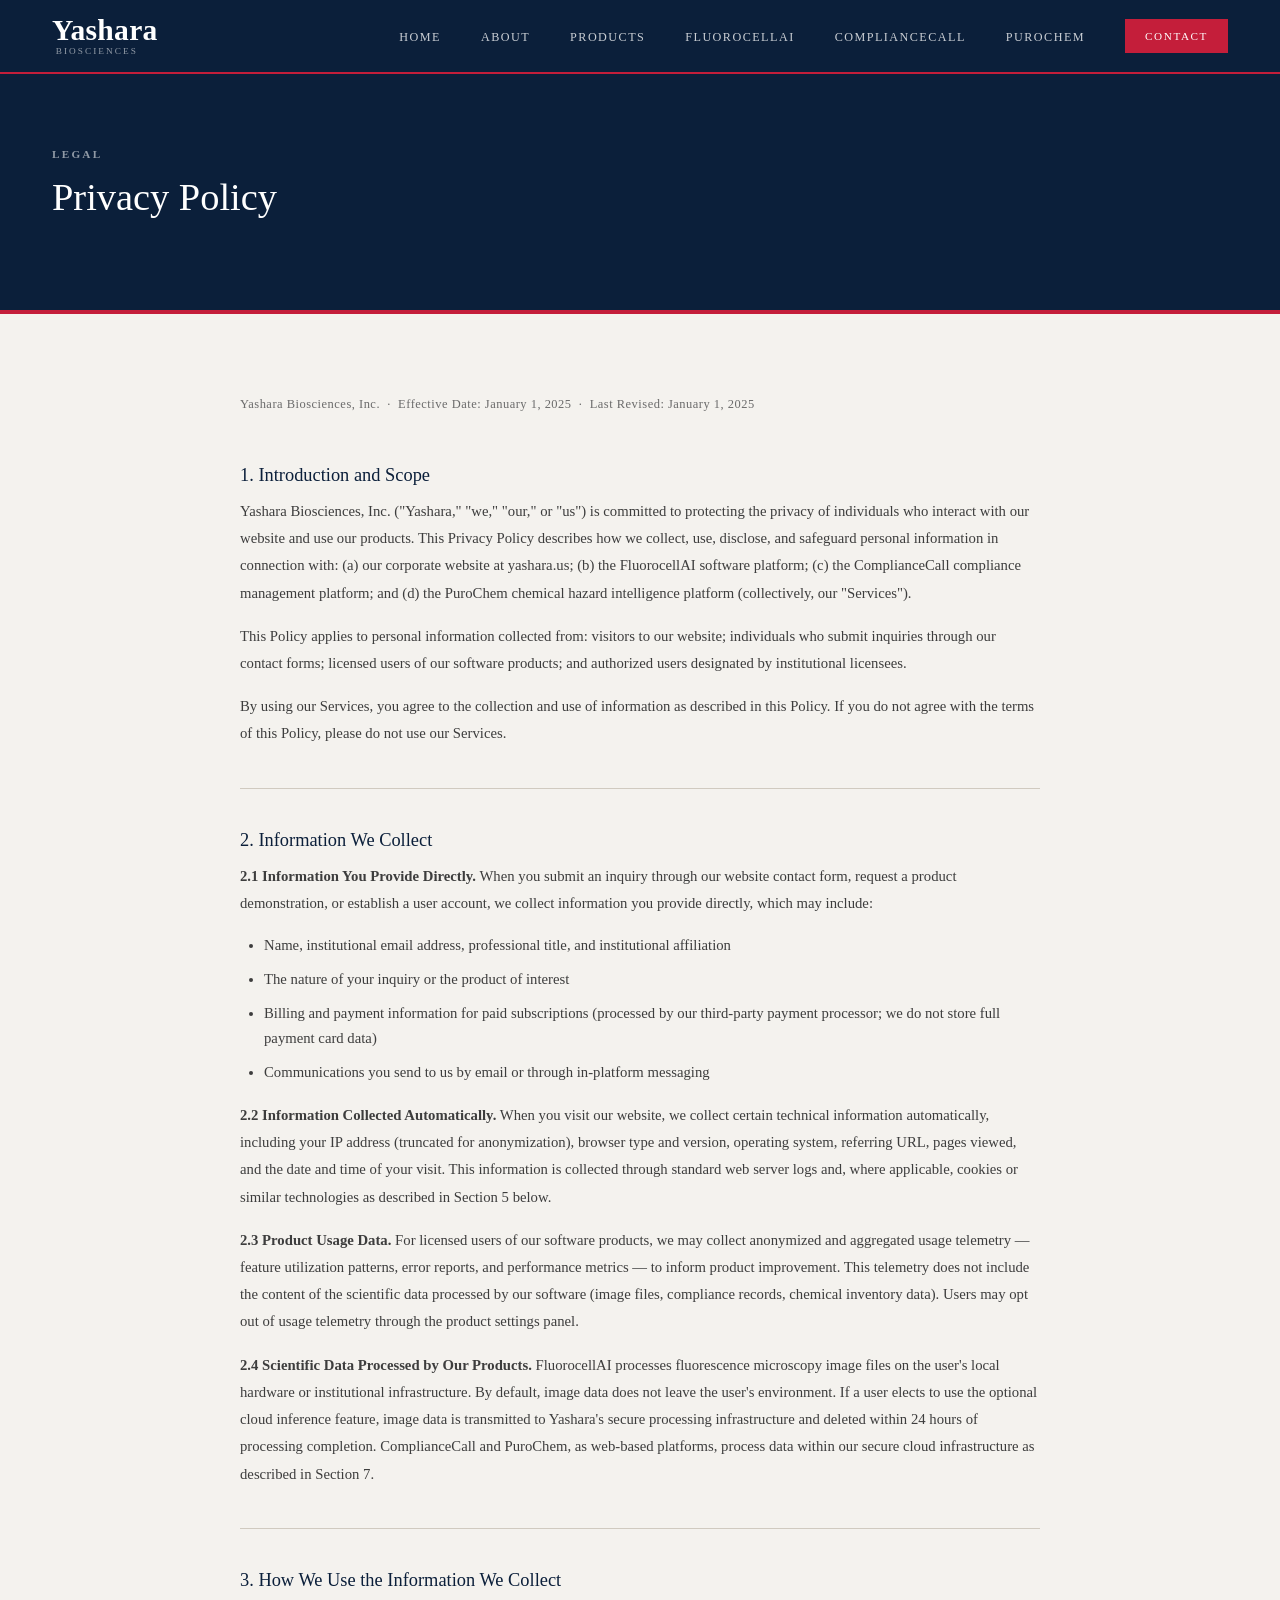
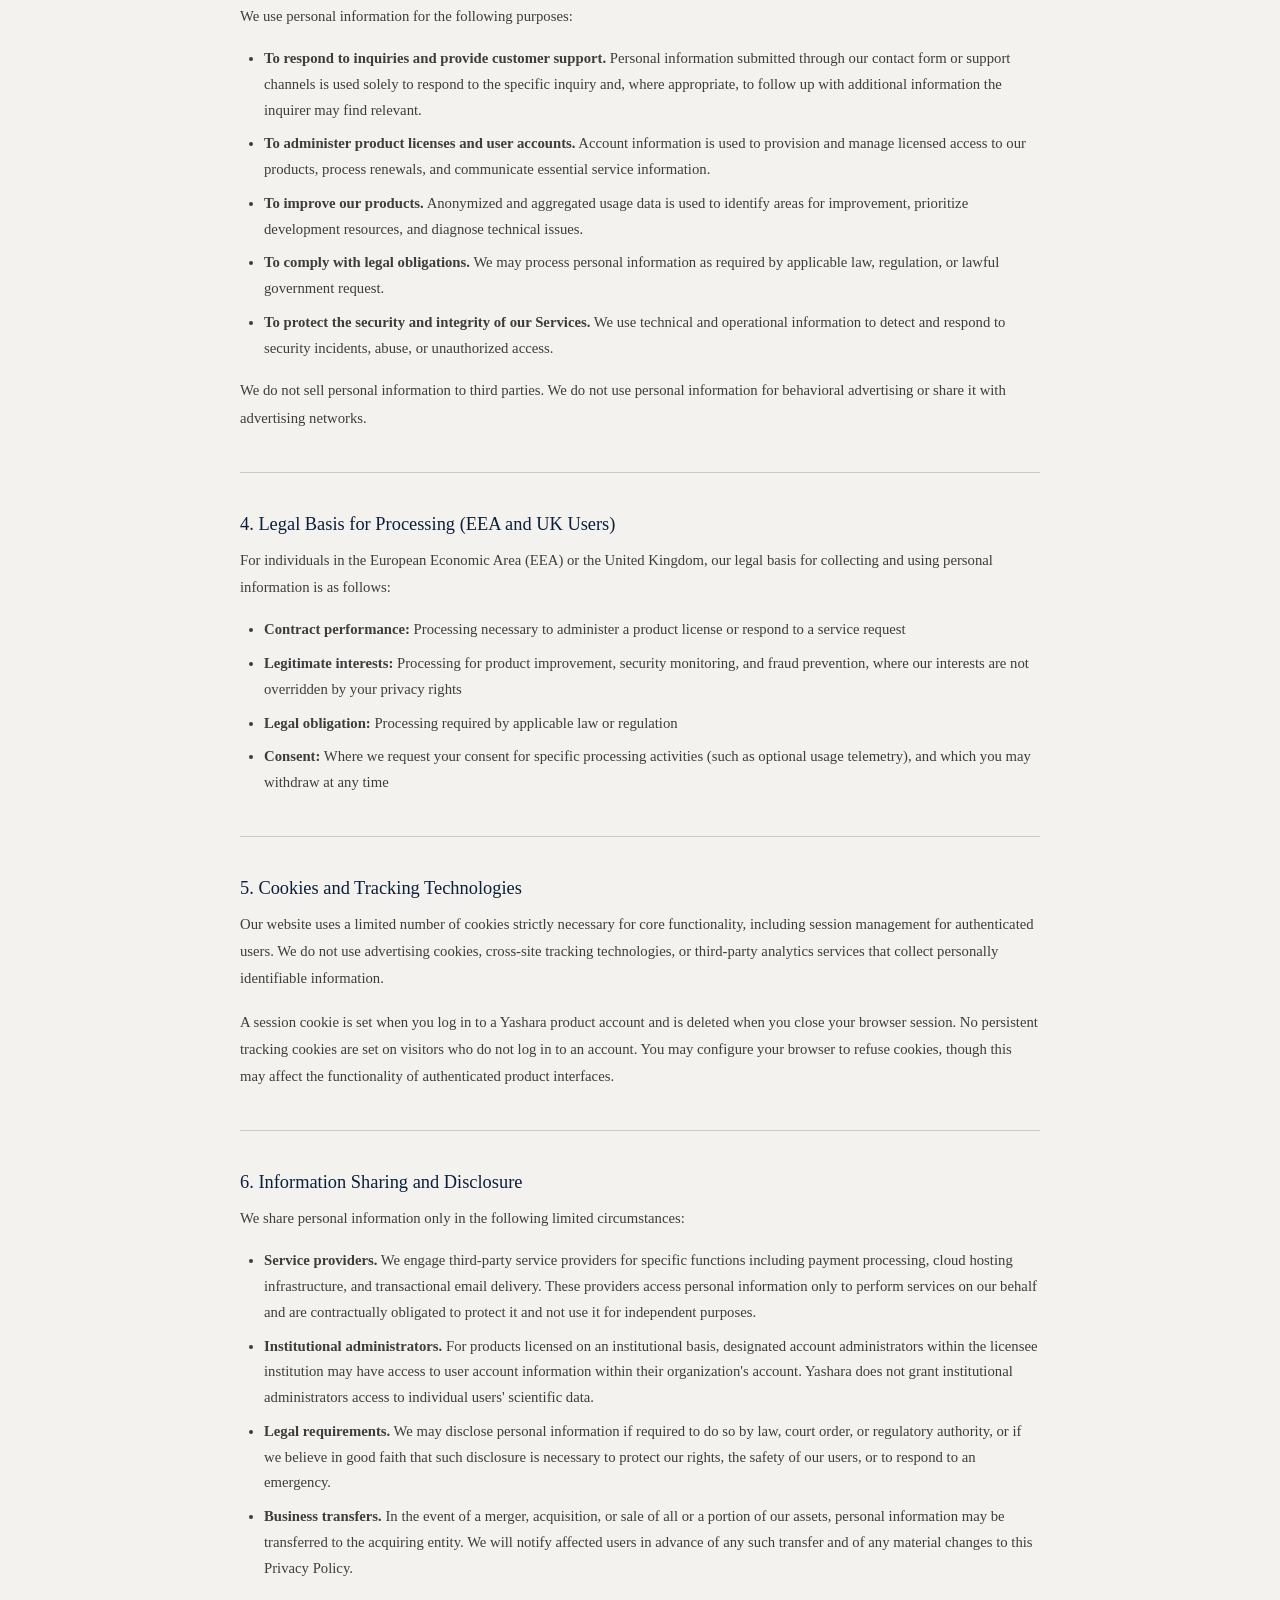
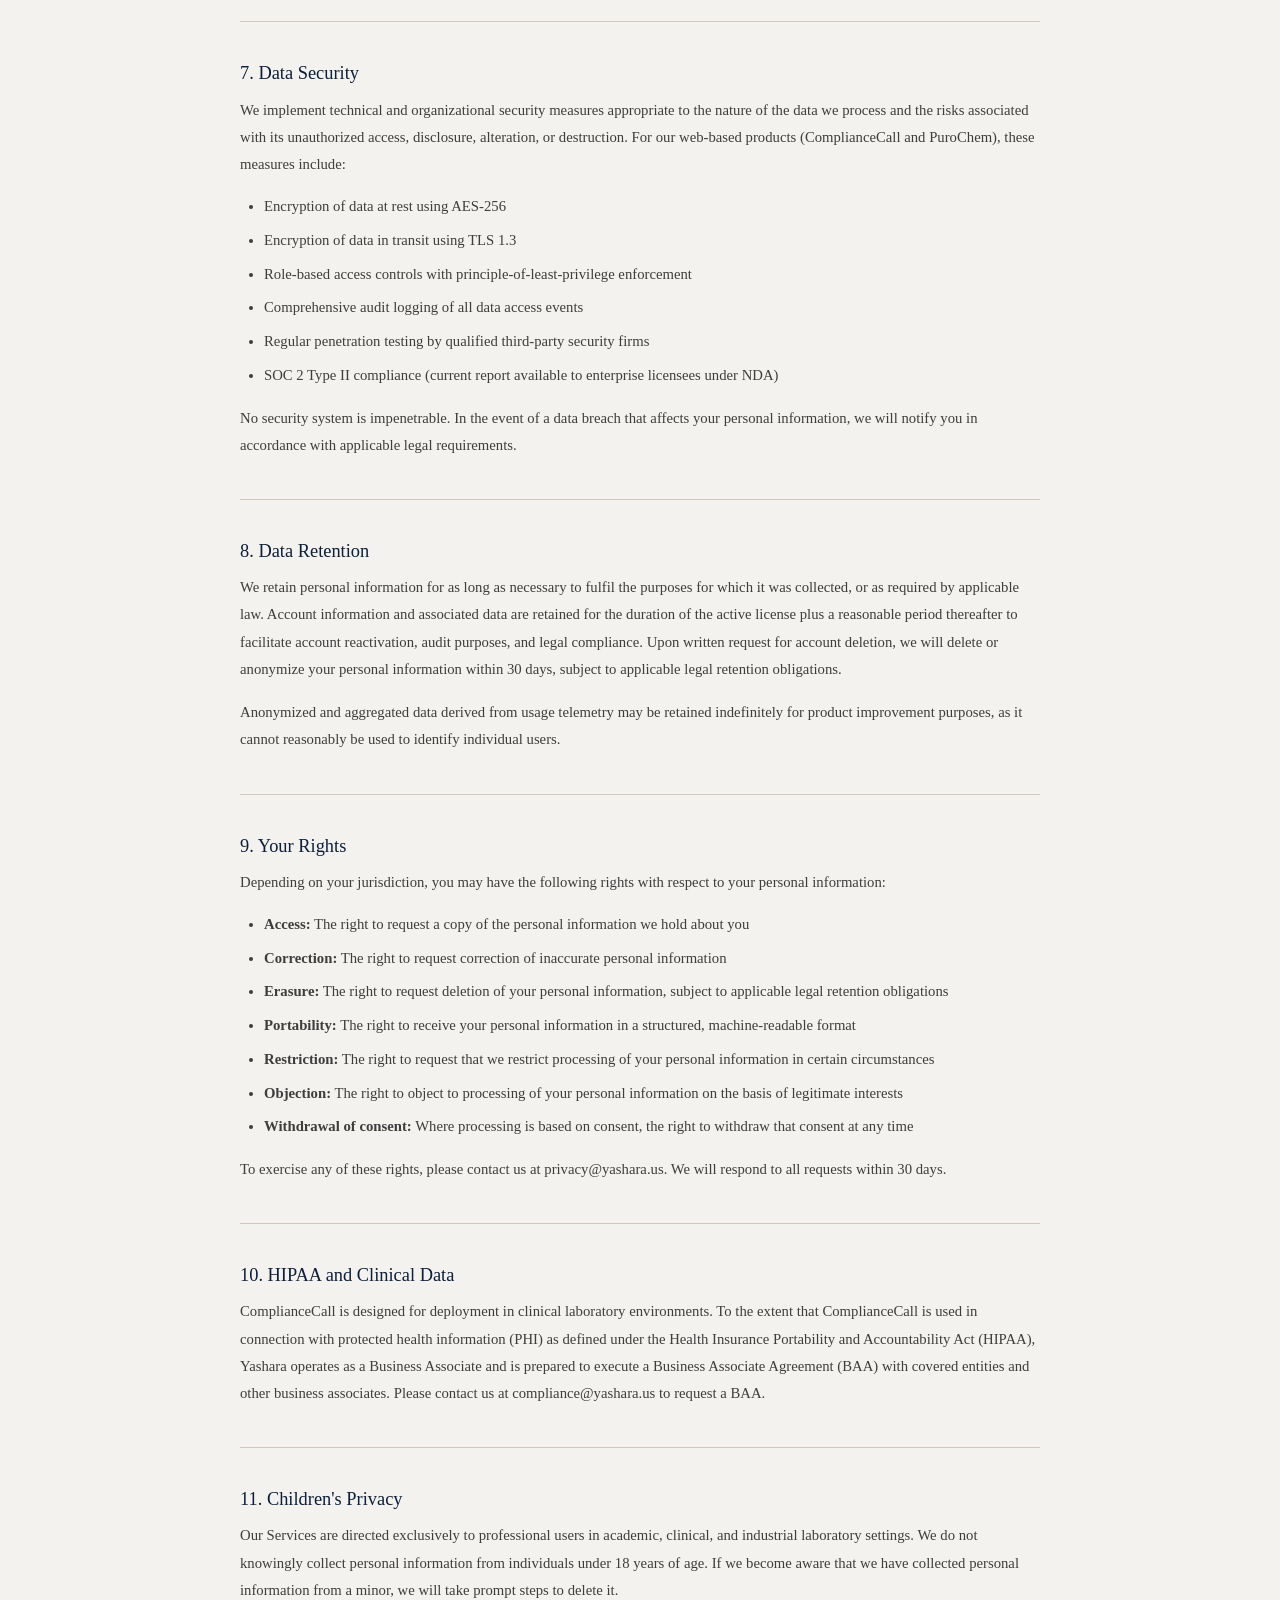
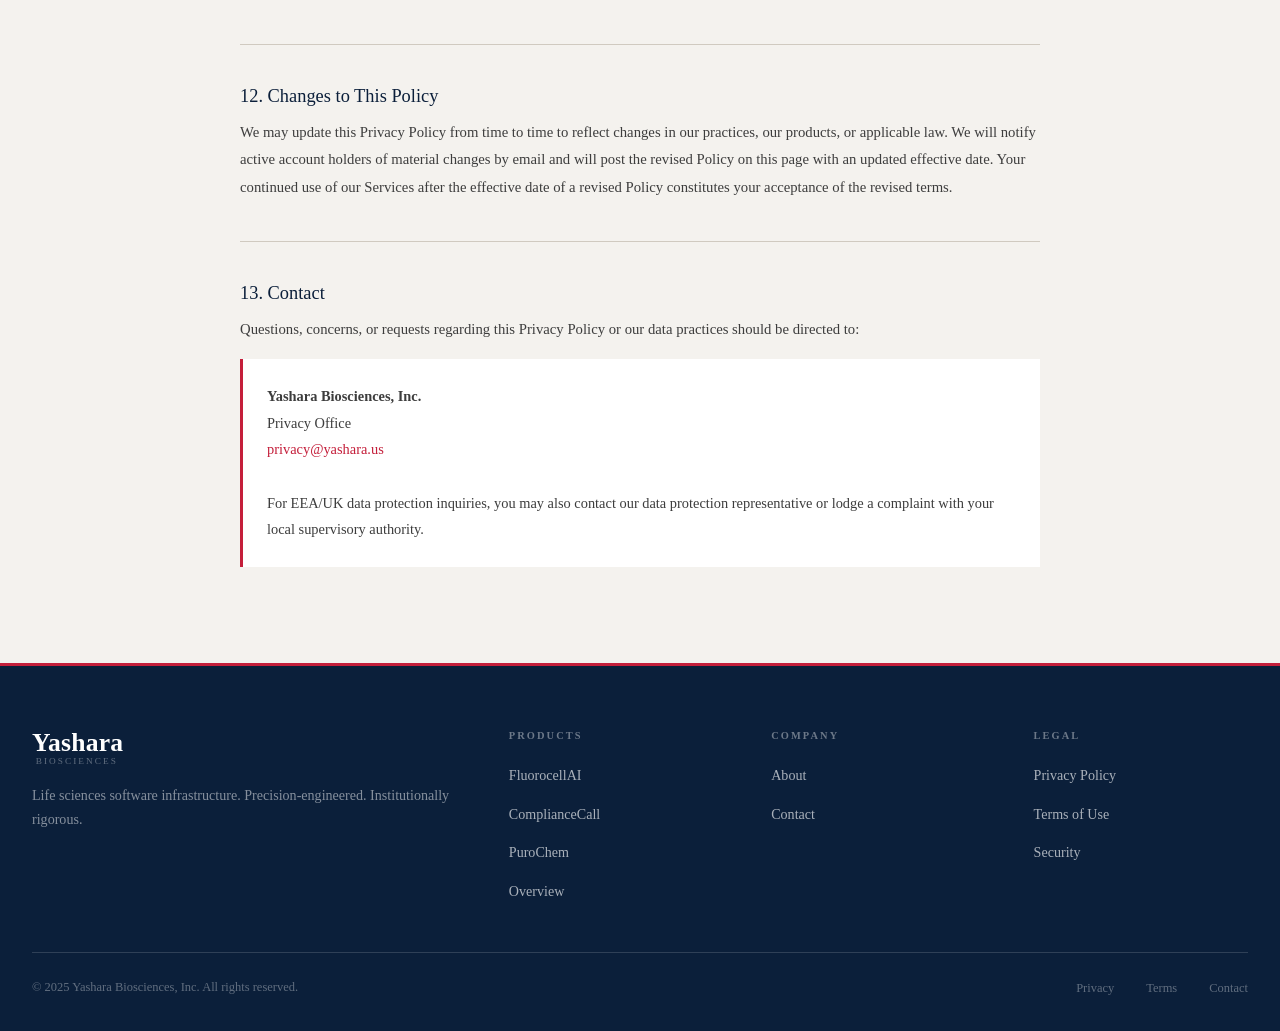
<file: privacy.html>
<!DOCTYPE html>
<html lang="en">
<head>
    <meta charset="UTF-8">
    <meta name="google-site-verification" content="mtCB4MaashtUbvmyQ7X1JDvn44G7voVTq1GUsXzId50" />
    <meta name="viewport" content="width=device-width, initial-scale=1.0">
    <title>Privacy Policy — Yashara Biosciences</title>
    <meta name="description" content="Yashara Biosciences Privacy Policy. How we collect, use, and protect personal and scientific data across our product suite.">
    <link rel="icon" href="favicon.svg" type="image/svg+xml">
    <link rel="stylesheet" href="css/style.css">
    <link rel="stylesheet" href="css/product-themes.css">
    <style>
        .legal-body h3 {
            font-family: var(--font-serif);
            font-size: 1.15rem;
            color: var(--navy);
            margin: 2.5rem 0 0.75rem;
            padding-top: 2.5rem;
            border-top: 1px solid var(--rule);
        }
        .legal-body h3:first-child { border-top: none; padding-top: 0; margin-top: 0; }
        .legal-body p { font-size: 0.92rem; line-height: 1.85; color: var(--text-mid); margin-bottom: 1rem; }
        .legal-body ul { margin: 0.75rem 0 1rem 1.5rem; display: flex; flex-direction: column; gap: 0.5rem; }
        .legal-body ul li { font-size: 0.92rem; line-height: 1.75; color: var(--text-mid); }
        .legal-meta { font-size: 0.78rem; color: var(--text-light); margin-bottom: 3rem; font-family: var(--font-sans); letter-spacing: 0.04em; }
    </style>
</head>
<body>

<header class="site-header">
    <div class="nav-container">
        <a href="index.html" class="nav-logo"><span class="nav-logo-main">Yashara</span><span class="nav-logo-sub">Biosciences</span></a>
        <nav class="desktop-nav">
            <ul>
                <li><a href="index.html">Home</a></li>
                <li><a href="about.html">About</a></li>
                <li><a href="products.html">Products</a></li>
                <li><a href="fluorocellai.html">FluorocellAI</a></li>
                <li><a href="compliancecall.html">ComplianceCall</a></li>
                <li><a href="purochem.html">PuroChem</a></li>
                <li><a href="contact.html" class="nav-cta btn">Contact</a></li>
            </ul>
        </nav>
        <button class="hamburger" aria-label="Open menu"><span></span><span></span><span></span></button>
    </div>
    <nav class="mobile-nav">
        <button class="close-mobile-nav">&times;</button>
        <ul>
            <li><a href="index.html">Home</a></li>
            <li><a href="about.html">About</a></li>
            <li><a href="products.html">Products</a></li>
            <li><a href="fluorocellai.html">FluorocellAI</a></li>
            <li><a href="compliancecall.html">ComplianceCall</a></li>
            <li><a href="purochem.html">PuroChem</a></li>
            <li><a href="contact.html">Contact</a></li>
        </ul>
    </nav>
</header>

<section class="hero" style="min-height:240px;">
    <div class="hero-content" style="padding:4rem 2rem;">
        <span class="eyebrow">Legal</span>
        <h1 class="hero-title" style="font-size:clamp(1.6rem,3vw,2.5rem);">Privacy Policy</h1>
    </div>
</section>

<section class="band-light" style="padding:5rem 2rem;">
    <div style="max-width:800px;margin:0 auto;">
        <p class="legal-meta">Yashara Biosciences, Inc. &nbsp;&middot;&nbsp; Effective Date: January 1, 2025 &nbsp;&middot;&nbsp; Last Revised: January 1, 2025</p>

        <div class="legal-body">

            <h3>1. Introduction and Scope</h3>
            <p>Yashara Biosciences, Inc. ("Yashara," "we," "our," or "us") is committed to protecting the privacy of individuals who interact with our website and use our products. This Privacy Policy describes how we collect, use, disclose, and safeguard personal information in connection with: (a) our corporate website at yashara.us; (b) the FluorocellAI software platform; (c) the ComplianceCall compliance management platform; and (d) the PuroChem chemical hazard intelligence platform (collectively, our "Services").</p>
            <p>This Policy applies to personal information collected from: visitors to our website; individuals who submit inquiries through our contact forms; licensed users of our software products; and authorized users designated by institutional licensees.</p>
            <p>By using our Services, you agree to the collection and use of information as described in this Policy. If you do not agree with the terms of this Policy, please do not use our Services.</p>

            <h3>2. Information We Collect</h3>
            <p><strong>2.1 Information You Provide Directly.</strong> When you submit an inquiry through our website contact form, request a product demonstration, or establish a user account, we collect information you provide directly, which may include:</p>
            <ul>
                <li>Name, institutional email address, professional title, and institutional affiliation</li>
                <li>The nature of your inquiry or the product of interest</li>
                <li>Billing and payment information for paid subscriptions (processed by our third-party payment processor; we do not store full payment card data)</li>
                <li>Communications you send to us by email or through in-platform messaging</li>
            </ul>
            <p><strong>2.2 Information Collected Automatically.</strong> When you visit our website, we collect certain technical information automatically, including your IP address (truncated for anonymization), browser type and version, operating system, referring URL, pages viewed, and the date and time of your visit. This information is collected through standard web server logs and, where applicable, cookies or similar technologies as described in Section 5 below.</p>
            <p><strong>2.3 Product Usage Data.</strong> For licensed users of our software products, we may collect anonymized and aggregated usage telemetry — feature utilization patterns, error reports, and performance metrics — to inform product improvement. This telemetry does not include the content of the scientific data processed by our software (image files, compliance records, chemical inventory data). Users may opt out of usage telemetry through the product settings panel.</p>
            <p><strong>2.4 Scientific Data Processed by Our Products.</strong> FluorocellAI processes fluorescence microscopy image files on the user's local hardware or institutional infrastructure. By default, image data does not leave the user's environment. If a user elects to use the optional cloud inference feature, image data is transmitted to Yashara's secure processing infrastructure and deleted within 24 hours of processing completion. ComplianceCall and PuroChem, as web-based platforms, process data within our secure cloud infrastructure as described in Section 7.</p>

            <h3>3. How We Use the Information We Collect</h3>
            <p>We use personal information for the following purposes:</p>
            <ul>
                <li><strong>To respond to inquiries and provide customer support.</strong> Personal information submitted through our contact form or support channels is used solely to respond to the specific inquiry and, where appropriate, to follow up with additional information the inquirer may find relevant.</li>
                <li><strong>To administer product licenses and user accounts.</strong> Account information is used to provision and manage licensed access to our products, process renewals, and communicate essential service information.</li>
                <li><strong>To improve our products.</strong> Anonymized and aggregated usage data is used to identify areas for improvement, prioritize development resources, and diagnose technical issues.</li>
                <li><strong>To comply with legal obligations.</strong> We may process personal information as required by applicable law, regulation, or lawful government request.</li>
                <li><strong>To protect the security and integrity of our Services.</strong> We use technical and operational information to detect and respond to security incidents, abuse, or unauthorized access.</li>
            </ul>
            <p>We do not sell personal information to third parties. We do not use personal information for behavioral advertising or share it with advertising networks.</p>

            <h3>4. Legal Basis for Processing (EEA and UK Users)</h3>
            <p>For individuals in the European Economic Area (EEA) or the United Kingdom, our legal basis for collecting and using personal information is as follows:</p>
            <ul>
                <li><strong>Contract performance:</strong> Processing necessary to administer a product license or respond to a service request</li>
                <li><strong>Legitimate interests:</strong> Processing for product improvement, security monitoring, and fraud prevention, where our interests are not overridden by your privacy rights</li>
                <li><strong>Legal obligation:</strong> Processing required by applicable law or regulation</li>
                <li><strong>Consent:</strong> Where we request your consent for specific processing activities (such as optional usage telemetry), and which you may withdraw at any time</li>
            </ul>

            <h3>5. Cookies and Tracking Technologies</h3>
            <p>Our website uses a limited number of cookies strictly necessary for core functionality, including session management for authenticated users. We do not use advertising cookies, cross-site tracking technologies, or third-party analytics services that collect personally identifiable information.</p>
            <p>A session cookie is set when you log in to a Yashara product account and is deleted when you close your browser session. No persistent tracking cookies are set on visitors who do not log in to an account. You may configure your browser to refuse cookies, though this may affect the functionality of authenticated product interfaces.</p>

            <h3>6. Information Sharing and Disclosure</h3>
            <p>We share personal information only in the following limited circumstances:</p>
            <ul>
                <li><strong>Service providers.</strong> We engage third-party service providers for specific functions including payment processing, cloud hosting infrastructure, and transactional email delivery. These providers access personal information only to perform services on our behalf and are contractually obligated to protect it and not use it for independent purposes.</li>
                <li><strong>Institutional administrators.</strong> For products licensed on an institutional basis, designated account administrators within the licensee institution may have access to user account information within their organization's account. Yashara does not grant institutional administrators access to individual users' scientific data.</li>
                <li><strong>Legal requirements.</strong> We may disclose personal information if required to do so by law, court order, or regulatory authority, or if we believe in good faith that such disclosure is necessary to protect our rights, the safety of our users, or to respond to an emergency.</li>
                <li><strong>Business transfers.</strong> In the event of a merger, acquisition, or sale of all or a portion of our assets, personal information may be transferred to the acquiring entity. We will notify affected users in advance of any such transfer and of any material changes to this Privacy Policy.</li>
            </ul>

            <h3>7. Data Security</h3>
            <p>We implement technical and organizational security measures appropriate to the nature of the data we process and the risks associated with its unauthorized access, disclosure, alteration, or destruction. For our web-based products (ComplianceCall and PuroChem), these measures include:</p>
            <ul>
                <li>Encryption of data at rest using AES-256</li>
                <li>Encryption of data in transit using TLS 1.3</li>
                <li>Role-based access controls with principle-of-least-privilege enforcement</li>
                <li>Comprehensive audit logging of all data access events</li>
                <li>Regular penetration testing by qualified third-party security firms</li>
                <li>SOC 2 Type II compliance (current report available to enterprise licensees under NDA)</li>
            </ul>
            <p>No security system is impenetrable. In the event of a data breach that affects your personal information, we will notify you in accordance with applicable legal requirements.</p>

            <h3>8. Data Retention</h3>
            <p>We retain personal information for as long as necessary to fulfil the purposes for which it was collected, or as required by applicable law. Account information and associated data are retained for the duration of the active license plus a reasonable period thereafter to facilitate account reactivation, audit purposes, and legal compliance. Upon written request for account deletion, we will delete or anonymize your personal information within 30 days, subject to applicable legal retention obligations.</p>
            <p>Anonymized and aggregated data derived from usage telemetry may be retained indefinitely for product improvement purposes, as it cannot reasonably be used to identify individual users.</p>

            <h3>9. Your Rights</h3>
            <p>Depending on your jurisdiction, you may have the following rights with respect to your personal information:</p>
            <ul>
                <li><strong>Access:</strong> The right to request a copy of the personal information we hold about you</li>
                <li><strong>Correction:</strong> The right to request correction of inaccurate personal information</li>
                <li><strong>Erasure:</strong> The right to request deletion of your personal information, subject to applicable legal retention obligations</li>
                <li><strong>Portability:</strong> The right to receive your personal information in a structured, machine-readable format</li>
                <li><strong>Restriction:</strong> The right to request that we restrict processing of your personal information in certain circumstances</li>
                <li><strong>Objection:</strong> The right to object to processing of your personal information on the basis of legitimate interests</li>
                <li><strong>Withdrawal of consent:</strong> Where processing is based on consent, the right to withdraw that consent at any time</li>
            </ul>
            <p>To exercise any of these rights, please contact us at privacy@yashara.us. We will respond to all requests within 30 days.</p>

            <h3>10. HIPAA and Clinical Data</h3>
            <p>ComplianceCall is designed for deployment in clinical laboratory environments. To the extent that ComplianceCall is used in connection with protected health information (PHI) as defined under the Health Insurance Portability and Accountability Act (HIPAA), Yashara operates as a Business Associate and is prepared to execute a Business Associate Agreement (BAA) with covered entities and other business associates. Please contact us at compliance@yashara.us to request a BAA.</p>

            <h3>11. Children's Privacy</h3>
            <p>Our Services are directed exclusively to professional users in academic, clinical, and industrial laboratory settings. We do not knowingly collect personal information from individuals under 18 years of age. If we become aware that we have collected personal information from a minor, we will take prompt steps to delete it.</p>

            <h3>12. Changes to This Policy</h3>
            <p>We may update this Privacy Policy from time to time to reflect changes in our practices, our products, or applicable law. We will notify active account holders of material changes by email and will post the revised Policy on this page with an updated effective date. Your continued use of our Services after the effective date of a revised Policy constitutes your acceptance of the revised terms.</p>

            <h3>13. Contact</h3>
            <p>Questions, concerns, or requests regarding this Privacy Policy or our data practices should be directed to:</p>
            <p style="background:var(--white);padding:1.5rem;border-left:3px solid var(--red);font-size:0.9rem;line-height:1.85;">
                <strong>Yashara Biosciences, Inc.</strong><br>
                Privacy Office<br>
                <a href="mailto:privacy@yashara.us">privacy@yashara.us</a><br><br>
                For EEA/UK data protection inquiries, you may also contact our data protection representative or lodge a complaint with your local supervisory authority.
            </p>
        </div>
    </div>
</section>

<footer class="site-footer">
    <div class="footer-grid">
        <div class="footer-brand">
            <a href="index.html" class="nav-logo" style="text-decoration:none;"><span class="nav-logo-main">Yashara</span><span class="nav-logo-sub">Biosciences</span></a>
            <p>Life sciences software infrastructure. Precision-engineered. Institutionally rigorous.</p>
        </div>
        <div class="footer-col"><h5>Products</h5><ul><li><a href="fluorocellai.html">FluorocellAI</a></li><li><a href="compliancecall.html">ComplianceCall</a></li><li><a href="purochem.html">PuroChem</a></li><li><a href="products.html">Overview</a></li></ul></div>
        <div class="footer-col"><h5>Company</h5><ul><li><a href="about.html">About</a></li><li><a href="contact.html">Contact</a></li></ul></div>
        <div class="footer-col"><h5>Legal</h5><ul><li><a href="privacy.html">Privacy Policy</a></li><li><a href="terms.html">Terms of Use</a></li><li><a href="security.html">Security</a></li></ul></div>
    </div>
    <div class="footer-bottom">
        <p>&copy; 2025 Yashara Biosciences, Inc. All rights reserved.</p>
        <div style="display:flex;gap:2rem;"><a href="privacy.html">Privacy</a><a href="terms.html">Terms</a><a href="contact.html">Contact</a></div>
    </div>
</footer>
<script src="js/main.js"></script>
</body>
</html>
</file>
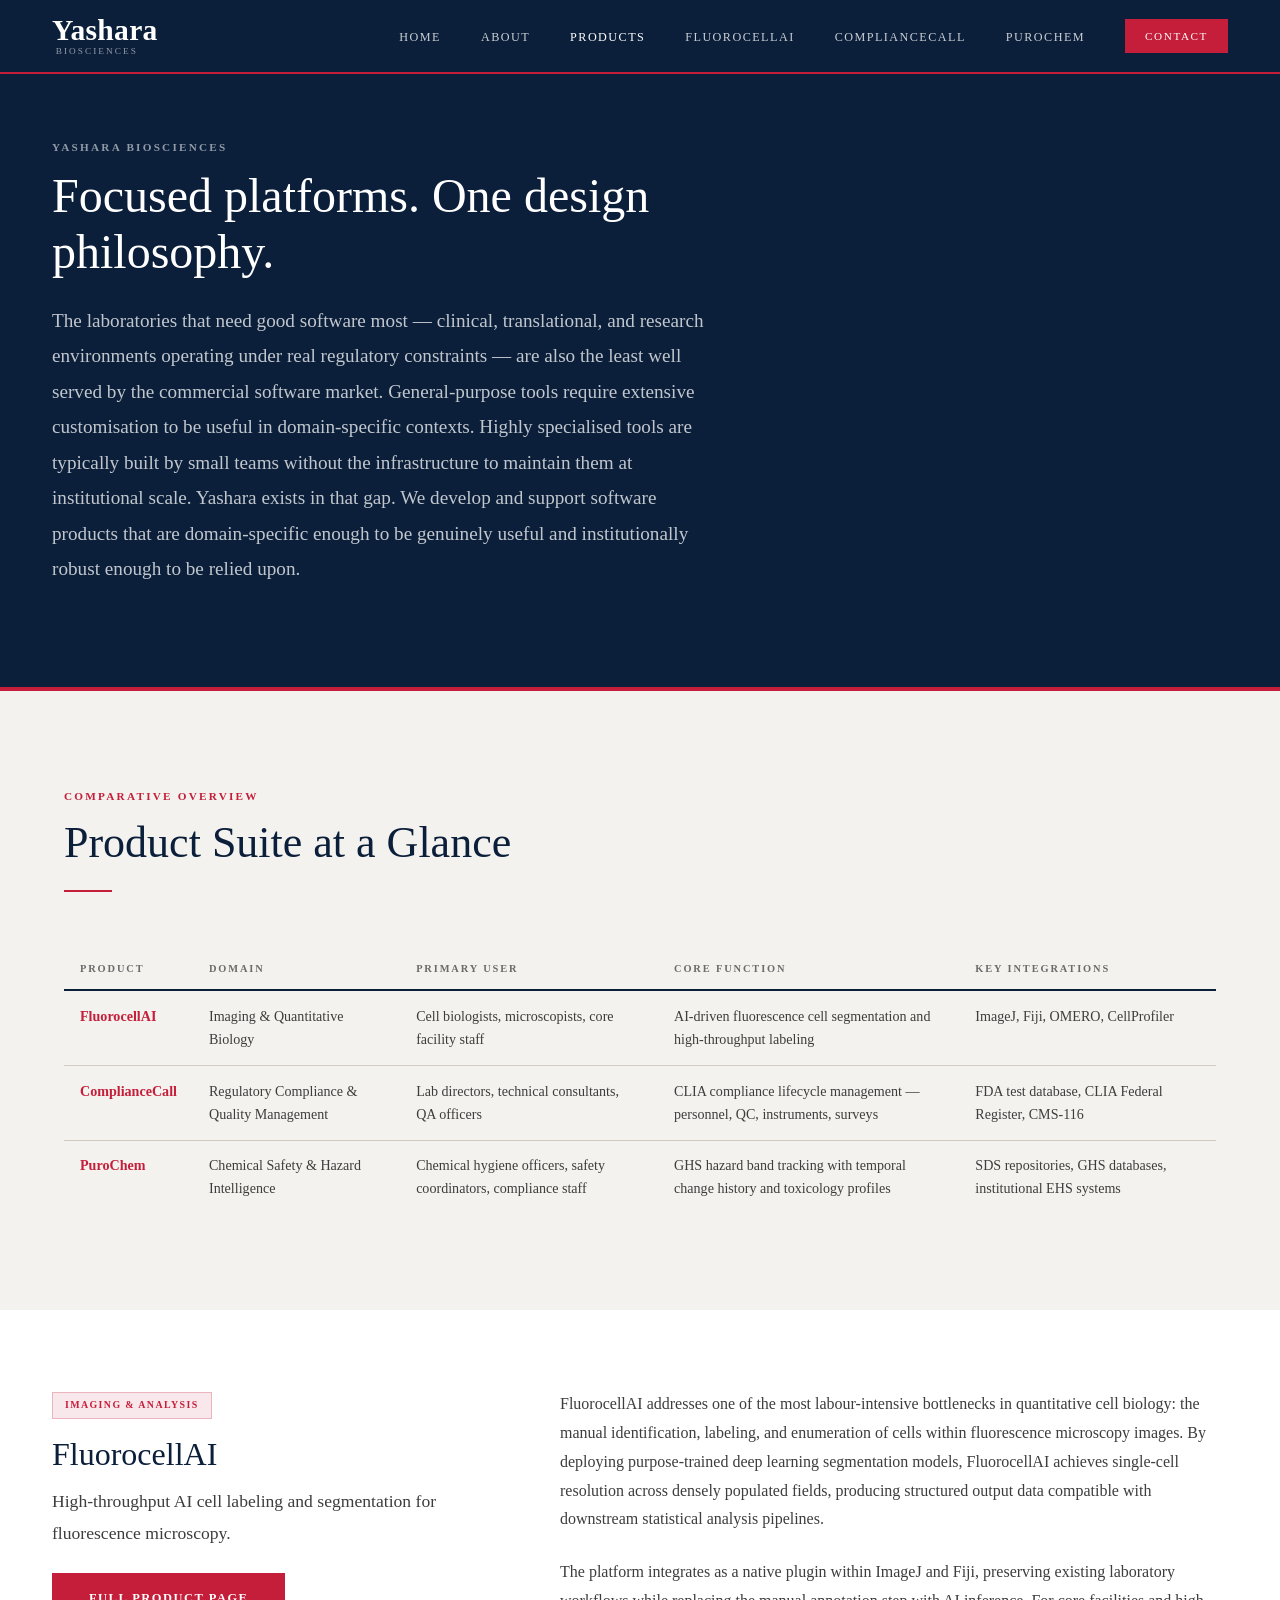
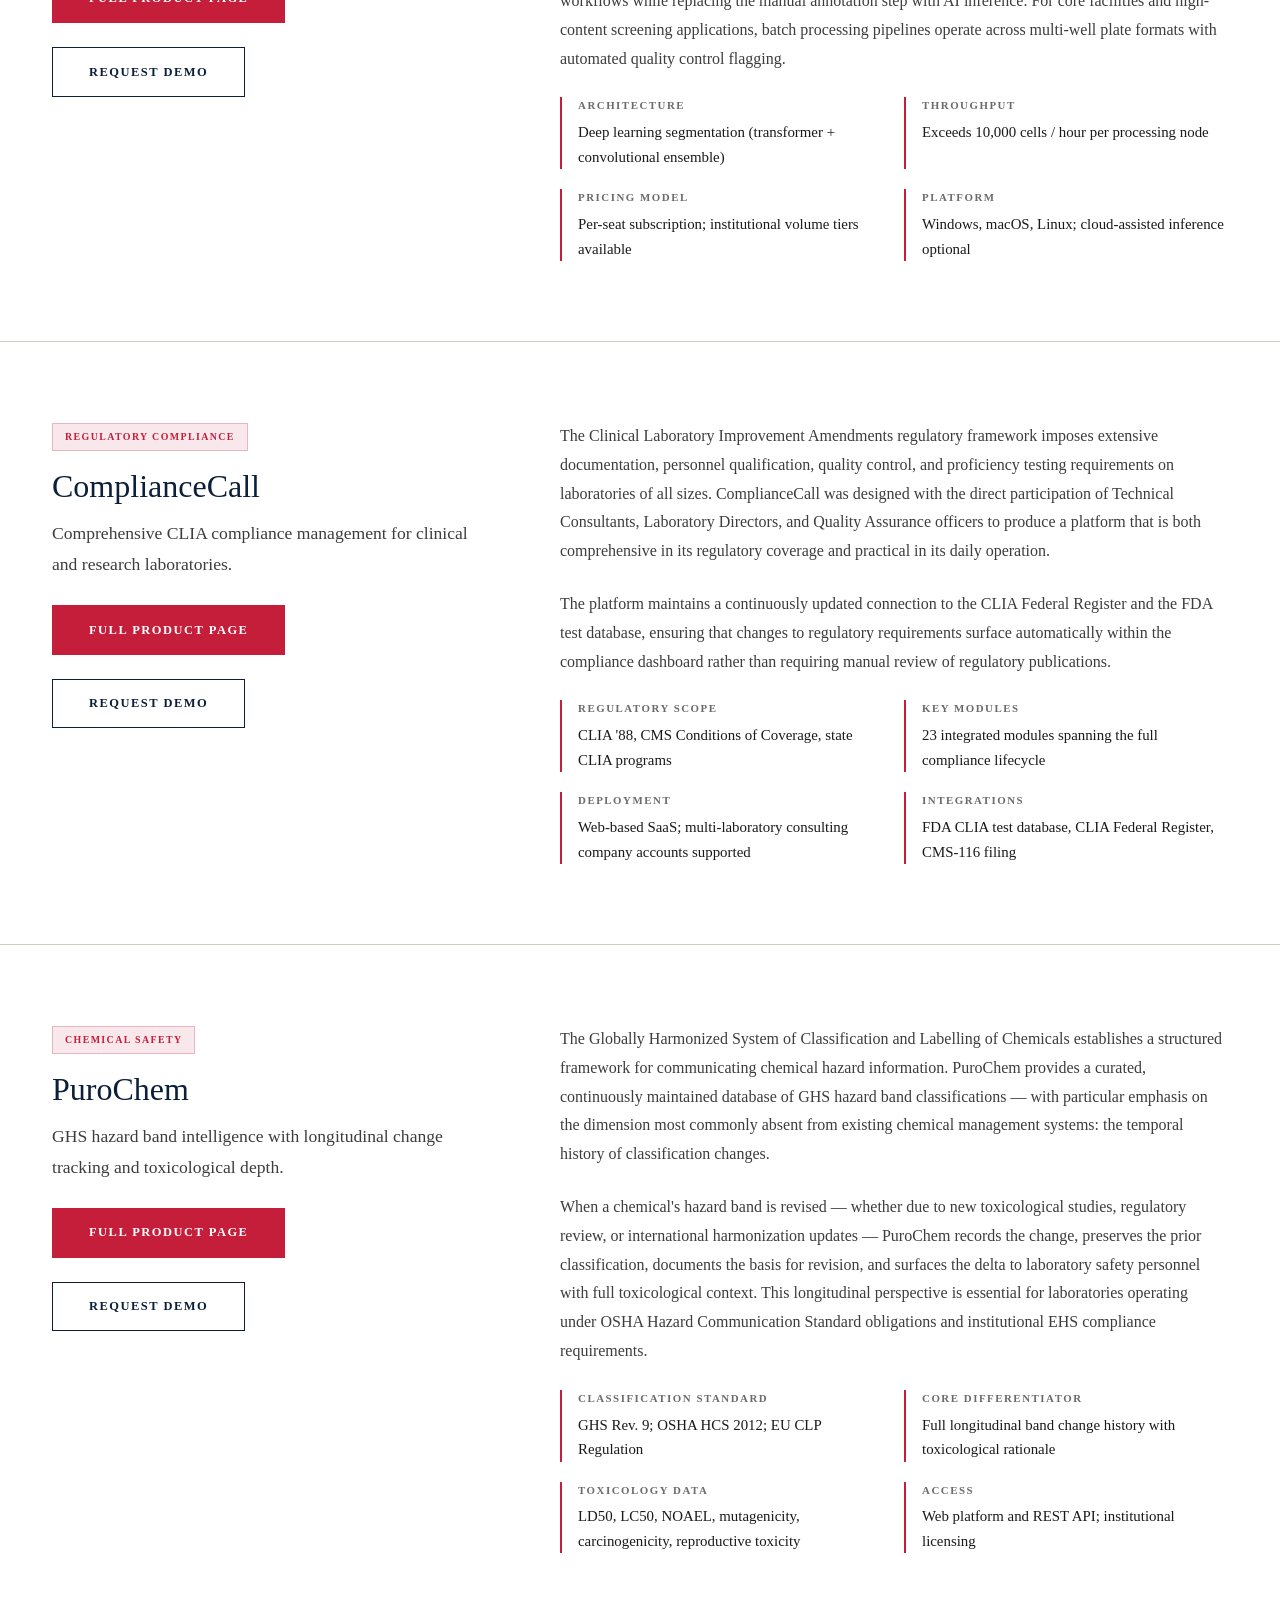
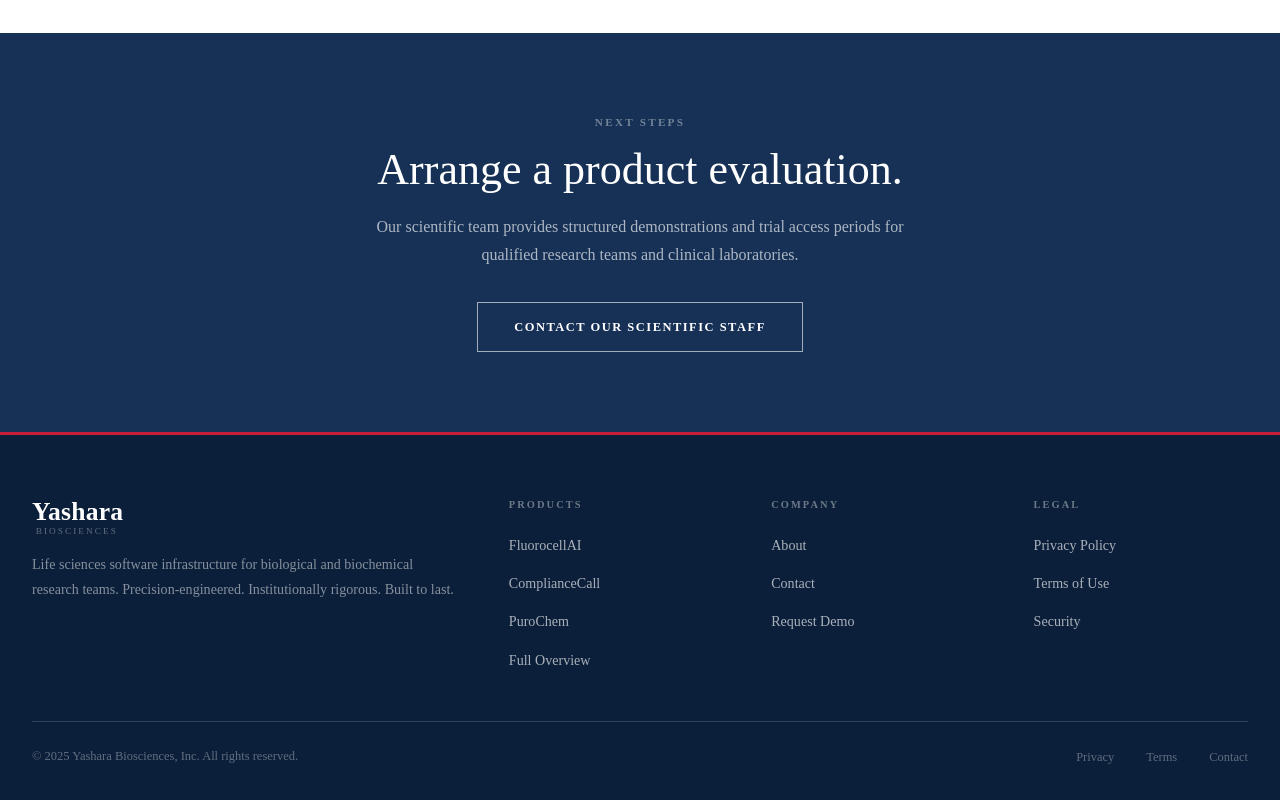
<file: products.html>
<!DOCTYPE html>
<html lang="en">
<head>
    <meta charset="UTF-8">
    <meta name="google-site-verification" content="mtCB4MaashtUbvmyQ7X1JDvn44G7voVTq1GUsXzId50" />
    <meta name="viewport" content="width=device-width, initial-scale=1.0">
    <title>Products — Yashara Biosciences</title>
    <meta name="description" content="The Yashara Biosciences product suite: FluorocellAI, ComplianceCall, and PuroChem — precision software for life sciences research and laboratory operations.">
    <meta name="robots" content="index, follow">
    <link rel="canonical" href="https://yashara.us/products.html">
    <meta property="og:title" content="Products — Yashara Biosciences">
    <meta property="og:description" content="The Yashara Biosciences product suite: FluorocellAI, ComplianceCall, and PuroChem — precision software for life sciences research and laboratory operations.">
    <meta property="og:url" content="https://yashara.us/products.html">
    <meta property="og:type" content="website">
    <meta property="og:site_name" content="Yashara Biosciences">
    <link rel="icon" href="favicon.svg" type="image/svg+xml">
    <link rel="stylesheet" href="css/style.css">
    <link rel="stylesheet" href="css/product-themes.css">
</head>
<body>

<!-- ===================== HEADER ===================== -->
<header class="site-header">
    <div class="nav-container">
        <a href="index.html" class="nav-logo">
            <span class="nav-logo-main">Yashara</span>
            <span class="nav-logo-sub">Biosciences</span>
        </a>
        <nav class="desktop-nav">
            <ul>
                <li><a href="index.html">Home</a></li>
                <li><a href="about.html">About</a></li>
                <li><a href="products.html" class="active">Products</a></li>
                <li><a href="fluorocellai.html">FluorocellAI</a></li>
                <li><a href="compliancecall.html">ComplianceCall</a></li>
                <li><a href="purochem.html">PuroChem</a></li>
                <li><a href="contact.html" class="nav-cta btn">Contact</a></li>
            </ul>
        </nav>
        <button class="hamburger" aria-label="Open navigation menu">
            <span></span><span></span><span></span>
        </button>
    </div>
    <nav class="mobile-nav">
        <button class="close-mobile-nav">&times;</button>
        <ul>
            <li><a href="index.html">Home</a></li>
            <li><a href="about.html">About</a></li>
            <li><a href="products.html">Products</a></li>
            <li><a href="fluorocellai.html">FluorocellAI</a></li>
            <li><a href="compliancecall.html">ComplianceCall</a></li>
            <li><a href="purochem.html">PuroChem</a></li>
            <li><a href="contact.html">Contact</a></li>
        </ul>
    </nav>
</header>

<!-- ===================== PAGE HERO ===================== -->
<section class="hero" style="min-height:340px;">
    <div class="hero-bg"></div>
    <div class="hero-content" style="padding:4rem 2rem;">
        <span class="eyebrow">Yashara Biosciences</span>
        <h1 class="hero-title" style="font-size:clamp(1.8rem,4vw,3rem);">Focused platforms. One design philosophy.</h1>
        <p class="hero-body" style="max-width:660px;">
            The laboratories that need good software most — clinical, translational, and research environments operating under real regulatory constraints — are also the least well served by the commercial software market. General-purpose tools require extensive customisation to be useful in domain-specific contexts. Highly specialised tools are typically built by small teams without the infrastructure to maintain them at institutional scale. Yashara exists in that gap. We develop and support software products that are domain-specific enough to be genuinely useful and institutionally robust enough to be relied upon.
        </p>
    </div>
</section>

<!-- ===================== PRODUCT TABLE OVERVIEW ===================== -->
<section class="band-light">
    <div class="section-header">
        <span class="eyebrow">Comparative Overview</span>
        <h2 class="display-2">Product Suite at a Glance</h2>
        <span class="section-rule"></span>
    </div>
    <div class="container">
        <div class="table-wrap">
            <table class="data-table">
                <thead>
                    <tr>
                        <th>Product</th>
                        <th>Domain</th>
                        <th>Primary User</th>
                        <th>Core Function</th>
                        <th>Key Integrations</th>
                    </tr>
                </thead>
                <tbody>
                    <tr>
                        <td><strong><a href="fluorocellai.html">FluorocellAI</a></strong></td>
                        <td>Imaging &amp; Quantitative Biology</td>
                        <td>Cell biologists, microscopists, core facility staff</td>
                        <td>AI-driven fluorescence cell segmentation and high-throughput labeling</td>
                        <td>ImageJ, Fiji, OMERO, CellProfiler</td>
                    </tr>
                    <tr>
                        <td><strong><a href="compliancecall.html">ComplianceCall</a></strong></td>
                        <td>Regulatory Compliance &amp; Quality Management</td>
                        <td>Lab directors, technical consultants, QA officers</td>
                        <td>CLIA compliance lifecycle management — personnel, QC, instruments, surveys</td>
                        <td>FDA test database, CLIA Federal Register, CMS-116</td>
                    </tr>
                    <tr>
                        <td><strong><a href="purochem.html">PuroChem</a></strong></td>
                        <td>Chemical Safety &amp; Hazard Intelligence</td>
                        <td>Chemical hygiene officers, safety coordinators, compliance staff</td>
                        <td>GHS hazard band tracking with temporal change history and toxicology profiles</td>
                        <td>SDS repositories, GHS databases, institutional EHS systems</td>
                    </tr>
                </tbody>
            </table>
        </div>
    </div>
</section>

<!-- ===================== PRODUCT DEEP CARDS ===================== -->
<section class="band-white" style="padding:0;">

    <!-- FluorocellAI -->
    <div style="border-bottom:1px solid var(--rule);">
        <div style="max-width:var(--max-w);margin:0 auto;padding:5rem 2rem;display:flex;gap:4rem;align-items:flex-start;flex-wrap:wrap;">
            <div style="flex:1 1 300px;min-width:240px;">
                <span class="badge">Imaging &amp; Analysis</span>
                <h2 class="display-3" style="margin-top:1rem;margin-bottom:0.75rem;">FluorocellAI</h2>
                <p style="font-family:var(--font-serif);font-size:1.1rem;color:var(--text-mid);line-height:1.8;margin-bottom:1.5rem;">
                    High-throughput AI cell labeling and segmentation for fluorescence microscopy.
                </p>
                <a href="fluorocellai.html" class="btn btn-primary">Full Product Page</a>
                <div style="margin-top:1.5rem;">
                    <a href="contact.html" class="btn">Request Demo</a>
                </div>
            </div>
            <div style="flex:2 1 380px;">
                <p style="margin-bottom:1.5rem;line-height:1.8;">
                    FluorocellAI addresses one of the most labour-intensive bottlenecks in quantitative cell biology: the manual identification, labeling, and enumeration of cells within fluorescence microscopy images. By deploying purpose-trained deep learning segmentation models, FluorocellAI achieves single-cell resolution across densely populated fields, producing structured output data compatible with downstream statistical analysis pipelines.
                </p>
                <p style="margin-bottom:1.5rem;line-height:1.8;">
                    The platform integrates as a native plugin within ImageJ and Fiji, preserving existing laboratory workflows while replacing the manual annotation step with AI inference. For core facilities and high-content screening applications, batch processing pipelines operate across multi-well plate formats with automated quality control flagging.
                </p>
                <div style="display:grid;grid-template-columns:1fr 1fr;gap:1.25rem;margin-top:1.5rem;">
                    <div style="border-left:2px solid var(--red);padding-left:1rem;">
                        <div style="font-size:0.68rem;font-weight:600;letter-spacing:0.14em;text-transform:uppercase;color:var(--text-light);margin-bottom:0.3rem;">Architecture</div>
                        <div style="font-size:0.93rem;color:var(--text-dark);">Deep learning segmentation (transformer + convolutional ensemble)</div>
                    </div>
                    <div style="border-left:2px solid var(--red);padding-left:1rem;">
                        <div style="font-size:0.68rem;font-weight:600;letter-spacing:0.14em;text-transform:uppercase;color:var(--text-light);margin-bottom:0.3rem;">Throughput</div>
                        <div style="font-size:0.93rem;color:var(--text-dark);">Exceeds 10,000 cells / hour per processing node</div>
                    </div>
                    <div style="border-left:2px solid var(--red);padding-left:1rem;">
                        <div style="font-size:0.68rem;font-weight:600;letter-spacing:0.14em;text-transform:uppercase;color:var(--text-light);margin-bottom:0.3rem;">Pricing Model</div>
                        <div style="font-size:0.93rem;color:var(--text-dark);">Per-seat subscription; institutional volume tiers available</div>
                    </div>
                    <div style="border-left:2px solid var(--red);padding-left:1rem;">
                        <div style="font-size:0.68rem;font-weight:600;letter-spacing:0.14em;text-transform:uppercase;color:var(--text-light);margin-bottom:0.3rem;">Platform</div>
                        <div style="font-size:0.93rem;color:var(--text-dark);">Windows, macOS, Linux; cloud-assisted inference optional</div>
                    </div>
                </div>
            </div>
        </div>
    </div>

    <!-- ComplianceCall -->
    <div style="border-bottom:1px solid var(--rule);">
        <div style="max-width:var(--max-w);margin:0 auto;padding:5rem 2rem;display:flex;gap:4rem;align-items:flex-start;flex-wrap:wrap;">
            <div style="flex:1 1 300px;min-width:240px;">
                <span class="badge">Regulatory Compliance</span>
                <h2 class="display-3" style="margin-top:1rem;margin-bottom:0.75rem;">ComplianceCall</h2>
                <p style="font-family:var(--font-serif);font-size:1.1rem;color:var(--text-mid);line-height:1.8;margin-bottom:1.5rem;">
                    Comprehensive CLIA compliance management for clinical and research laboratories.
                </p>
                <a href="compliancecall.html" class="btn btn-primary">Full Product Page</a>
                <div style="margin-top:1.5rem;">
                    <a href="contact.html" class="btn">Request Demo</a>
                </div>
            </div>
            <div style="flex:2 1 380px;">
                <p style="margin-bottom:1.5rem;line-height:1.8;">
                    The Clinical Laboratory Improvement Amendments regulatory framework imposes extensive documentation, personnel qualification, quality control, and proficiency testing requirements on laboratories of all sizes. ComplianceCall was designed with the direct participation of Technical Consultants, Laboratory Directors, and Quality Assurance officers to produce a platform that is both comprehensive in its regulatory coverage and practical in its daily operation.
                </p>
                <p style="margin-bottom:1.5rem;line-height:1.8;">
                    The platform maintains a continuously updated connection to the CLIA Federal Register and the FDA test database, ensuring that changes to regulatory requirements surface automatically within the compliance dashboard rather than requiring manual review of regulatory publications.
                </p>
                <div style="display:grid;grid-template-columns:1fr 1fr;gap:1.25rem;margin-top:1.5rem;">
                    <div style="border-left:2px solid var(--red);padding-left:1rem;">
                        <div style="font-size:0.68rem;font-weight:600;letter-spacing:0.14em;text-transform:uppercase;color:var(--text-light);margin-bottom:0.3rem;">Regulatory Scope</div>
                        <div style="font-size:0.93rem;color:var(--text-dark);">CLIA '88, CMS Conditions of Coverage, state CLIA programs</div>
                    </div>
                    <div style="border-left:2px solid var(--red);padding-left:1rem;">
                        <div style="font-size:0.68rem;font-weight:600;letter-spacing:0.14em;text-transform:uppercase;color:var(--text-light);margin-bottom:0.3rem;">Key Modules</div>
                        <div style="font-size:0.93rem;color:var(--text-dark);">23 integrated modules spanning the full compliance lifecycle</div>
                    </div>
                    <div style="border-left:2px solid var(--red);padding-left:1rem;">
                        <div style="font-size:0.68rem;font-weight:600;letter-spacing:0.14em;text-transform:uppercase;color:var(--text-light);margin-bottom:0.3rem;">Deployment</div>
                        <div style="font-size:0.93rem;color:var(--text-dark);">Web-based SaaS; multi-laboratory consulting company accounts supported</div>
                    </div>
                    <div style="border-left:2px solid var(--red);padding-left:1rem;">
                        <div style="font-size:0.68rem;font-weight:600;letter-spacing:0.14em;text-transform:uppercase;color:var(--text-light);margin-bottom:0.3rem;">Integrations</div>
                        <div style="font-size:0.93rem;color:var(--text-dark);">FDA CLIA test database, CLIA Federal Register, CMS-116 filing</div>
                    </div>
                </div>
            </div>
        </div>
    </div>

    <!-- PuroChem -->
    <div>
        <div style="max-width:var(--max-w);margin:0 auto;padding:5rem 2rem;display:flex;gap:4rem;align-items:flex-start;flex-wrap:wrap;">
            <div style="flex:1 1 300px;min-width:240px;">
                <span class="badge">Chemical Safety</span>
                <h2 class="display-3" style="margin-top:1rem;margin-bottom:0.75rem;">PuroChem</h2>
                <p style="font-family:var(--font-serif);font-size:1.1rem;color:var(--text-mid);line-height:1.8;margin-bottom:1.5rem;">
                    GHS hazard band intelligence with longitudinal change tracking and toxicological depth.
                </p>
                <a href="purochem.html" class="btn btn-primary">Full Product Page</a>
                <div style="margin-top:1.5rem;">
                    <a href="contact.html" class="btn">Request Demo</a>
                </div>
            </div>
            <div style="flex:2 1 380px;">
                <p style="margin-bottom:1.5rem;line-height:1.8;">
                    The Globally Harmonized System of Classification and Labelling of Chemicals establishes a structured framework for communicating chemical hazard information. PuroChem provides a curated, continuously maintained database of GHS hazard band classifications — with particular emphasis on the dimension most commonly absent from existing chemical management systems: the temporal history of classification changes.
                </p>
                <p style="margin-bottom:1.5rem;line-height:1.8;">
                    When a chemical's hazard band is revised — whether due to new toxicological studies, regulatory review, or international harmonization updates — PuroChem records the change, preserves the prior classification, documents the basis for revision, and surfaces the delta to laboratory safety personnel with full toxicological context. This longitudinal perspective is essential for laboratories operating under OSHA Hazard Communication Standard obligations and institutional EHS compliance requirements.
                </p>
                <div style="display:grid;grid-template-columns:1fr 1fr;gap:1.25rem;margin-top:1.5rem;">
                    <div style="border-left:2px solid var(--red);padding-left:1rem;">
                        <div style="font-size:0.68rem;font-weight:600;letter-spacing:0.14em;text-transform:uppercase;color:var(--text-light);margin-bottom:0.3rem;">Classification Standard</div>
                        <div style="font-size:0.93rem;color:var(--text-dark);">GHS Rev. 9; OSHA HCS 2012; EU CLP Regulation</div>
                    </div>
                    <div style="border-left:2px solid var(--red);padding-left:1rem;">
                        <div style="font-size:0.68rem;font-weight:600;letter-spacing:0.14em;text-transform:uppercase;color:var(--text-light);margin-bottom:0.3rem;">Core Differentiator</div>
                        <div style="font-size:0.93rem;color:var(--text-dark);">Full longitudinal band change history with toxicological rationale</div>
                    </div>
                    <div style="border-left:2px solid var(--red);padding-left:1rem;">
                        <div style="font-size:0.68rem;font-weight:600;letter-spacing:0.14em;text-transform:uppercase;color:var(--text-light);margin-bottom:0.3rem;">Toxicology Data</div>
                        <div style="font-size:0.93rem;color:var(--text-dark);">LD50, LC50, NOAEL, mutagenicity, carcinogenicity, reproductive toxicity</div>
                    </div>
                    <div style="border-left:2px solid var(--red);padding-left:1rem;">
                        <div style="font-size:0.68rem;font-weight:600;letter-spacing:0.14em;text-transform:uppercase;color:var(--text-light);margin-bottom:0.3rem;">Access</div>
                        <div style="font-size:0.93rem;color:var(--text-dark);">Web platform and REST API; institutional licensing</div>
                    </div>
                </div>
            </div>
        </div>
    </div>

</section>

<!-- ===================== CLOSING CTA ===================== -->
<section class="band-dark" style="padding:5rem 2rem;text-align:center;">
    <div style="max-width:560px;margin:0 auto;" class="fade-up">
        <span class="eyebrow" style="color:rgba(255,255,255,0.4);">Next Steps</span>
        <h2 class="display-2" style="color:#fff;margin-bottom:1rem;">Arrange a product evaluation.</h2>
        <p style="color:rgba(255,255,255,0.65);line-height:1.8;margin-bottom:2rem;">Our scientific team provides structured demonstrations and trial access periods for qualified research teams and clinical laboratories.</p>
        <a href="contact.html" class="btn btn-white">Contact Our Scientific Staff</a>
    </div>
</section>

<!-- ===================== FOOTER ===================== -->
<footer class="site-footer">
    <div class="footer-grid">
        <div class="footer-brand">
            <a href="index.html" class="nav-logo" style="text-decoration:none;">
                <span class="nav-logo-main">Yashara</span>
                <span class="nav-logo-sub">Biosciences</span>
            </a>
            <p>Life sciences software infrastructure for biological and biochemical research teams. Precision-engineered. Institutionally rigorous. Built to last.</p>
        </div>
        <div class="footer-col">
            <h5>Products</h5>
            <ul>
                <li><a href="fluorocellai.html">FluorocellAI</a></li>
                <li><a href="compliancecall.html">ComplianceCall</a></li>
                <li><a href="purochem.html">PuroChem</a></li>
                <li><a href="products.html">Full Overview</a></li>
            </ul>
        </div>
        <div class="footer-col">
            <h5>Company</h5>
            <ul>
                <li><a href="about.html">About</a></li>
                <li><a href="contact.html">Contact</a></li>
                <li><a href="contact.html#demo">Request Demo</a></li>
            </ul>
        </div>
        <div class="footer-col">
            <h5>Legal</h5>
            <ul>
                <li><a href="privacy.html">Privacy Policy</a></li>
                <li><a href="terms.html">Terms of Use</a></li>
                <li><a href="security.html">Security</a></li>
            </ul>
        </div>
    </div>
    <div class="footer-bottom">
        <p>&copy; 2025 Yashara Biosciences, Inc. All rights reserved.</p>
        <div style="display:flex;gap:2rem;">
            <a href="privacy.html">Privacy</a>
            <a href="terms.html">Terms</a>
            <a href="contact.html">Contact</a>
        </div>
    </div>
</footer>

<script src="js/main.js"></script>
</body>
</html>
</file>
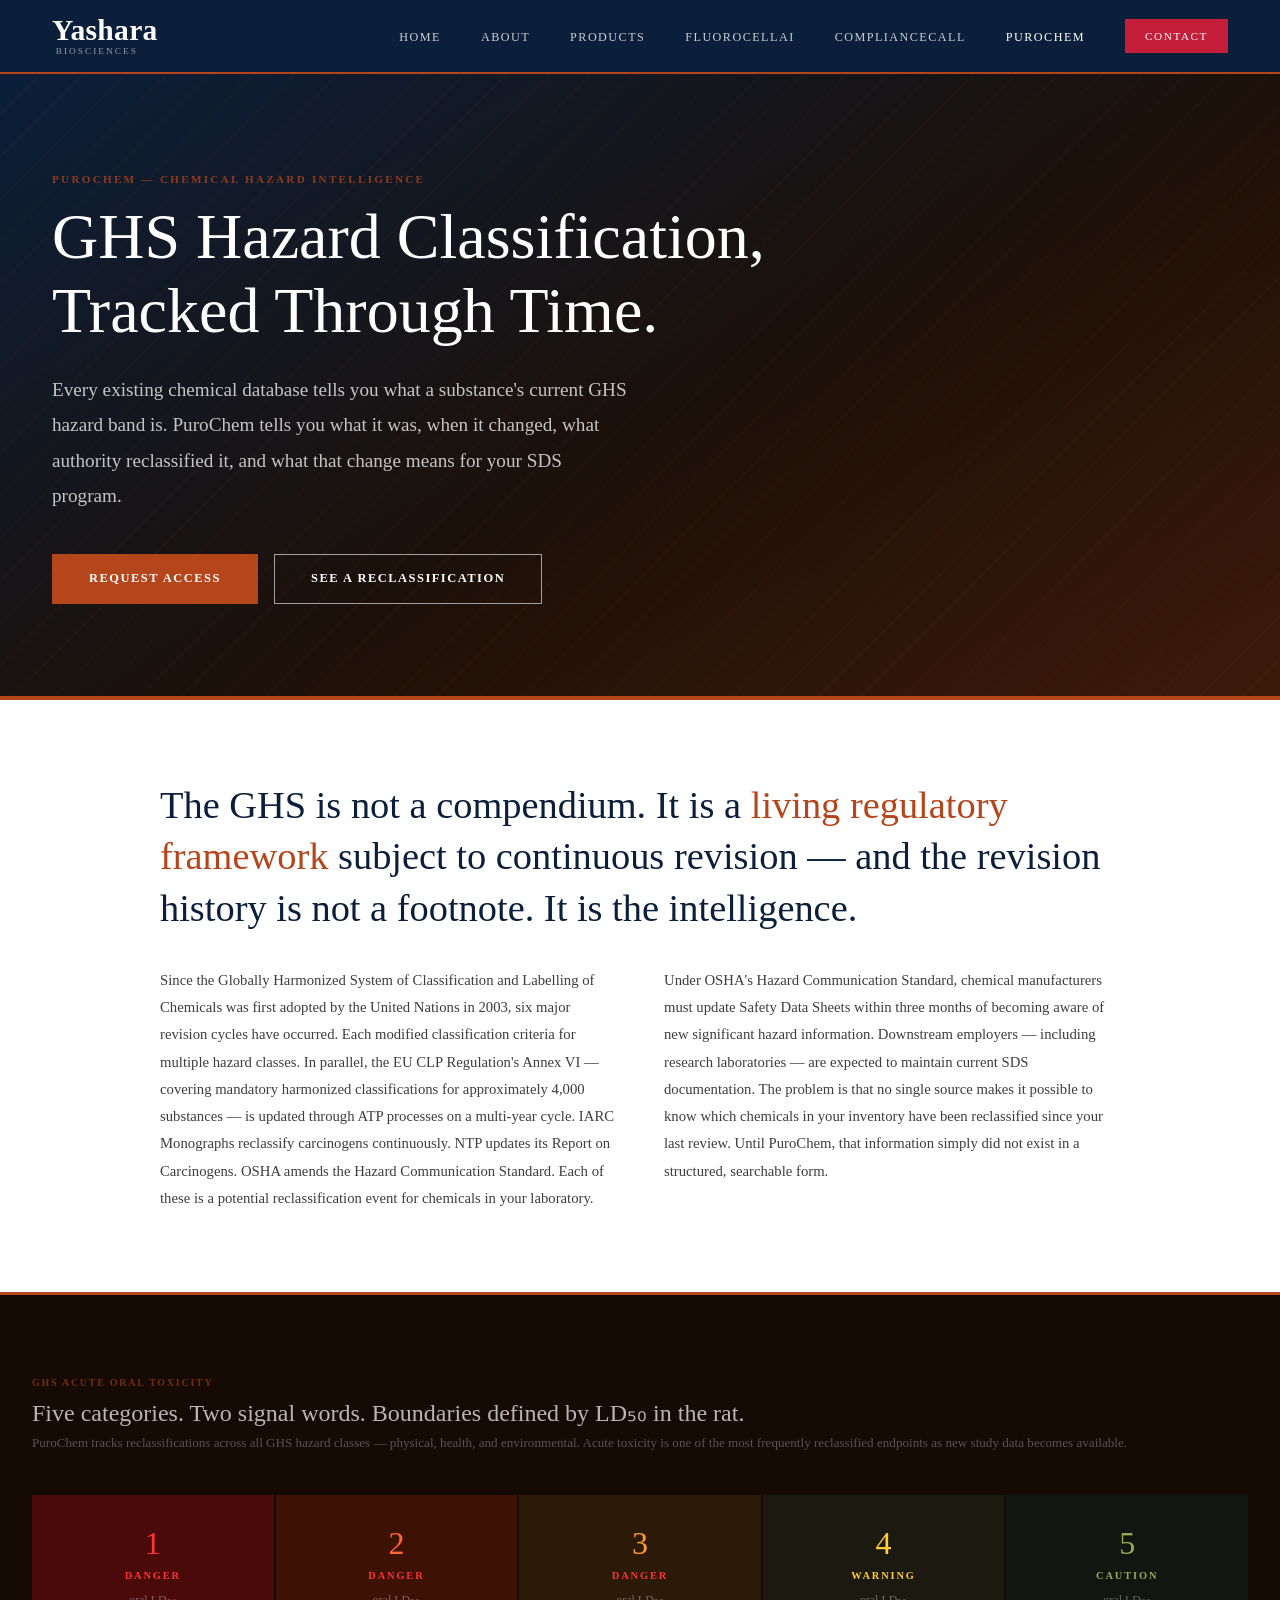
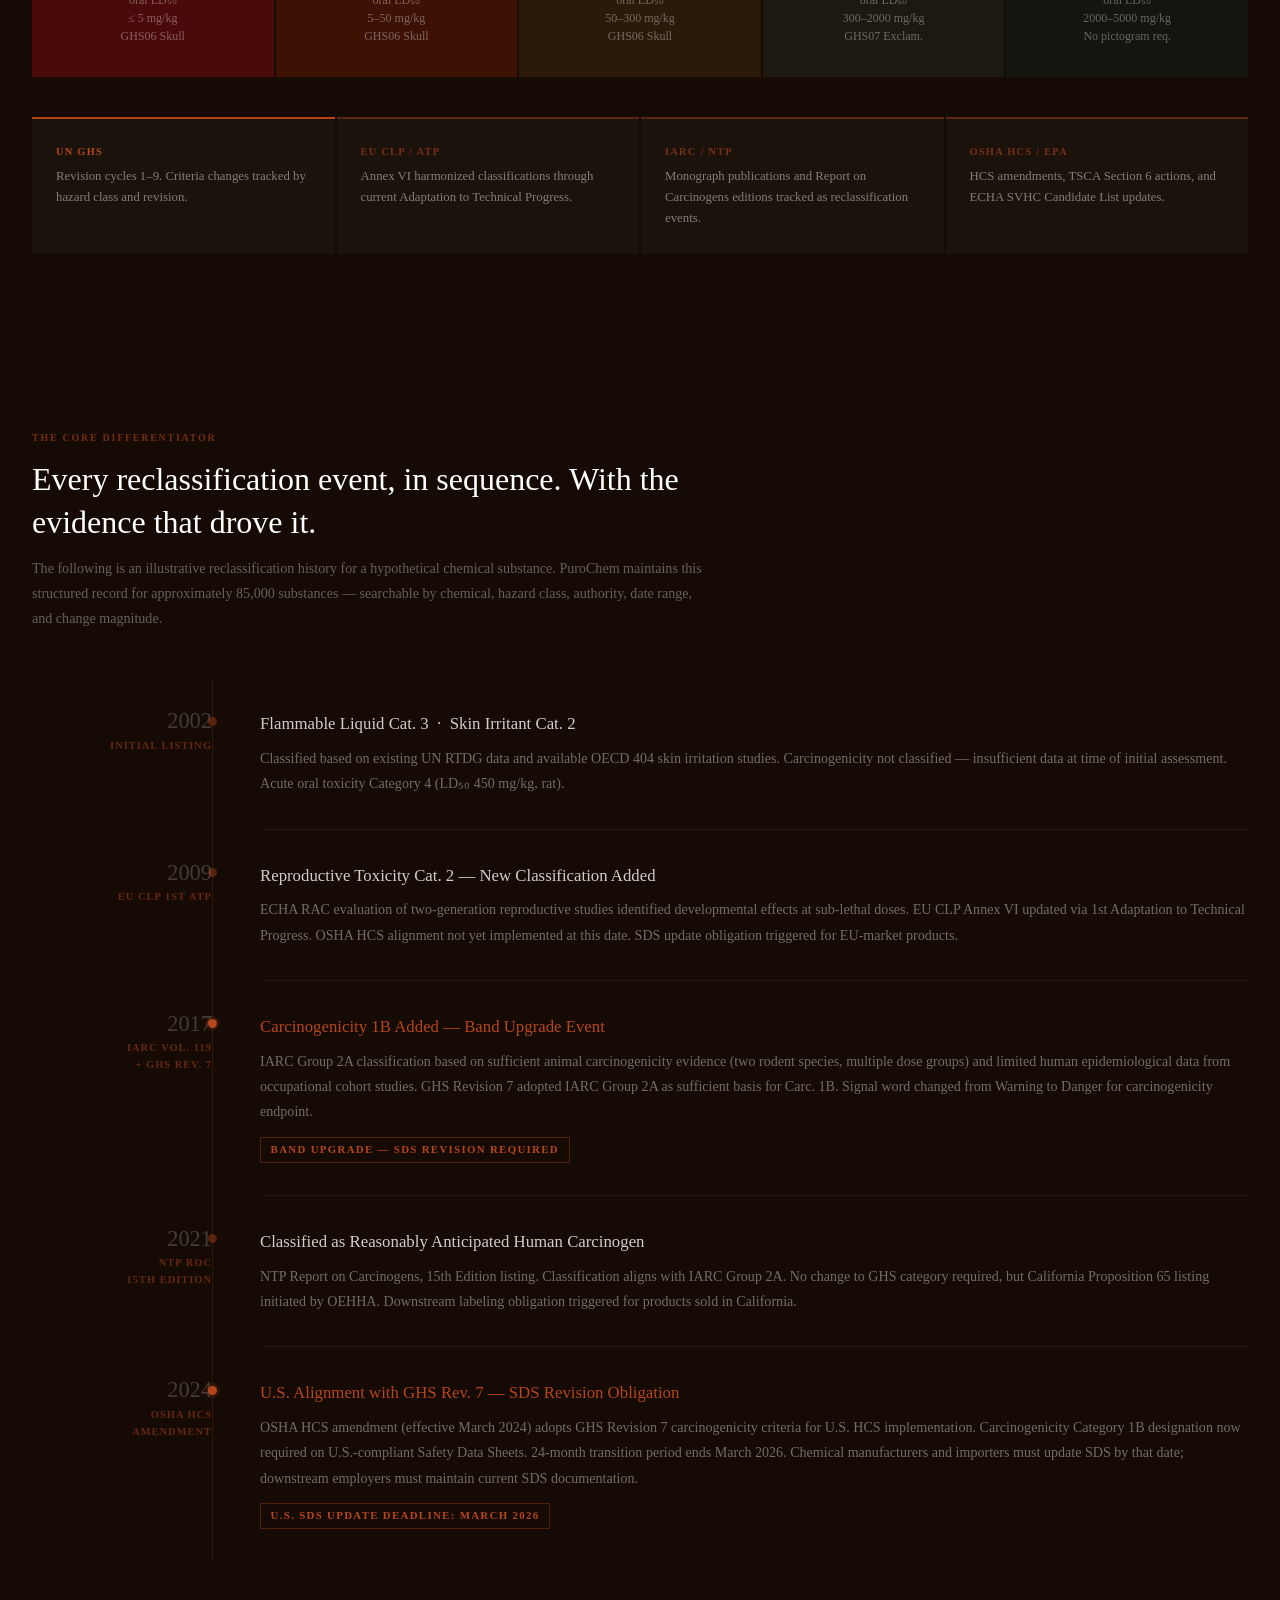
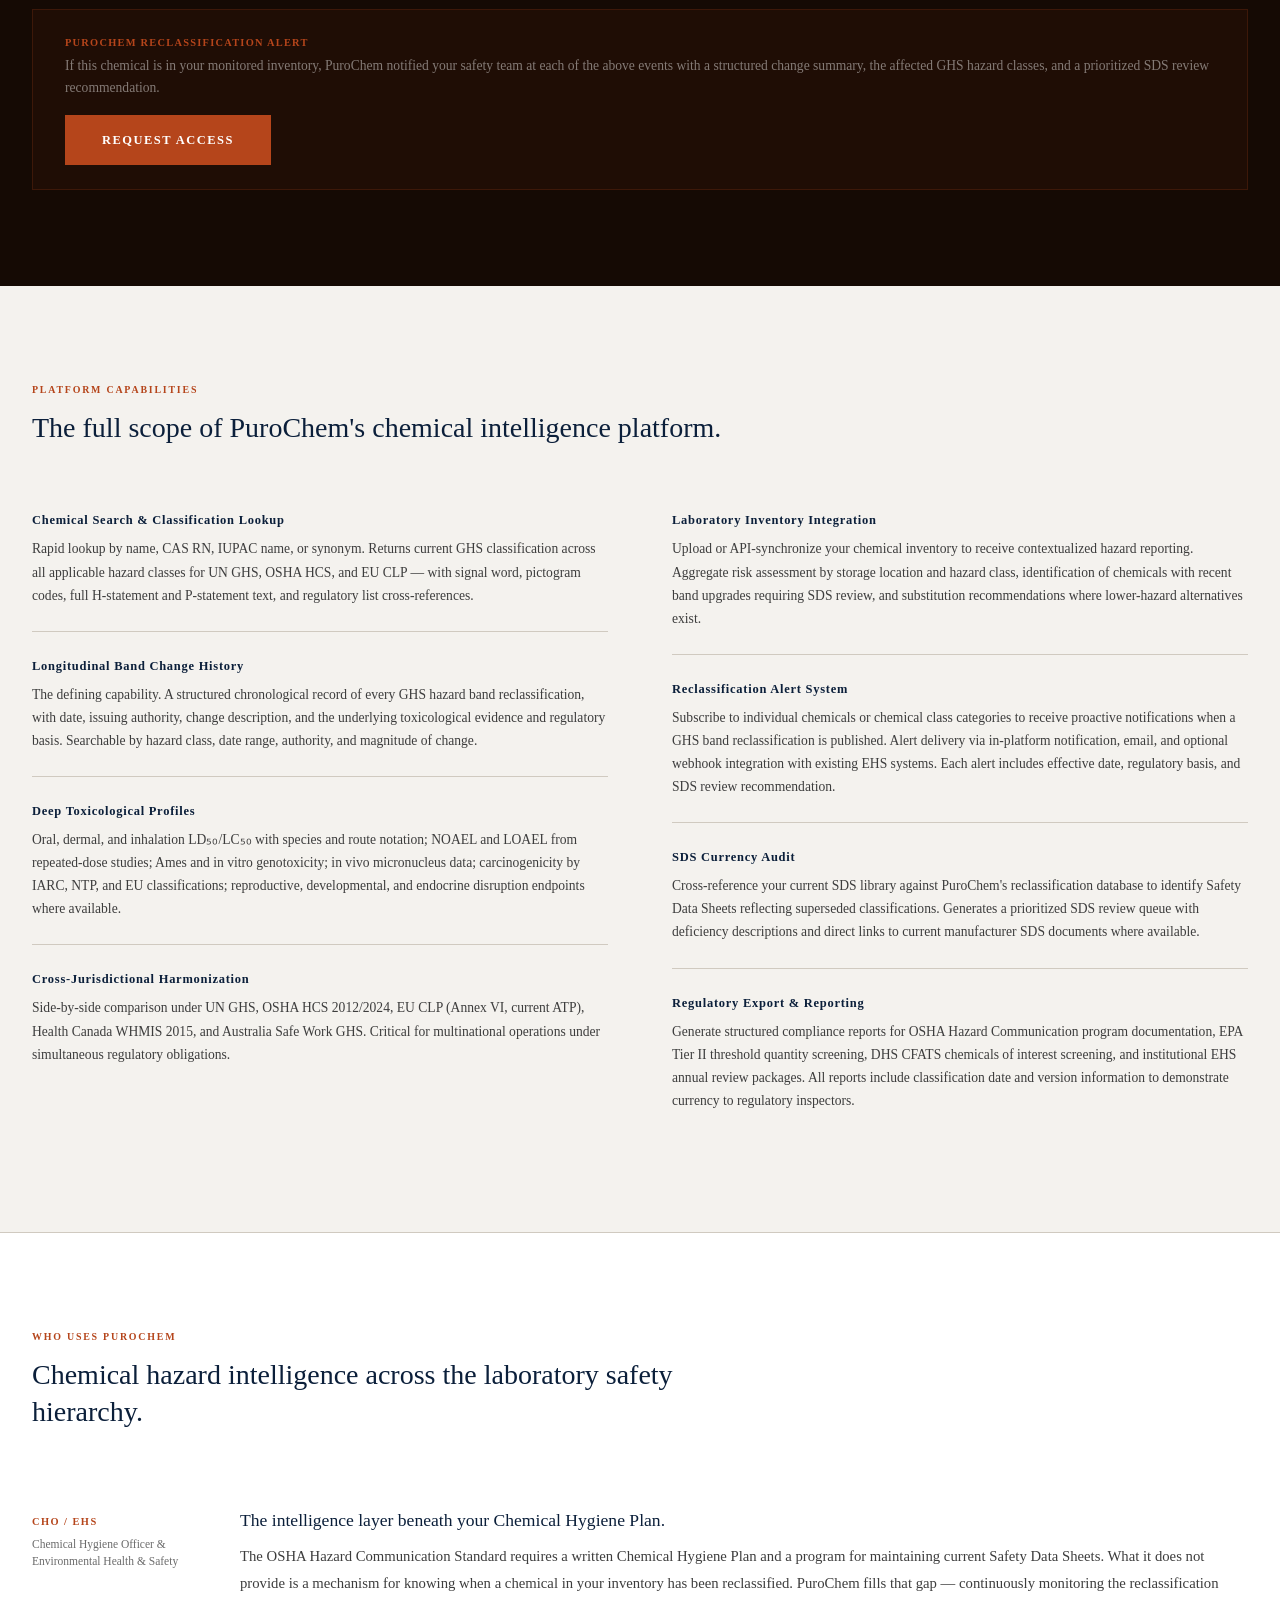
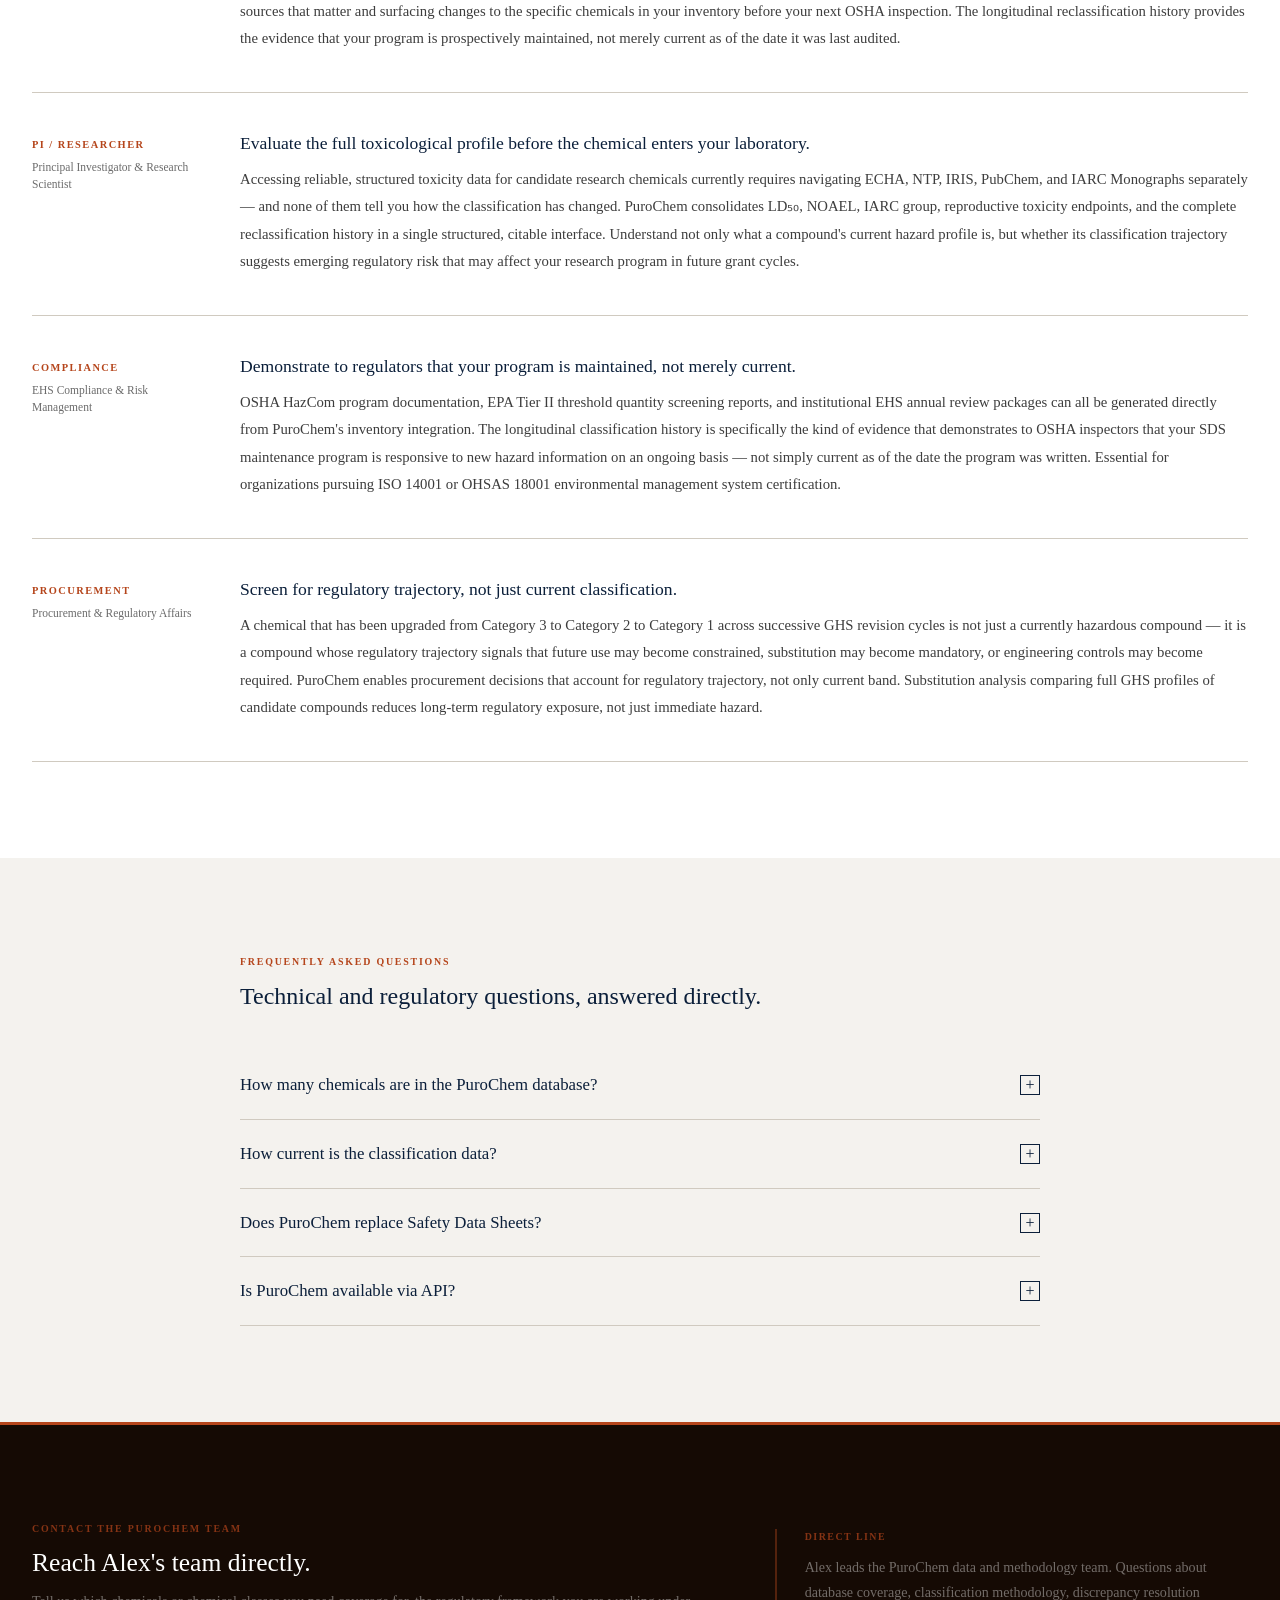
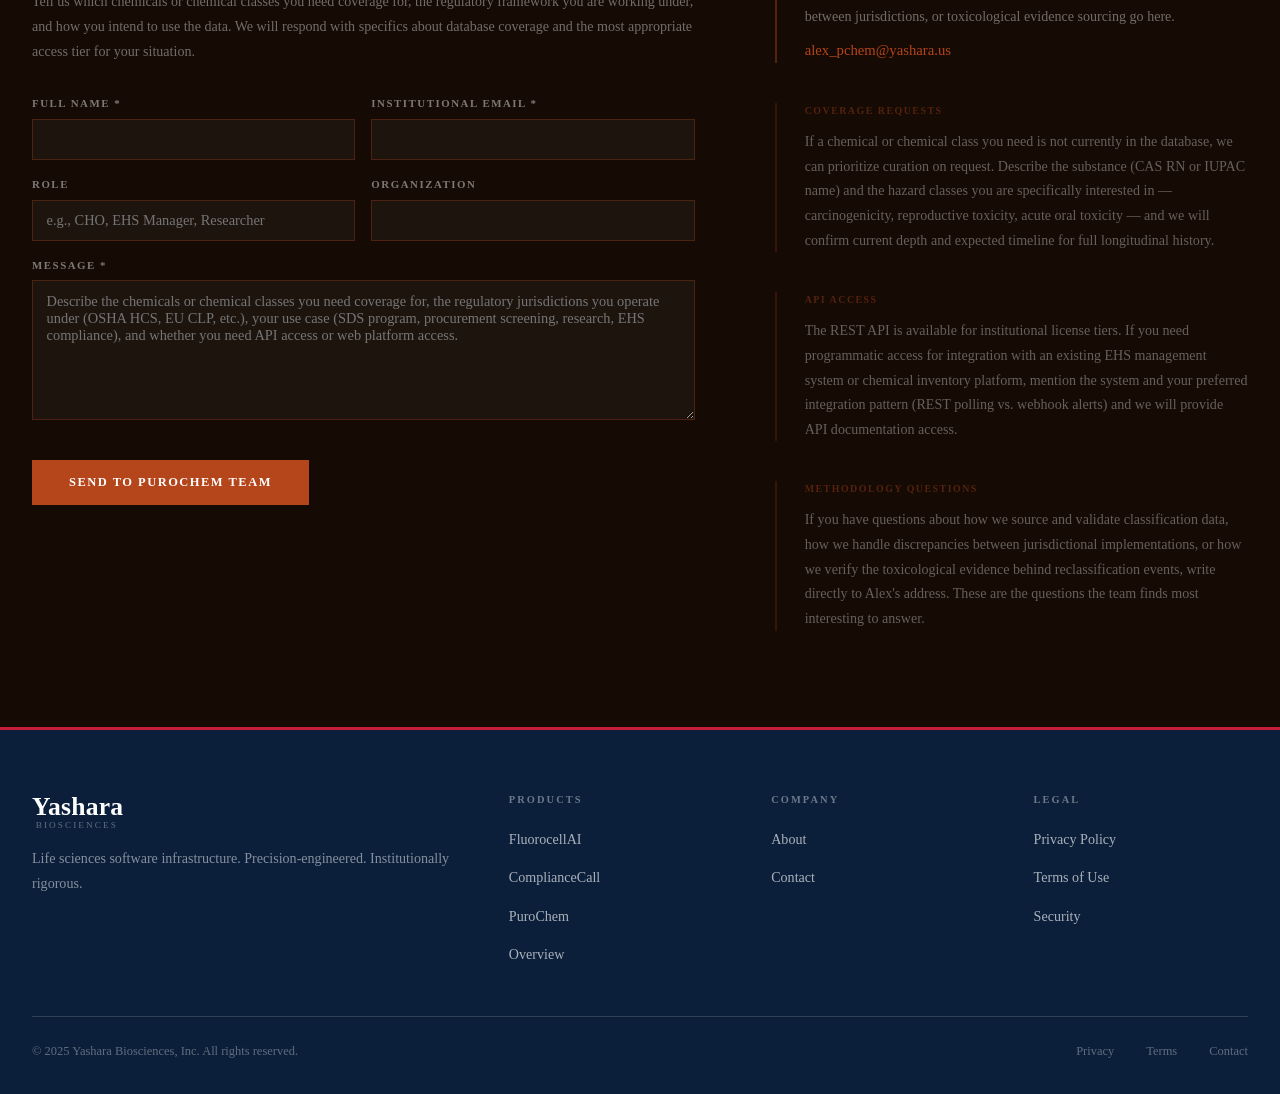
<file: purochem.html>
<!DOCTYPE html>
<html lang="en">
<head>
    <meta charset="UTF-8">
    <meta name="google-site-verification" content="mtCB4MaashtUbvmyQ7X1JDvn44G7voVTq1GUsXzId50" />
    <meta name="viewport" content="width=device-width, initial-scale=1.0">
    <title>PuroChem — Chemical Hazard Intelligence | Yashara Biosciences</title>
    <meta name="description" content="PuroChem: GHS hazard band classification with longitudinal change tracking and deep toxicological profiling. Track not just what a chemical's hazard band is — but what it used to be, and why it changed.">
    <meta name="keywords" content="PuroChem, GHS chemical hazard classification, chemical safety database, SDS compliance, OSHA HCS, EU CLP, chemical reclassification tracking, toxicological data, laboratory chemical safety">
    <meta name="robots" content="index, follow">
    <link rel="canonical" href="https://yashara.us/purochem.html">
    <meta property="og:title" content="PuroChem — Chemical Hazard Intelligence | Yashara Biosciences">
    <meta property="og:description" content="GHS hazard band classification with longitudinal change tracking. The only platform that tells you what a chemical's hazard band used to be, and why it changed.">
    <meta property="og:url" content="https://yashara.us/purochem.html">
    <meta property="og:type" content="website">
    <meta property="og:site_name" content="Yashara Biosciences">
    <link rel="icon" href="favicon.svg" type="image/svg+xml">
    <link rel="stylesheet" href="css/style.css">
    <link rel="stylesheet" href="css/product-themes.css">
    <style>
        :root {
            --pc-amber: #B5451B;
            --pc-amber-dark: #8C3414;
            --pc-bg: #150A04;
            --pc-bg-mid: #1C1008;
        }
        .site-header { border-bottom-color: var(--pc-amber); }
        .hero::after { background: var(--pc-amber); }

        /* Opening pull-quote — full-width typographic statement */
        .pc-thesis {
            background: var(--white);
            border-bottom: 3px solid var(--pc-amber);
            padding: 5rem 2rem;
        }
        .pc-thesis-inner {
            max-width: 960px;
            margin: 0 auto;
        }
        .pc-thesis-quote {
            font-family: var(--font-serif);
            font-size: clamp(1.6rem, 3vw, 2.5rem);
            color: var(--navy);
            line-height: 1.35;
            font-weight: 400;
            margin-bottom: 2rem;
        }
        .pc-thesis-quote em {
            color: var(--pc-amber);
            font-style: normal;
        }
        .pc-thesis-body {
            display: grid;
            grid-template-columns: 1fr 1fr;
            gap: 3rem;
        }
        .pc-thesis-body p {
            font-size: 0.92rem;
            line-height: 1.85;
            color: var(--text-mid);
        }

        /* Timeline — full-width centerpiece */
        .pc-timeline-section {
            background: var(--pc-bg);
            padding: 6rem 2rem;
        }
        .pc-timeline {
            max-width: var(--max-w);
            margin: 3rem auto 0;
            position: relative;
        }
        .pc-timeline::before {
            content: '';
            position: absolute;
            left: 180px;
            top: 0;
            bottom: 0;
            width: 1px;
            background: rgba(181,69,27,0.2);
        }
        .pc-tl-event {
            display: grid;
            grid-template-columns: 180px 1fr;
            gap: 0 3rem;
            margin-bottom: 0;
            position: relative;
        }
        .pc-tl-date-col {
            text-align: right;
            padding: 2rem 0 2rem;
        }
        .pc-tl-year {
            font-family: var(--font-serif);
            font-size: 1.4rem;
            color: rgba(255,255,255,0.2);
            line-height: 1;
            margin-bottom: 0.25rem;
        }
        .pc-tl-authority {
            font-size: 0.65rem;
            font-weight: 600;
            letter-spacing: 0.1em;
            text-transform: uppercase;
            color: rgba(181,69,27,0.5);
        }
        .pc-tl-dot {
            position: absolute;
            left: 180px;
            top: 2.4rem;
            width: 9px;
            height: 9px;
            border-radius: 50%;
            background: rgba(181,69,27,0.4);
            transform: translateX(-4px);
        }
        .pc-tl-event.upgrade .pc-tl-dot {
            background: var(--pc-amber);
            box-shadow: 0 0 0 3px rgba(181,69,27,0.15);
        }
        .pc-tl-body-col {
            padding: 2rem 0 2rem 0;
            border-bottom: 1px solid rgba(255,255,255,0.05);
        }
        .pc-tl-event:last-child .pc-tl-body-col { border-bottom: none; }
        .pc-tl-title {
            font-family: var(--font-serif);
            font-size: 1.05rem;
            color: rgba(255,255,255,0.8);
            margin-bottom: 0.5rem;
            font-weight: 400;
        }
        .pc-tl-event.upgrade .pc-tl-title { color: var(--pc-amber); }
        .pc-tl-body {
            font-size: 0.88rem;
            color: rgba(255,255,255,0.4);
            line-height: 1.8;
        }
        .pc-tl-alert {
            display: inline-block;
            margin-top: 0.75rem;
            font-size: 0.68rem;
            font-weight: 600;
            letter-spacing: 0.12em;
            text-transform: uppercase;
            color: var(--pc-amber);
            border: 1px solid rgba(181,69,27,0.35);
            padding: 0.2rem 0.6rem;
        }

        /* GHS band grid — like a periodic table */
        .pc-band-grid {
            display: grid;
            grid-template-columns: repeat(5, 1fr);
            gap: 2px;
            max-width: var(--max-w);
            margin: 2.5rem auto 0;
        }
        .pc-band-cell {
            padding: 2rem 1.5rem;
            text-align: center;
        }
        .pc-band-cell-1 { background: #4A0A0A; }
        .pc-band-cell-2 { background: #3D1205; }
        .pc-band-cell-3 { background: #2B1A08; }
        .pc-band-cell-4 { background: #1C1A10; }
        .pc-band-cell-5 { background: #121510; }
        .pc-band-cat {
            font-family: var(--font-serif);
            font-size: 2rem;
            line-height: 1;
            margin-bottom: 0.5rem;
        }
        .pc-band-cat-1 { color: #FF3333; }
        .pc-band-cat-2 { color: #FF6633; }
        .pc-band-cat-3 { color: #FF9933; }
        .pc-band-cat-4 { color: #FFCC33; }
        .pc-band-cat-5 { color: #99AA55; }
        .pc-band-signal {
            font-size: 0.65rem;
            font-weight: 700;
            letter-spacing: 0.18em;
            text-transform: uppercase;
            margin-bottom: 0.4rem;
        }
        .pc-band-signal-danger { color: #FF3333; }
        .pc-band-signal-warning { color: #FFCC33; }
        .pc-band-signal-caution { color: #99AA55; }
        .pc-band-ld50 {
            font-size: 0.75rem;
            color: rgba(255,255,255,0.35);
            line-height: 1.5;
        }

        /* Use cases — case file panels with left gutter annotation */
        .pc-case-file {
            display: grid;
            grid-template-columns: 160px 1fr;
            gap: 0 3rem;
            padding: 2.5rem 0;
            border-bottom: 1px solid var(--rule);
            max-width: var(--max-w);
            margin: 0 auto;
        }
        .pc-case-file:first-of-type { border-top: 1px solid var(--rule); }
        .pc-case-gutter {
            padding-top: 0.2rem;
        }
        .pc-case-role {
            font-size: 0.65rem;
            font-weight: 600;
            letter-spacing: 0.14em;
            text-transform: uppercase;
            color: var(--pc-amber);
            margin-bottom: 0.35rem;
        }
        .pc-case-label {
            font-size: 0.72rem;
            color: var(--text-light);
            line-height: 1.5;
        }
        .pc-case-body h4 {
            font-family: var(--font-serif);
            font-size: 1.1rem;
            color: var(--navy);
            font-weight: 500;
            margin-bottom: 0.75rem;
        }
        .pc-case-body p {
            font-size: 0.92rem;
            line-height: 1.85;
            color: var(--text-mid);
        }

        /* Capability columns — two dense columns instead of grid */
        .pc-cap-cols {
            display: grid;
            grid-template-columns: 1fr 1fr;
            gap: 0 4rem;
            max-width: var(--max-w);
            margin: 2.5rem auto 0;
        }
        .pc-cap-entry {
            padding: 1.5rem 0;
            border-bottom: 1px solid var(--rule);
        }
        .pc-cap-entry:last-child { border-bottom: none; }
        .pc-cap-name {
            font-size: 0.78rem;
            font-weight: 600;
            letter-spacing: 0.06em;
            color: var(--navy);
            margin-bottom: 0.4rem;
        }
        .pc-cap-body {
            font-size: 0.85rem;
            color: var(--text-mid);
            line-height: 1.7;
        }

        @media (max-width: 900px) {
            .pc-thesis-body { grid-template-columns: 1fr; gap: 1.5rem; }
            .pc-timeline::before { left: 90px; }
            .pc-tl-event { grid-template-columns: 90px 1fr; }
            .pc-tl-dot { left: 90px; }
            .pc-band-grid { grid-template-columns: repeat(3, 1fr); }
            .pc-case-file { grid-template-columns: 1fr; gap: 0.5rem; }
            .pc-cap-cols { grid-template-columns: 1fr; }
        }
    </style>
</head>
<body class="theme-purochem">

<header class="site-header">
    <div class="nav-container">
        <a href="index.html" class="nav-logo"><span class="nav-logo-main">Yashara</span><span class="nav-logo-sub">Biosciences</span></a>
        <nav class="desktop-nav">
            <ul>
                <li><a href="index.html">Home</a></li>
                <li><a href="about.html">About</a></li>
                <li><a href="products.html">Products</a></li>
                <li><a href="fluorocellai.html">FluorocellAI</a></li>
                <li><a href="compliancecall.html">ComplianceCall</a></li>
                <li><a href="purochem.html" class="active">PuroChem</a></li>
                <li><a href="contact.html" class="nav-cta btn">Contact</a></li>
            </ul>
        </nav>
        <button class="hamburger" aria-label="Open menu"><span></span><span></span><span></span></button>
    </div>
    <nav class="mobile-nav">
        <button class="close-mobile-nav">&times;</button>
        <ul>
            <li><a href="index.html">Home</a></li>
            <li><a href="about.html">About</a></li>
            <li><a href="products.html">Products</a></li>
            <li><a href="fluorocellai.html">FluorocellAI</a></li>
            <li><a href="compliancecall.html">ComplianceCall</a></li>
            <li><a href="purochem.html">PuroChem</a></li>
            <li><a href="contact.html">Contact</a></li>
        </ul>
    </nav>
</header>

<!-- HERO -->
<section class="hero" style="min-height:480px;background:linear-gradient(150deg,#0B1F3A 0%,#1C1008 55%,#3D1A0A 100%);">
    <div class="hero-hazard-overlay"></div>
    <div class="hero-content" style="position:relative;z-index:2;padding:6rem 2rem;">
        <span class="eyebrow" style="color:rgba(181,69,27,0.75);">PuroChem — Chemical Hazard Intelligence</span>
        <h1 class="hero-title" style="max-width:820px;">GHS Hazard Classification, Tracked Through Time.</h1>
        <p class="hero-body" style="max-width:580px;">Every existing chemical database tells you what a substance's current GHS hazard band is. PuroChem tells you what it was, when it changed, what authority reclassified it, and what that change means for your SDS program.</p>
        <div class="hero-actions">
            <a href="contact.html" style="background:var(--pc-amber);color:#fff;border-color:var(--pc-amber);" class="btn">Request Access</a>
            <a href="#timeline" class="btn btn-white">See a Reclassification</a>
        </div>
    </div>
</section>

<!-- THESIS: typographic statement -->
<div class="pc-thesis">
    <div class="pc-thesis-inner">
        <p class="pc-thesis-quote">The GHS is not a compendium. It is a <em>living regulatory framework</em> subject to continuous revision — and the revision history is not a footnote. It is the intelligence.</p>
        <div class="pc-thesis-body">
            <p>Since the Globally Harmonized System of Classification and Labelling of Chemicals was first adopted by the United Nations in 2003, six major revision cycles have occurred. Each modified classification criteria for multiple hazard classes. In parallel, the EU CLP Regulation's Annex VI — covering mandatory harmonized classifications for approximately 4,000 substances — is updated through ATP processes on a multi-year cycle. IARC Monographs reclassify carcinogens continuously. NTP updates its Report on Carcinogens. OSHA amends the Hazard Communication Standard. Each of these is a potential reclassification event for chemicals in your laboratory.</p>
            <p>Under OSHA's Hazard Communication Standard, chemical manufacturers must update Safety Data Sheets within three months of becoming aware of new significant hazard information. Downstream employers — including research laboratories — are expected to maintain current SDS documentation. The problem is that no single source makes it possible to know which chemicals in your inventory have been reclassified since your last review. Until PuroChem, that information simply did not exist in a structured, searchable form.</p>
        </div>
    </div>
</div>

<!-- GHS BAND GRID: periodic-table style -->
<section style="background:var(--pc-bg);padding:5rem 2rem;" id="ghs">
    <div style="max-width:var(--max-w);margin:0 auto;">
        <div style="font-size:0.62rem;font-weight:600;letter-spacing:0.18em;text-transform:uppercase;color:rgba(181,69,27,0.6);margin-bottom:0.5rem;">GHS Acute Oral Toxicity</div>
        <h2 style="font-family:var(--font-serif);font-size:clamp(1.2rem,2vw,1.5rem);color:rgba(255,255,255,0.7);font-weight:400;margin-bottom:0.25rem;">Five categories. Two signal words. Boundaries defined by LD&#x2085;&#x2080; in the rat.</h2>
        <p style="font-size:0.82rem;color:rgba(255,255,255,0.3);margin-bottom:0;">PuroChem tracks reclassifications across all GHS hazard classes — physical, health, and environmental. Acute toxicity is one of the most frequently reclassified endpoints as new study data becomes available.</p>
    </div>
    <div class="pc-band-grid">
        <div class="pc-band-cell pc-band-cell-1">
            <div class="pc-band-cat pc-band-cat-1">1</div>
            <div class="pc-band-signal pc-band-signal-danger">Danger</div>
            <div class="pc-band-ld50">oral LD&#x2085;&#x2080;<br>&le; 5 mg/kg<br>GHS06 Skull</div>
        </div>
        <div class="pc-band-cell pc-band-cell-2">
            <div class="pc-band-cat pc-band-cat-2">2</div>
            <div class="pc-band-signal pc-band-signal-danger">Danger</div>
            <div class="pc-band-ld50">oral LD&#x2085;&#x2080;<br>5–50 mg/kg<br>GHS06 Skull</div>
        </div>
        <div class="pc-band-cell pc-band-cell-3">
            <div class="pc-band-cat pc-band-cat-3">3</div>
            <div class="pc-band-signal pc-band-signal-danger">Danger</div>
            <div class="pc-band-ld50">oral LD&#x2085;&#x2080;<br>50–300 mg/kg<br>GHS06 Skull</div>
        </div>
        <div class="pc-band-cell pc-band-cell-4">
            <div class="pc-band-cat pc-band-cat-4">4</div>
            <div class="pc-band-signal pc-band-signal-warning">Warning</div>
            <div class="pc-band-ld50">oral LD&#x2085;&#x2080;<br>300–2000 mg/kg<br>GHS07 Exclam.</div>
        </div>
        <div class="pc-band-cell pc-band-cell-5">
            <div class="pc-band-cat pc-band-cat-5">5</div>
            <div class="pc-band-signal pc-band-signal-caution">Caution</div>
            <div class="pc-band-ld50">oral LD&#x2085;&#x2080;<br>2000–5000 mg/kg<br>No pictogram req.</div>
        </div>
    </div>

    <!-- Sources monitored -->
    <div style="max-width:var(--max-w);margin:2.5rem auto 0;display:grid;grid-template-columns:repeat(4,1fr);gap:2px;">
        <div style="background:rgba(255,255,255,0.03);padding:1.5rem;border-top:2px solid var(--pc-amber);">
            <div style="font-size:0.65rem;font-weight:600;letter-spacing:0.12em;text-transform:uppercase;color:var(--pc-amber);margin-bottom:0.4rem;">UN GHS</div>
            <div style="font-size:0.8rem;color:rgba(255,255,255,0.45);">Revision cycles 1–9. Criteria changes tracked by hazard class and revision.</div>
        </div>
        <div style="background:rgba(255,255,255,0.03);padding:1.5rem;border-top:2px solid rgba(181,69,27,0.4);">
            <div style="font-size:0.65rem;font-weight:600;letter-spacing:0.12em;text-transform:uppercase;color:rgba(181,69,27,0.6);margin-bottom:0.4rem;">EU CLP / ATP</div>
            <div style="font-size:0.8rem;color:rgba(255,255,255,0.45);">Annex VI harmonized classifications through current Adaptation to Technical Progress.</div>
        </div>
        <div style="background:rgba(255,255,255,0.03);padding:1.5rem;border-top:2px solid rgba(181,69,27,0.4);">
            <div style="font-size:0.65rem;font-weight:600;letter-spacing:0.12em;text-transform:uppercase;color:rgba(181,69,27,0.6);margin-bottom:0.4rem;">IARC / NTP</div>
            <div style="font-size:0.8rem;color:rgba(255,255,255,0.45);">Monograph publications and Report on Carcinogens editions tracked as reclassification events.</div>
        </div>
        <div style="background:rgba(255,255,255,0.03);padding:1.5rem;border-top:2px solid rgba(181,69,27,0.4);">
            <div style="font-size:0.65rem;font-weight:600;letter-spacing:0.12em;text-transform:uppercase;color:rgba(181,69,27,0.6);margin-bottom:0.4rem;">OSHA HCS / EPA</div>
            <div style="font-size:0.8rem;color:rgba(255,255,255,0.45);">HCS amendments, TSCA Section 6 actions, and ECHA SVHC Candidate List updates.</div>
        </div>
    </div>
</section>

<!-- TIMELINE: full-width centerpiece -->
<section class="pc-timeline-section" id="timeline">
    <div style="max-width:var(--max-w);margin:0 auto;">
        <div style="font-size:0.62rem;font-weight:600;letter-spacing:0.18em;text-transform:uppercase;color:rgba(181,69,27,0.6);margin-bottom:0.75rem;">The Core Differentiator</div>
        <h2 style="font-family:var(--font-serif);font-size:clamp(1.4rem,2.5vw,2rem);color:#fff;font-weight:400;line-height:1.35;max-width:700px;margin-bottom:0.75rem;">Every reclassification event, in sequence. With the evidence that drove it.</h2>
        <p style="font-size:0.88rem;color:rgba(255,255,255,0.35);max-width:680px;">The following is an illustrative reclassification history for a hypothetical chemical substance. PuroChem maintains this structured record for approximately 85,000 substances — searchable by chemical, hazard class, authority, date range, and change magnitude.</p>
    </div>

    <div class="pc-timeline">

        <div class="pc-tl-event">
            <div class="pc-tl-date-col">
                <div class="pc-tl-year">2002</div>
                <div class="pc-tl-authority">Initial listing</div>
            </div>
            <div class="pc-tl-dot"></div>
            <div class="pc-tl-body-col">
                <div class="pc-tl-title">Flammable Liquid Cat. 3 &nbsp;&middot;&nbsp; Skin Irritant Cat. 2</div>
                <div class="pc-tl-body">Classified based on existing UN RTDG data and available OECD 404 skin irritation studies. Carcinogenicity not classified — insufficient data at time of initial assessment. Acute oral toxicity Category 4 (LD&#x2085;&#x2080; 450 mg/kg, rat).</div>
            </div>
        </div>

        <div class="pc-tl-event">
            <div class="pc-tl-date-col">
                <div class="pc-tl-year">2009</div>
                <div class="pc-tl-authority">EU CLP 1st ATP</div>
            </div>
            <div class="pc-tl-dot"></div>
            <div class="pc-tl-body-col">
                <div class="pc-tl-title">Reproductive Toxicity Cat. 2 — New Classification Added</div>
                <div class="pc-tl-body">ECHA RAC evaluation of two-generation reproductive studies identified developmental effects at sub-lethal doses. EU CLP Annex VI updated via 1st Adaptation to Technical Progress. OSHA HCS alignment not yet implemented at this date. SDS update obligation triggered for EU-market products.</div>
            </div>
        </div>

        <div class="pc-tl-event upgrade">
            <div class="pc-tl-date-col">
                <div class="pc-tl-year">2017</div>
                <div class="pc-tl-authority">IARC Vol. 119<br>+ GHS Rev. 7</div>
            </div>
            <div class="pc-tl-dot"></div>
            <div class="pc-tl-body-col">
                <div class="pc-tl-title">Carcinogenicity 1B Added — Band Upgrade Event</div>
                <div class="pc-tl-body">IARC Group 2A classification based on sufficient animal carcinogenicity evidence (two rodent species, multiple dose groups) and limited human epidemiological data from occupational cohort studies. GHS Revision 7 adopted IARC Group 2A as sufficient basis for Carc. 1B. Signal word changed from Warning to Danger for carcinogenicity endpoint.</div>
                <span class="pc-tl-alert">Band upgrade — SDS revision required</span>
            </div>
        </div>

        <div class="pc-tl-event">
            <div class="pc-tl-date-col">
                <div class="pc-tl-year">2021</div>
                <div class="pc-tl-authority">NTP RoC<br>15th Edition</div>
            </div>
            <div class="pc-tl-dot"></div>
            <div class="pc-tl-body-col">
                <div class="pc-tl-title">Classified as Reasonably Anticipated Human Carcinogen</div>
                <div class="pc-tl-body">NTP Report on Carcinogens, 15th Edition listing. Classification aligns with IARC Group 2A. No change to GHS category required, but California Proposition 65 listing initiated by OEHHA. Downstream labeling obligation triggered for products sold in California.</div>
            </div>
        </div>

        <div class="pc-tl-event upgrade">
            <div class="pc-tl-date-col">
                <div class="pc-tl-year">2024</div>
                <div class="pc-tl-authority">OSHA HCS<br>Amendment</div>
            </div>
            <div class="pc-tl-dot"></div>
            <div class="pc-tl-body-col">
                <div class="pc-tl-title">U.S. Alignment with GHS Rev. 7 — SDS Revision Obligation</div>
                <div class="pc-tl-body">OSHA HCS amendment (effective March 2024) adopts GHS Revision 7 carcinogenicity criteria for U.S. HCS implementation. Carcinogenicity Category 1B designation now required on U.S.-compliant Safety Data Sheets. 24-month transition period ends March 2026. Chemical manufacturers and importers must update SDS by that date; downstream employers must maintain current SDS documentation.</div>
                <span class="pc-tl-alert">U.S. SDS update deadline: March 2026</span>
            </div>
        </div>

    </div>

    <div style="max-width:var(--max-w);margin:3rem auto 0;background:rgba(181,69,27,0.06);border:1px solid rgba(181,69,27,0.2);padding:1.5rem 2rem;display:flex;justify-content:space-between;align-items:center;flex-wrap:wrap;gap:1rem;">
        <div>
            <div style="font-size:0.65rem;font-weight:600;letter-spacing:0.12em;text-transform:uppercase;color:var(--pc-amber);margin-bottom:0.25rem;">PuroChem Reclassification Alert</div>
            <p style="font-size:0.85rem;color:rgba(255,255,255,0.45);line-height:1.6;">If this chemical is in your monitored inventory, PuroChem notified your safety team at each of the above events with a structured change summary, the affected GHS hazard classes, and a prioritized SDS review recommendation.</p>
        </div>
        <a href="contact.html" style="background:var(--pc-amber);color:#fff;border-color:var(--pc-amber);white-space:nowrap;" class="btn">Request Access</a>
    </div>
</section>

<!-- CAPABILITIES: two dense columns -->
<section class="band-light" id="capabilities" style="padding:6rem 2rem;">
    <div style="max-width:var(--max-w);margin:0 auto 2rem;">
        <div style="font-size:0.62rem;font-weight:600;letter-spacing:0.18em;text-transform:uppercase;color:var(--pc-amber);margin-bottom:0.75rem;">Platform Capabilities</div>
        <h2 style="font-family:var(--font-serif);font-size:clamp(1.3rem,2.2vw,1.75rem);color:var(--navy);font-weight:500;max-width:700px;line-height:1.3;">The full scope of PuroChem's chemical intelligence platform.</h2>
    </div>
    <div class="pc-cap-cols">
        <div>
            <div class="pc-cap-entry fade-up">
                <div class="pc-cap-name">Chemical Search &amp; Classification Lookup</div>
                <div class="pc-cap-body">Rapid lookup by name, CAS RN, IUPAC name, or synonym. Returns current GHS classification across all applicable hazard classes for UN GHS, OSHA HCS, and EU CLP — with signal word, pictogram codes, full H-statement and P-statement text, and regulatory list cross-references.</div>
            </div>
            <div class="pc-cap-entry fade-up">
                <div class="pc-cap-name">Longitudinal Band Change History</div>
                <div class="pc-cap-body">The defining capability. A structured chronological record of every GHS hazard band reclassification, with date, issuing authority, change description, and the underlying toxicological evidence and regulatory basis. Searchable by hazard class, date range, authority, and magnitude of change.</div>
            </div>
            <div class="pc-cap-entry fade-up">
                <div class="pc-cap-name">Deep Toxicological Profiles</div>
                <div class="pc-cap-body">Oral, dermal, and inhalation LD&#x2085;&#x2080;/LC&#x2085;&#x2080; with species and route notation; NOAEL and LOAEL from repeated-dose studies; Ames and in vitro genotoxicity; in vivo micronucleus data; carcinogenicity by IARC, NTP, and EU classifications; reproductive, developmental, and endocrine disruption endpoints where available.</div>
            </div>
            <div class="pc-cap-entry fade-up">
                <div class="pc-cap-name">Cross-Jurisdictional Harmonization</div>
                <div class="pc-cap-body">Side-by-side comparison under UN GHS, OSHA HCS 2012/2024, EU CLP (Annex VI, current ATP), Health Canada WHMIS 2015, and Australia Safe Work GHS. Critical for multinational operations under simultaneous regulatory obligations.</div>
            </div>
        </div>
        <div>
            <div class="pc-cap-entry fade-up">
                <div class="pc-cap-name">Laboratory Inventory Integration</div>
                <div class="pc-cap-body">Upload or API-synchronize your chemical inventory to receive contextualized hazard reporting. Aggregate risk assessment by storage location and hazard class, identification of chemicals with recent band upgrades requiring SDS review, and substitution recommendations where lower-hazard alternatives exist.</div>
            </div>
            <div class="pc-cap-entry fade-up">
                <div class="pc-cap-name">Reclassification Alert System</div>
                <div class="pc-cap-body">Subscribe to individual chemicals or chemical class categories to receive proactive notifications when a GHS band reclassification is published. Alert delivery via in-platform notification, email, and optional webhook integration with existing EHS systems. Each alert includes effective date, regulatory basis, and SDS review recommendation.</div>
            </div>
            <div class="pc-cap-entry fade-up">
                <div class="pc-cap-name">SDS Currency Audit</div>
                <div class="pc-cap-body">Cross-reference your current SDS library against PuroChem's reclassification database to identify Safety Data Sheets reflecting superseded classifications. Generates a prioritized SDS review queue with deficiency descriptions and direct links to current manufacturer SDS documents where available.</div>
            </div>
            <div class="pc-cap-entry fade-up">
                <div class="pc-cap-name">Regulatory Export &amp; Reporting</div>
                <div class="pc-cap-body">Generate structured compliance reports for OSHA Hazard Communication program documentation, EPA Tier II threshold quantity screening, DHS CFATS chemicals of interest screening, and institutional EHS annual review packages. All reports include classification date and version information to demonstrate currency to regulatory inspectors.</div>
            </div>
        </div>
    </div>
</section>

<!-- USE CASES: case file panels -->
<section class="band-white" id="users" style="padding:6rem 2rem;border-top:1px solid var(--rule);">
    <div style="max-width:var(--max-w);margin:0 auto 2.5rem;">
        <div style="font-size:0.62rem;font-weight:600;letter-spacing:0.18em;text-transform:uppercase;color:var(--pc-amber);margin-bottom:0.75rem;">Who Uses PuroChem</div>
        <h2 style="font-family:var(--font-serif);font-size:clamp(1.3rem,2.2vw,1.75rem);color:var(--navy);font-weight:500;max-width:700px;line-height:1.3;">Chemical hazard intelligence across the laboratory safety hierarchy.</h2>
    </div>

    <div class="pc-case-file fade-up">
        <div class="pc-case-gutter">
            <div class="pc-case-role">CHO / EHS</div>
            <div class="pc-case-label">Chemical Hygiene Officer &amp; Environmental Health &amp; Safety</div>
        </div>
        <div class="pc-case-body">
            <h4>The intelligence layer beneath your Chemical Hygiene Plan.</h4>
            <p>The OSHA Hazard Communication Standard requires a written Chemical Hygiene Plan and a program for maintaining current Safety Data Sheets. What it does not provide is a mechanism for knowing when a chemical in your inventory has been reclassified. PuroChem fills that gap — continuously monitoring the reclassification sources that matter and surfacing changes to the specific chemicals in your inventory before your next OSHA inspection. The longitudinal reclassification history provides the evidence that your program is prospectively maintained, not merely current as of the date it was last audited.</p>
        </div>
    </div>

    <div class="pc-case-file fade-up">
        <div class="pc-case-gutter">
            <div class="pc-case-role">PI / Researcher</div>
            <div class="pc-case-label">Principal Investigator &amp; Research Scientist</div>
        </div>
        <div class="pc-case-body">
            <h4>Evaluate the full toxicological profile before the chemical enters your laboratory.</h4>
            <p>Accessing reliable, structured toxicity data for candidate research chemicals currently requires navigating ECHA, NTP, IRIS, PubChem, and IARC Monographs separately — and none of them tell you how the classification has changed. PuroChem consolidates LD&#x2085;&#x2080;, NOAEL, IARC group, reproductive toxicity endpoints, and the complete reclassification history in a single structured, citable interface. Understand not only what a compound's current hazard profile is, but whether its classification trajectory suggests emerging regulatory risk that may affect your research program in future grant cycles.</p>
        </div>
    </div>

    <div class="pc-case-file fade-up">
        <div class="pc-case-gutter">
            <div class="pc-case-role">Compliance</div>
            <div class="pc-case-label">EHS Compliance &amp; Risk Management</div>
        </div>
        <div class="pc-case-body">
            <h4>Demonstrate to regulators that your program is maintained, not merely current.</h4>
            <p>OSHA HazCom program documentation, EPA Tier II threshold quantity screening reports, and institutional EHS annual review packages can all be generated directly from PuroChem's inventory integration. The longitudinal classification history is specifically the kind of evidence that demonstrates to OSHA inspectors that your SDS maintenance program is responsive to new hazard information on an ongoing basis — not simply current as of the date the program was written. Essential for organizations pursuing ISO 14001 or OHSAS 18001 environmental management system certification.</p>
        </div>
    </div>

    <div class="pc-case-file fade-up">
        <div class="pc-case-gutter">
            <div class="pc-case-role">Procurement</div>
            <div class="pc-case-label">Procurement &amp; Regulatory Affairs</div>
        </div>
        <div class="pc-case-body">
            <h4>Screen for regulatory trajectory, not just current classification.</h4>
            <p>A chemical that has been upgraded from Category 3 to Category 2 to Category 1 across successive GHS revision cycles is not just a currently hazardous compound — it is a compound whose regulatory trajectory signals that future use may become constrained, substitution may become mandatory, or engineering controls may become required. PuroChem enables procurement decisions that account for regulatory trajectory, not only current band. Substitution analysis comparing full GHS profiles of candidate compounds reduces long-term regulatory exposure, not just immediate hazard.</p>
        </div>
    </div>
</section>

<!-- FAQ -->
<section class="band-light" id="faq" style="padding:6rem 2rem;">
    <div style="max-width:800px;margin:0 auto;">
        <div style="font-size:0.62rem;font-weight:600;letter-spacing:0.18em;text-transform:uppercase;color:var(--pc-amber);margin-bottom:0.75rem;">Frequently Asked Questions</div>
        <h2 style="font-family:var(--font-serif);font-size:clamp(1.2rem,2vw,1.5rem);color:var(--navy);font-weight:500;margin-bottom:2.5rem;">Technical and regulatory questions, answered directly.</h2>
        <details class="faq-item">
            <summary class="faq-question">How many chemicals are in the PuroChem database?<span class="faq-icon">+</span></summary>
            <div class="faq-answer">PuroChem covers approximately 85,000 discrete chemical substances with current GHS classifications across at least one major implementing jurisdiction. Of these, approximately 4,200 have full longitudinal reclassification histories dating to initial GHS adoption, and approximately 22,000 have partial records covering at least one documented classification change. Coverage is prioritized for chemicals commonly used in academic, clinical, and industrial laboratory settings. If a chemical you need is not currently in the database, contact us — we can prioritize curation on request.</div>
        </details>
        <details class="faq-item">
            <summary class="faq-question">How current is the classification data?<span class="faq-icon">+</span></summary>
            <div class="faq-answer">PuroChem's regulatory monitoring team reviews and updates the database following each publication of UN GHS revision, EU CLP ATP update, IARC Monograph, NTP Report on Carcinogens update, and significant OSHA or EPA regulatory action. For major regulatory developments, the database is typically updated within two to four weeks of the official publication date. Reclassification alerts are issued to subscribed users on the same timeline.</div>
        </details>
        <details class="faq-item">
            <summary class="faq-question">Does PuroChem replace Safety Data Sheets?<span class="faq-icon">+</span></summary>
            <div class="faq-answer">No. PuroChem is a regulatory intelligence and monitoring platform, not an SDS authoring or hosting system. It tells you which chemicals require SDS updates and why — it does not generate or store SDSs. The SDS update action itself must occur through your SDS management system or directly with the chemical manufacturer. PuroChem can integrate with common SDS management platforms via REST API to automate the flagging of SDS records requiring review.</div>
        </details>
        <details class="faq-item">
            <summary class="faq-question">Is PuroChem available via API?<span class="faq-icon">+</span></summary>
            <div class="faq-answer">Yes. A REST API is available for all institutional license tiers, providing programmatic access to chemical lookup, classification data, reclassification history, and inventory monitoring features. The API is documented in OpenAPI 3.0 format and supports JSON and CSV response formats. Webhook integration for real-time reclassification alerts enables direct notification of downstream EHS management systems without polling. Contact us for API documentation access.</div>
        </details>
    </div>
</section>

<!-- CONTACT -->
<section style="background:var(--pc-bg);padding:6rem 2rem;border-top:3px solid var(--pc-amber);" id="contact">
    <div style="max-width:var(--max-w);margin:0 auto;display:grid;grid-template-columns:1.4fr 1fr;gap:5rem;align-items:start;flex-wrap:wrap;">

        <!-- Form -->
        <div>
            <div style="font-size:0.62rem;font-weight:600;letter-spacing:0.18em;text-transform:uppercase;color:rgba(181,69,27,0.7);margin-bottom:0.5rem;">Contact the PuroChem Team</div>
            <h2 style="font-family:var(--font-serif);font-size:clamp(1.3rem,2vw,1.75rem);color:#fff;font-weight:400;line-height:1.4;margin-bottom:0.5rem;">Reach Alex's team directly.</h2>
            <p style="font-size:0.88rem;color:rgba(255,255,255,0.4);line-height:1.75;margin-bottom:2rem;">Tell us which chemicals or chemical classes you need coverage for, the regulatory framework you are working under, and how you intend to use the data. We will respond with specifics about database coverage and the most appropriate access tier for your situation.</p>

            <form data-inquiry-form data-thankyou="pcThankYou" style="display:flex;flex-direction:column;gap:1rem;">
                <input type="hidden" name="interest" value="purochem">
                <div style="display:grid;grid-template-columns:1fr 1fr;gap:1rem;">
                    <div class="form-group">
                        <label for="pc_name" style="color:rgba(255,255,255,0.45);">Full Name *</label>
                        <input type="text" id="pc_name" name="from_name" required autocomplete="name" style="background:rgba(255,255,255,0.04);border-color:rgba(181,69,27,0.3);color:#fff;">
                    </div>
                    <div class="form-group">
                        <label for="pc_email" style="color:rgba(255,255,255,0.45);">Institutional Email *</label>
                        <input type="email" id="pc_email" name="reply_to" required autocomplete="email" style="background:rgba(255,255,255,0.04);border-color:rgba(181,69,27,0.3);color:#fff;">
                    </div>
                </div>
                <div style="display:grid;grid-template-columns:1fr 1fr;gap:1rem;">
                    <div class="form-group">
                        <label for="pc_title" style="color:rgba(255,255,255,0.45);">Role</label>
                        <input type="text" id="pc_title" name="title" placeholder="e.g., CHO, EHS Manager, Researcher" style="background:rgba(255,255,255,0.04);border-color:rgba(181,69,27,0.3);color:#fff;">
                    </div>
                    <div class="form-group">
                        <label for="pc_org" style="color:rgba(255,255,255,0.45);">Organization</label>
                        <input type="text" id="pc_org" name="organization" autocomplete="organization" style="background:rgba(255,255,255,0.04);border-color:rgba(181,69,27,0.3);color:#fff;">
                    </div>
                </div>
                <div class="form-group">
                    <label for="pc_message" style="color:rgba(255,255,255,0.45);">Message *</label>
                    <textarea id="pc_message" name="message" required rows="5" placeholder="Describe the chemicals or chemical classes you need coverage for, the regulatory jurisdictions you operate under (OSHA HCS, EU CLP, etc.), your use case (SDS program, procurement screening, research, EHS compliance), and whether you need API access or web platform access." style="background:rgba(255,255,255,0.04);border-color:rgba(181,69,27,0.3);color:#fff;resize:vertical;"></textarea>
                </div>
                <div class="form-submit-row">
                    <button type="submit" class="btn" style="background:var(--pc-amber);color:#fff;border-color:var(--pc-amber);cursor:pointer;font-size:0.78rem;">Send to PuroChem Team</button>
                    <div class="form-status" style="color:rgba(255,255,255,0.4);font-size:0.82rem;margin-top:0.5rem;"></div>
                </div>
            </form>

            <div id="pcThankYou" style="display:none;margin-top:2rem;background:rgba(181,69,27,0.08);border:1px solid rgba(181,69,27,0.25);border-left:3px solid var(--pc-amber);padding:2rem;">
                <h3 style="font-size:1.1rem;margin-bottom:0.5rem;color:#fff;">Inquiry received.</h3>
                <p style="font-size:0.88rem;color:rgba(255,255,255,0.45);line-height:1.75;">Alex's team will respond within two business days. If your inquiry concerns coverage for a specific chemical or class, we will verify database coverage and longitudinal history depth before replying so we can give you an accurate picture of what PuroChem currently holds for your use case.</p>
            </div>
        </div>

        <!-- Right: team context -->
        <div style="margin-top:0.5rem;">
            <div style="border-left:2px solid rgba(181,69,27,0.4);padding-left:1.75rem;margin-bottom:2.5rem;">
                <div style="font-size:0.62rem;font-weight:600;letter-spacing:0.15em;text-transform:uppercase;color:rgba(181,69,27,0.7);margin-bottom:0.6rem;">Direct Line</div>
                <p style="font-size:0.88rem;color:rgba(255,255,255,0.4);line-height:1.75;margin-bottom:0.5rem;">Alex leads the PuroChem data and methodology team. Questions about database coverage, classification methodology, discrepancy resolution between jurisdictions, or toxicological evidence sourcing go here.</p>
                <a href="mailto:alex_pchem@yashara.us" style="font-size:0.92rem;color:var(--pc-amber);font-weight:500;">alex_pchem@yashara.us</a>
            </div>
            <div style="border-left:2px solid rgba(181,69,27,0.2);padding-left:1.75rem;margin-bottom:2.5rem;">
                <div style="font-size:0.62rem;font-weight:600;letter-spacing:0.15em;text-transform:uppercase;color:rgba(181,69,27,0.4);margin-bottom:0.6rem;">Coverage Requests</div>
                <p style="font-size:0.88rem;color:rgba(255,255,255,0.35);line-height:1.75;">If a chemical or chemical class you need is not currently in the database, we can prioritize curation on request. Describe the substance (CAS RN or IUPAC name) and the hazard classes you are specifically interested in — carcinogenicity, reproductive toxicity, acute oral toxicity — and we will confirm current depth and expected timeline for full longitudinal history.</p>
            </div>
            <div style="border-left:2px solid rgba(181,69,27,0.2);padding-left:1.75rem;margin-bottom:2.5rem;">
                <div style="font-size:0.62rem;font-weight:600;letter-spacing:0.15em;text-transform:uppercase;color:rgba(181,69,27,0.4);margin-bottom:0.6rem;">API Access</div>
                <p style="font-size:0.88rem;color:rgba(255,255,255,0.35);line-height:1.75;">The REST API is available for institutional license tiers. If you need programmatic access for integration with an existing EHS management system or chemical inventory platform, mention the system and your preferred integration pattern (REST polling vs. webhook alerts) and we will provide API documentation access.</p>
            </div>
            <div style="border-left:2px solid rgba(181,69,27,0.2);padding-left:1.75rem;">
                <div style="font-size:0.62rem;font-weight:600;letter-spacing:0.15em;text-transform:uppercase;color:rgba(181,69,27,0.4);margin-bottom:0.6rem;">Methodology Questions</div>
                <p style="font-size:0.88rem;color:rgba(255,255,255,0.35);line-height:1.75;">If you have questions about how we source and validate classification data, how we handle discrepancies between jurisdictional implementations, or how we verify the toxicological evidence behind reclassification events, write directly to Alex's address. These are the questions the team finds most interesting to answer.</p>
            </div>
        </div>
    </div>
</section>

<footer class="site-footer">
    <div class="footer-grid">
        <div class="footer-brand">
            <a href="index.html" class="nav-logo" style="text-decoration:none;"><span class="nav-logo-main">Yashara</span><span class="nav-logo-sub">Biosciences</span></a>
            <p>Life sciences software infrastructure. Precision-engineered. Institutionally rigorous.</p>
        </div>
        <div class="footer-col"><h5>Products</h5><ul><li><a href="fluorocellai.html">FluorocellAI</a></li><li><a href="compliancecall.html">ComplianceCall</a></li><li><a href="purochem.html">PuroChem</a></li><li><a href="products.html">Overview</a></li></ul></div>
        <div class="footer-col"><h5>Company</h5><ul><li><a href="about.html">About</a></li><li><a href="contact.html">Contact</a></li></ul></div>
        <div class="footer-col"><h5>Legal</h5><ul><li><a href="privacy.html">Privacy Policy</a></li><li><a href="terms.html">Terms of Use</a></li><li><a href="security.html">Security</a></li></ul></div>
    </div>
    <div class="footer-bottom">
        <p>&copy; 2025 Yashara Biosciences, Inc. All rights reserved.</p>
        <div style="display:flex;gap:2rem;"><a href="privacy.html">Privacy</a><a href="terms.html">Terms</a><a href="contact.html">Contact</a></div>
    </div>
</footer>
<script src="js/main.js"></script>
</body>
</html>
</file>
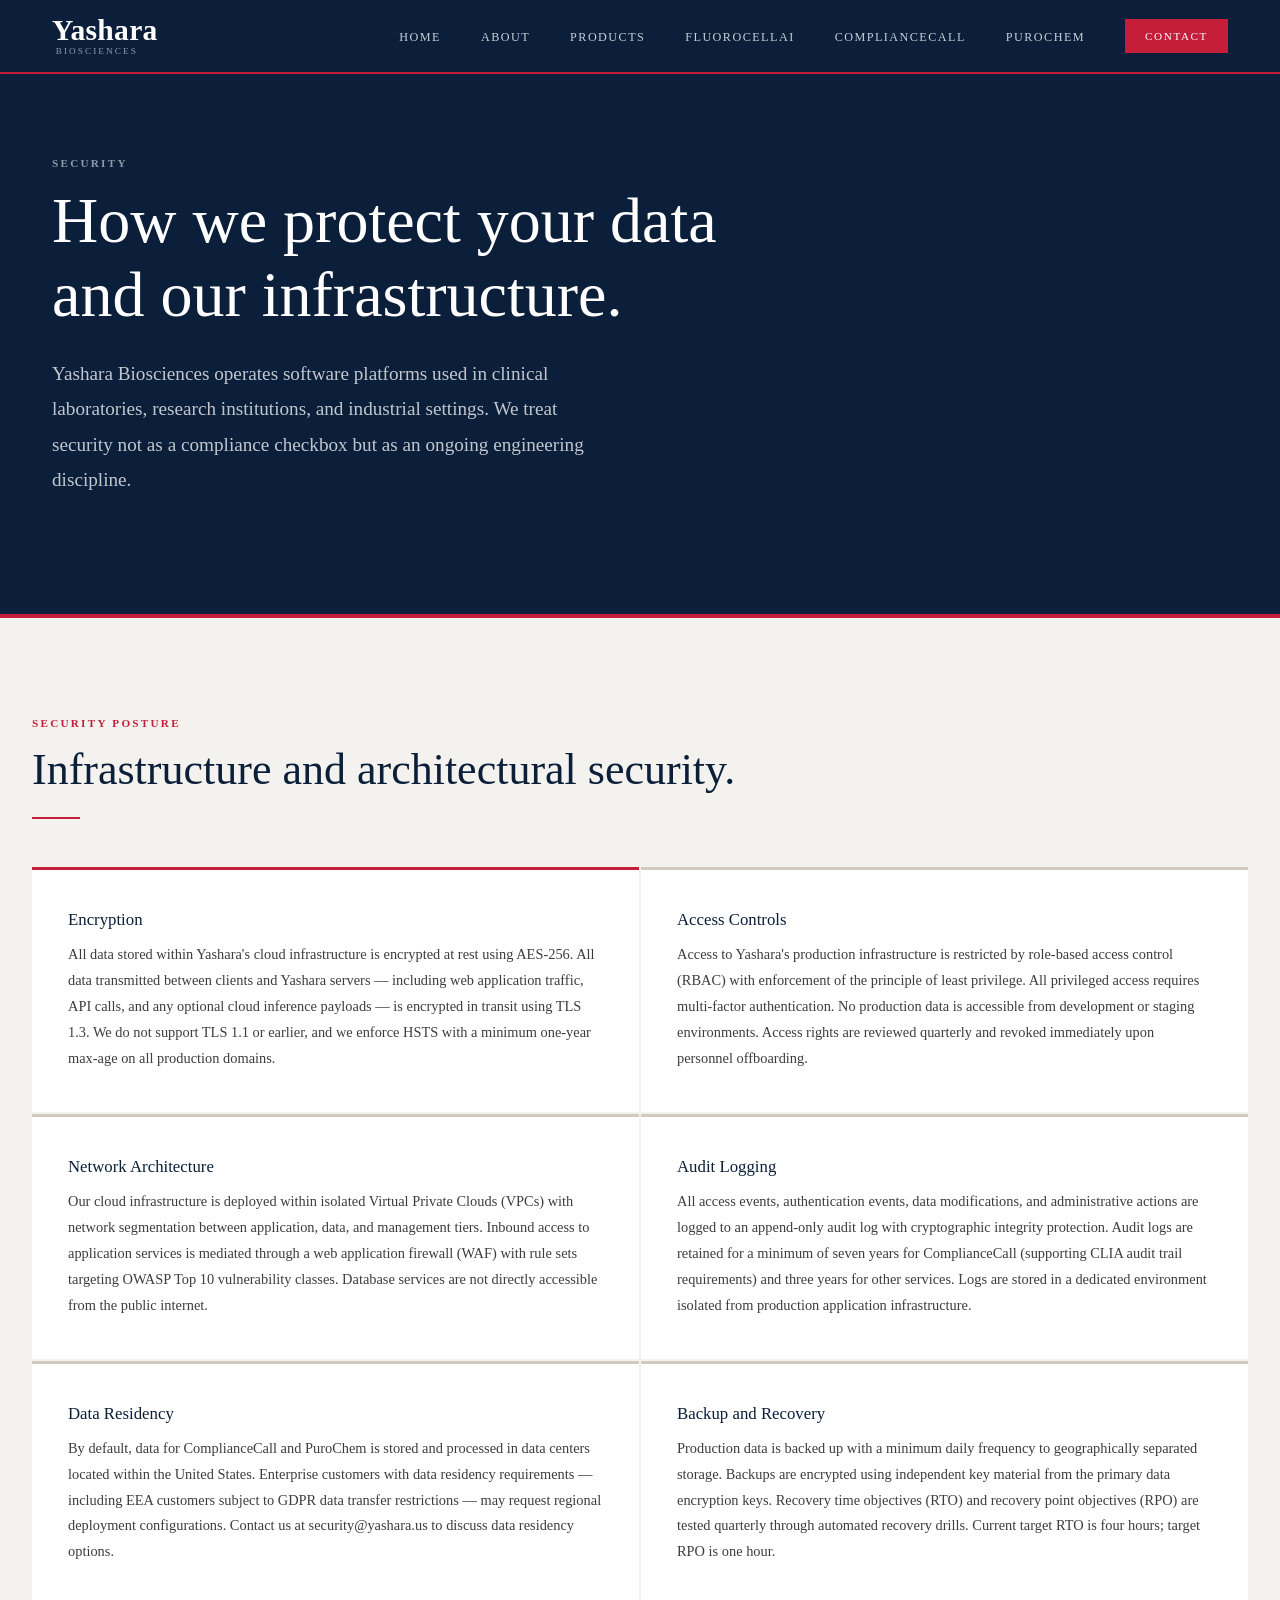
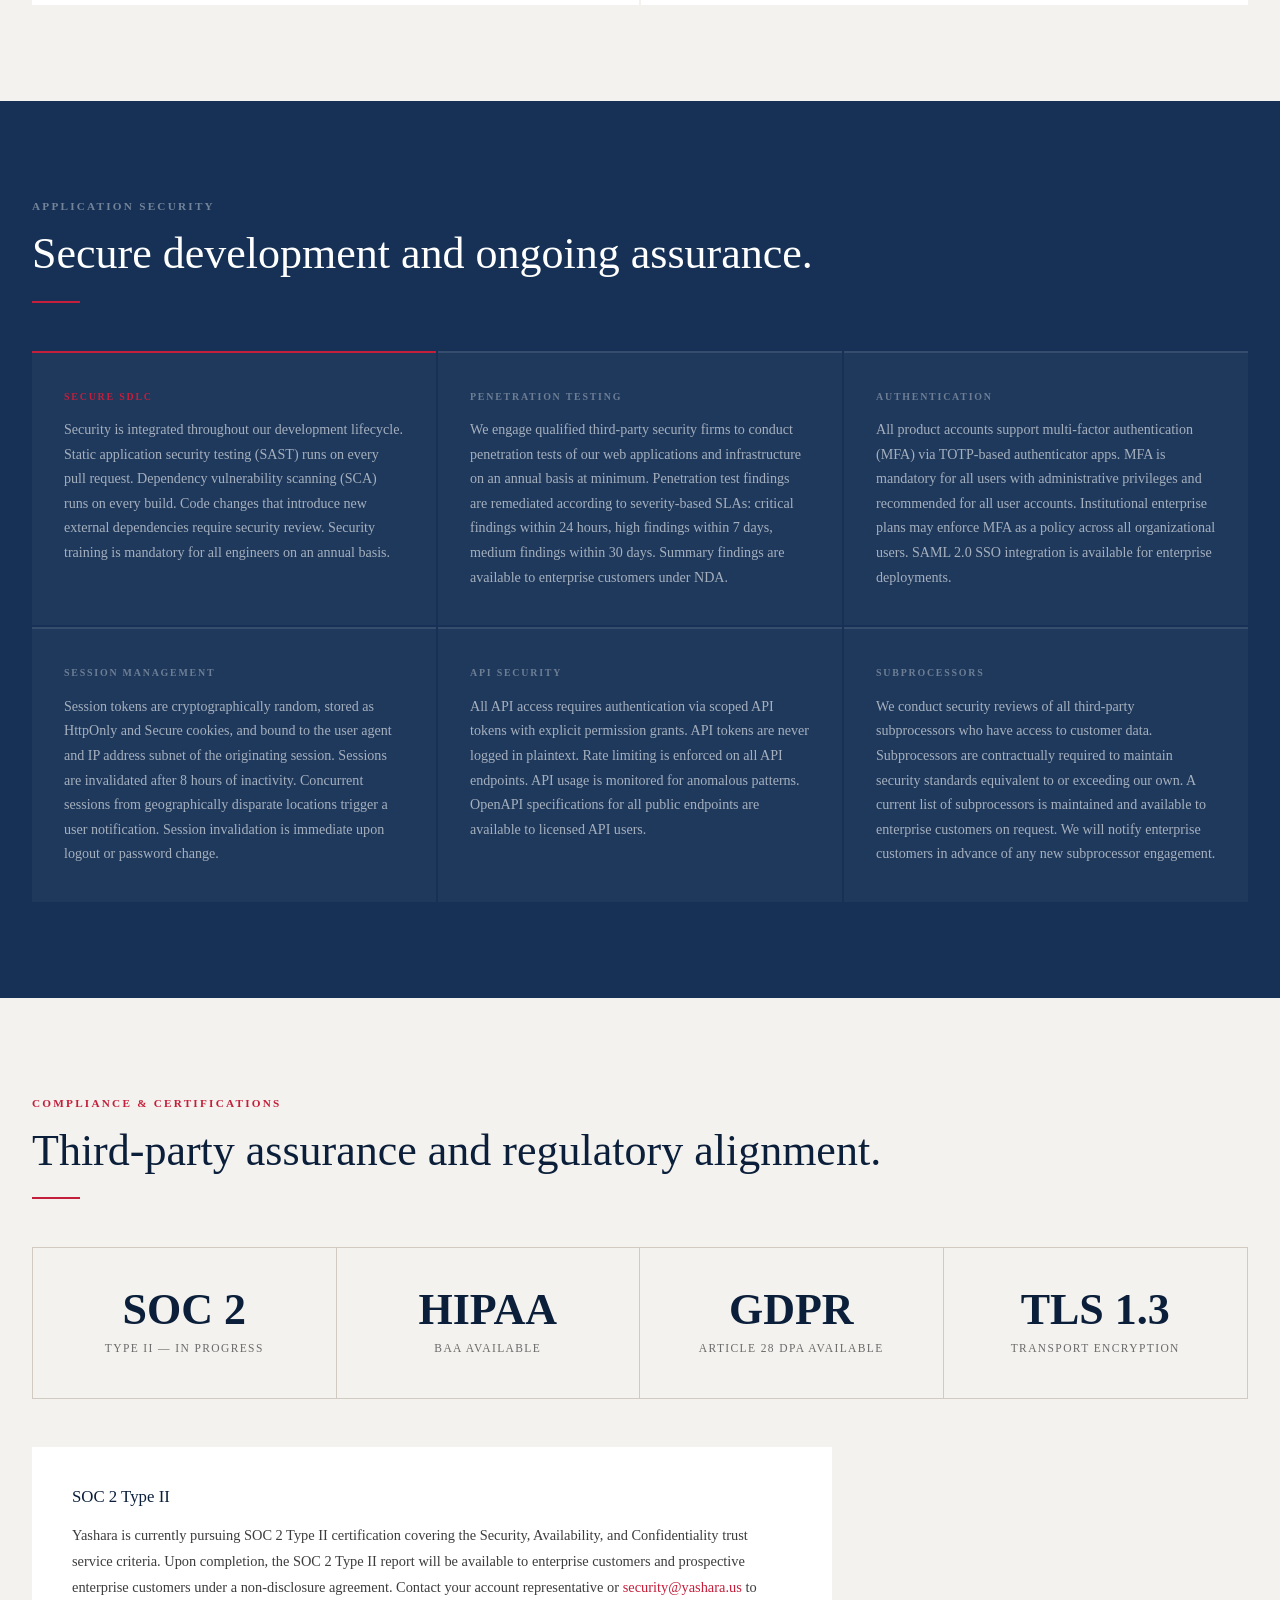
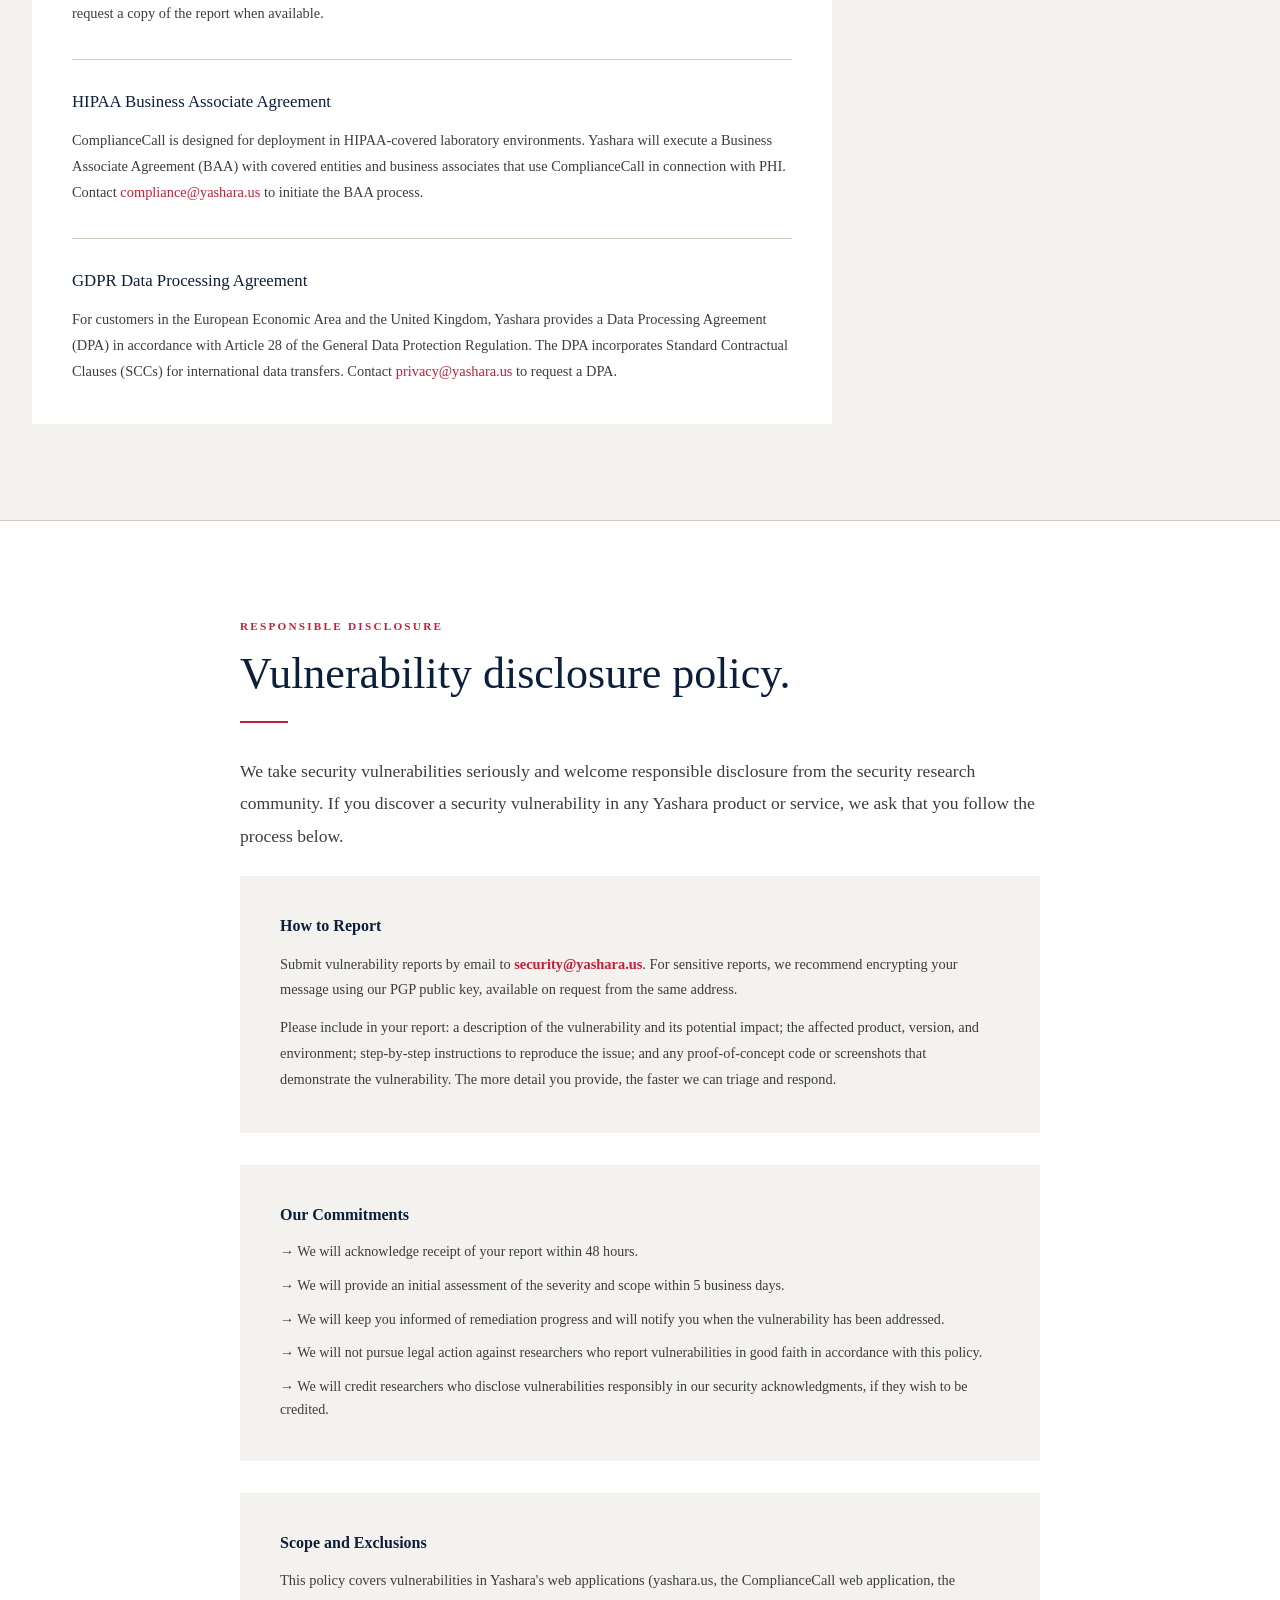
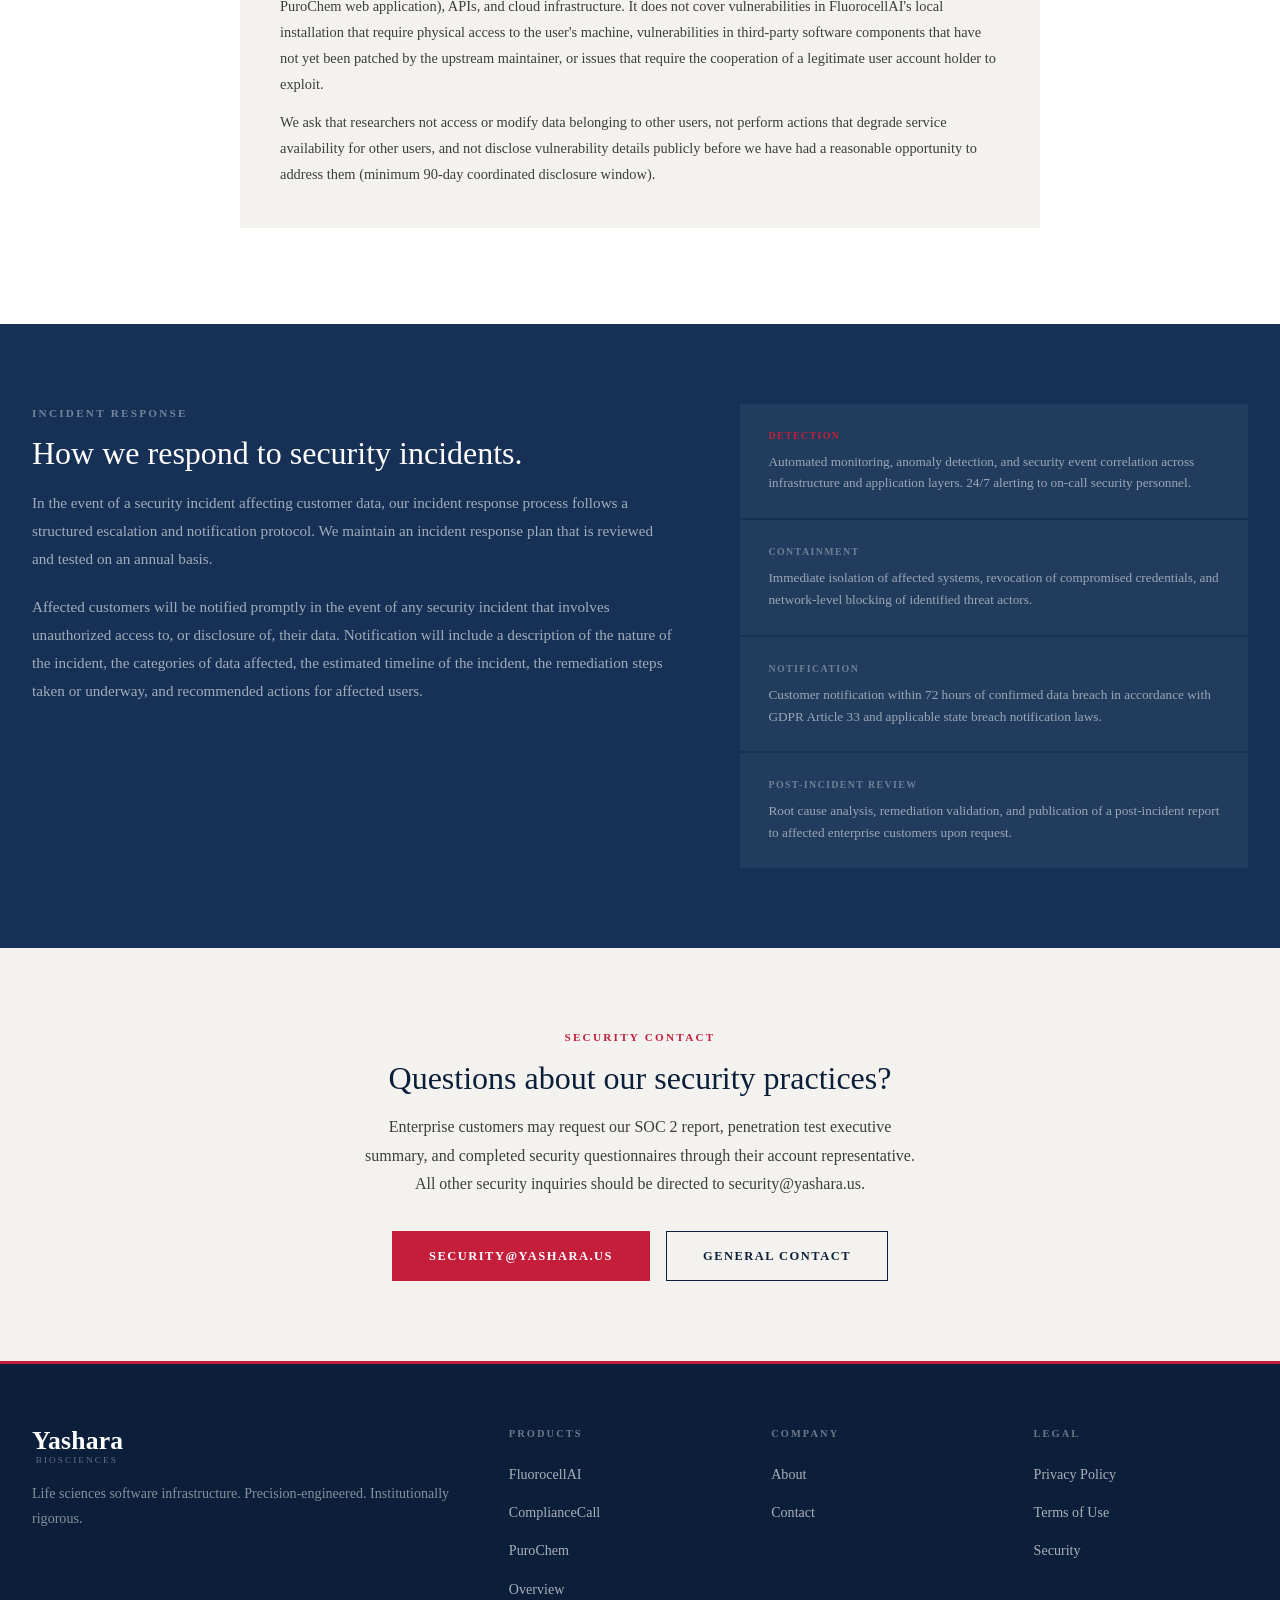
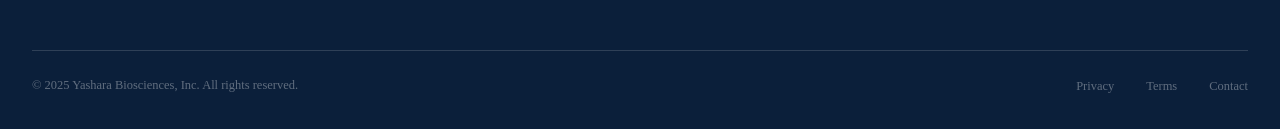
<file: security.html>
<!DOCTYPE html>
<html lang="en">
<head>
    <meta charset="UTF-8">
    <meta name="google-site-verification" content="mtCB4MaashtUbvmyQ7X1JDvn44G7voVTq1GUsXzId50" />
    <meta name="viewport" content="width=device-width, initial-scale=1.0">
    <title>Security — Yashara Biosciences</title>
    <meta name="description" content="Yashara Biosciences security architecture, data protection practices, and vulnerability disclosure program for FluorocellAI, ComplianceCall, and PuroChem.">
    <link rel="icon" href="favicon.svg" type="image/svg+xml">
    <link rel="stylesheet" href="css/style.css">
    <link rel="stylesheet" href="css/product-themes.css">
</head>
<body>

<header class="site-header">
    <div class="nav-container">
        <a href="index.html" class="nav-logo"><span class="nav-logo-main">Yashara</span><span class="nav-logo-sub">Biosciences</span></a>
        <nav class="desktop-nav">
            <ul>
                <li><a href="index.html">Home</a></li>
                <li><a href="about.html">About</a></li>
                <li><a href="products.html">Products</a></li>
                <li><a href="fluorocellai.html">FluorocellAI</a></li>
                <li><a href="compliancecall.html">ComplianceCall</a></li>
                <li><a href="purochem.html">PuroChem</a></li>
                <li><a href="contact.html" class="nav-cta btn">Contact</a></li>
            </ul>
        </nav>
        <button class="hamburger" aria-label="Open menu"><span></span><span></span><span></span></button>
    </div>
    <nav class="mobile-nav">
        <button class="close-mobile-nav">&times;</button>
        <ul>
            <li><a href="index.html">Home</a></li>
            <li><a href="about.html">About</a></li>
            <li><a href="products.html">Products</a></li>
            <li><a href="fluorocellai.html">FluorocellAI</a></li>
            <li><a href="compliancecall.html">ComplianceCall</a></li>
            <li><a href="purochem.html">PuroChem</a></li>
            <li><a href="contact.html">Contact</a></li>
        </ul>
    </nav>
</header>

<!-- HERO -->
<section class="hero" style="min-height:340px;">
    <div class="hero-content" style="padding:5rem 2rem;">
        <span class="eyebrow">Security</span>
        <h1 class="hero-title" style="max-width:680px;">How we protect your data and our infrastructure.</h1>
        <p class="hero-body" style="max-width:560px;">Yashara Biosciences operates software platforms used in clinical laboratories, research institutions, and industrial settings. We treat security not as a compliance checkbox but as an ongoing engineering discipline.</p>
    </div>
</section>

<!-- POSTURE OVERVIEW -->
<section class="band-light" style="padding:6rem 2rem;">
    <div style="max-width:var(--max-w);margin:0 auto;">
        <div class="section-header" style="padding:0;margin-bottom:3rem;">
            <span class="eyebrow">Security Posture</span>
            <h2 class="display-2">Infrastructure and architectural security.</h2>
            <span class="section-rule"></span>
        </div>
        <div style="display:grid;grid-template-columns:repeat(2,1fr);gap:2px;">
            <div style="background:var(--white);padding:2.5rem 2.25rem;border-top:3px solid var(--red);" class="fade-up">
                <h3 style="font-size:1.05rem;margin-bottom:0.75rem;color:var(--navy);">Encryption</h3>
                <p style="font-size:0.9rem;line-height:1.8;color:var(--text-mid);">All data stored within Yashara's cloud infrastructure is encrypted at rest using AES-256. All data transmitted between clients and Yashara servers — including web application traffic, API calls, and any optional cloud inference payloads — is encrypted in transit using TLS 1.3. We do not support TLS 1.1 or earlier, and we enforce HSTS with a minimum one-year max-age on all production domains.</p>
            </div>
            <div style="background:var(--white);padding:2.5rem 2.25rem;border-top:3px solid var(--rule);" class="fade-up">
                <h3 style="font-size:1.05rem;margin-bottom:0.75rem;color:var(--navy);">Access Controls</h3>
                <p style="font-size:0.9rem;line-height:1.8;color:var(--text-mid);">Access to Yashara's production infrastructure is restricted by role-based access control (RBAC) with enforcement of the principle of least privilege. All privileged access requires multi-factor authentication. No production data is accessible from development or staging environments. Access rights are reviewed quarterly and revoked immediately upon personnel offboarding.</p>
            </div>
            <div style="background:var(--white);padding:2.5rem 2.25rem;border-top:3px solid var(--rule);" class="fade-up">
                <h3 style="font-size:1.05rem;margin-bottom:0.75rem;color:var(--navy);">Network Architecture</h3>
                <p style="font-size:0.9rem;line-height:1.8;color:var(--text-mid);">Our cloud infrastructure is deployed within isolated Virtual Private Clouds (VPCs) with network segmentation between application, data, and management tiers. Inbound access to application services is mediated through a web application firewall (WAF) with rule sets targeting OWASP Top 10 vulnerability classes. Database services are not directly accessible from the public internet.</p>
            </div>
            <div style="background:var(--white);padding:2.5rem 2.25rem;border-top:3px solid var(--rule);" class="fade-up">
                <h3 style="font-size:1.05rem;margin-bottom:0.75rem;color:var(--navy);">Audit Logging</h3>
                <p style="font-size:0.9rem;line-height:1.8;color:var(--text-mid);">All access events, authentication events, data modifications, and administrative actions are logged to an append-only audit log with cryptographic integrity protection. Audit logs are retained for a minimum of seven years for ComplianceCall (supporting CLIA audit trail requirements) and three years for other services. Logs are stored in a dedicated environment isolated from production application infrastructure.</p>
            </div>
            <div style="background:var(--white);padding:2.5rem 2.25rem;border-top:3px solid var(--rule);" class="fade-up">
                <h3 style="font-size:1.05rem;margin-bottom:0.75rem;color:var(--navy);">Data Residency</h3>
                <p style="font-size:0.9rem;line-height:1.8;color:var(--text-mid);">By default, data for ComplianceCall and PuroChem is stored and processed in data centers located within the United States. Enterprise customers with data residency requirements — including EEA customers subject to GDPR data transfer restrictions — may request regional deployment configurations. Contact us at security@yashara.us to discuss data residency options.</p>
            </div>
            <div style="background:var(--white);padding:2.5rem 2.25rem;border-top:3px solid var(--rule);" class="fade-up">
                <h3 style="font-size:1.05rem;margin-bottom:0.75rem;color:var(--navy);">Backup and Recovery</h3>
                <p style="font-size:0.9rem;line-height:1.8;color:var(--text-mid);">Production data is backed up with a minimum daily frequency to geographically separated storage. Backups are encrypted using independent key material from the primary data encryption keys. Recovery time objectives (RTO) and recovery point objectives (RPO) are tested quarterly through automated recovery drills. Current target RTO is four hours; target RPO is one hour.</p>
            </div>
        </div>
    </div>
</section>

<!-- APPLICATION SECURITY -->
<section class="band-dark" style="padding:6rem 2rem;">
    <div style="max-width:var(--max-w);margin:0 auto;">
        <div class="section-header" style="max-width:var(--max-w);padding:0;margin-bottom:3rem;">
            <span class="eyebrow" style="color:rgba(255,255,255,0.4);">Application Security</span>
            <h2 class="display-2" style="color:#fff;margin-bottom:0.75rem;">Secure development and ongoing assurance.</h2>
            <span class="section-rule"></span>
        </div>
        <div style="display:grid;grid-template-columns:repeat(3,1fr);gap:2px;">
            <div style="background:rgba(255,255,255,0.04);padding:2.25rem 2rem;border-top:2px solid var(--red);">
                <div style="font-size:0.62rem;font-weight:600;letter-spacing:0.18em;text-transform:uppercase;color:var(--red);margin-bottom:0.75rem;">Secure SDLC</div>
                <p style="font-size:0.88rem;color:rgba(255,255,255,0.6);line-height:1.75;">Security is integrated throughout our development lifecycle. Static application security testing (SAST) runs on every pull request. Dependency vulnerability scanning (SCA) runs on every build. Code changes that introduce new external dependencies require security review. Security training is mandatory for all engineers on an annual basis.</p>
            </div>
            <div style="background:rgba(255,255,255,0.04);padding:2.25rem 2rem;border-top:2px solid rgba(255,255,255,0.1);">
                <div style="font-size:0.62rem;font-weight:600;letter-spacing:0.18em;text-transform:uppercase;color:rgba(255,255,255,0.35);margin-bottom:0.75rem;">Penetration Testing</div>
                <p style="font-size:0.88rem;color:rgba(255,255,255,0.6);line-height:1.75;">We engage qualified third-party security firms to conduct penetration tests of our web applications and infrastructure on an annual basis at minimum. Penetration test findings are remediated according to severity-based SLAs: critical findings within 24 hours, high findings within 7 days, medium findings within 30 days. Summary findings are available to enterprise customers under NDA.</p>
            </div>
            <div style="background:rgba(255,255,255,0.04);padding:2.25rem 2rem;border-top:2px solid rgba(255,255,255,0.1);">
                <div style="font-size:0.62rem;font-weight:600;letter-spacing:0.18em;text-transform:uppercase;color:rgba(255,255,255,0.35);margin-bottom:0.75rem;">Authentication</div>
                <p style="font-size:0.88rem;color:rgba(255,255,255,0.6);line-height:1.75;">All product accounts support multi-factor authentication (MFA) via TOTP-based authenticator apps. MFA is mandatory for all users with administrative privileges and recommended for all user accounts. Institutional enterprise plans may enforce MFA as a policy across all organizational users. SAML 2.0 SSO integration is available for enterprise deployments.</p>
            </div>
            <div style="background:rgba(255,255,255,0.04);padding:2.25rem 2rem;border-top:2px solid rgba(255,255,255,0.1);">
                <div style="font-size:0.62rem;font-weight:600;letter-spacing:0.18em;text-transform:uppercase;color:rgba(255,255,255,0.35);margin-bottom:0.75rem;">Session Management</div>
                <p style="font-size:0.88rem;color:rgba(255,255,255,0.6);line-height:1.75;">Session tokens are cryptographically random, stored as HttpOnly and Secure cookies, and bound to the user agent and IP address subnet of the originating session. Sessions are invalidated after 8 hours of inactivity. Concurrent sessions from geographically disparate locations trigger a user notification. Session invalidation is immediate upon logout or password change.</p>
            </div>
            <div style="background:rgba(255,255,255,0.04);padding:2.25rem 2rem;border-top:2px solid rgba(255,255,255,0.1);">
                <div style="font-size:0.62rem;font-weight:600;letter-spacing:0.18em;text-transform:uppercase;color:rgba(255,255,255,0.35);margin-bottom:0.75rem;">API Security</div>
                <p style="font-size:0.88rem;color:rgba(255,255,255,0.6);line-height:1.75;">All API access requires authentication via scoped API tokens with explicit permission grants. API tokens are never logged in plaintext. Rate limiting is enforced on all API endpoints. API usage is monitored for anomalous patterns. OpenAPI specifications for all public endpoints are available to licensed API users.</p>
            </div>
            <div style="background:rgba(255,255,255,0.04);padding:2.25rem 2rem;border-top:2px solid rgba(255,255,255,0.1);">
                <div style="font-size:0.62rem;font-weight:600;letter-spacing:0.18em;text-transform:uppercase;color:rgba(255,255,255,0.35);margin-bottom:0.75rem;">Subprocessors</div>
                <p style="font-size:0.88rem;color:rgba(255,255,255,0.6);line-height:1.75;">We conduct security reviews of all third-party subprocessors who have access to customer data. Subprocessors are contractually required to maintain security standards equivalent to or exceeding our own. A current list of subprocessors is maintained and available to enterprise customers on request. We will notify enterprise customers in advance of any new subprocessor engagement.</p>
            </div>
        </div>
    </div>
</section>

<!-- COMPLIANCE CERTIFICATIONS -->
<section class="band-light" style="padding:6rem 2rem;">
    <div style="max-width:var(--max-w);margin:0 auto;">
        <div class="section-header" style="padding:0;margin-bottom:3rem;">
            <span class="eyebrow">Compliance &amp; Certifications</span>
            <h2 class="display-2">Third-party assurance and regulatory alignment.</h2>
            <span class="section-rule"></span>
        </div>
        <div class="wide-stats" style="margin-bottom:3rem;">
            <div class="wide-stat fade-up">
                <div class="wide-stat-num">SOC 2</div>
                <div class="wide-stat-label">Type II — In Progress</div>
            </div>
            <div class="wide-stat fade-up">
                <div class="wide-stat-num">HIPAA</div>
                <div class="wide-stat-label">BAA Available</div>
            </div>
            <div class="wide-stat fade-up">
                <div class="wide-stat-num">GDPR</div>
                <div class="wide-stat-label">Article 28 DPA Available</div>
            </div>
            <div class="wide-stat fade-up">
                <div class="wide-stat-num">TLS 1.3</div>
                <div class="wide-stat-label">Transport Encryption</div>
            </div>
        </div>
        <div style="background:var(--white);padding:2.5rem 2.5rem;max-width:800px;">
            <h3 style="font-size:1.05rem;margin-bottom:1rem;color:var(--navy);">SOC 2 Type II</h3>
            <p style="font-size:0.9rem;line-height:1.8;color:var(--text-mid);margin-bottom:1rem;">Yashara is currently pursuing SOC 2 Type II certification covering the Security, Availability, and Confidentiality trust service criteria. Upon completion, the SOC 2 Type II report will be available to enterprise customers and prospective enterprise customers under a non-disclosure agreement. Contact your account representative or <a href="mailto:security@yashara.us">security@yashara.us</a> to request a copy of the report when available.</p>
            <h3 style="font-size:1.05rem;margin-bottom:1rem;color:var(--navy);margin-top:2rem;padding-top:2rem;border-top:1px solid var(--rule);">HIPAA Business Associate Agreement</h3>
            <p style="font-size:0.9rem;line-height:1.8;color:var(--text-mid);margin-bottom:1rem;">ComplianceCall is designed for deployment in HIPAA-covered laboratory environments. Yashara will execute a Business Associate Agreement (BAA) with covered entities and business associates that use ComplianceCall in connection with PHI. Contact <a href="mailto:compliance@yashara.us">compliance@yashara.us</a> to initiate the BAA process.</p>
            <h3 style="font-size:1.05rem;margin-bottom:1rem;color:var(--navy);margin-top:2rem;padding-top:2rem;border-top:1px solid var(--rule);">GDPR Data Processing Agreement</h3>
            <p style="font-size:0.9rem;line-height:1.8;color:var(--text-mid);">For customers in the European Economic Area and the United Kingdom, Yashara provides a Data Processing Agreement (DPA) in accordance with Article 28 of the General Data Protection Regulation. The DPA incorporates Standard Contractual Clauses (SCCs) for international data transfers. Contact <a href="mailto:privacy@yashara.us">privacy@yashara.us</a> to request a DPA.</p>
        </div>
    </div>
</section>

<!-- VULNERABILITY DISCLOSURE -->
<section class="band-white" style="padding:6rem 2rem;border-top:1px solid var(--rule);">
    <div style="max-width:800px;margin:0 auto;">
        <span class="eyebrow">Responsible Disclosure</span>
        <h2 class="display-2" style="margin-bottom:1.25rem;">Vulnerability disclosure policy.</h2>
        <span class="section-rule"></span>
        <p style="margin-top:2rem;font-family:var(--font-serif);font-size:1.1rem;line-height:1.85;color:var(--text-mid);margin-bottom:1.5rem;">We take security vulnerabilities seriously and welcome responsible disclosure from the security research community. If you discover a security vulnerability in any Yashara product or service, we ask that you follow the process below.</p>

        <div style="background:var(--off-white);padding:2.5rem;margin-bottom:2rem;">
            <h3 style="font-size:1rem;color:var(--navy);margin-bottom:1rem;font-family:var(--font-sans);font-weight:600;border:none;padding:0;margin-top:0;">How to Report</h3>
            <p style="font-size:0.9rem;line-height:1.8;color:var(--text-mid);margin-bottom:0.75rem;">Submit vulnerability reports by email to <a href="mailto:security@yashara.us"><strong>security@yashara.us</strong></a>. For sensitive reports, we recommend encrypting your message using our PGP public key, available on request from the same address.</p>
            <p style="font-size:0.9rem;line-height:1.8;color:var(--text-mid);">Please include in your report: a description of the vulnerability and its potential impact; the affected product, version, and environment; step-by-step instructions to reproduce the issue; and any proof-of-concept code or screenshots that demonstrate the vulnerability. The more detail you provide, the faster we can triage and respond.</p>
        </div>

        <div style="background:var(--off-white);padding:2.5rem;margin-bottom:2rem;">
            <h3 style="font-size:1rem;color:var(--navy);margin-bottom:1rem;font-family:var(--font-sans);font-weight:600;border:none;padding:0;margin-top:0;">Our Commitments</h3>
            <ul style="list-style:none;display:flex;flex-direction:column;gap:0.65rem;font-size:0.88rem;color:var(--text-mid);">
                <li>&#x2192; We will acknowledge receipt of your report within 48 hours.</li>
                <li>&#x2192; We will provide an initial assessment of the severity and scope within 5 business days.</li>
                <li>&#x2192; We will keep you informed of remediation progress and will notify you when the vulnerability has been addressed.</li>
                <li>&#x2192; We will not pursue legal action against researchers who report vulnerabilities in good faith in accordance with this policy.</li>
                <li>&#x2192; We will credit researchers who disclose vulnerabilities responsibly in our security acknowledgments, if they wish to be credited.</li>
            </ul>
        </div>

        <div style="background:var(--off-white);padding:2.5rem;">
            <h3 style="font-size:1rem;color:var(--navy);margin-bottom:1rem;font-family:var(--font-sans);font-weight:600;border:none;padding:0;margin-top:0;">Scope and Exclusions</h3>
            <p style="font-size:0.9rem;line-height:1.8;color:var(--text-mid);margin-bottom:0.75rem;">This policy covers vulnerabilities in Yashara's web applications (yashara.us, the ComplianceCall web application, the PuroChem web application), APIs, and cloud infrastructure. It does not cover vulnerabilities in FluorocellAI's local installation that require physical access to the user's machine, vulnerabilities in third-party software components that have not yet been patched by the upstream maintainer, or issues that require the cooperation of a legitimate user account holder to exploit.</p>
            <p style="font-size:0.9rem;line-height:1.8;color:var(--text-mid);">We ask that researchers not access or modify data belonging to other users, not perform actions that degrade service availability for other users, and not disclose vulnerability details publicly before we have had a reasonable opportunity to address them (minimum 90-day coordinated disclosure window).</p>
        </div>
    </div>
</section>

<!-- INCIDENT RESPONSE -->
<section class="band-dark" style="padding:5rem 2rem;">
    <div style="max-width:var(--max-w);margin:0 auto;display:flex;gap:4rem;align-items:flex-start;flex-wrap:wrap;">
        <div style="flex:1 1 360px;">
            <span class="eyebrow" style="color:rgba(255,255,255,0.4);">Incident Response</span>
            <h2 class="display-3" style="color:#fff;margin-bottom:1rem;">How we respond to security incidents.</h2>
            <p style="color:rgba(255,255,255,0.6);font-size:0.95rem;line-height:1.85;margin-bottom:1.25rem;">In the event of a security incident affecting customer data, our incident response process follows a structured escalation and notification protocol. We maintain an incident response plan that is reviewed and tested on an annual basis.</p>
            <p style="color:rgba(255,255,255,0.6);font-size:0.95rem;line-height:1.85;">Affected customers will be notified promptly in the event of any security incident that involves unauthorized access to, or disclosure of, their data. Notification will include a description of the nature of the incident, the categories of data affected, the estimated timeline of the incident, the remediation steps taken or underway, and recommended actions for affected users.</p>
        </div>
        <div style="flex:0.8 1 280px;">
            <div style="display:flex;flex-direction:column;gap:2px;">
                <div style="background:rgba(255,255,255,0.05);padding:1.5rem 1.75rem;">
                    <div style="font-size:0.62rem;font-weight:600;letter-spacing:0.14em;text-transform:uppercase;color:var(--red);margin-bottom:0.4rem;">Detection</div>
                    <p style="font-size:0.83rem;color:rgba(255,255,255,0.55);line-height:1.65;">Automated monitoring, anomaly detection, and security event correlation across infrastructure and application layers. 24/7 alerting to on-call security personnel.</p>
                </div>
                <div style="background:rgba(255,255,255,0.05);padding:1.5rem 1.75rem;">
                    <div style="font-size:0.62rem;font-weight:600;letter-spacing:0.14em;text-transform:uppercase;color:rgba(255,255,255,0.35);margin-bottom:0.4rem;">Containment</div>
                    <p style="font-size:0.83rem;color:rgba(255,255,255,0.55);line-height:1.65;">Immediate isolation of affected systems, revocation of compromised credentials, and network-level blocking of identified threat actors.</p>
                </div>
                <div style="background:rgba(255,255,255,0.05);padding:1.5rem 1.75rem;">
                    <div style="font-size:0.62rem;font-weight:600;letter-spacing:0.14em;text-transform:uppercase;color:rgba(255,255,255,0.35);margin-bottom:0.4rem;">Notification</div>
                    <p style="font-size:0.83rem;color:rgba(255,255,255,0.55);line-height:1.65;">Customer notification within 72 hours of confirmed data breach in accordance with GDPR Article 33 and applicable state breach notification laws.</p>
                </div>
                <div style="background:rgba(255,255,255,0.05);padding:1.5rem 1.75rem;">
                    <div style="font-size:0.62rem;font-weight:600;letter-spacing:0.14em;text-transform:uppercase;color:rgba(255,255,255,0.35);margin-bottom:0.4rem;">Post-Incident Review</div>
                    <p style="font-size:0.83rem;color:rgba(255,255,255,0.55);line-height:1.65;">Root cause analysis, remediation validation, and publication of a post-incident report to affected enterprise customers upon request.</p>
                </div>
            </div>
        </div>
    </div>
</section>

<!-- CONTACT -->
<section class="band-light" style="padding:5rem 2rem;text-align:center;">
    <div style="max-width:560px;margin:0 auto;" class="fade-up">
        <span class="eyebrow">Security Contact</span>
        <h2 class="display-3" style="margin-bottom:1rem;">Questions about our security practices?</h2>
        <p style="color:var(--text-mid);line-height:1.8;margin-bottom:2rem;">Enterprise customers may request our SOC 2 report, penetration test executive summary, and completed security questionnaires through their account representative. All other security inquiries should be directed to security@yashara.us.</p>
        <div style="display:flex;gap:1rem;justify-content:center;flex-wrap:wrap;">
            <a href="mailto:security@yashara.us" class="btn btn-primary">security@yashara.us</a>
            <a href="contact.html" class="btn">General Contact</a>
        </div>
    </div>
</section>

<footer class="site-footer">
    <div class="footer-grid">
        <div class="footer-brand">
            <a href="index.html" class="nav-logo" style="text-decoration:none;"><span class="nav-logo-main">Yashara</span><span class="nav-logo-sub">Biosciences</span></a>
            <p>Life sciences software infrastructure. Precision-engineered. Institutionally rigorous.</p>
        </div>
        <div class="footer-col"><h5>Products</h5><ul><li><a href="fluorocellai.html">FluorocellAI</a></li><li><a href="compliancecall.html">ComplianceCall</a></li><li><a href="purochem.html">PuroChem</a></li><li><a href="products.html">Overview</a></li></ul></div>
        <div class="footer-col"><h5>Company</h5><ul><li><a href="about.html">About</a></li><li><a href="contact.html">Contact</a></li></ul></div>
        <div class="footer-col"><h5>Legal</h5><ul><li><a href="privacy.html">Privacy Policy</a></li><li><a href="terms.html">Terms of Use</a></li><li><a href="security.html">Security</a></li></ul></div>
    </div>
    <div class="footer-bottom">
        <p>&copy; 2025 Yashara Biosciences, Inc. All rights reserved.</p>
        <div style="display:flex;gap:2rem;"><a href="privacy.html">Privacy</a><a href="terms.html">Terms</a><a href="contact.html">Contact</a></div>
    </div>
</footer>
<script src="js/main.js"></script>
</body>
</html>
</file>
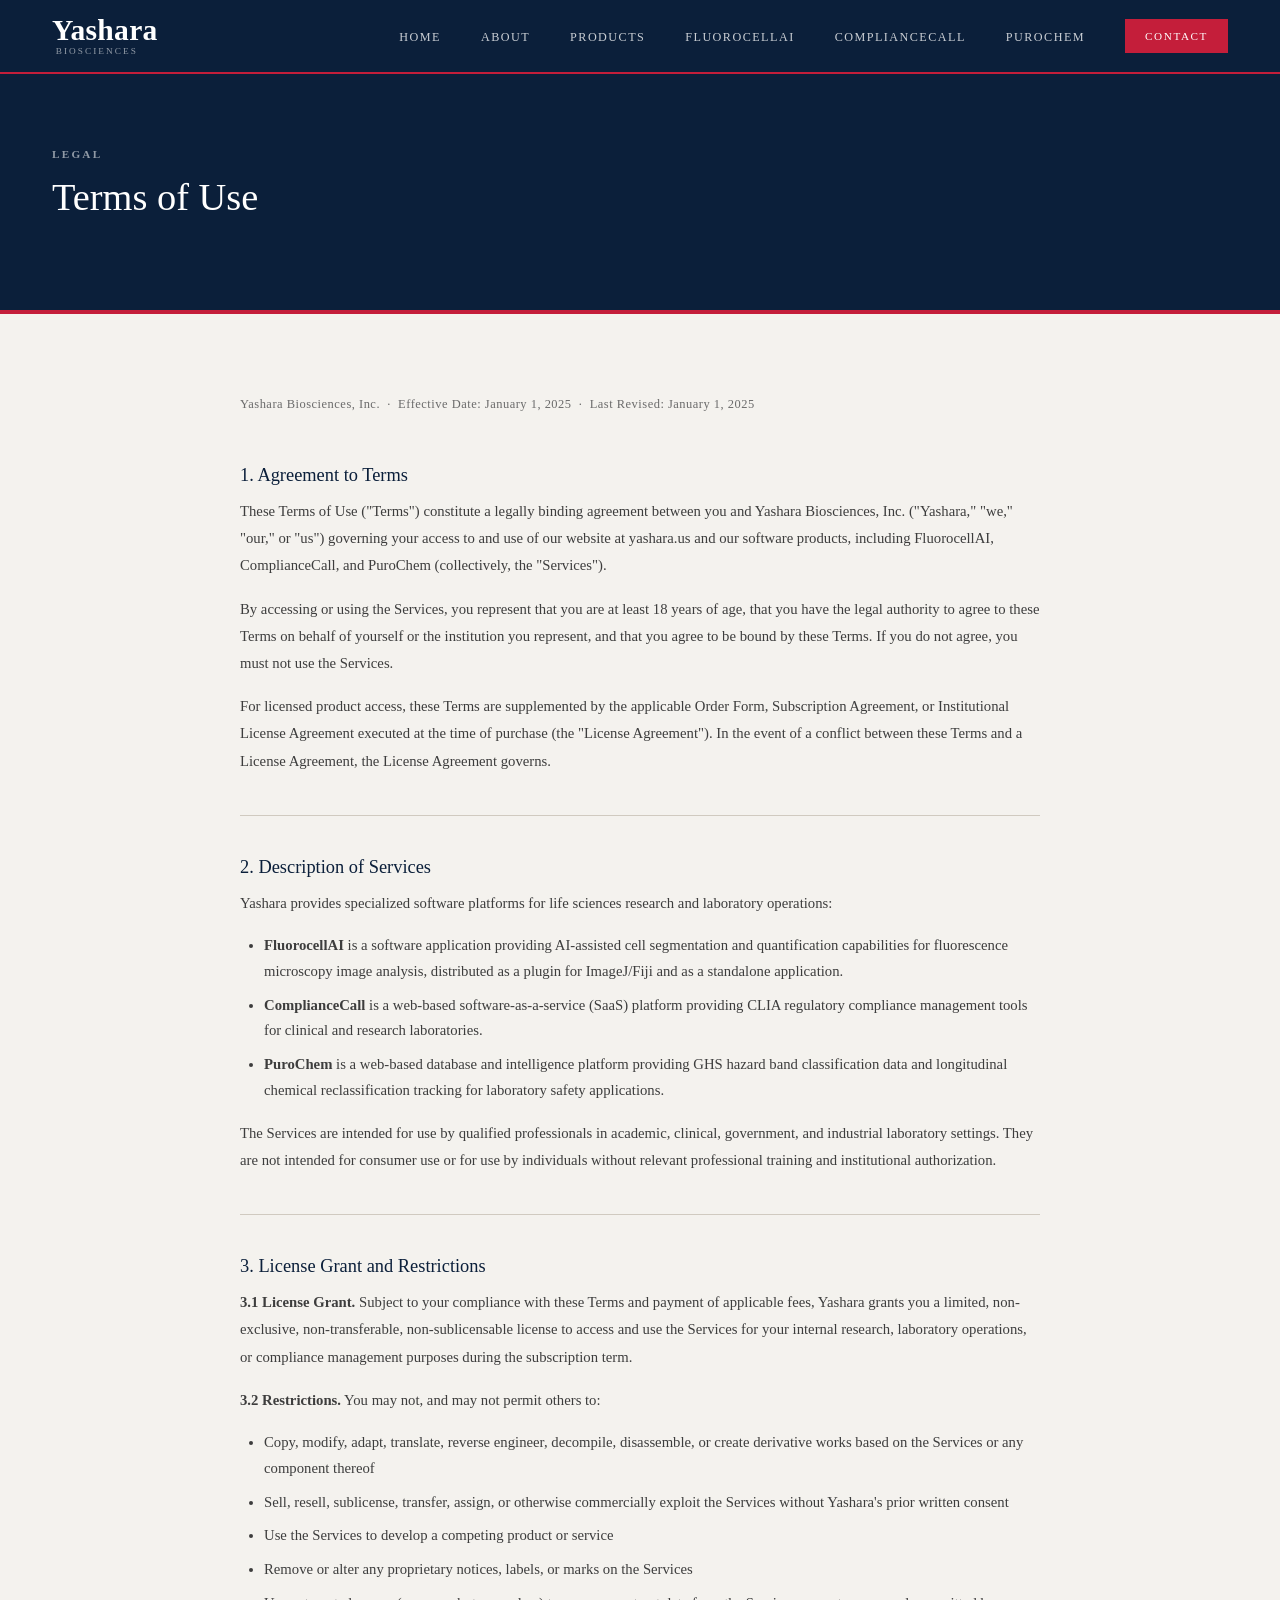
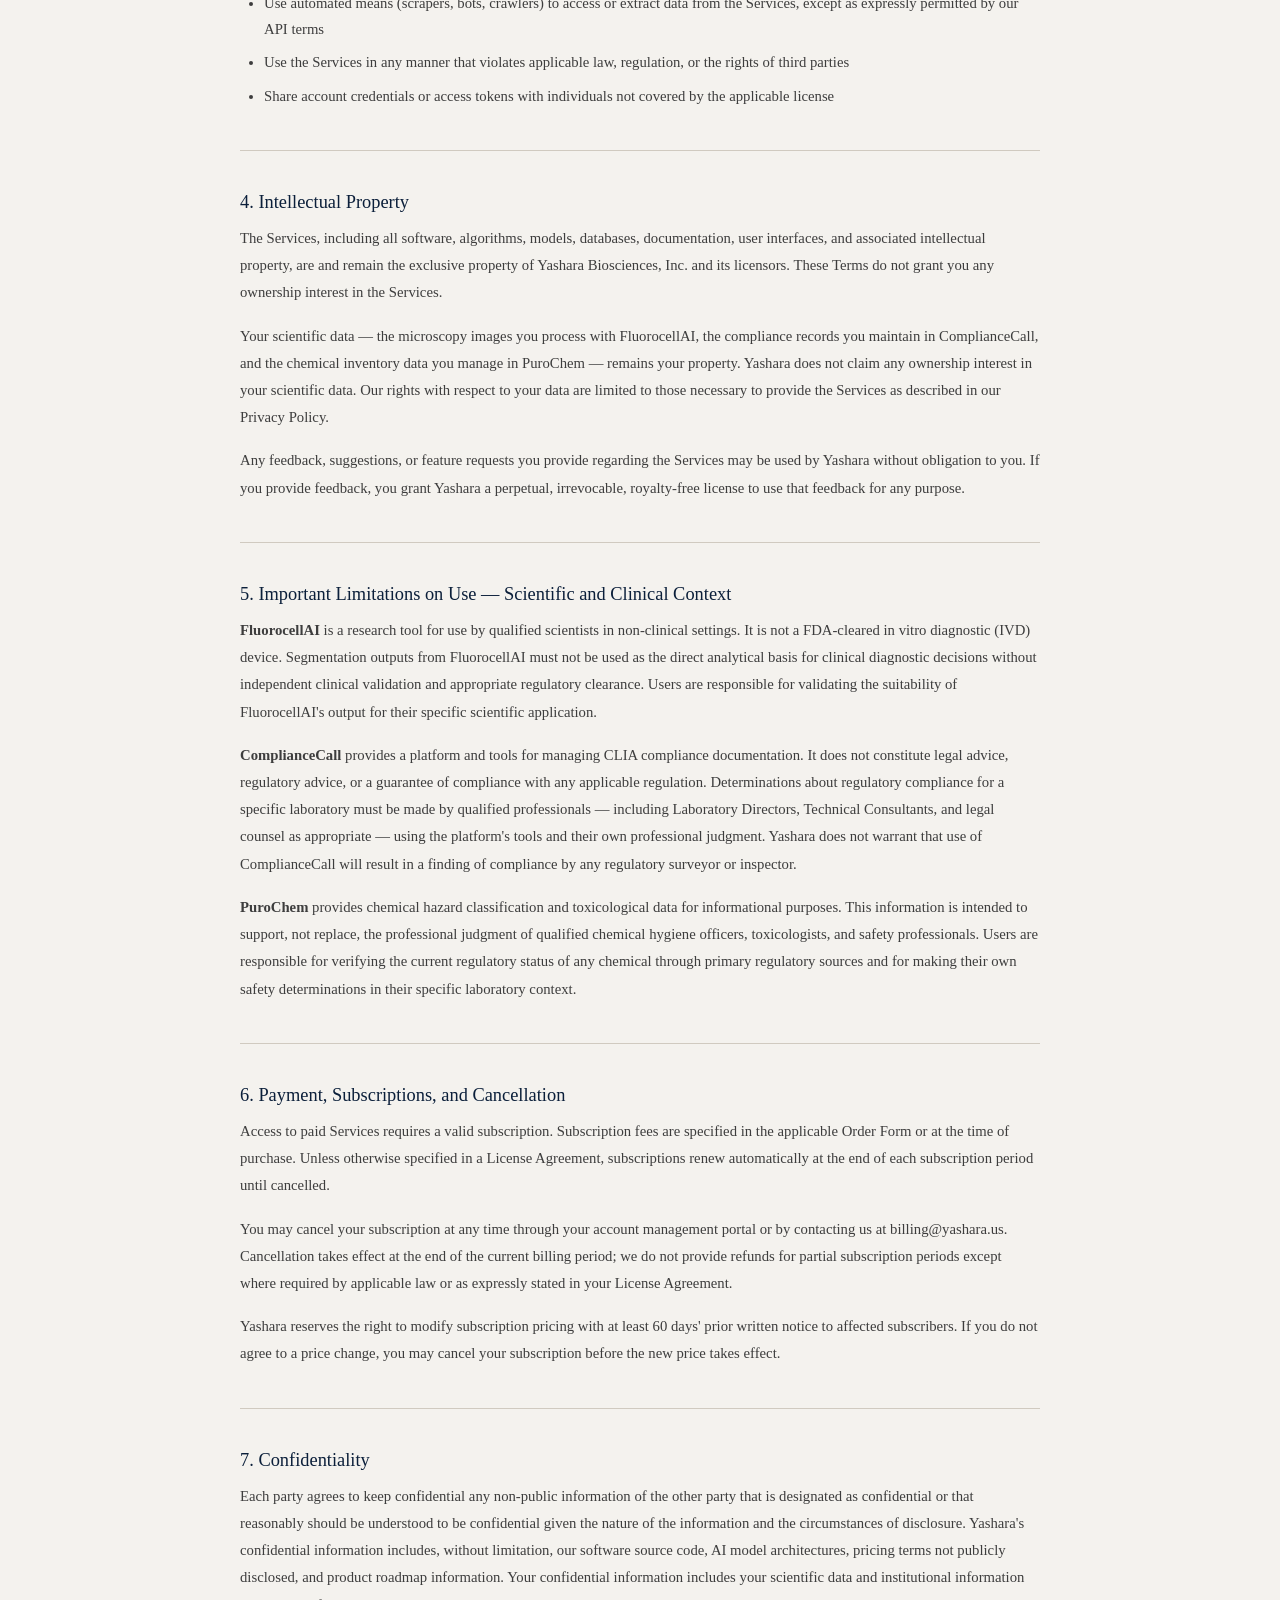
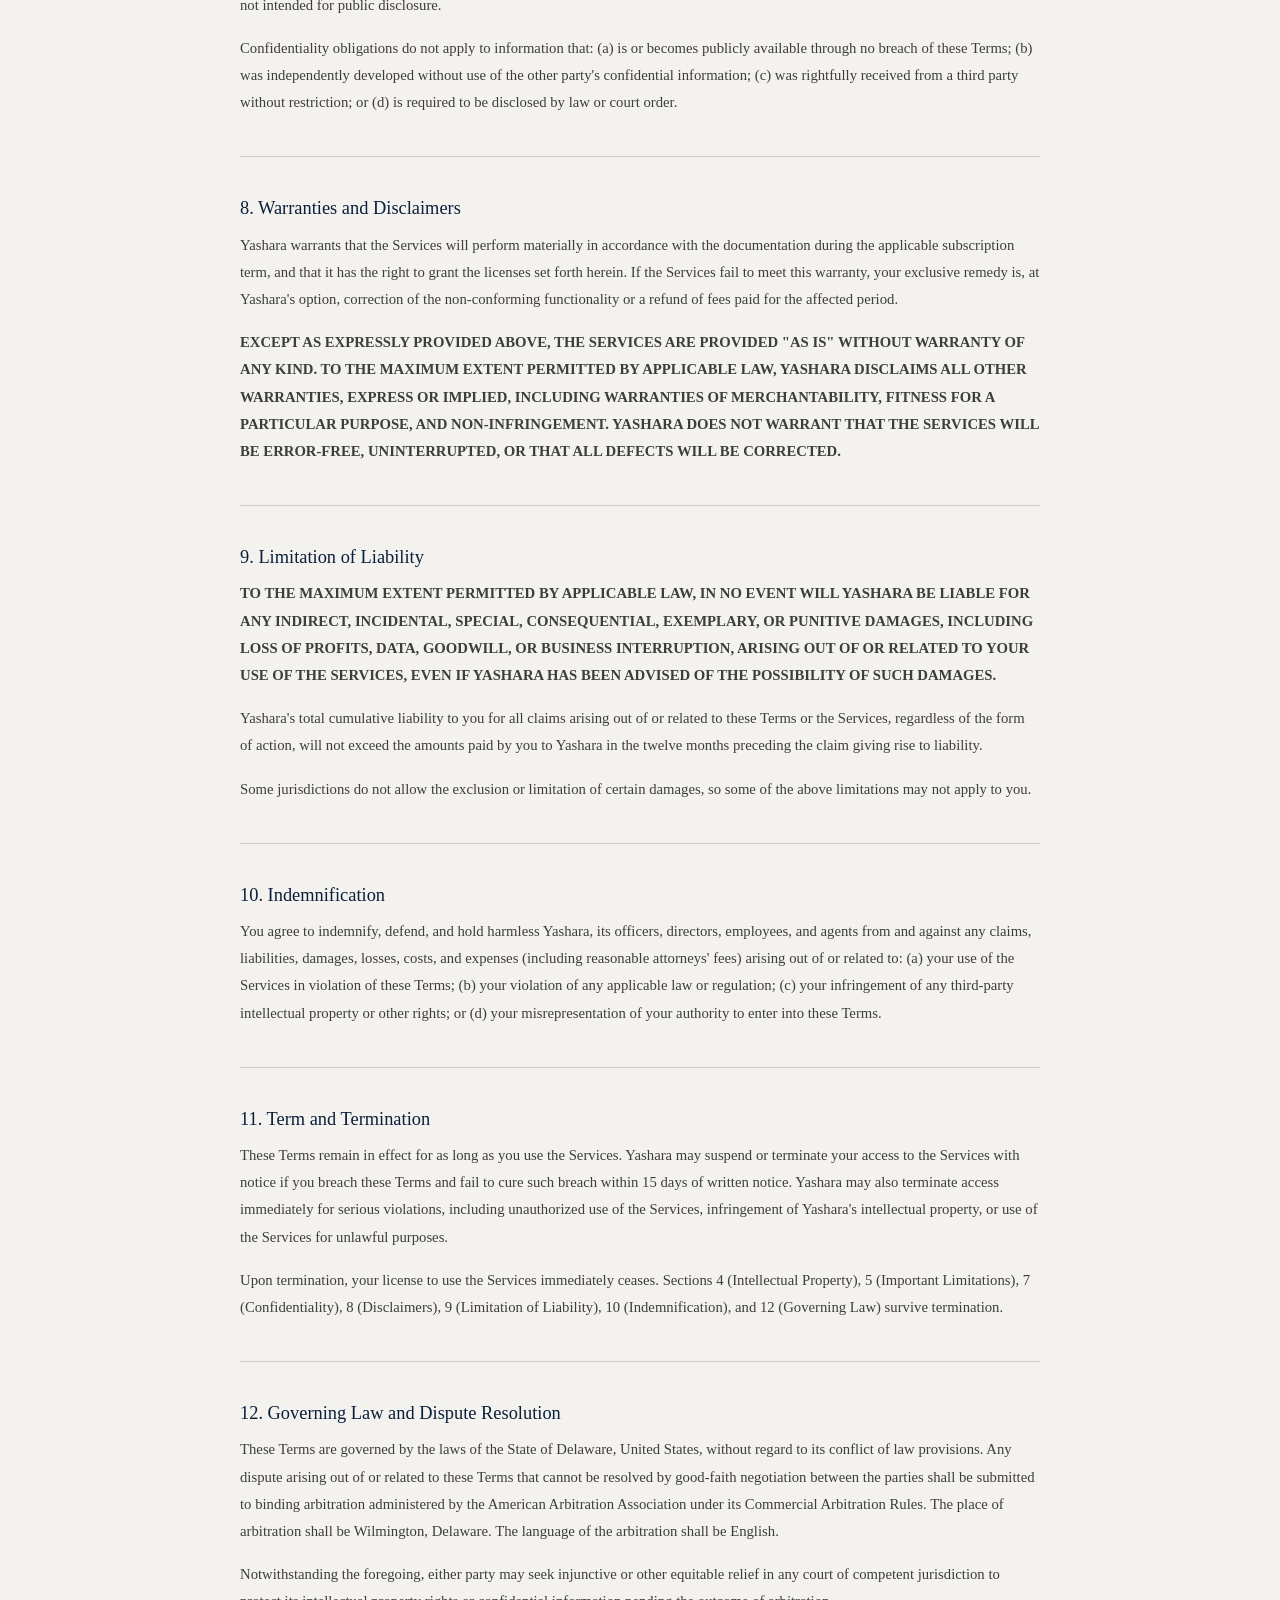
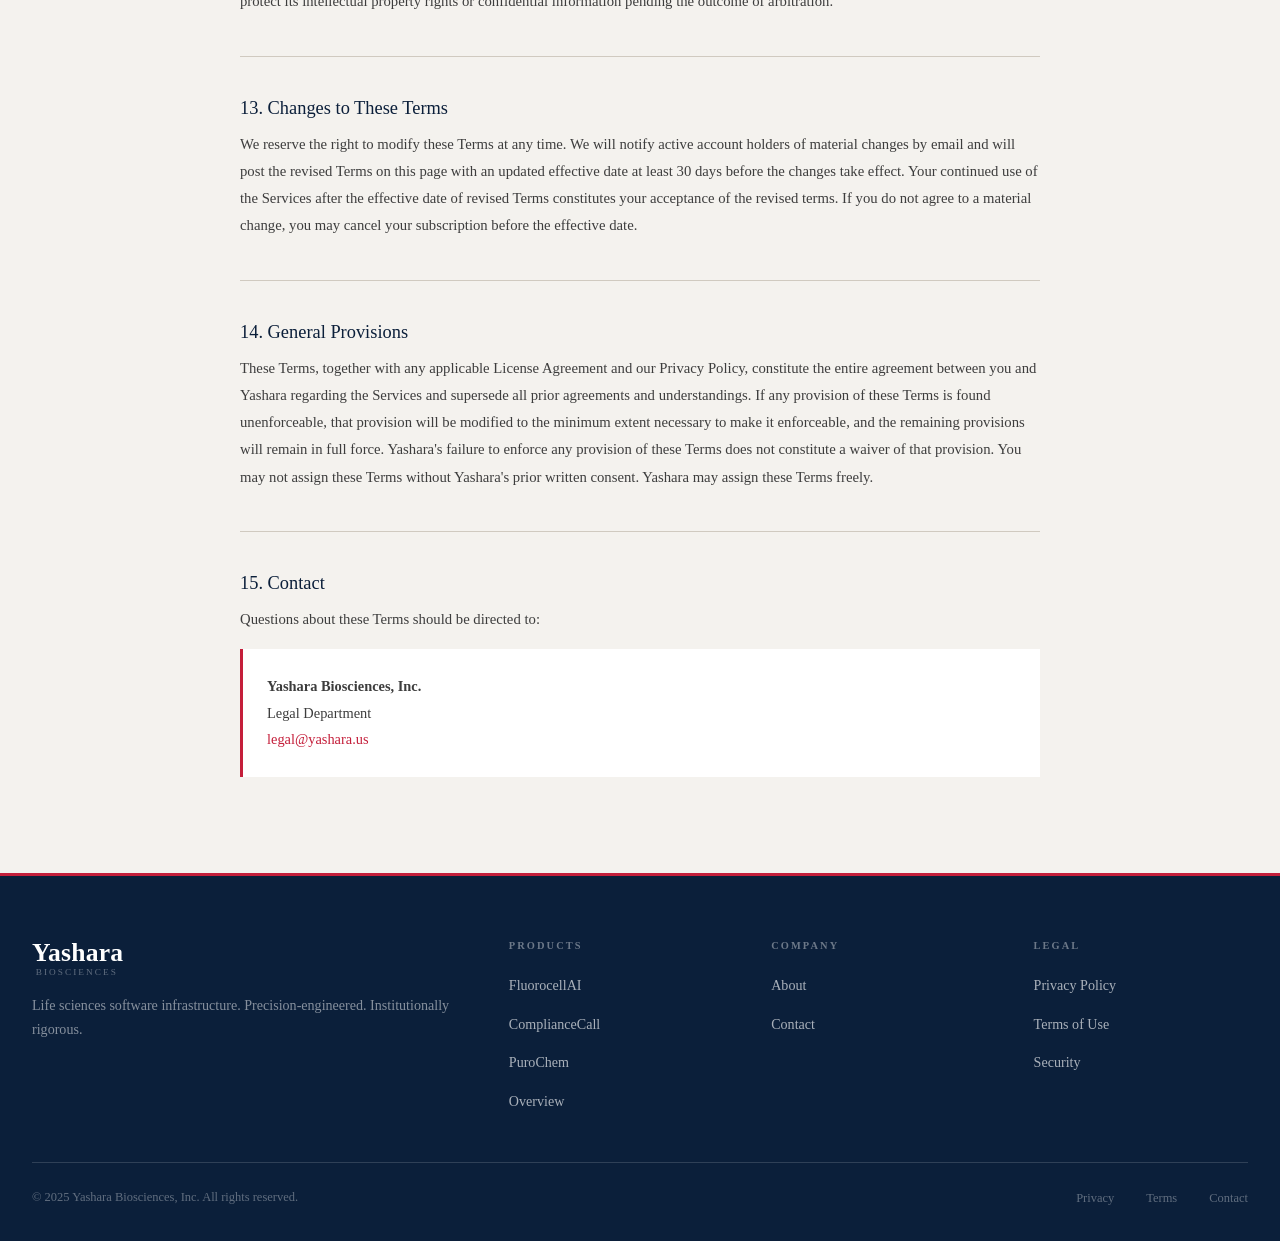
<file: terms.html>
<!DOCTYPE html>
<html lang="en">
<head>
    <meta charset="UTF-8">
    <meta name="google-site-verification" content="mtCB4MaashtUbvmyQ7X1JDvn44G7voVTq1GUsXzId50" />
    <meta name="viewport" content="width=device-width, initial-scale=1.0">
    <title>Terms of Use — Yashara Biosciences</title>
    <meta name="description" content="Yashara Biosciences Terms of Use governing access to and use of FluorocellAI, ComplianceCall, PuroChem, and the Yashara corporate website.">
    <link rel="icon" href="favicon.svg" type="image/svg+xml">
    <link rel="stylesheet" href="css/style.css">
    <link rel="stylesheet" href="css/product-themes.css">
    <style>
        .legal-body h3 {
            font-family: var(--font-serif);
            font-size: 1.15rem;
            color: var(--navy);
            margin: 2.5rem 0 0.75rem;
            padding-top: 2.5rem;
            border-top: 1px solid var(--rule);
        }
        .legal-body h3:first-child { border-top: none; padding-top: 0; margin-top: 0; }
        .legal-body p { font-size: 0.92rem; line-height: 1.85; color: var(--text-mid); margin-bottom: 1rem; }
        .legal-body ul { margin: 0.75rem 0 1rem 1.5rem; display: flex; flex-direction: column; gap: 0.5rem; }
        .legal-body ul li { font-size: 0.92rem; line-height: 1.75; color: var(--text-mid); }
        .legal-meta { font-size: 0.78rem; color: var(--text-light); margin-bottom: 3rem; font-family: var(--font-sans); letter-spacing: 0.04em; }
    </style>
</head>
<body>

<header class="site-header">
    <div class="nav-container">
        <a href="index.html" class="nav-logo"><span class="nav-logo-main">Yashara</span><span class="nav-logo-sub">Biosciences</span></a>
        <nav class="desktop-nav">
            <ul>
                <li><a href="index.html">Home</a></li>
                <li><a href="about.html">About</a></li>
                <li><a href="products.html">Products</a></li>
                <li><a href="fluorocellai.html">FluorocellAI</a></li>
                <li><a href="compliancecall.html">ComplianceCall</a></li>
                <li><a href="purochem.html">PuroChem</a></li>
                <li><a href="contact.html" class="nav-cta btn">Contact</a></li>
            </ul>
        </nav>
        <button class="hamburger" aria-label="Open menu"><span></span><span></span><span></span></button>
    </div>
    <nav class="mobile-nav">
        <button class="close-mobile-nav">&times;</button>
        <ul>
            <li><a href="index.html">Home</a></li>
            <li><a href="about.html">About</a></li>
            <li><a href="products.html">Products</a></li>
            <li><a href="fluorocellai.html">FluorocellAI</a></li>
            <li><a href="compliancecall.html">ComplianceCall</a></li>
            <li><a href="purochem.html">PuroChem</a></li>
            <li><a href="contact.html">Contact</a></li>
        </ul>
    </nav>
</header>

<section class="hero" style="min-height:240px;">
    <div class="hero-content" style="padding:4rem 2rem;">
        <span class="eyebrow">Legal</span>
        <h1 class="hero-title" style="font-size:clamp(1.6rem,3vw,2.5rem);">Terms of Use</h1>
    </div>
</section>

<section class="band-light" style="padding:5rem 2rem;">
    <div style="max-width:800px;margin:0 auto;">
        <p class="legal-meta">Yashara Biosciences, Inc. &nbsp;&middot;&nbsp; Effective Date: January 1, 2025 &nbsp;&middot;&nbsp; Last Revised: January 1, 2025</p>

        <div class="legal-body">

            <h3>1. Agreement to Terms</h3>
            <p>These Terms of Use ("Terms") constitute a legally binding agreement between you and Yashara Biosciences, Inc. ("Yashara," "we," "our," or "us") governing your access to and use of our website at yashara.us and our software products, including FluorocellAI, ComplianceCall, and PuroChem (collectively, the "Services").</p>
            <p>By accessing or using the Services, you represent that you are at least 18 years of age, that you have the legal authority to agree to these Terms on behalf of yourself or the institution you represent, and that you agree to be bound by these Terms. If you do not agree, you must not use the Services.</p>
            <p>For licensed product access, these Terms are supplemented by the applicable Order Form, Subscription Agreement, or Institutional License Agreement executed at the time of purchase (the "License Agreement"). In the event of a conflict between these Terms and a License Agreement, the License Agreement governs.</p>

            <h3>2. Description of Services</h3>
            <p>Yashara provides specialized software platforms for life sciences research and laboratory operations:</p>
            <ul>
                <li><strong>FluorocellAI</strong> is a software application providing AI-assisted cell segmentation and quantification capabilities for fluorescence microscopy image analysis, distributed as a plugin for ImageJ/Fiji and as a standalone application.</li>
                <li><strong>ComplianceCall</strong> is a web-based software-as-a-service (SaaS) platform providing CLIA regulatory compliance management tools for clinical and research laboratories.</li>
                <li><strong>PuroChem</strong> is a web-based database and intelligence platform providing GHS hazard band classification data and longitudinal chemical reclassification tracking for laboratory safety applications.</li>
            </ul>
            <p>The Services are intended for use by qualified professionals in academic, clinical, government, and industrial laboratory settings. They are not intended for consumer use or for use by individuals without relevant professional training and institutional authorization.</p>

            <h3>3. License Grant and Restrictions</h3>
            <p><strong>3.1 License Grant.</strong> Subject to your compliance with these Terms and payment of applicable fees, Yashara grants you a limited, non-exclusive, non-transferable, non-sublicensable license to access and use the Services for your internal research, laboratory operations, or compliance management purposes during the subscription term.</p>
            <p><strong>3.2 Restrictions.</strong> You may not, and may not permit others to:</p>
            <ul>
                <li>Copy, modify, adapt, translate, reverse engineer, decompile, disassemble, or create derivative works based on the Services or any component thereof</li>
                <li>Sell, resell, sublicense, transfer, assign, or otherwise commercially exploit the Services without Yashara's prior written consent</li>
                <li>Use the Services to develop a competing product or service</li>
                <li>Remove or alter any proprietary notices, labels, or marks on the Services</li>
                <li>Use automated means (scrapers, bots, crawlers) to access or extract data from the Services, except as expressly permitted by our API terms</li>
                <li>Use the Services in any manner that violates applicable law, regulation, or the rights of third parties</li>
                <li>Share account credentials or access tokens with individuals not covered by the applicable license</li>
            </ul>

            <h3>4. Intellectual Property</h3>
            <p>The Services, including all software, algorithms, models, databases, documentation, user interfaces, and associated intellectual property, are and remain the exclusive property of Yashara Biosciences, Inc. and its licensors. These Terms do not grant you any ownership interest in the Services.</p>
            <p>Your scientific data — the microscopy images you process with FluorocellAI, the compliance records you maintain in ComplianceCall, and the chemical inventory data you manage in PuroChem — remains your property. Yashara does not claim any ownership interest in your scientific data. Our rights with respect to your data are limited to those necessary to provide the Services as described in our Privacy Policy.</p>
            <p>Any feedback, suggestions, or feature requests you provide regarding the Services may be used by Yashara without obligation to you. If you provide feedback, you grant Yashara a perpetual, irrevocable, royalty-free license to use that feedback for any purpose.</p>

            <h3>5. Important Limitations on Use — Scientific and Clinical Context</h3>
            <p><strong>FluorocellAI</strong> is a research tool for use by qualified scientists in non-clinical settings. It is not a FDA-cleared in vitro diagnostic (IVD) device. Segmentation outputs from FluorocellAI must not be used as the direct analytical basis for clinical diagnostic decisions without independent clinical validation and appropriate regulatory clearance. Users are responsible for validating the suitability of FluorocellAI's output for their specific scientific application.</p>
            <p><strong>ComplianceCall</strong> provides a platform and tools for managing CLIA compliance documentation. It does not constitute legal advice, regulatory advice, or a guarantee of compliance with any applicable regulation. Determinations about regulatory compliance for a specific laboratory must be made by qualified professionals — including Laboratory Directors, Technical Consultants, and legal counsel as appropriate — using the platform's tools and their own professional judgment. Yashara does not warrant that use of ComplianceCall will result in a finding of compliance by any regulatory surveyor or inspector.</p>
            <p><strong>PuroChem</strong> provides chemical hazard classification and toxicological data for informational purposes. This information is intended to support, not replace, the professional judgment of qualified chemical hygiene officers, toxicologists, and safety professionals. Users are responsible for verifying the current regulatory status of any chemical through primary regulatory sources and for making their own safety determinations in their specific laboratory context.</p>

            <h3>6. Payment, Subscriptions, and Cancellation</h3>
            <p>Access to paid Services requires a valid subscription. Subscription fees are specified in the applicable Order Form or at the time of purchase. Unless otherwise specified in a License Agreement, subscriptions renew automatically at the end of each subscription period until cancelled.</p>
            <p>You may cancel your subscription at any time through your account management portal or by contacting us at billing@yashara.us. Cancellation takes effect at the end of the current billing period; we do not provide refunds for partial subscription periods except where required by applicable law or as expressly stated in your License Agreement.</p>
            <p>Yashara reserves the right to modify subscription pricing with at least 60 days' prior written notice to affected subscribers. If you do not agree to a price change, you may cancel your subscription before the new price takes effect.</p>

            <h3>7. Confidentiality</h3>
            <p>Each party agrees to keep confidential any non-public information of the other party that is designated as confidential or that reasonably should be understood to be confidential given the nature of the information and the circumstances of disclosure. Yashara's confidential information includes, without limitation, our software source code, AI model architectures, pricing terms not publicly disclosed, and product roadmap information. Your confidential information includes your scientific data and institutional information not intended for public disclosure.</p>
            <p>Confidentiality obligations do not apply to information that: (a) is or becomes publicly available through no breach of these Terms; (b) was independently developed without use of the other party's confidential information; (c) was rightfully received from a third party without restriction; or (d) is required to be disclosed by law or court order.</p>

            <h3>8. Warranties and Disclaimers</h3>
            <p>Yashara warrants that the Services will perform materially in accordance with the documentation during the applicable subscription term, and that it has the right to grant the licenses set forth herein. If the Services fail to meet this warranty, your exclusive remedy is, at Yashara's option, correction of the non-conforming functionality or a refund of fees paid for the affected period.</p>
            <p><strong>EXCEPT AS EXPRESSLY PROVIDED ABOVE, THE SERVICES ARE PROVIDED "AS IS" WITHOUT WARRANTY OF ANY KIND. TO THE MAXIMUM EXTENT PERMITTED BY APPLICABLE LAW, YASHARA DISCLAIMS ALL OTHER WARRANTIES, EXPRESS OR IMPLIED, INCLUDING WARRANTIES OF MERCHANTABILITY, FITNESS FOR A PARTICULAR PURPOSE, AND NON-INFRINGEMENT. YASHARA DOES NOT WARRANT THAT THE SERVICES WILL BE ERROR-FREE, UNINTERRUPTED, OR THAT ALL DEFECTS WILL BE CORRECTED.</strong></p>

            <h3>9. Limitation of Liability</h3>
            <p><strong>TO THE MAXIMUM EXTENT PERMITTED BY APPLICABLE LAW, IN NO EVENT WILL YASHARA BE LIABLE FOR ANY INDIRECT, INCIDENTAL, SPECIAL, CONSEQUENTIAL, EXEMPLARY, OR PUNITIVE DAMAGES, INCLUDING LOSS OF PROFITS, DATA, GOODWILL, OR BUSINESS INTERRUPTION, ARISING OUT OF OR RELATED TO YOUR USE OF THE SERVICES, EVEN IF YASHARA HAS BEEN ADVISED OF THE POSSIBILITY OF SUCH DAMAGES.</strong></p>
            <p>Yashara's total cumulative liability to you for all claims arising out of or related to these Terms or the Services, regardless of the form of action, will not exceed the amounts paid by you to Yashara in the twelve months preceding the claim giving rise to liability.</p>
            <p>Some jurisdictions do not allow the exclusion or limitation of certain damages, so some of the above limitations may not apply to you.</p>

            <h3>10. Indemnification</h3>
            <p>You agree to indemnify, defend, and hold harmless Yashara, its officers, directors, employees, and agents from and against any claims, liabilities, damages, losses, costs, and expenses (including reasonable attorneys' fees) arising out of or related to: (a) your use of the Services in violation of these Terms; (b) your violation of any applicable law or regulation; (c) your infringement of any third-party intellectual property or other rights; or (d) your misrepresentation of your authority to enter into these Terms.</p>

            <h3>11. Term and Termination</h3>
            <p>These Terms remain in effect for as long as you use the Services. Yashara may suspend or terminate your access to the Services with notice if you breach these Terms and fail to cure such breach within 15 days of written notice. Yashara may also terminate access immediately for serious violations, including unauthorized use of the Services, infringement of Yashara's intellectual property, or use of the Services for unlawful purposes.</p>
            <p>Upon termination, your license to use the Services immediately ceases. Sections 4 (Intellectual Property), 5 (Important Limitations), 7 (Confidentiality), 8 (Disclaimers), 9 (Limitation of Liability), 10 (Indemnification), and 12 (Governing Law) survive termination.</p>

            <h3>12. Governing Law and Dispute Resolution</h3>
            <p>These Terms are governed by the laws of the State of Delaware, United States, without regard to its conflict of law provisions. Any dispute arising out of or related to these Terms that cannot be resolved by good-faith negotiation between the parties shall be submitted to binding arbitration administered by the American Arbitration Association under its Commercial Arbitration Rules. The place of arbitration shall be Wilmington, Delaware. The language of the arbitration shall be English.</p>
            <p>Notwithstanding the foregoing, either party may seek injunctive or other equitable relief in any court of competent jurisdiction to protect its intellectual property rights or confidential information pending the outcome of arbitration.</p>

            <h3>13. Changes to These Terms</h3>
            <p>We reserve the right to modify these Terms at any time. We will notify active account holders of material changes by email and will post the revised Terms on this page with an updated effective date at least 30 days before the changes take effect. Your continued use of the Services after the effective date of revised Terms constitutes your acceptance of the revised terms. If you do not agree to a material change, you may cancel your subscription before the effective date.</p>

            <h3>14. General Provisions</h3>
            <p>These Terms, together with any applicable License Agreement and our Privacy Policy, constitute the entire agreement between you and Yashara regarding the Services and supersede all prior agreements and understandings. If any provision of these Terms is found unenforceable, that provision will be modified to the minimum extent necessary to make it enforceable, and the remaining provisions will remain in full force. Yashara's failure to enforce any provision of these Terms does not constitute a waiver of that provision. You may not assign these Terms without Yashara's prior written consent. Yashara may assign these Terms freely.</p>

            <h3>15. Contact</h3>
            <p>Questions about these Terms should be directed to:</p>
            <p style="background:var(--white);padding:1.5rem;border-left:3px solid var(--red);font-size:0.9rem;line-height:1.85;">
                <strong>Yashara Biosciences, Inc.</strong><br>
                Legal Department<br>
                <a href="mailto:legal@yashara.us">legal@yashara.us</a>
            </p>
        </div>
    </div>
</section>

<footer class="site-footer">
    <div class="footer-grid">
        <div class="footer-brand">
            <a href="index.html" class="nav-logo" style="text-decoration:none;"><span class="nav-logo-main">Yashara</span><span class="nav-logo-sub">Biosciences</span></a>
            <p>Life sciences software infrastructure. Precision-engineered. Institutionally rigorous.</p>
        </div>
        <div class="footer-col"><h5>Products</h5><ul><li><a href="fluorocellai.html">FluorocellAI</a></li><li><a href="compliancecall.html">ComplianceCall</a></li><li><a href="purochem.html">PuroChem</a></li><li><a href="products.html">Overview</a></li></ul></div>
        <div class="footer-col"><h5>Company</h5><ul><li><a href="about.html">About</a></li><li><a href="contact.html">Contact</a></li></ul></div>
        <div class="footer-col"><h5>Legal</h5><ul><li><a href="privacy.html">Privacy Policy</a></li><li><a href="terms.html">Terms of Use</a></li><li><a href="security.html">Security</a></li></ul></div>
    </div>
    <div class="footer-bottom">
        <p>&copy; 2025 Yashara Biosciences, Inc. All rights reserved.</p>
        <div style="display:flex;gap:2rem;"><a href="privacy.html">Privacy</a><a href="terms.html">Terms</a><a href="contact.html">Contact</a></div>
    </div>
</footer>
<script src="js/main.js"></script>
</body>
</html>
</file>
<file: css/style.css>
/* =========================================================
   YASHARA BIOSCIENCES — Core Stylesheet
   Austere, formal, enterprise life-sciences design
   ========================================================= */

/* System serif stack — no external font dependency */

/* ---------------------------------------------------------
   Custom Properties
   --------------------------------------------------------- */
:root {
    --navy:        #0B1F3A;   /* primary deep navy */
    --navy-mid:    #163155;   /* section backgrounds */
    --red:         #C41E3A;   /* Yashara accent red */
    --red-dark:    #9B1629;
    --off-white:   #F4F2EE;   /* page background */
    --white:       #FFFFFF;
    --text-dark:   #1A1A1A;
    --text-mid:    #3D3D3D;
    --text-light:  #6B6B6B;
    --rule:        #D0CAC0;   /* horizontal rule color */
    --rule-light:  rgba(255,255,255,0.15);

    --font-serif:  'Times New Roman', Times, Georgia, serif;
    --font-sans:   'Palatino Linotype', Palatino, 'Book Antiqua', Georgia, serif;

    --max-w:       1240px;
    --section-pad: 6rem 2rem;
}

/* ---------------------------------------------------------
   Reset & Base
   --------------------------------------------------------- */
*, *::before, *::after { box-sizing: border-box; margin: 0; padding: 0; }

html { scroll-behavior: smooth; font-size: 16px; }

body {
    font-family: var(--font-sans);
    background-color: var(--off-white);
    color: var(--text-dark);
    line-height: 1.65;
    overflow-x: hidden;
}

h1, h2, h3, h4, h5, h6 {
    font-family: var(--font-serif);
    font-weight: 500;
    line-height: 1.2;
    color: var(--navy);
}

p { color: var(--text-mid); font-size: 1rem; line-height: 1.75; }

a { color: var(--red); text-decoration: none; transition: color 0.2s; }
a:hover { color: var(--red-dark); }

img { display: block; max-width: 100%; }

hr { border: none; border-top: 1px solid var(--rule); margin: 2rem 0; }

.container {
    max-width: var(--max-w);
    margin: 0 auto;
    padding: 0 2rem;
}

/* ---------------------------------------------------------
   Typography Scale
   --------------------------------------------------------- */
.eyebrow {
    display: block;
    font-family: var(--font-sans);
    font-size: 0.7rem;
    font-weight: 600;
    letter-spacing: 0.2em;
    text-transform: uppercase;
    color: var(--red);
    margin-bottom: 0.75rem;
}

.display-1 { font-size: clamp(2.4rem, 5vw, 4rem); font-weight: 500; }
.display-2 { font-size: clamp(1.8rem, 3.5vw, 2.75rem); font-weight: 500; }
.display-3 { font-size: clamp(1.4rem, 2.5vw, 2rem); font-weight: 500; }
.lead {
    font-family: var(--font-serif);
    font-size: clamp(1.05rem, 1.5vw, 1.25rem);
    color: var(--text-mid);
    line-height: 1.8;
}

/* ---------------------------------------------------------
   Buttons
   --------------------------------------------------------- */
.btn {
    display: inline-block;
    font-family: var(--font-sans);
    font-size: 0.78rem;
    font-weight: 600;
    letter-spacing: 0.12em;
    text-transform: uppercase;
    padding: 0.85rem 2.25rem;
    border: 1.5px solid var(--navy);
    color: var(--navy);
    background: transparent;
    cursor: pointer;
    transition: background 0.2s, color 0.2s, border-color 0.2s;
    text-decoration: none;
}
.btn:hover { background: var(--navy); color: var(--white); border-color: var(--navy); }

.btn-primary {
    background: var(--red);
    color: var(--white);
    border-color: var(--red);
}
.btn-primary:hover { background: var(--red-dark); border-color: var(--red-dark); color: var(--white); }

.btn-white {
    background: transparent;
    color: var(--white);
    border-color: rgba(255,255,255,0.6);
}
.btn-white:hover { background: var(--white); color: var(--navy); border-color: var(--white); }

/* ---------------------------------------------------------
   Navigation
   --------------------------------------------------------- */
.site-header {
    position: sticky;
    top: 0;
    z-index: 1000;
    background: var(--navy);
    border-bottom: 2px solid var(--red);
}

.nav-container {
    max-width: var(--max-w);
    margin: 0 auto;
    padding: 0 2rem;
    display: flex;
    align-items: center;
    justify-content: space-between;
    height: 72px;
}

/* Logo */
.nav-logo {
    display: flex;
    flex-direction: column;
    line-height: 1;
    text-decoration: none;
    gap: 0;
}
.nav-logo-main {
    font-family: var(--font-serif);
    font-size: 1.85rem;
    font-weight: 600;
    color: var(--white);
    letter-spacing: 0.01em;
    line-height: 1;
}
.nav-logo-sub {
    font-family: var(--font-sans);
    font-size: 0.58rem;
    font-weight: 400;
    color: rgba(255,255,255,0.55);
    letter-spacing: 0.22em;
    text-transform: uppercase;
    margin-top: 2px;
    padding-left: 0.4em;
    line-height: 1;
}

/* Desktop Nav */
.desktop-nav ul {
    list-style: none;
    display: flex;
    gap: 2.5rem;
    align-items: center;
}
.desktop-nav a {
    font-family: var(--font-sans);
    font-size: 0.76rem;
    font-weight: 500;
    letter-spacing: 0.12em;
    text-transform: uppercase;
    color: rgba(255,255,255,0.78);
    transition: color 0.2s;
    text-decoration: none;
}
.desktop-nav a:hover,
.desktop-nav a.active { color: var(--white); }

.desktop-nav .nav-cta {
    background: var(--red);
    color: var(--white);
    padding: 0.5rem 1.25rem;
    font-size: 0.7rem;
    letter-spacing: 0.14em;
    border: none;
}
.desktop-nav .nav-cta:hover { background: var(--red-dark); color: var(--white); }

/* Hamburger */
.hamburger {
    display: none;
    flex-direction: column;
    gap: 5px;
    background: none;
    border: none;
    cursor: pointer;
    padding: 0.5rem;
}
.hamburger span {
    display: block;
    width: 26px;
    height: 2px;
    background: var(--white);
}

/* Mobile Nav */
.mobile-nav {
    position: fixed;
    top: 0;
    left: -100vw;
    width: 280px;
    height: 100vh;
    background: var(--navy);
    border-right: 2px solid var(--red);
    z-index: 2000;
    padding: 2rem 1.5rem;
    display: flex;
    flex-direction: column;
    gap: 2rem;
    transition: left 0.3s ease;
}
.mobile-nav.open { left: 0; }
.close-mobile-nav {
    background: none;
    border: none;
    color: var(--white);
    font-size: 1.8rem;
    align-self: flex-end;
    cursor: pointer;
    line-height: 1;
}
.mobile-nav ul { list-style: none; display: flex; flex-direction: column; gap: 1.5rem; }
.mobile-nav a {
    color: rgba(255,255,255,0.85);
    font-size: 0.9rem;
    font-weight: 500;
    letter-spacing: 0.1em;
    text-transform: uppercase;
    text-decoration: none;
}
.mobile-nav a:hover { color: var(--white); }

@media (max-width: 900px) {
    .desktop-nav { display: none; }
    .hamburger { display: flex; }
}

/* ---------------------------------------------------------
   Hero — Full-Width Masthead
   --------------------------------------------------------- */
.hero {
    position: relative;
    width: 100%;
    min-height: 560px;
    display: flex;
    align-items: center;
    background: var(--navy);
    overflow: hidden;
}

.hero-bg {
    position: absolute;
    inset: 0;
    background-size: cover;
    background-position: center;
    opacity: 0.18;
}

.hero-content {
    position: relative;
    z-index: 2;
    max-width: var(--max-w);
    margin: 0 auto;
    padding: 5rem 2rem;
    width: 100%;
}

.hero-content .eyebrow { color: rgba(255,255,255,0.55); }

.hero-title {
    color: var(--white);
    font-size: clamp(2.4rem, 5vw, 4rem);
    font-weight: 500;
    max-width: 760px;
    margin-bottom: 1.5rem;
    line-height: 1.15;
}

.hero-body {
    font-family: var(--font-serif);
    font-size: clamp(1rem, 1.5vw, 1.2rem);
    color: rgba(255,255,255,0.75);
    max-width: 580px;
    line-height: 1.85;
    margin-bottom: 2.5rem;
}

.hero-actions { display: flex; gap: 1rem; flex-wrap: wrap; }

/* Hero Divider — red accent bar at bottom */
.hero::after {
    content: '';
    position: absolute;
    bottom: 0;
    left: 0;
    width: 100%;
    height: 4px;
    background: var(--red);
}

/* ---------------------------------------------------------
   Section — Mission / Scope Band
   --------------------------------------------------------- */
.band-dark {
    background: var(--navy-mid);
    color: var(--white);
    padding: var(--section-pad);
}
.band-dark p { color: rgba(255,255,255,0.75); }
.band-dark h2 { color: var(--white); }

.band-light {
    background: var(--off-white);
    padding: var(--section-pad);
}

.band-white {
    background: var(--white);
    padding: var(--section-pad);
}

.band-red {
    background: var(--red);
    padding: var(--section-pad);
}
.band-red h2, .band-red p, .band-red .eyebrow { color: var(--white); }

/* ---------------------------------------------------------
   Section Titles
   --------------------------------------------------------- */
.section-header {
    max-width: var(--max-w);
    margin: 0 auto 3.5rem;
    padding: 0 2rem;
}
.section-header.centered { text-align: center; }
.section-header h2 { margin-bottom: 1rem; }
.section-header p { max-width: 680px; }
.section-header.centered p { margin: 0 auto; }

/* Decorative rule under section titles */
.section-rule {
    display: block;
    width: 48px;
    height: 2px;
    background: var(--red);
    margin: 1.25rem 0 0;
}
.section-header.centered .section-rule { margin: 1.25rem auto 0; }

/* ---------------------------------------------------------
   Product Cards Grid
   --------------------------------------------------------- */
.products-grid {
    max-width: var(--max-w);
    margin: 0 auto;
    padding: 0 2rem;
    display: grid;
    grid-template-columns: repeat(3, 1fr);
    gap: 2px;
}

.product-card {
    background: var(--white);
    padding: 2.5rem 2rem;
    border-top: 3px solid transparent;
    transition: border-color 0.25s, box-shadow 0.25s;
    position: relative;
}
.product-card:hover {
    border-top-color: var(--red);
    box-shadow: 0 8px 32px rgba(0,0,0,0.08);
}

.product-card .card-icon {
    width: 42px;
    height: 42px;
    margin-bottom: 1.5rem;
    opacity: 0.85;
}

.product-card h3 {
    font-size: 1.25rem;
    margin-bottom: 0.6rem;
    color: var(--navy);
}
.product-card .card-tag {
    font-family: var(--font-sans);
    font-size: 0.65rem;
    font-weight: 600;
    letter-spacing: 0.18em;
    text-transform: uppercase;
    color: var(--red);
    display: block;
    margin-bottom: 1rem;
}
.product-card p { font-size: 0.93rem; line-height: 1.7; color: var(--text-mid); }
.product-card .card-link {
    display: inline-block;
    margin-top: 1.5rem;
    font-size: 0.72rem;
    font-weight: 600;
    letter-spacing: 0.14em;
    text-transform: uppercase;
    color: var(--red);
    border-bottom: 1px solid currentColor;
    padding-bottom: 1px;
}
.product-card .card-link:hover { color: var(--red-dark); }

@media (max-width: 900px) {
    .products-grid { grid-template-columns: 1fr 1fr; }
}
@media (max-width: 600px) {
    .products-grid { grid-template-columns: 1fr; }
}

/* ---------------------------------------------------------
   Feature / Split Rows
   --------------------------------------------------------- */
.split-row {
    display: flex;
    align-items: stretch;
    min-height: 440px;
}
.split-row .split-text {
    flex: 1 1 50%;
    display: flex;
    flex-direction: column;
    justify-content: center;
    padding: 4rem 3rem 4rem 0;
}
.split-row .split-img {
    flex: 1 1 50%;
    overflow: hidden;
    min-height: 340px;
    background: var(--navy-mid);
}
.split-row .split-img img {
    width: 100%; height: 100%;
    object-fit: cover;
    opacity: 0.85;
}

.split-row.reverse .split-text { padding: 4rem 0 4rem 3rem; order: 2; }
.split-row.reverse .split-img { order: 1; }

@media (max-width: 800px) {
    .split-row { flex-direction: column; }
    .split-row .split-text { padding: 3rem 0; }
    .split-row.reverse .split-text { padding: 3rem 0; order: 2; }
    .split-row.reverse .split-img { order: 1; }
    .split-row .split-img { min-height: 240px; }
}

/* ---------------------------------------------------------
   Stats Bar
   --------------------------------------------------------- */
.stats-bar {
    background: var(--navy);
    padding: 3rem 2rem;
}
.stats-bar-inner {
    max-width: var(--max-w);
    margin: 0 auto;
    display: grid;
    grid-template-columns: repeat(4, 1fr);
    gap: 2rem;
    text-align: center;
}
.stat-num {
    font-family: var(--font-serif);
    font-size: 2.5rem;
    font-weight: 600;
    color: var(--white);
    line-height: 1;
    margin-bottom: 0.4rem;
}
.stat-num sup { font-size: 1.2rem; vertical-align: super; }
.stat-label {
    font-family: var(--font-sans);
    font-size: 0.7rem;
    font-weight: 500;
    letter-spacing: 0.15em;
    text-transform: uppercase;
    color: rgba(255,255,255,0.5);
}

@media (max-width: 700px) {
    .stats-bar-inner { grid-template-columns: 1fr 1fr; gap: 2rem 1rem; }
}

/* ---------------------------------------------------------
   Feature List (Spec-style)
   --------------------------------------------------------- */
.feature-list {
    list-style: none;
    display: flex;
    flex-direction: column;
    gap: 1rem;
    margin-top: 2rem;
}
.feature-list li {
    display: flex;
    gap: 1rem;
    align-items: flex-start;
    font-size: 0.93rem;
    color: var(--text-mid);
    line-height: 1.65;
}
.feature-list .fi-bullet {
    flex-shrink: 0;
    width: 18px;
    height: 18px;
    margin-top: 2px;
}

/* ---------------------------------------------------------
   Table — formal data presentation
   --------------------------------------------------------- */
.data-table {
    width: 100%;
    border-collapse: collapse;
    font-size: 0.88rem;
}
.data-table th {
    font-family: var(--font-sans);
    font-size: 0.65rem;
    font-weight: 600;
    letter-spacing: 0.18em;
    text-transform: uppercase;
    color: var(--text-light);
    border-bottom: 2px solid var(--navy);
    padding: 0.75rem 1rem;
    text-align: left;
}
.data-table td {
    padding: 0.85rem 1rem;
    border-bottom: 1px solid var(--rule);
    color: var(--text-mid);
    vertical-align: top;
}
.data-table tr:last-child td { border-bottom: none; }

/* ---------------------------------------------------------
   Testimonial / Quote Block
   --------------------------------------------------------- */
.quote-block {
    border-left: 3px solid var(--red);
    padding-left: 1.75rem;
    margin: 2rem 0;
}
.quote-block blockquote {
    font-family: var(--font-serif);
    font-size: 1.35rem;
    font-style: italic;
    color: var(--navy);
    line-height: 1.7;
    margin-bottom: 0.75rem;
}
.quote-block cite {
    font-size: 0.78rem;
    font-weight: 600;
    letter-spacing: 0.1em;
    text-transform: uppercase;
    color: var(--text-light);
}

/* ---------------------------------------------------------
   Contact Form
   --------------------------------------------------------- */
.contact-form-wrap {
    max-width: 640px;
    margin: 0 auto;
}
.form-grid {
    display: grid;
    grid-template-columns: 1fr 1fr;
    gap: 1.25rem;
}
.form-group {
    display: flex;
    flex-direction: column;
    gap: 0.35rem;
}
.form-group.full { grid-column: span 2; }
.form-group label {
    font-family: var(--font-sans);
    font-size: 0.68rem;
    font-weight: 600;
    letter-spacing: 0.14em;
    text-transform: uppercase;
    color: var(--text-mid);
}
.form-group input,
.form-group select,
.form-group textarea {
    width: 100%;
    border: 1px solid var(--rule);
    background: var(--white);
    padding: 0.7rem 0.85rem;
    font-family: var(--font-sans);
    font-size: 0.9rem;
    color: var(--text-dark);
    outline: none;
    transition: border-color 0.2s;
    border-radius: 0;
    appearance: none;
}
.form-group input:focus,
.form-group select:focus,
.form-group textarea:focus {
    border-color: var(--navy);
}
.form-group textarea { resize: vertical; min-height: 140px; }
.form-submit-row { margin-top: 1.5rem; }
.form-status { margin-top: 1rem; font-size: 0.85rem; }

/* Dark-background form inputs (product page contact sections) */
.form-group input[style*="rgba(255,255,255"],
.form-group textarea[style*="rgba(255,255,255"] {
    width: 100%;
}
.form-group input:focus,
.form-group select:focus,
.form-group textarea:focus {
    border-color: currentColor;
    opacity: 1;
}

@media (max-width: 600px) {
    .form-grid { grid-template-columns: 1fr; }
    .form-group.full { grid-column: 1; }
}

/* ---------------------------------------------------------
   Footer
   --------------------------------------------------------- */
.site-footer {
    background: var(--navy);
    color: rgba(255,255,255,0.65);
    padding: 4rem 2rem 2rem;
    border-top: 3px solid var(--red);
}
.footer-grid {
    max-width: var(--max-w);
    margin: 0 auto;
    display: grid;
    grid-template-columns: 2fr 1fr 1fr 1fr;
    gap: 3rem;
    padding-bottom: 3rem;
    border-bottom: 1px solid var(--rule-light);
}
.footer-brand .nav-logo-main {
    color: var(--white);
    font-size: 1.6rem;
}
.footer-brand .nav-logo-sub { color: rgba(255,255,255,0.35); }
.footer-brand p {
    color: rgba(255,255,255,0.5);
    font-size: 0.88rem;
    margin-top: 1rem;
    line-height: 1.75;
}
.footer-col h5 {
    font-family: var(--font-sans);
    font-size: 0.65rem;
    font-weight: 600;
    letter-spacing: 0.2em;
    text-transform: uppercase;
    color: rgba(255,255,255,0.4);
    margin-bottom: 1.25rem;
}
.footer-col ul { list-style: none; display: flex; flex-direction: column; gap: 0.75rem; }
.footer-col a {
    color: rgba(255,255,255,0.65);
    font-size: 0.88rem;
    text-decoration: none;
    transition: color 0.2s;
}
.footer-col a:hover { color: var(--white); }
.footer-bottom {
    max-width: var(--max-w);
    margin: 1.5rem auto 0;
    display: flex;
    justify-content: space-between;
    align-items: center;
    flex-wrap: wrap;
    gap: 1rem;
}
.footer-bottom p { font-size: 0.78rem; color: rgba(255,255,255,0.35); margin: 0; }
.footer-bottom a { color: rgba(255,255,255,0.35); font-size: 0.78rem; }
.footer-bottom a:hover { color: rgba(255,255,255,0.65); }

@media (max-width: 900px) {
    .footer-grid { grid-template-columns: 1fr 1fr; }
    .footer-brand { grid-column: span 2; }
}
@media (max-width: 560px) {
    .footer-grid { grid-template-columns: 1fr; }
    .footer-brand { grid-column: 1; }
}

/* ---------------------------------------------------------
   Animations
   --------------------------------------------------------- */
.fade-up {
    opacity: 0;
    transform: translateY(28px);
    transition: opacity 0.7s ease, transform 0.7s cubic-bezier(.23,1.01,.32,1);
}
.fade-up.visible { opacity: 1; transform: translateY(0); }

/* ---------------------------------------------------------
   Utility
   --------------------------------------------------------- */
.text-center { text-align: center; }
.text-white { color: var(--white) !important; }
.mt-1 { margin-top: 0.5rem; }
.mt-2 { margin-top: 1rem; }
.mt-3 { margin-top: 2rem; }
.mb-1 { margin-bottom: 0.5rem; }
.mb-2 { margin-bottom: 1rem; }
.mb-3 { margin-bottom: 2rem; }
.max-760 { max-width: 760px; }

/* Product page specific */
.capability-grid {
    max-width: var(--max-w);
    margin: 0 auto;
    padding: 0 2rem;
    display: grid;
    grid-template-columns: repeat(2, 1fr);
    gap: 2px;
}
.capability-item {
    background: var(--white);
    padding: 2.25rem 2rem;
    border-left: 3px solid transparent;
    transition: border-color 0.2s;
}
.capability-item:hover { border-left-color: var(--red); }
.capability-item h4 { font-size: 1rem; margin-bottom: 0.5rem; color: var(--navy); }
.capability-item p { font-size: 0.88rem; line-height: 1.65; color: var(--text-mid); }

@media (max-width: 700px) {
    .capability-grid { grid-template-columns: 1fr; }
}

/* Responsive 3-col grid helper */
.responsive-3col {
    grid-template-columns: repeat(3, 1fr);
}
@media (max-width: 800px) {
    .responsive-3col { grid-template-columns: 1fr !important; }
}

/* Pill badge */
.badge {
    display: inline-block;
    font-family: var(--font-sans);
    font-size: 0.62rem;
    font-weight: 600;
    letter-spacing: 0.14em;
    text-transform: uppercase;
    padding: 0.3rem 0.75rem;
    background: rgba(196,30,58,0.1);
    color: var(--red);
    border: 1px solid rgba(196,30,58,0.25);
}

/* Inline icon row */
.icon-row {
    display: flex;
    gap: 1rem;
    flex-wrap: wrap;
    margin-top: 1.5rem;
}
.icon-pill {
    display: flex;
    align-items: center;
    gap: 0.5rem;
    font-size: 0.78rem;
    font-weight: 500;
    color: var(--text-mid);
    background: var(--white);
    border: 1px solid var(--rule);
    padding: 0.4rem 0.85rem;
}

/* Wide table wrapper for horizontal scroll on mobile */
.table-wrap { overflow-x: auto; }

/* Compliance page feature panels */
.module-list {
    max-width: var(--max-w);
    margin: 0 auto;
    padding: 0 2rem;
    display: grid;
    grid-template-columns: repeat(3, 1fr);
    gap: 2px;
}
.module-item {
    background: var(--white);
    padding: 2rem 1.75rem;
    border-top: 3px solid transparent;
    transition: border-color 0.25s;
}
.module-item:hover { border-top-color: var(--red); }
.module-item h4 { font-size: 0.97rem; color: var(--navy); margin-bottom: 0.5rem; }
.module-item p { font-size: 0.85rem; color: var(--text-light); line-height: 1.65; }

@media (max-width: 900px) { .module-list { grid-template-columns: 1fr 1fr; } }
@media (max-width: 600px) { .module-list { grid-template-columns: 1fr; } }
</file>
<file: css/product-themes.css>
/* =========================================================
   YASHARA BIOSCIENCES — Per-Product Theme Overrides
   Each product maintains the global design system but uses
   distinct visual tokens so pages feel clearly differentiated.
   ========================================================= */

/* ---------------------------------------------------------
   FluorocellAI Theme
   Identity: precision optics, fluorescence, deep teal-to-navy
   Accent:   #0D7377 (teal) paired with global --red for CTAs
   --------------------------------------------------------- */
.theme-fluorocell {
    --product-accent:     #0D7377;
    --product-accent-mid: #0A5C5F;
    --product-accent-lt:  rgba(13,115,119,0.12);
    --product-bg-hero:    linear-gradient(135deg, #0B1F3A 0%, #083A3C 60%, #0D7377 100%);
    --product-bg-dark:    #083A3C;
    --product-stripe:     #0D7377;
}

.theme-fluorocell .site-header {
    border-bottom-color: var(--product-accent);
}
.theme-fluorocell .hero::after {
    background: var(--product-accent);
}
.theme-fluorocell .hero {
    background: var(--product-bg-hero);
}
.theme-fluorocell .eyebrow {
    color: var(--product-accent);
}
.theme-fluorocell .section-rule {
    background: var(--product-accent);
}
.theme-fluorocell .product-card:hover,
.theme-fluorocell .capability-item:hover {
    border-top-color: var(--product-accent);
}
.theme-fluorocell .card-link,
.theme-fluorocell .card-tag {
    color: var(--product-accent);
}
.theme-fluorocell .btn-product {
    background: var(--product-accent);
    color: #fff;
    border-color: var(--product-accent);
}
.theme-fluorocell .btn-product:hover {
    background: var(--product-accent-mid);
    border-color: var(--product-accent-mid);
    color: #fff;
}
.theme-fluorocell .stat-accent { color: var(--product-accent); }

/* Fluorocell: vertical scan-line texture on hero */
.theme-fluorocell .hero-bg-overlay {
    background: repeating-linear-gradient(
        0deg,
        transparent,
        transparent 2px,
        rgba(13,115,119,0.04) 2px,
        rgba(13,115,119,0.04) 4px
    );
    position: absolute;
    inset: 0;
    z-index: 1;
    pointer-events: none;
}

/* Timeline / pipeline diagram */
.fc-pipeline {
    display: flex;
    align-items: center;
    gap: 0;
    overflow-x: auto;
    padding: 0 2rem;
}
.fc-pipeline-step {
    flex: 1 0 140px;
    text-align: center;
    padding: 1.5rem 1rem;
    background: var(--white);
    border-top: 3px solid var(--product-accent, #0D7377);
    position: relative;
}
.fc-pipeline-step::after {
    content: '→';
    position: absolute;
    right: -14px;
    top: 50%;
    transform: translateY(-50%);
    font-size: 1.2rem;
    color: var(--product-accent, #0D7377);
    z-index: 2;
}
.fc-pipeline-step:last-child::after { display: none; }
.fc-pipeline-step .step-num {
    font-family: var(--font-serif);
    font-size: 1.8rem;
    color: var(--product-accent, #0D7377);
    line-height: 1;
    margin-bottom: 0.4rem;
}
.fc-pipeline-step h5 {
    font-size: 0.8rem;
    font-weight: 600;
    color: var(--navy);
    margin-bottom: 0.3rem;
    font-family: var(--font-sans);
}
.fc-pipeline-step p {
    font-size: 0.75rem;
    color: var(--text-light);
    line-height: 1.5;
}

/* Benchmark table row highlight */
.benchmark-winner td:last-child {
    color: var(--product-accent, #0D7377);
    font-weight: 600;
}

/* ---------------------------------------------------------
   ComplianceCall Theme
   Identity: authority, regulation, institutional charcoal-slate
   Accent:   #2B4C7E (slate-blue) — conveys federal gravitas
   --------------------------------------------------------- */
.theme-compliance {
    --product-accent:     #2B4C7E;
    --product-accent-mid: #1E3A62;
    --product-accent-lt:  rgba(43,76,126,0.1);
    --product-bg-hero:    linear-gradient(160deg, #0B1F3A 0%, #1a2d50 50%, #2B4C7E 100%);
    --product-bg-dark:    #162238;
    --product-stripe:     #2B4C7E;
}

.theme-compliance .site-header {
    border-bottom-color: var(--product-accent);
}
.theme-compliance .hero::after {
    background: var(--product-accent);
}
.theme-compliance .hero {
    background: var(--product-bg-hero);
}
.theme-compliance .eyebrow {
    color: var(--product-accent);
}
.theme-compliance .section-rule {
    background: var(--product-accent);
}
.theme-compliance .module-item:hover {
    border-top-color: var(--product-accent);
}
.theme-compliance .capability-item:hover {
    border-left-color: var(--product-accent);
}
.theme-compliance .btn-product {
    background: var(--product-accent);
    color: #fff;
    border-color: var(--product-accent);
}
.theme-compliance .btn-product:hover {
    background: var(--product-accent-mid);
    border-color: var(--product-accent-mid);
    color: #fff;
}

/* Compliance: formal ledger grid pattern on hero */
.theme-compliance .hero-ledger-overlay {
    position: absolute;
    inset: 0;
    z-index: 1;
    pointer-events: none;
    background-image:
        linear-gradient(rgba(43,76,126,0.07) 1px, transparent 1px),
        linear-gradient(90deg, rgba(43,76,126,0.07) 1px, transparent 1px);
    background-size: 48px 48px;
}

/* Status badge variants */
.status-badge {
    display: inline-block;
    font-size: 0.62rem;
    font-weight: 700;
    letter-spacing: 0.12em;
    text-transform: uppercase;
    padding: 0.2rem 0.6rem;
    border-radius: 0;
}
.status-badge.compliant  { background: rgba(22,120,60,0.12);  color: #16783C; border: 1px solid rgba(22,120,60,0.3); }
.status-badge.attention  { background: rgba(196,120,0,0.12);  color: #8B6800; border: 1px solid rgba(196,120,0,0.3); }
.status-badge.deficiency { background: rgba(196,30,58,0.1);   color: #C41E3A; border: 1px solid rgba(196,30,58,0.25); }

/* Compliance: checklist rows */
.checklist-row {
    display: flex;
    align-items: flex-start;
    gap: 0.85rem;
    padding: 0.85rem 0;
    border-bottom: 1px solid var(--rule);
    font-size: 0.9rem;
}
.checklist-row:last-child { border-bottom: none; }
.checklist-check {
    flex-shrink: 0;
    width: 20px;
    height: 20px;
    background: rgba(43,76,126,0.1);
    border: 1.5px solid var(--product-accent, #2B4C7E);
    display: flex;
    align-items: center;
    justify-content: center;
    margin-top: 1px;
    color: var(--product-accent, #2B4C7E);
    font-size: 0.7rem;
    font-weight: 700;
}

/* ---------------------------------------------------------
   PuroChem Theme
   Identity: chemical hazard, warning, industrial amber-charcoal
   Accent:   #B5451B (deep amber-orange) — GHS warning palette
   --------------------------------------------------------- */
.theme-purochem {
    --product-accent:     #B5451B;
    --product-accent-mid: #8C3414;
    --product-accent-lt:  rgba(181,69,27,0.1);
    --product-bg-hero:    linear-gradient(150deg, #0B1F3A 0%, #1C1008 55%, #3D1A0A 100%);
    --product-bg-dark:    #1C1008;
    --product-stripe:     #B5451B;
}

.theme-purochem .site-header {
    border-bottom-color: var(--product-accent);
}
.theme-purochem .hero::after {
    background: var(--product-accent);
}
.theme-purochem .hero {
    background: var(--product-bg-hero);
}
.theme-purochem .eyebrow {
    color: var(--product-accent);
}
.theme-purochem .section-rule {
    background: var(--product-accent);
}
.theme-purochem .capability-item:hover {
    border-left-color: var(--product-accent);
}
.theme-purochem .btn-product {
    background: var(--product-accent);
    color: #fff;
    border-color: var(--product-accent);
}
.theme-purochem .btn-product:hover {
    background: var(--product-accent-mid);
    border-color: var(--product-accent-mid);
    color: #fff;
}

/* PuroChem: diagonal hazard stripe on hero (subtle) */
.theme-purochem .hero-hazard-overlay {
    position: absolute;
    inset: 0;
    z-index: 1;
    pointer-events: none;
    background: repeating-linear-gradient(
        -45deg,
        transparent,
        transparent 28px,
        rgba(181,69,27,0.04) 28px,
        rgba(181,69,27,0.04) 30px
    );
}

/* GHS Hazard band visual pill */
.ghs-band {
    display: inline-flex;
    align-items: center;
    gap: 0.4rem;
    font-size: 0.72rem;
    font-weight: 700;
    padding: 0.3rem 0.7rem;
    letter-spacing: 0.08em;
    text-transform: uppercase;
    border: 1.5px solid;
}
.ghs-band.band-1 { color: #8B0000; border-color: #8B0000; background: rgba(139,0,0,0.08); }
.ghs-band.band-2 { color: #B5451B; border-color: #B5451B; background: rgba(181,69,27,0.08); }
.ghs-band.band-3 { color: #B58A00; border-color: #B58A00; background: rgba(181,138,0,0.08); }
.ghs-band.band-4 { color: #2B6000; border-color: #2B6000; background: rgba(43,96,0,0.08); }
.ghs-band.band-5 { color: #4B5563; border-color: #4B5563; background: rgba(75,85,99,0.08); }
.ghs-band .band-dot {
    width: 8px; height: 8px; border-radius: 50%;
    flex-shrink: 0;
    background: currentColor;
}

/* Chemical timeline / change tracker */
.chem-timeline {
    position: relative;
    padding-left: 2rem;
}
.chem-timeline::before {
    content: '';
    position: absolute;
    left: 6px;
    top: 0; bottom: 0;
    width: 1.5px;
    background: var(--rule);
}
.chem-event {
    position: relative;
    padding: 0 0 1.75rem 1.25rem;
}
.chem-event::before {
    content: '';
    position: absolute;
    left: -1.55rem;
    top: 5px;
    width: 10px; height: 10px;
    border-radius: 50%;
    border: 2px solid var(--product-accent, #B5451B);
    background: var(--off-white);
}
.chem-event.upgrade::before { background: var(--product-accent, #B5451B); }
.chem-event-date {
    font-size: 0.68rem;
    font-weight: 600;
    letter-spacing: 0.12em;
    text-transform: uppercase;
    color: var(--text-light);
    margin-bottom: 0.3rem;
}
.chem-event-title {
    font-size: 0.95rem;
    font-weight: 600;
    color: var(--navy);
    margin-bottom: 0.25rem;
    font-family: var(--font-sans);
}
.chem-event-body {
    font-size: 0.85rem;
    color: var(--text-mid);
    line-height: 1.65;
}

/* ---------------------------------------------------------
   Shared cross-page components (robust additions)
   --------------------------------------------------------- */

/* Accordion / FAQ */
.faq-item {
    border-bottom: 1px solid var(--rule);
}
.faq-question {
    display: flex;
    justify-content: space-between;
    align-items: center;
    padding: 1.25rem 0;
    cursor: pointer;
    font-family: var(--font-serif);
    font-size: 1.05rem;
    color: var(--navy);
    user-select: none;
    list-style: none;
    gap: 1rem;
}
.faq-question::-webkit-details-marker { display: none; }
.faq-icon {
    flex-shrink: 0;
    width: 20px; height: 20px;
    border: 1.5px solid var(--navy);
    display: flex;
    align-items: center;
    justify-content: center;
    font-size: 1rem;
    font-family: var(--font-sans);
    line-height: 1;
    color: var(--navy);
    transition: transform 0.2s;
}
details[open] .faq-icon { transform: rotate(45deg); }
.faq-answer {
    padding: 0 0 1.25rem;
    font-size: 0.93rem;
    color: var(--text-mid);
    line-height: 1.8;
    max-width: 720px;
}

/* Large pull-quote */
.pull-quote {
    font-family: var(--font-serif);
    font-size: clamp(1.3rem, 2.5vw, 1.9rem);
    font-style: italic;
    color: var(--navy);
    line-height: 1.55;
    border-left: 4px solid var(--red);
    padding-left: 2rem;
    margin: 3rem 0;
    max-width: 700px;
}

/* Numbered process steps */
.process-steps {
    counter-reset: step;
    display: flex;
    flex-direction: column;
    gap: 0;
}
.process-step {
    counter-increment: step;
    display: grid;
    grid-template-columns: 56px 1fr;
    gap: 1.5rem;
    padding: 2rem 0;
    border-bottom: 1px solid var(--rule);
    align-items: flex-start;
}
.process-step:last-child { border-bottom: none; }
.process-step-num {
    font-family: var(--font-serif);
    font-size: 2.2rem;
    font-weight: 600;
    color: var(--red);
    line-height: 1;
    padding-top: 2px;
}
.process-step-num::before { content: counter(step, decimal-leading-zero); }
.process-step-content h4 {
    font-size: 1.05rem;
    margin-bottom: 0.4rem;
    color: var(--navy);
}
.process-step-content p {
    font-size: 0.9rem;
    color: var(--text-mid);
    line-height: 1.75;
}

/* Two-tone info card */
.info-card {
    display: grid;
    grid-template-columns: 3px 1fr;
}
.info-card-stripe { background: var(--red); }
.info-card-body { background: var(--white); padding: 1.5rem 1.75rem; }
.info-card-body h4 { font-size: 0.95rem; margin-bottom: 0.4rem; color: var(--navy); }
.info-card-body p  { font-size: 0.85rem; color: var(--text-mid); line-height: 1.65; }

/* Testimonial card */
.testimonial-card {
    background: var(--white);
    padding: 2.25rem 2rem;
    border-top: 3px solid var(--rule);
}
.testimonial-card blockquote {
    font-family: var(--font-serif);
    font-size: 1.05rem;
    font-style: italic;
    color: var(--text-dark);
    line-height: 1.75;
    margin-bottom: 1.25rem;
}
.testimonial-card blockquote::before { content: '\201C'; }
.testimonial-card blockquote::after  { content: '\201D'; }
.testimonial-meta { display: flex; flex-direction: column; gap: 0.15rem; }
.testimonial-name {
    font-size: 0.82rem;
    font-weight: 600;
    color: var(--navy);
    letter-spacing: 0.06em;
    text-transform: uppercase;
}
.testimonial-role { font-size: 0.78rem; color: var(--text-light); }

/* Broad feature table (for about / comparison) */
.feature-compare {
    width: 100%;
    border-collapse: collapse;
}
.feature-compare th {
    font-size: 0.68rem;
    font-weight: 600;
    letter-spacing: 0.16em;
    text-transform: uppercase;
    color: var(--text-light);
    border-bottom: 2px solid var(--navy);
    padding: 0.75rem 1.25rem;
    text-align: left;
    background: var(--off-white);
}
.feature-compare td {
    padding: 0.85rem 1.25rem;
    border-bottom: 1px solid var(--rule);
    font-size: 0.9rem;
    color: var(--text-mid);
    vertical-align: middle;
}
.feature-compare tr:last-child td { border-bottom: none; }
.check-y { color: #16783C; font-weight: 700; }
.check-n { color: var(--text-light); }

/* Sticky sidebar TOC (product pages) */
@media (min-width: 1040px) {
    .toc-layout {
        display: grid;
        grid-template-columns: 200px 1fr;
        gap: 4rem;
        align-items: start;
    }
    .toc-sidebar {
        position: sticky;
        top: 90px;
    }
}
.toc-sidebar ul {
    list-style: none;
    display: flex;
    flex-direction: column;
    gap: 0;
}
.toc-sidebar a {
    display: block;
    font-size: 0.78rem;
    color: var(--text-light);
    padding: 0.5rem 0 0.5rem 0.75rem;
    border-left: 2px solid var(--rule);
    text-decoration: none;
    transition: color 0.15s, border-color 0.15s;
    line-height: 1.4;
}
.toc-sidebar a:hover,
.toc-sidebar a.active {
    color: var(--navy);
    border-left-color: var(--red);
}
.toc-sidebar-label {
    font-size: 0.6rem;
    font-weight: 700;
    letter-spacing: 0.18em;
    text-transform: uppercase;
    color: var(--text-light);
    margin-bottom: 0.75rem;
}

/* Wide stat card row */
.wide-stats {
    display: grid;
    grid-template-columns: repeat(4, 1fr);
    border: 1px solid var(--rule);
}
.wide-stat {
    padding: 2.5rem 2rem;
    border-right: 1px solid var(--rule);
    text-align: center;
}
.wide-stat:last-child { border-right: none; }
.wide-stat-num {
    font-family: var(--font-serif);
    font-size: 2.75rem;
    font-weight: 600;
    color: var(--navy);
    line-height: 1;
    margin-bottom: 0.4rem;
}
.wide-stat-label {
    font-size: 0.72rem;
    font-weight: 500;
    letter-spacing: 0.12em;
    text-transform: uppercase;
    color: var(--text-light);
}
@media (max-width: 800px) {
    .wide-stats { grid-template-columns: 1fr 1fr; }
    .wide-stat { border-bottom: 1px solid var(--rule); }
}
@media (max-width: 500px) {
    .wide-stats { grid-template-columns: 1fr; }
}

/* Responsive utilities for inline grids */
@media (max-width: 800px) {
    .responsive-3col { grid-template-columns: 1fr !important; }
    .toc-layout { display: block; }
    .toc-sidebar { display: none; }
}
</file>
